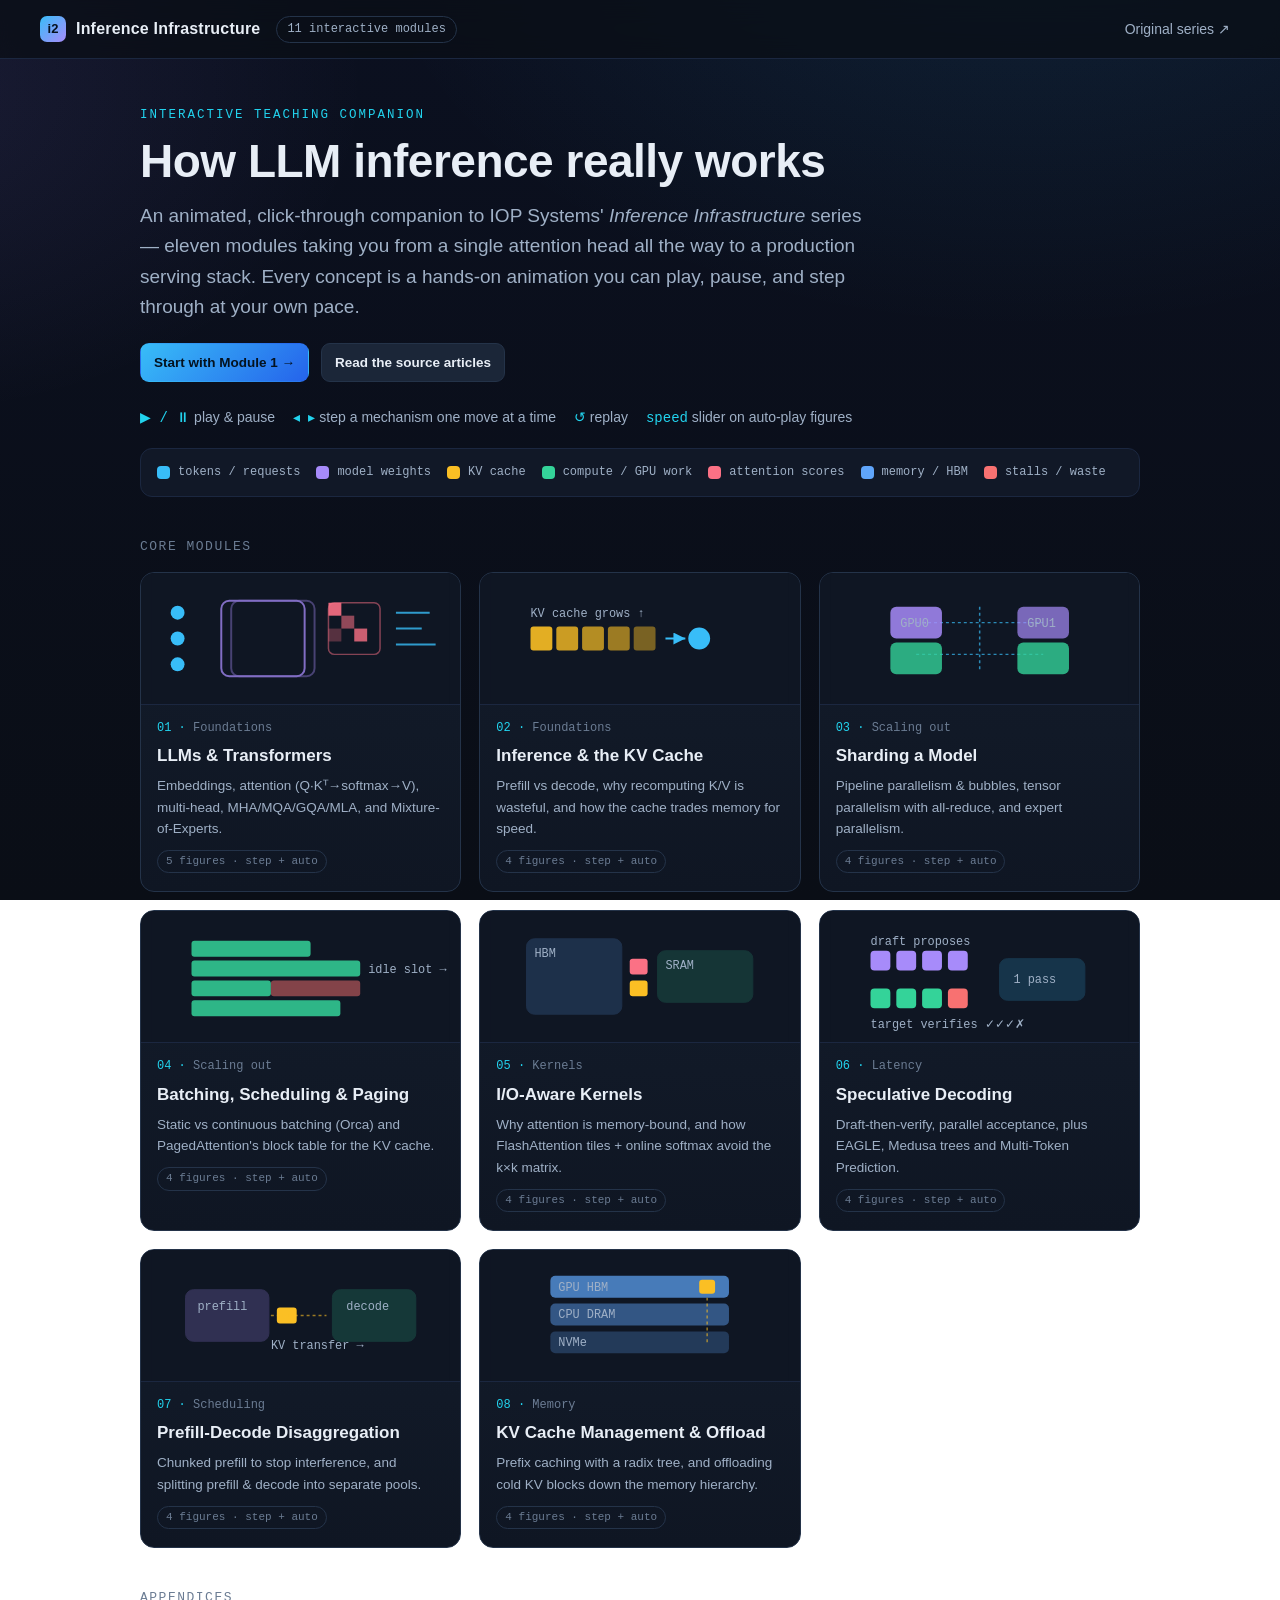
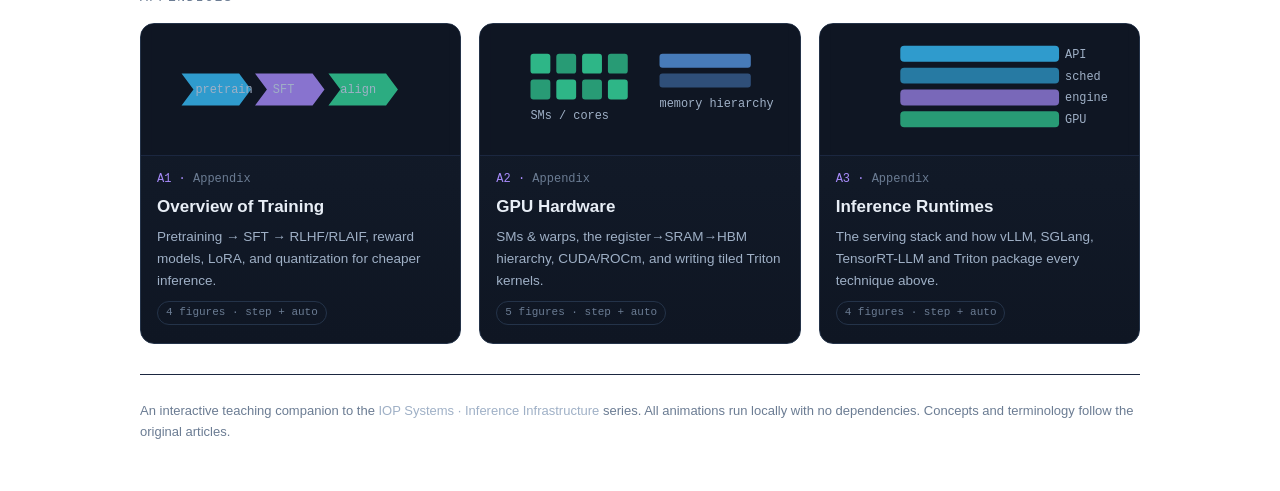
<file: index.html>
<!doctype html>
<html lang="en">
<head>
  <meta charset="utf-8">
  <meta name="viewport" content="width=device-width, initial-scale=1">
  <title>Inference Infrastructure — Interactive Teaching Animations</title>
  <link rel="stylesheet" href="shared.css">
  <style>
    /* index-only flourishes */
    .hub-legend { display:flex; flex-wrap:wrap; gap:16px; margin:18px 0 4px; padding:14px 16px;
      background:var(--panel); border:1px solid var(--border-soft); border-radius:12px; }
    .hub-legend .item{ display:inline-flex; align-items:center; gap:8px; font-family:var(--mono); font-size:12px; color:var(--muted); }
    .hub-legend .sw{ width:13px; height:13px; border-radius:4px; }
    .howto{ display:flex; gap:18px; flex-wrap:wrap; margin:6px 0 8px; color:var(--muted); font-size:14px; }
    .howto .k{ color:var(--accent-2); font-family:var(--mono); }
    .thumb .flow{ animation:flow 3.2s ease-in-out infinite; }
    .thumb .flow2{ animation:flow 3.2s ease-in-out infinite; animation-delay:.5s; }
    .thumb .pulse{ animation:pulse 2.4s ease-in-out infinite; transform-origin:center; }
    .thumb .pulse2{ animation:pulse 2.4s ease-in-out infinite; animation-delay:.8s; }
    .thumb .blink{ animation:blink 2.8s steps(1) infinite; }
    @keyframes flow{ 0%{transform:translateX(0);opacity:.35} 50%{transform:translateX(14px);opacity:1} 100%{transform:translateX(0);opacity:.35} }
    @keyframes pulse{ 0%,100%{opacity:.4} 50%{opacity:1} }
    @keyframes blink{ 0%,49%{opacity:.25} 50%,100%{opacity:1} }
    .modcard .num .grp{ color:var(--faint); }
    .lead-actions{ display:flex; gap:12px; flex-wrap:wrap; margin-top:20px; }
    .lead-actions .btn{ text-decoration:none; }
  </style>
</head>
<body>

  <nav class="topnav">
    <span class="brand"><span class="logo">i2</span> Inference Infrastructure</span>
    <span class="chip">11 interactive modules</span>
    <span class="spacer"></span>
    <a class="navlink" href="https://iop.systems/blog/llm-inference/" target="_blank" rel="noopener">Original series ↗</a>
  </nav>

  <main class="wrap">
    <header class="hero">
      <div class="eyebrow">Interactive teaching companion</div>
      <h1>How LLM inference really works</h1>
      <p class="lead">An animated, click-through companion to IOP Systems' <em>Inference Infrastructure</em>
      series — eleven modules taking you from a single attention head all the way to a
      production serving stack. Every concept is a hands-on animation you can play, pause,
      and step through at your own pace.</p>
      <div class="lead-actions">
        <a class="btn primary" href="m01-transformers.html">Start with Module 1 →</a>
        <a class="btn" href="https://iop.systems/blog/llm-inference/" target="_blank" rel="noopener">Read the source articles</a>
      </div>
    </header>

    <div class="howto">
      <span><span class="k">▶ / ⏸</span> play &amp; pause</span>
      <span><span class="k">◂ ▸</span> step a mechanism one move at a time</span>
      <span><span class="k">↺</span> replay</span>
      <span><span class="k">speed</span> slider on auto-play figures</span>
    </div>

    <div class="hub-legend" aria-label="Color legend used across all modules">
      <span class="item"><span class="sw" style="background:var(--token)"></span>tokens / requests</span>
      <span class="item"><span class="sw" style="background:var(--weight)"></span>model weights</span>
      <span class="item"><span class="sw" style="background:var(--kv)"></span>KV cache</span>
      <span class="item"><span class="sw" style="background:var(--compute)"></span>compute / GPU work</span>
      <span class="item"><span class="sw" style="background:var(--attn)"></span>attention scores</span>
      <span class="item"><span class="sw" style="background:var(--mem)"></span>memory / HBM</span>
      <span class="item"><span class="sw" style="background:var(--warn)"></span>stalls / waste</span>
    </div>

    <div class="section-title">Core modules</div>
    <div class="grid">

      <!-- 1 -->
      <a class="modcard" href="m01-transformers.html">
        <div class="thumb"><svg viewBox="0 0 300 132" xmlns="http://www.w3.org/2000/svg">
          <rect width="300" height="132" fill="var(--panel-2)"/>
          <g>
            <circle class="flow" cx="26" cy="40" r="7" fill="var(--token)"/>
            <circle class="flow" cx="26" cy="66" r="7" fill="var(--token)"/>
            <circle class="flow2" cx="26" cy="92" r="7" fill="var(--token)"/>
          </g>
          <g fill="none" stroke="var(--weight)" stroke-width="2" opacity=".75">
            <rect x="70" y="28" width="84" height="76" rx="8"/>
            <rect x="80" y="28" width="84" height="76" rx="8" opacity=".5"/>
          </g>
          <g>
            <rect x="178" y="30" width="52" height="52" rx="6" fill="none" stroke="var(--attn)" stroke-width="1.5" opacity=".5"/>
            <rect x="178" y="30" width="13" height="13" fill="var(--attn)" opacity=".9" class="pulse"/>
            <rect x="191" y="43" width="13" height="13" fill="var(--attn)" opacity=".55"/>
            <rect x="204" y="56" width="13" height="13" fill="var(--attn)" opacity=".8" class="pulse2"/>
            <rect x="178" y="56" width="13" height="13" fill="var(--attn)" opacity=".3"/>
          </g>
          <g stroke="var(--accent)" stroke-width="2"><path d="M246 40 H280 M246 56 H272 M246 72 H286" opacity=".8"/></g>
        </svg></div>
        <div class="body">
          <div class="num">01 · <span class="grp">Foundations</span></div>
          <h3>LLMs &amp; Transformers</h3>
          <p>Embeddings, attention (Q·Kᵀ→softmax→V), multi-head, MHA/MQA/GQA/MLA, and Mixture-of-Experts.</p>
          <span class="pill">5 figures · step + auto</span>
        </div>
      </a>

      <!-- 2 -->
      <a class="modcard" href="m02-kvcache.html">
        <div class="thumb"><svg viewBox="0 0 300 132" xmlns="http://www.w3.org/2000/svg">
          <rect width="300" height="132" fill="var(--panel-2)"/>
          <g>
            <rect x="40" y="54" width="22" height="24" rx="3" fill="var(--kv)" opacity=".9"/>
            <rect x="66" y="54" width="22" height="24" rx="3" fill="var(--kv)" opacity=".8"/>
            <rect x="92" y="54" width="22" height="24" rx="3" fill="var(--kv)" opacity=".7"/>
            <rect x="118" y="54" width="22" height="24" rx="3" fill="var(--kv)" opacity=".6"/>
            <rect x="144" y="54" width="22" height="24" rx="3" fill="var(--kv)" opacity=".45" class="blink"/>
          </g>
          <circle cx="210" cy="66" r="11" fill="var(--token)" class="pulse"/>
          <path d="M176 66 H196" stroke="var(--accent)" stroke-width="2" marker-end="url(#a2)"/>
          <text x="40" y="44" class="svg-label" font-size="11">KV cache grows ↑</text>
          <defs><marker id="a2" markerWidth="8" markerHeight="8" refX="6" refY="3" orient="auto"><path d="M0 0 L6 3 L0 6 z" fill="var(--accent)"/></marker></defs>
        </svg></div>
        <div class="body">
          <div class="num">02 · <span class="grp">Foundations</span></div>
          <h3>Inference &amp; the KV Cache</h3>
          <p>Prefill vs decode, why recomputing K/V is wasteful, and how the cache trades memory for speed.</p>
          <span class="pill">4 figures · step + auto</span>
        </div>
      </a>

      <!-- 3 -->
      <a class="modcard" href="m03-sharding.html">
        <div class="thumb"><svg viewBox="0 0 300 132" xmlns="http://www.w3.org/2000/svg">
          <rect width="300" height="132" fill="var(--panel-2)"/>
          <g stroke="var(--accent)" stroke-width="1.5" stroke-dasharray="3 3" opacity=".7">
            <path d="M86 50 H214 M86 82 H214 M150 34 V98"/>
          </g>
          <g>
            <rect x="60" y="34" width="52" height="32" rx="6" fill="var(--weight)" opacity=".85"/>
            <rect x="188" y="34" width="52" height="32" rx="6" fill="var(--weight)" opacity=".7"/>
            <rect x="60" y="70" width="52" height="32" rx="6" fill="var(--compute)" opacity=".8" class="pulse"/>
            <rect x="188" y="70" width="52" height="32" rx="6" fill="var(--compute)" opacity=".8" class="pulse2"/>
          </g>
          <text x="70" y="54" class="svg-label" font-size="10" fill="#06121f">GPU0</text>
          <text x="198" y="54" class="svg-label" font-size="10" fill="#06121f">GPU1</text>
        </svg></div>
        <div class="body">
          <div class="num">03 · <span class="grp">Scaling out</span></div>
          <h3>Sharding a Model</h3>
          <p>Pipeline parallelism &amp; bubbles, tensor parallelism with all-reduce, and expert parallelism.</p>
          <span class="pill">4 figures · step + auto</span>
        </div>
      </a>

      <!-- 4 -->
      <a class="modcard" href="m04-batching.html">
        <div class="thumb"><svg viewBox="0 0 300 132" xmlns="http://www.w3.org/2000/svg">
          <rect width="300" height="132" fill="var(--panel-2)"/>
          <g>
            <rect x="40" y="30" width="120" height="16" rx="3" fill="var(--compute)" opacity=".85"/>
            <rect x="40" y="50" width="170" height="16" rx="3" fill="var(--compute)" opacity=".85"/>
            <rect x="40" y="70" width="80" height="16" rx="3" fill="var(--compute)" opacity=".85"/>
            <rect x="120" y="70" width="90" height="16" rx="3" fill="var(--warn)" opacity=".5" class="blink"/>
            <rect x="40" y="90" width="150" height="16" rx="3" fill="var(--compute)" opacity=".85"/>
          </g>
          <text x="218" y="62" class="svg-label" font-size="10">idle slot →</text>
        </svg></div>
        <div class="body">
          <div class="num">04 · <span class="grp">Scaling out</span></div>
          <h3>Batching, Scheduling &amp; Paging</h3>
          <p>Static vs continuous batching (Orca) and PagedAttention's block table for the KV cache.</p>
          <span class="pill">4 figures · step + auto</span>
        </div>
      </a>

      <!-- 5 -->
      <a class="modcard" href="m05-flashattention.html">
        <div class="thumb"><svg viewBox="0 0 300 132" xmlns="http://www.w3.org/2000/svg">
          <rect width="300" height="132" fill="var(--panel-2)"/>
          <rect x="36" y="28" width="96" height="76" rx="8" fill="var(--mem)" opacity=".18" stroke="var(--mem)"/>
          <text x="44" y="46" class="svg-label" font-size="11" fill="var(--mem)">HBM</text>
          <rect x="168" y="40" width="96" height="52" rx="8" fill="var(--compute)" opacity=".16" stroke="var(--compute)"/>
          <text x="176" y="58" class="svg-label" font-size="11" fill="var(--compute)">SRAM</text>
          <g>
            <rect class="flow" x="140" y="48" width="18" height="16" rx="3" fill="var(--attn)"/>
            <rect class="flow2" x="140" y="70" width="18" height="16" rx="3" fill="var(--kv)"/>
          </g>
        </svg></div>
        <div class="body">
          <div class="num">05 · <span class="grp">Kernels</span></div>
          <h3>I/O-Aware Kernels</h3>
          <p>Why attention is memory-bound, and how FlashAttention tiles + online softmax avoid the k×k matrix.</p>
          <span class="pill">4 figures · step + auto</span>
        </div>
      </a>

      <!-- 6 -->
      <a class="modcard" href="m06-speculative.html">
        <div class="thumb"><svg viewBox="0 0 300 132" xmlns="http://www.w3.org/2000/svg">
          <rect width="300" height="132" fill="var(--panel-2)"/>
          <g>
            <rect x="40" y="40" width="20" height="20" rx="4" fill="var(--weight)"/>
            <rect x="66" y="40" width="20" height="20" rx="4" fill="var(--weight)"/>
            <rect x="92" y="40" width="20" height="20" rx="4" fill="var(--weight)"/>
            <rect x="118" y="40" width="20" height="20" rx="4" fill="var(--weight)"/>
            <text x="40" y="34" class="svg-label" font-size="10">draft proposes</text>
          </g>
          <g>
            <rect x="40" y="78" width="20" height="20" rx="4" fill="var(--good)"/>
            <rect x="66" y="78" width="20" height="20" rx="4" fill="var(--good)"/>
            <rect x="92" y="78" width="20" height="20" rx="4" fill="var(--good)"/>
            <rect x="118" y="78" width="20" height="20" rx="4" fill="var(--warn)" class="blink"/>
            <text x="40" y="118" class="svg-label" font-size="10">target verifies ✓✓✓✗</text>
          </g>
          <rect x="170" y="48" width="86" height="42" rx="8" fill="var(--accent)" opacity=".18" stroke="var(--accent)"/>
          <text x="184" y="73" class="svg-label" font-size="11" fill="var(--accent-2)">1 pass</text>
        </svg></div>
        <div class="body">
          <div class="num">06 · <span class="grp">Latency</span></div>
          <h3>Speculative Decoding</h3>
          <p>Draft-then-verify, parallel acceptance, plus EAGLE, Medusa trees and Multi-Token Prediction.</p>
          <span class="pill">4 figures · step + auto</span>
        </div>
      </a>

      <!-- 7 -->
      <a class="modcard" href="m07-disaggregation.html">
        <div class="thumb"><svg viewBox="0 0 300 132" xmlns="http://www.w3.org/2000/svg">
          <rect width="300" height="132" fill="var(--panel-2)"/>
          <rect x="34" y="40" width="84" height="52" rx="8" fill="var(--weight)" opacity=".22" stroke="var(--weight)"/>
          <text x="46" y="60" class="svg-label" font-size="11" fill="var(--weight)">prefill</text>
          <rect x="182" y="40" width="84" height="52" rx="8" fill="var(--compute)" opacity=".18" stroke="var(--compute)"/>
          <text x="196" y="60" class="svg-label" font-size="11" fill="var(--compute)">decode</text>
          <rect class="flow" x="126" y="58" width="20" height="16" rx="3" fill="var(--kv)"/>
          <path d="M120 66 H176" stroke="var(--kv)" stroke-width="1.5" stroke-dasharray="3 3" opacity=".6"/>
          <text x="120" y="100" class="svg-label" font-size="10">KV transfer →</text>
        </svg></div>
        <div class="body">
          <div class="num">07 · <span class="grp">Scheduling</span></div>
          <h3>Prefill-Decode Disaggregation</h3>
          <p>Chunked prefill to stop interference, and splitting prefill &amp; decode into separate pools.</p>
          <span class="pill">4 figures · step + auto</span>
        </div>
      </a>

      <!-- 8 -->
      <a class="modcard" href="m08-kvoffload.html">
        <div class="thumb"><svg viewBox="0 0 300 132" xmlns="http://www.w3.org/2000/svg">
          <rect width="300" height="132" fill="var(--panel-2)"/>
          <rect x="60" y="26" width="180" height="22" rx="5" fill="var(--mem)" opacity=".7"/>
          <rect x="60" y="54" width="180" height="22" rx="5" fill="var(--mem)" opacity=".45"/>
          <rect x="60" y="82" width="180" height="22" rx="5" fill="var(--mem)" opacity=".25"/>
          <text x="68" y="41" class="svg-label" font-size="10" fill="#06121f">GPU HBM</text>
          <text x="68" y="69" class="svg-label" font-size="10">CPU DRAM</text>
          <text x="68" y="97" class="svg-label" font-size="10">NVMe</text>
          <rect class="flow2" x="210" y="30" width="16" height="14" rx="3" fill="var(--kv)"/>
          <path d="M218 48 V96" stroke="var(--kv)" stroke-width="1.5" stroke-dasharray="3 3" opacity=".6"/>
        </svg></div>
        <div class="body">
          <div class="num">08 · <span class="grp">Memory</span></div>
          <h3>KV Cache Management &amp; Offload</h3>
          <p>Prefix caching with a radix tree, and offloading cold KV blocks down the memory hierarchy.</p>
          <span class="pill">4 figures · step + auto</span>
        </div>
      </a>

    </div>

    <div class="section-title">Appendices</div>
    <div class="grid">

      <!-- 9 -->
      <a class="modcard" href="m09-training.html">
        <div class="thumb"><svg viewBox="0 0 300 132" xmlns="http://www.w3.org/2000/svg">
          <rect width="300" height="132" fill="var(--panel-2)"/>
          <g font-size="10">
            <path d="M30 50 h58 l12 16 -12 16 h-58 l12 -16 z" fill="var(--token)" opacity=".8"/>
            <path d="M104 50 h58 l12 16 -12 16 h-58 l12 -16 z" fill="var(--weight)" opacity=".8" class="pulse"/>
            <path d="M178 50 h58 l12 16 -12 16 h-58 l12 -16 z" fill="var(--good)" opacity=".8" class="pulse2"/>
          </g>
          <text x="44" y="70" class="svg-label" font-size="9" fill="#06121f">pretrain</text>
          <text x="122" y="70" class="svg-label" font-size="9" fill="#06121f">SFT</text>
          <text x="190" y="70" class="svg-label" font-size="9" fill="#06121f">align</text>
        </svg></div>
        <div class="body">
          <div class="num badge-appendix">A1 · <span class="grp">Appendix</span></div>
          <h3>Overview of Training</h3>
          <p>Pretraining → SFT → RLHF/RLAIF, reward models, LoRA, and quantization for cheaper inference.</p>
          <span class="pill">4 figures · step + auto</span>
        </div>
      </a>

      <!-- 10 -->
      <a class="modcard" href="m10-hardware.html">
        <div class="thumb"><svg viewBox="0 0 300 132" xmlns="http://www.w3.org/2000/svg">
          <rect width="300" height="132" fill="var(--panel-2)"/>
          <g fill="var(--compute)">
            <rect x="40" y="30" width="20" height="20" rx="3" opacity=".85" class="pulse"/>
            <rect x="66" y="30" width="20" height="20" rx="3" opacity=".7"/>
            <rect x="92" y="30" width="20" height="20" rx="3" opacity=".85" class="pulse2"/>
            <rect x="118" y="30" width="20" height="20" rx="3" opacity=".7"/>
            <rect x="40" y="56" width="20" height="20" rx="3" opacity=".7"/>
            <rect x="66" y="56" width="20" height="20" rx="3" opacity=".85" class="pulse"/>
            <rect x="92" y="56" width="20" height="20" rx="3" opacity=".7"/>
            <rect x="118" y="56" width="20" height="20" rx="3" opacity=".85" class="pulse2"/>
          </g>
          <text x="40" y="96" class="svg-label" font-size="10" fill="var(--compute)">SMs / cores</text>
          <rect x="170" y="30" width="92" height="14" rx="3" fill="var(--mem)" opacity=".7"/>
          <rect x="170" y="50" width="92" height="14" rx="3" fill="var(--mem)" opacity=".4"/>
          <text x="170" y="84" class="svg-label" font-size="10" fill="var(--mem)">memory hierarchy</text>
        </svg></div>
        <div class="body">
          <div class="num badge-appendix">A2 · <span class="grp">Appendix</span></div>
          <h3>GPU Hardware</h3>
          <p>SMs &amp; warps, the register→SRAM→HBM hierarchy, CUDA/ROCm, and writing tiled Triton kernels.</p>
          <span class="pill">5 figures · step + auto</span>
        </div>
      </a>

      <!-- 11 -->
      <a class="modcard" href="m11-runtimes.html">
        <div class="thumb"><svg viewBox="0 0 300 132" xmlns="http://www.w3.org/2000/svg">
          <rect width="300" height="132" fill="var(--panel-2)"/>
          <g>
            <rect x="70" y="22" width="160" height="16" rx="4" fill="var(--token)" opacity=".8"/>
            <rect x="70" y="44" width="160" height="16" rx="4" fill="var(--accent)" opacity=".6"/>
            <rect x="70" y="66" width="160" height="16" rx="4" fill="var(--weight)" opacity=".7" class="pulse"/>
            <rect x="70" y="88" width="160" height="16" rx="4" fill="var(--compute)" opacity=".7"/>
          </g>
          <text x="236" y="34" class="svg-label" font-size="9">API</text>
          <text x="236" y="56" class="svg-label" font-size="9">sched</text>
          <text x="236" y="78" class="svg-label" font-size="9">engine</text>
          <text x="236" y="100" class="svg-label" font-size="9">GPU</text>
        </svg></div>
        <div class="body">
          <div class="num badge-appendix">A3 · <span class="grp">Appendix</span></div>
          <h3>Inference Runtimes</h3>
          <p>The serving stack and how vLLM, SGLang, TensorRT-LLM and Triton package every technique above.</p>
          <span class="pill">4 figures · step + auto</span>
        </div>
      </a>

    </div>

    <footer class="foot">
      An interactive teaching companion to the
      <a href="https://iop.systems/blog/llm-inference/" target="_blank" rel="noopener">IOP Systems · Inference Infrastructure</a>
      series. All animations run locally with no dependencies. Concepts and terminology follow the original articles.
    </footer>
  </main>
</body>
</html>
</file>
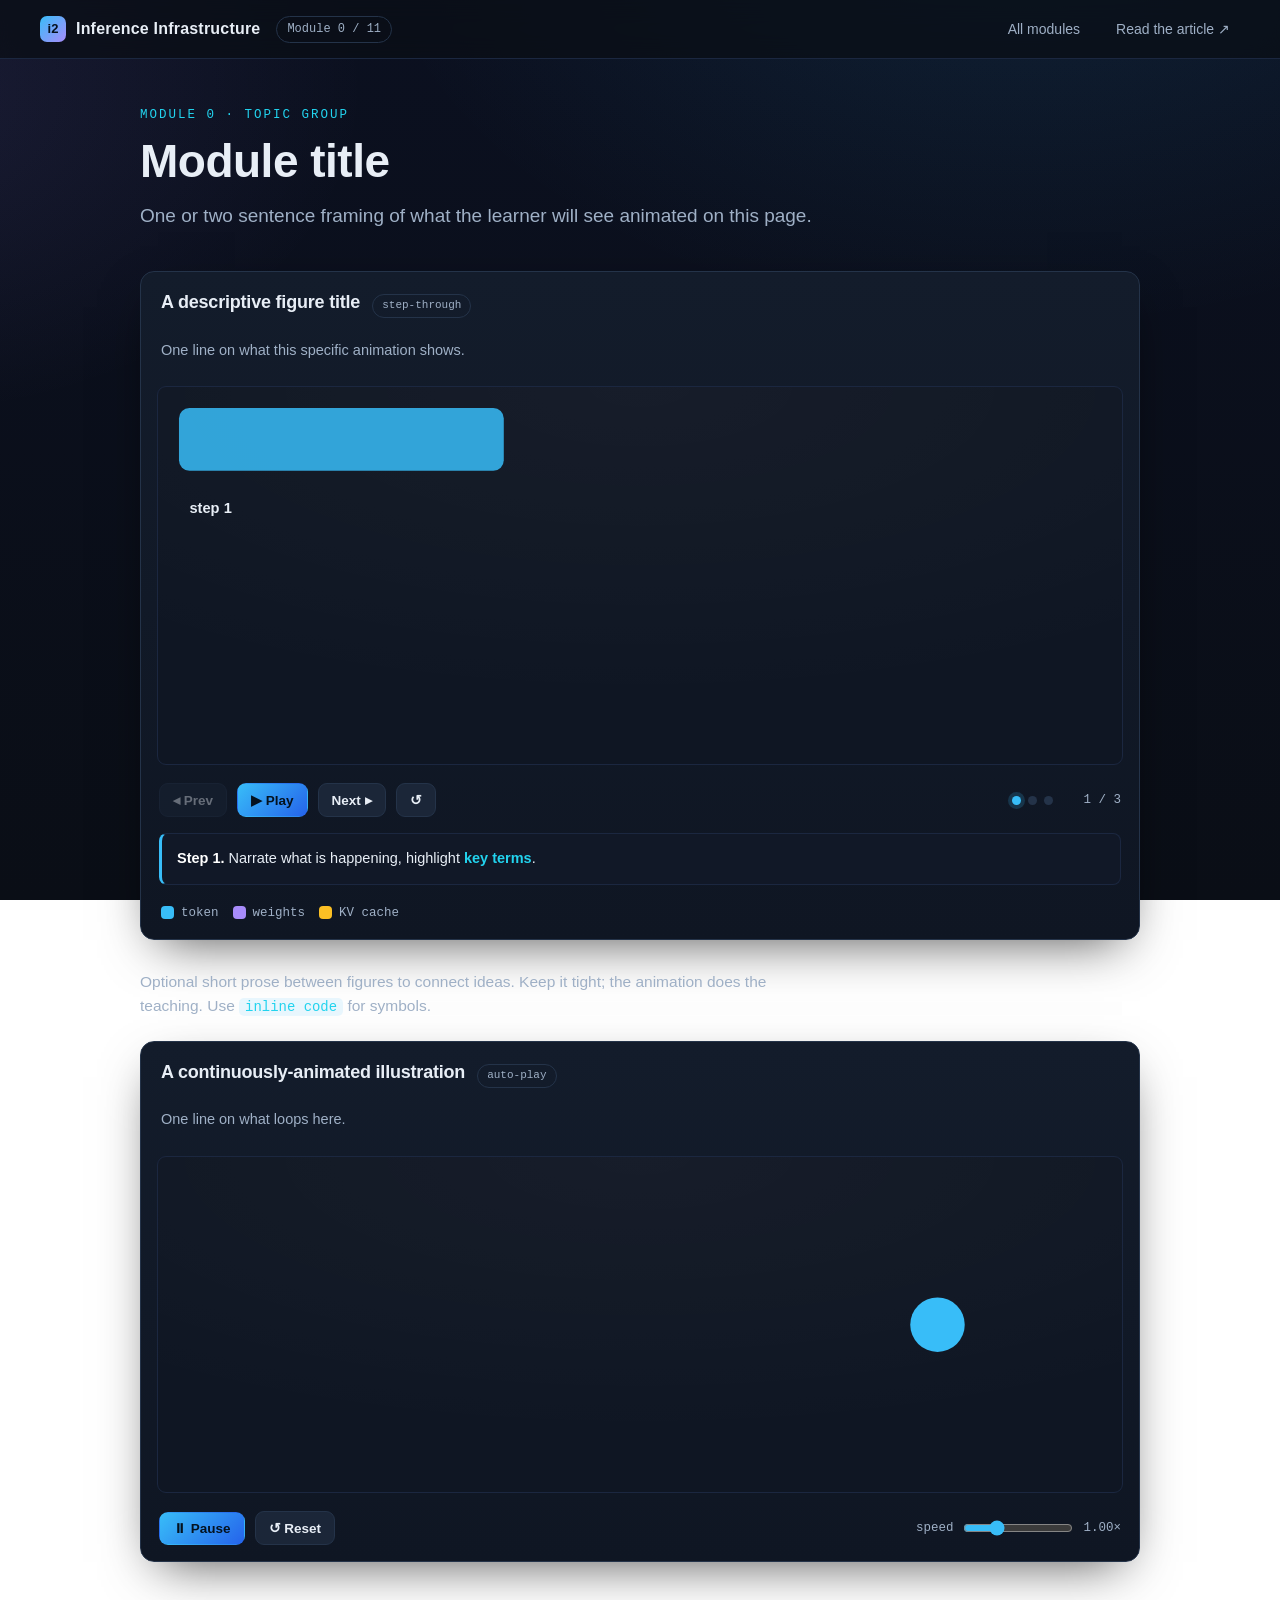
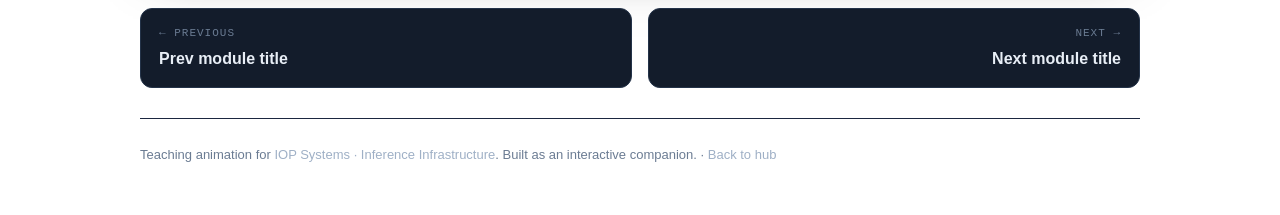
<file: _TEMPLATE.html>
<!doctype html>
<!-- =====================================================================
     MODULE PAGE TEMPLATE  — copy this structure exactly.
     Replace: page <title>, data-mod number, hero text, figures, pager.
     Keep the <head> links to shared.css / shared.js unchanged.
     Two animation patterns are demonstrated below:
       FIGURE A = IOP.Stepper  (discrete step-through, for mechanisms)
       FIGURE B = IOP.Loop     (continuous auto-play, for illustrations)
     ===================================================================== -->
<html lang="en">
<head>
  <meta charset="utf-8">
  <meta name="viewport" content="width=device-width, initial-scale=1">
  <title>MODULE TITLE — IOP Inference</title>
  <link rel="stylesheet" href="shared.css">
</head>
<body>

  <!-- ----- top nav: keep identical across pages; update prev/next hrefs ----- -->
  <nav class="topnav">
    <a class="brand" href="index.html"><span class="logo">i2</span> Inference Infrastructure</a>
    <span class="chip">Module&nbsp;0 / 11</span>
    <span class="spacer"></span>
    <a class="navlink" href="index.html">All modules</a>
    <a class="navlink" href="https://iop.systems/blog/llm-inference/SLUG/" target="_blank" rel="noopener">Read the article ↗</a>
  </nav>

  <main class="wrap">
    <header class="hero">
      <div class="eyebrow">Module 0 · Topic group</div>
      <h1>Module title</h1>
      <p class="lead">One or two sentence framing of what the learner will see animated on this page.</p>
    </header>

    <!-- ================= FIGURE A — Stepper example ================= -->
    <section class="figure">
      <header>
        <h3>A descriptive figure title</h3>
        <span class="tag">step-through</span>
      </header>
      <p class="blurb">One line on what this specific animation shows.</p>

      <div class="stage">
        <svg id="svgA" viewBox="0 0 920 360" role="img" aria-label="describe the figure"></svg>
      </div>

      <div id="ctrlA"></div>                 <!-- control bar mounts here -->
      <div id="capA" class="caption"></div>  <!-- step narration mounts here -->

      <div class="legend">
        <span class="item"><span class="sw" style="background:var(--token)"></span> token</span>
        <span class="item"><span class="sw" style="background:var(--weight)"></span> weights</span>
        <span class="item"><span class="sw" style="background:var(--kv)"></span> KV cache</span>
      </div>
    </section>

    <div class="prose">
      <p>Optional short prose between figures to connect ideas. Keep it tight; the
      animation does the teaching. Use <code>inline code</code> for symbols.</p>
    </div>

    <!-- ================= FIGURE B — Loop example ================= -->
    <section class="figure">
      <header>
        <h3>A continuously-animated illustration</h3>
        <span class="tag">auto-play</span>
      </header>
      <p class="blurb">One line on what loops here.</p>
      <div class="stage">
        <svg id="svgB" viewBox="0 0 920 320" role="img" aria-label="describe"></svg>
      </div>
      <div id="ctrlB"></div>
    </section>

    <!-- ----- prev / next module ----- -->
    <nav class="pager">
      <a class="prev" href="PREV.html"><span class="dir">← Previous</span><span class="ttl">Prev module title</span></a>
      <a class="next" href="NEXT.html"><span class="dir">Next →</span><span class="ttl">Next module title</span></a>
    </nav>

    <footer class="foot">
      Teaching animation for <a href="https://iop.systems/blog/llm-inference/" target="_blank" rel="noopener">IOP Systems · Inference Infrastructure</a>.
      Built as an interactive companion. · <a href="index.html">Back to hub</a>
    </footer>
  </main>

  <script src="shared.js"></script>
  <script>
  // ===================== FIGURE A — Stepper wiring =====================
  (function () {
    const svg = document.getElementById("svgA");
    const { S, C, clear, lerp, ease } = IOP;

    // Build any persistent scaffold once here (axes, frames) ...
    // Then draw per-step in render(step, p). p = 0..1 entrance progress.
    function render(step, p) {
      clear(svg);
      // EXAMPLE placeholder content — replace with real teaching visual:
      svg.appendChild(S("rect",{x:20,y:20,width:300*p+10,height:60,rx:10,
        fill:C.token,opacity:.85}));
      svg.appendChild(S("text",{x:30,y:120,class:"svg-title",text:"step "+(step+1)}));
    }

    IOP.Stepper({
      controls: document.getElementById("ctrlA"),
      caption:  document.getElementById("capA"),
      captions: [
        "<b>Step 1.</b> Narrate what is happening, highlight <span class='k'>key terms</span>.",
        "<b>Step 2.</b> Next idea.",
        "<b>Step 3.</b> Conclusion.",
      ],
      render,
      dwell: 1700,
      autoplay: false,
    });
  })();

  // ===================== FIGURE B — Loop wiring =====================
  (function () {
    const svg = document.getElementById("svgB");
    const { S, C, clear } = IOP;
    function render(t) {
      clear(svg);
      const x = 60 + (Math.sin(t) * 0.5 + 0.5) * 700;
      svg.appendChild(S("circle",{cx:x,cy:160,r:26,fill:C.accent}));
    }
    IOP.Loop({ controls: document.getElementById("ctrlB"), render, autoplay: true, speed: 1 });
  })();
  </script>
</body>
</html>
</file>
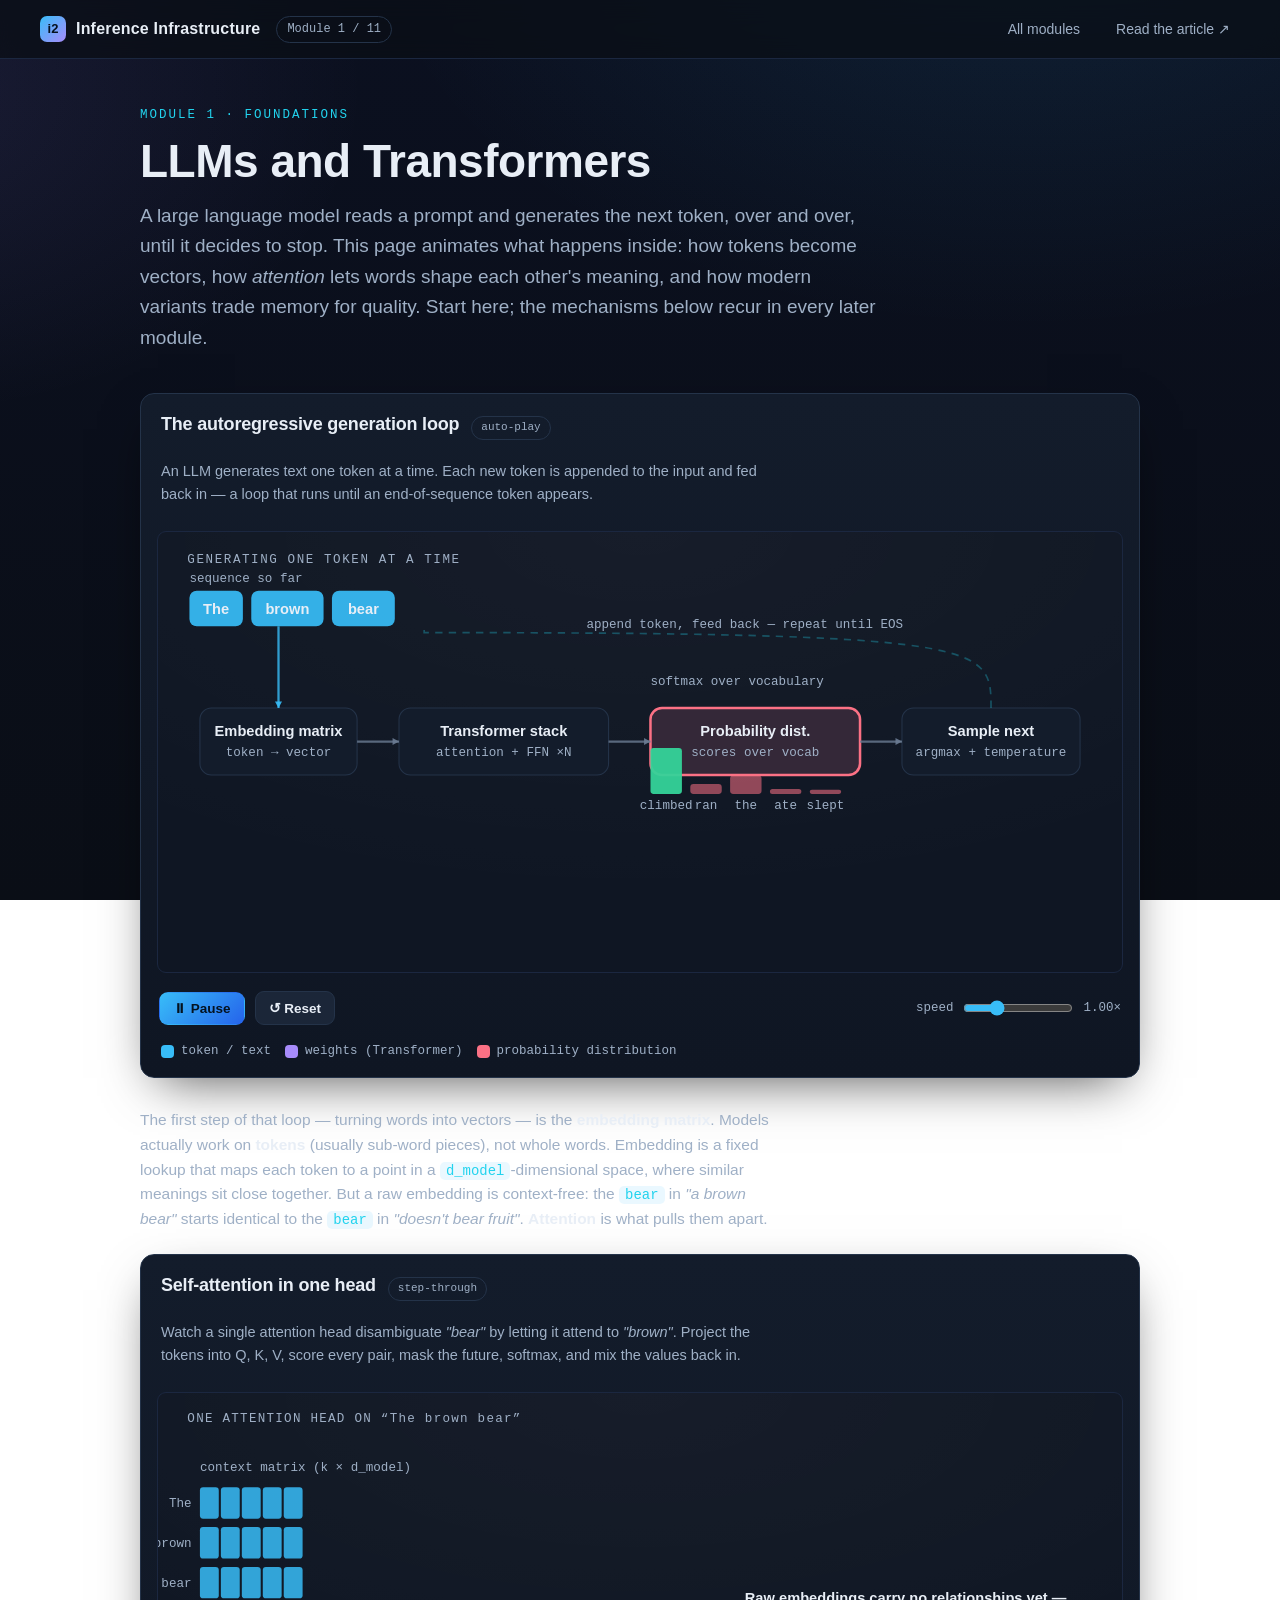
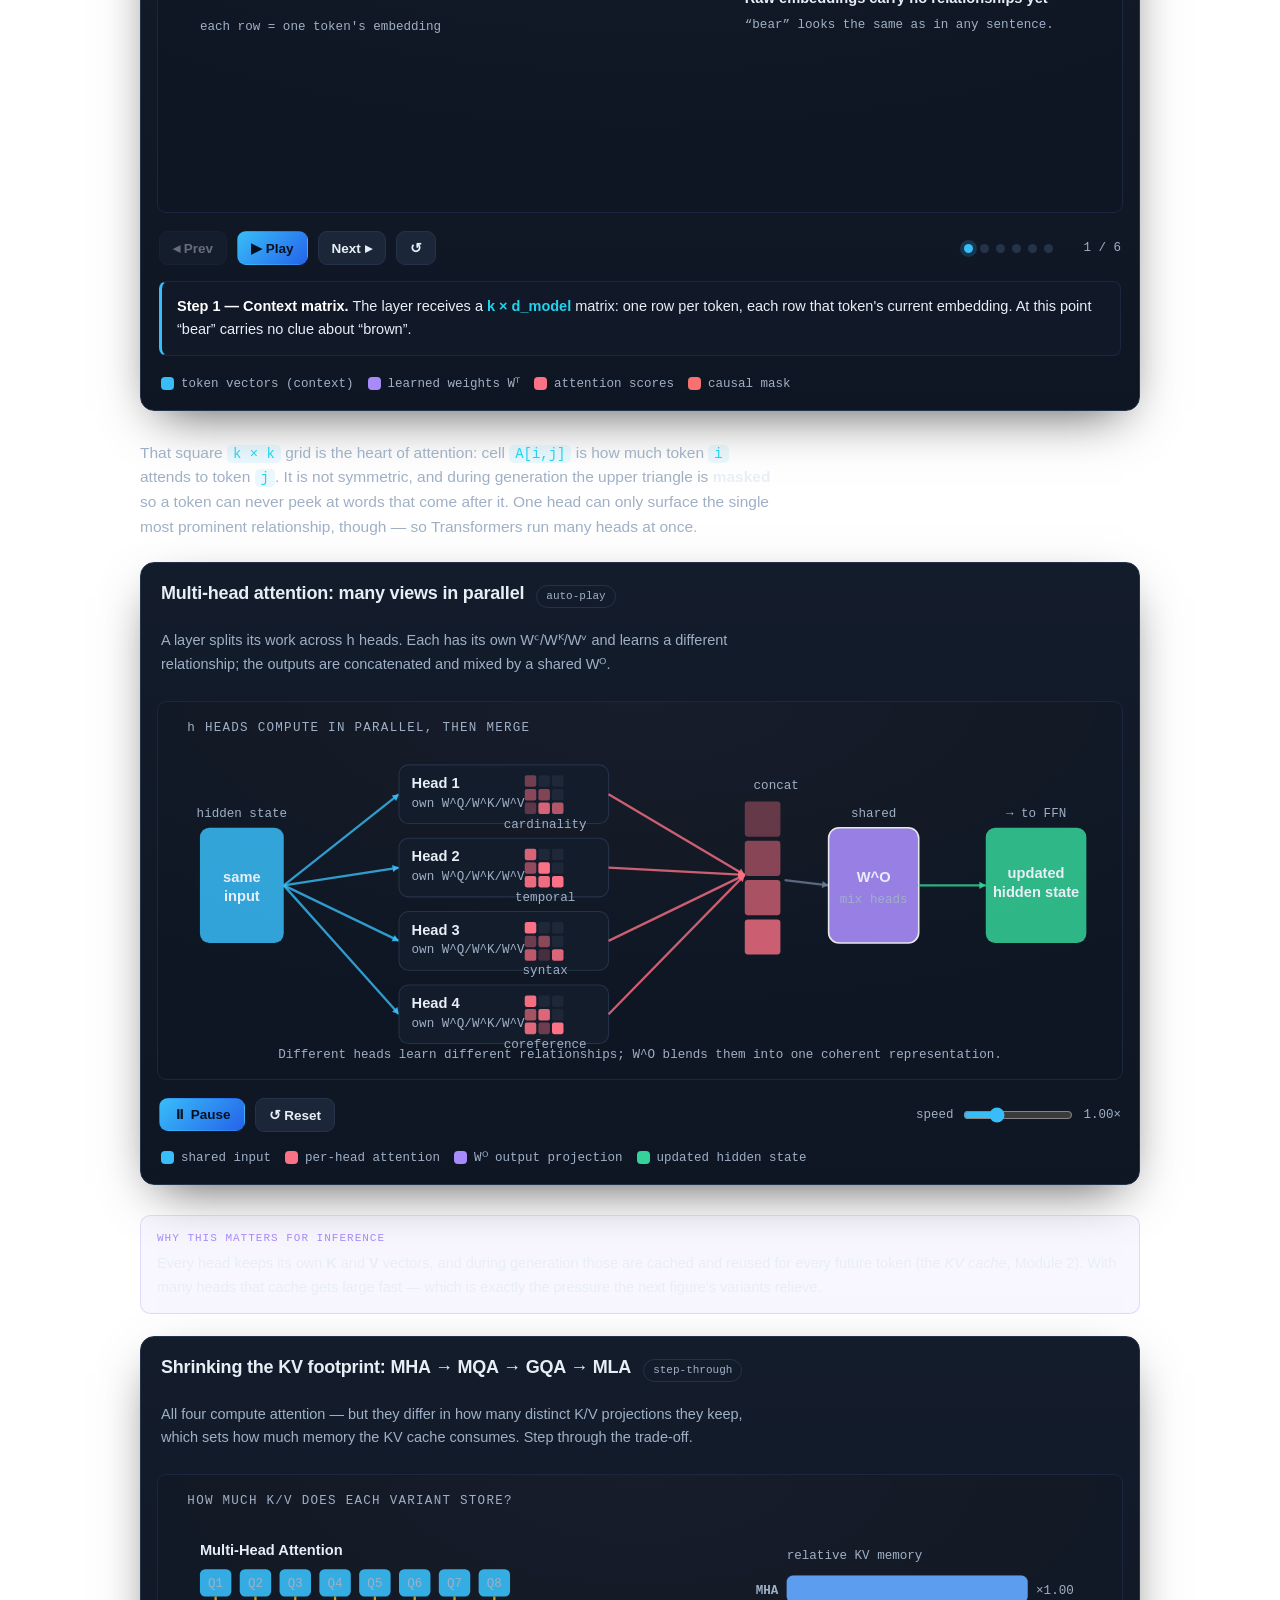
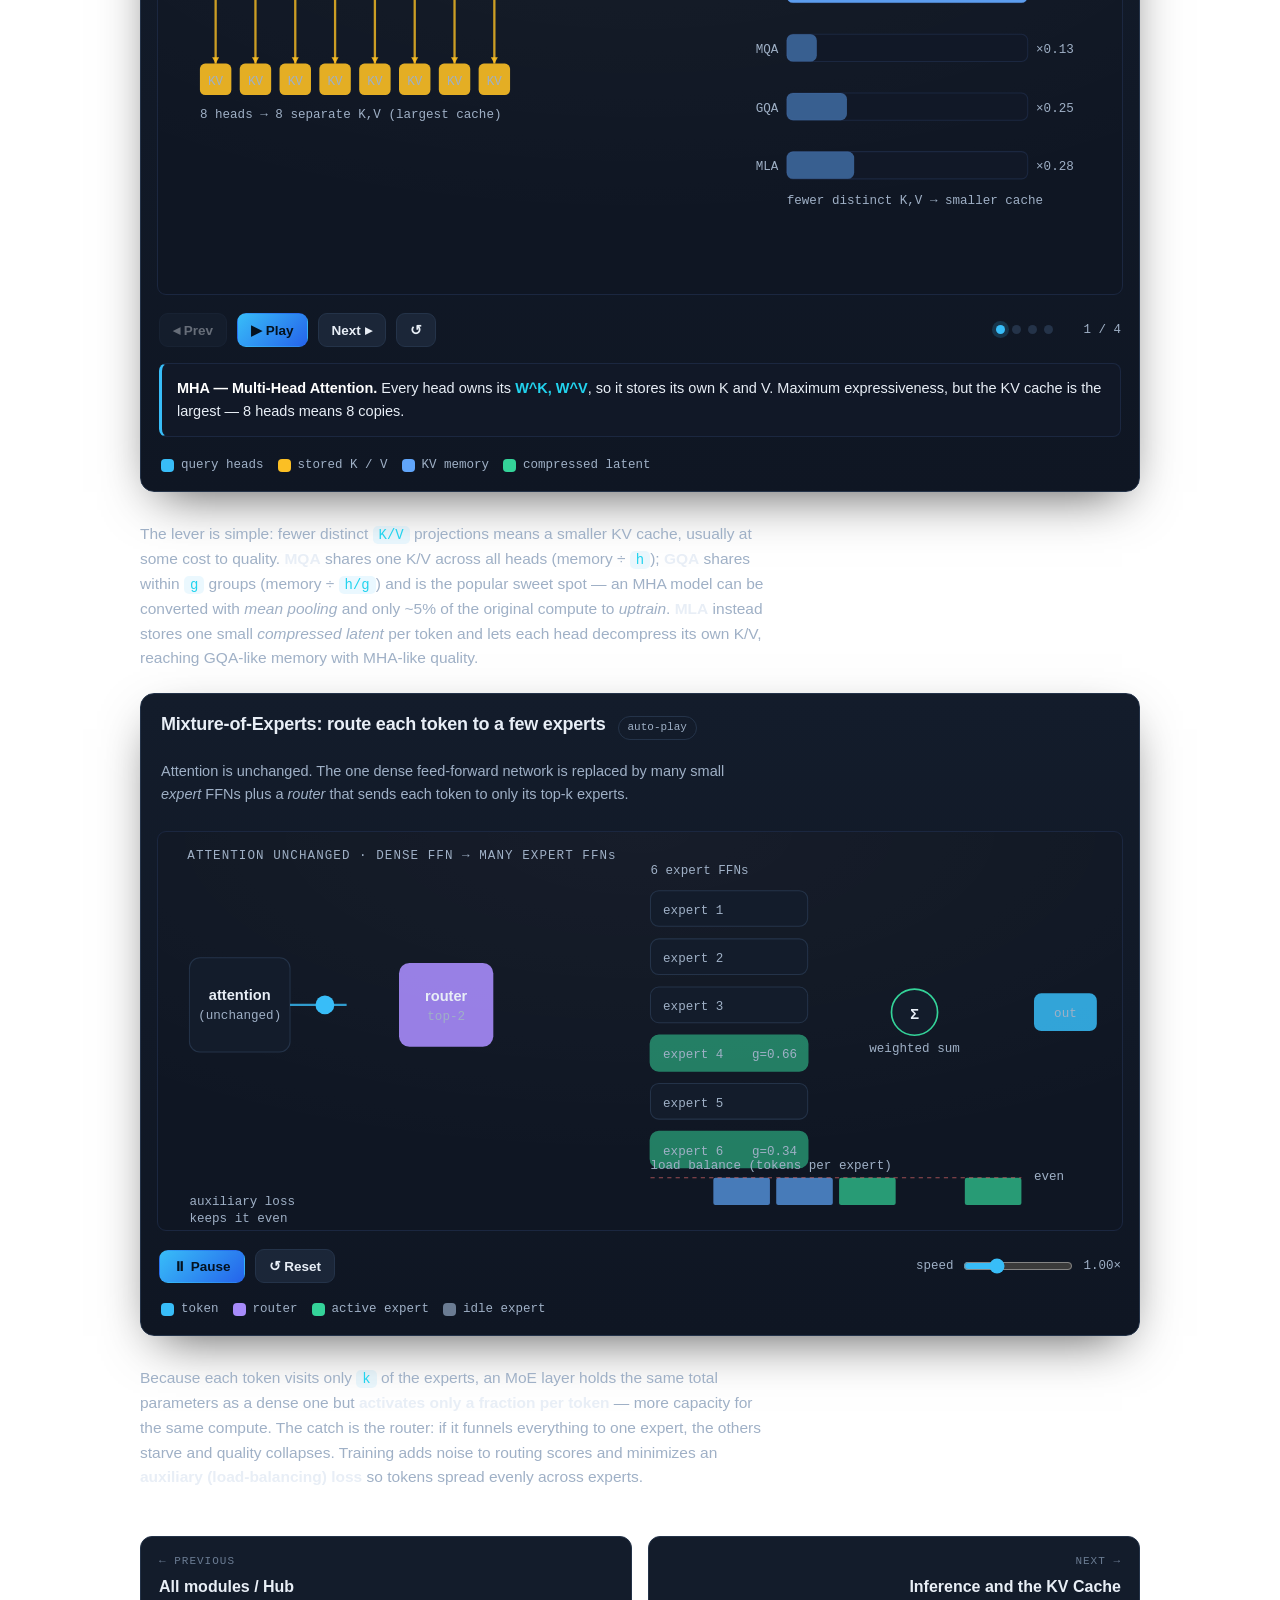
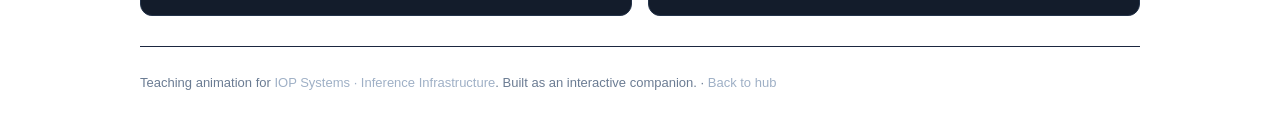
<file: m01-transformers.html>
<!doctype html>
<!-- =====================================================================
     MODULE 1 — LLMs and Transformers
     Interactive companion for IOP Systems · Inference Infrastructure.
     Uses shared.css + shared.js only. Vanilla JS + inline SVG. Offline.
     ===================================================================== -->
<html lang="en">
<head>
  <meta charset="utf-8">
  <meta name="viewport" content="width=device-width, initial-scale=1">
  <title>LLMs and Transformers — IOP Inference</title>
  <link rel="stylesheet" href="shared.css">
</head>
<body>

  <!-- ----- top nav ----- -->
  <nav class="topnav">
    <a class="brand" href="index.html"><span class="logo">i2</span> Inference Infrastructure</a>
    <span class="chip">Module&nbsp;1 / 11</span>
    <span class="spacer"></span>
    <a class="navlink" href="index.html">All modules</a>
    <a class="navlink" href="https://iop.systems/blog/llm-inference/transformers/" target="_blank" rel="noopener">Read the article ↗</a>
  </nav>

  <main class="wrap">
    <header class="hero">
      <div class="eyebrow">Module 1 · Foundations</div>
      <h1>LLMs and Transformers</h1>
      <p class="lead">A large language model reads a prompt and generates the next token, over and over,
      until it decides to stop. This page animates what happens inside: how tokens become vectors, how
      <em>attention</em> lets words shape each other's meaning, and how modern variants trade memory for
      quality. Start here; the mechanisms below recur in every later module.</p>
    </header>

    <!-- ================= FIGURE 1 — Autoregressive loop (Loop) ================= -->
    <section class="figure">
      <header>
        <h3>The autoregressive generation loop</h3>
        <span class="tag">auto-play</span>
      </header>
      <p class="blurb">An LLM generates text one token at a time. Each new token is appended to the input
      and fed back in — a loop that runs until an end-of-sequence token appears.</p>

      <div class="stage">
        <svg id="svg1" viewBox="0 0 920 420" role="img" aria-label="Autoregressive generation loop: tokens become embeddings, pass through the Transformer stack, produce a probability distribution, a token is sampled and appended, and the loop repeats."></svg>
      </div>

      <div id="ctrl1"></div>

      <div class="legend">
        <span class="item"><span class="sw" style="background:var(--token)"></span> token / text</span>
        <span class="item"><span class="sw" style="background:var(--weight)"></span> weights (Transformer)</span>
        <span class="item"><span class="sw" style="background:var(--attn)"></span> probability distribution</span>
      </div>
    </section>

    <div class="prose">
      <p>The first step of that loop — turning words into vectors — is the <strong>embedding matrix</strong>.
      Models actually work on <strong>tokens</strong> (usually sub-word pieces), not whole words. Embedding
      is a fixed lookup that maps each token to a point in a <code>d_model</code>-dimensional space, where
      similar meanings sit close together. But a raw embedding is context-free: the <code>bear</code> in
      <em>"a brown bear"</em> starts identical to the <code>bear</code> in <em>"doesn't bear fruit"</em>.
      <strong>Attention</strong> is what pulls them apart.</p>
    </div>

    <!-- ================= FIGURE 2 — Self-attention in one head (Stepper) ================= -->
    <section class="figure">
      <header>
        <h3>Self-attention in one head</h3>
        <span class="tag">step-through</span>
      </header>
      <p class="blurb">Watch a single attention head disambiguate <em>"bear"</em> by letting it attend to
      <em>"brown"</em>. Project the tokens into Q, K, V, score every pair, mask the future, softmax, and
      mix the values back in.</p>

      <div class="stage">
        <svg id="svg2" viewBox="0 0 920 400" role="img" aria-label="Self-attention: the context matrix is projected by learned weight matrices into Query, Key and Value; scores are Q times K-transpose over the square root of d_k; the causal mask zeroes the upper triangle; softmax turns each row into attention weights; multiplying by V updates each token's representation."></svg>
      </div>

      <div id="ctrl2"></div>
      <div id="cap2" class="caption"></div>

      <div class="legend">
        <span class="item"><span class="sw" style="background:var(--token)"></span> token vectors (context)</span>
        <span class="item"><span class="sw" style="background:var(--weight)"></span> learned weights W&#x1D40;</span>
        <span class="item"><span class="sw" style="background:var(--attn)"></span> attention scores</span>
        <span class="item"><span class="sw" style="background:var(--warn)"></span> causal mask</span>
      </div>
    </section>

    <div class="prose">
      <p>That square <code>k × k</code> grid is the heart of attention: cell <code>A[i,j]</code> is how much
      token <code>i</code> attends to token <code>j</code>. It is not symmetric, and during generation the
      upper triangle is <strong>masked</strong> so a token can never peek at words that come after it.
      One head can only surface the single most prominent relationship, though — so Transformers run many
      heads at once.</p>
    </div>

    <!-- ================= FIGURE 3 — Multi-head attention (Loop) ================= -->
    <section class="figure">
      <header>
        <h3>Multi-head attention: many views in parallel</h3>
        <span class="tag">auto-play</span>
      </header>
      <p class="blurb">A layer splits its work across <code>h</code> heads. Each has its own
      W&#x1D9C;/W&#x1D37;/W&#x1D5B; and learns a different relationship; the outputs are concatenated and
      mixed by a shared W&#x1D3C;.</p>

      <div class="stage">
        <svg id="svg3" viewBox="0 0 920 360" role="img" aria-label="Multi-head attention: the same input feeds several heads in parallel, each computing its own attention pattern; their outputs are concatenated and projected by a shared output matrix W-O into the updated hidden state."></svg>
      </div>

      <div id="ctrl3"></div>

      <div class="legend">
        <span class="item"><span class="sw" style="background:var(--token)"></span> shared input</span>
        <span class="item"><span class="sw" style="background:var(--attn)"></span> per-head attention</span>
        <span class="item"><span class="sw" style="background:var(--weight)"></span> W&#x1D3C; output projection</span>
        <span class="item"><span class="sw" style="background:var(--compute)"></span> updated hidden state</span>
      </div>
    </section>

    <div class="callout">
      <span class="lbl">Why this matters for inference</span>
      Every head keeps its own <strong>K</strong> and <strong>V</strong> vectors, and during generation
      those are cached and reused for every future token (the <em>KV cache</em>, Module&nbsp;2). With many
      heads that cache gets large fast — which is exactly the pressure the next figure's variants relieve.
    </div>

    <!-- ================= FIGURE 4 — KV footprint of attention variants (Stepper) ================= -->
    <section class="figure">
      <header>
        <h3>Shrinking the KV footprint: MHA → MQA → GQA → MLA</h3>
        <span class="tag">step-through</span>
      </header>
      <p class="blurb">All four compute attention — but they differ in how many distinct K/V projections
      they keep, which sets how much memory the KV cache consumes. Step through the trade-off.</p>

      <div class="stage">
        <svg id="svg4" viewBox="0 0 920 400" role="img" aria-label="KV cache footprint of four attention variants: MHA gives every head its own K and V; MQA shares one K and V across all heads; GQA shares K and V within groups of heads; MLA stores a small compressed latent per token and decompresses per head. A bar chart shows their relative memory."></svg>
      </div>

      <div id="ctrl4"></div>
      <div id="cap4" class="caption"></div>

      <div class="legend">
        <span class="item"><span class="sw" style="background:var(--token)"></span> query heads</span>
        <span class="item"><span class="sw" style="background:var(--kv)"></span> stored K / V</span>
        <span class="item"><span class="sw" style="background:var(--mem)"></span> KV memory</span>
        <span class="item"><span class="sw" style="background:var(--compute)"></span> compressed latent</span>
      </div>
    </section>

    <div class="prose">
      <p>The lever is simple: fewer distinct <code>K/V</code> projections means a smaller KV cache, usually at
      some cost to quality. <strong>MQA</strong> shares one K/V across all heads (memory ÷ <code>h</code>);
      <strong>GQA</strong> shares within <code>g</code> groups (memory ÷ <code>h/g</code>) and is the popular
      sweet spot — an MHA model can be converted with <em>mean pooling</em> and only ~5% of the original
      compute to <em>uptrain</em>. <strong>MLA</strong> instead stores one small <em>compressed latent</em>
      per token and lets each head decompress its own K/V, reaching GQA-like memory with MHA-like quality.</p>
    </div>

    <!-- ================= FIGURE 5 — Mixture-of-Experts (Loop) ================= -->
    <section class="figure">
      <header>
        <h3>Mixture-of-Experts: route each token to a few experts</h3>
        <span class="tag">auto-play</span>
      </header>
      <p class="blurb">Attention is unchanged. The one dense feed-forward network is replaced by many small
      <em>expert</em> FFNs plus a <em>router</em> that sends each token to only its top-k experts.</p>

      <div class="stage">
        <svg id="svg5" viewBox="0 0 920 380" role="img" aria-label="Mixture-of-Experts: tokens leave the unchanged attention block and reach a router, which selects the top-k experts for each token; only those experts activate; their outputs are combined by a weighted sum. A load-balance meter tracks how evenly tokens are spread across experts."></svg>
      </div>

      <div id="ctrl5"></div>

      <div class="legend">
        <span class="item"><span class="sw" style="background:var(--token)"></span> token</span>
        <span class="item"><span class="sw" style="background:var(--weight)"></span> router</span>
        <span class="item"><span class="sw" style="background:var(--compute)"></span> active expert</span>
        <span class="item"><span class="sw" style="background:var(--faint)"></span> idle expert</span>
      </div>
    </section>

    <div class="prose">
      <p>Because each token visits only <code>k</code> of the experts, an MoE layer holds the same total
      parameters as a dense one but <strong>activates only a fraction per token</strong> — more capacity for
      the same compute. The catch is the router: if it funnels everything to one expert, the others starve and
      quality collapses. Training adds noise to routing scores and minimizes an <strong>auxiliary
      (load-balancing) loss</strong> so tokens spread evenly across experts.</p>
    </div>

    <!-- ----- prev / next module ----- -->
    <nav class="pager">
      <a class="prev" href="index.html"><span class="dir">← Previous</span><span class="ttl">All modules / Hub</span></a>
      <a class="next" href="m02-kvcache.html"><span class="dir">Next →</span><span class="ttl">Inference and the KV Cache</span></a>
    </nav>

    <footer class="foot">
      Teaching animation for <a href="https://iop.systems/blog/llm-inference/" target="_blank" rel="noopener">IOP Systems · Inference Infrastructure</a>.
      Built as an interactive companion. · <a href="index.html">Back to hub</a>
    </footer>
  </main>

  <script src="shared.js"></script>
  <script>
  "use strict";
  const { S, C, clear, lerp, ease, easeOut, rr, map, clamp } = IOP;

  // shared little helpers --------------------------------------------------
  function box(x, y, w, h, fill, opts) {
    opts = opts || {};
    return S("path", Object.assign({
      d: rr(x, y, w, h, opts.r == null ? 8 : opts.r),
      fill: fill, opacity: opts.opacity == null ? 1 : opts.opacity,
      stroke: opts.stroke || "none",
      "stroke-width": opts.sw || 1,
    }, opts.extra || {}));
  }
  function txt(x, y, s, cls, extra) {
    return S("text", Object.assign({ x: x, y: y, text: s, class: cls || "svg-label" }, extra || {}));
  }
  function arrow(svg, x1, y1, x2, y2, color, p) {
    p = p == null ? 1 : p;
    const xm = lerp(x1, x2, p), ym = lerp(y1, y2, p);
    svg.appendChild(S("line", { x1, y1, x2: xm, y2: ym, stroke: color, "stroke-width": 2.2, opacity: .8 }));
    if (p > .85) {
      const a = Math.atan2(y2 - y1, x2 - x1);
      const ah = 7;
      svg.appendChild(S("path", {
        d: `M${x2},${y2} L${x2 - ah*Math.cos(a - .5)},${y2 - ah*Math.sin(a - .5)} L${x2 - ah*Math.cos(a + .5)},${y2 - ah*Math.sin(a + .5)} Z`,
        fill: color, opacity: .9,
      }));
    }
  }

  // ===================== FIGURE 1 — Autoregressive Loop =====================
  (function () {
    const svg = document.getElementById("svg1");
    const SENT = ["The", "brown", "bear"];                 // seed prompt
    const NEXT = ["climbed", "the", "tall", "tree", "•EOS"]; // tokens it will generate
    const VOCAB = ["climbed", "ran", "the", "ate", "slept"]; // distribution shown at the sampling step

    function render(t) {
      clear(svg);
      // pace: one full cycle every ~3.4s
      const CYCLE = 3.4;
      const gen = Math.floor(t / CYCLE) % (NEXT.length + 1); // how many tokens generated so far (loops)
      const ph = (t % CYCLE) / CYCLE;                        // 0..1 within current cycle

      const built = SENT.concat(NEXT.slice(0, gen));
      const isEOS = gen > 0 && NEXT[gen - 1] === "•EOS";

      // ---- title row ----
      svg.appendChild(txt(28, 30, "GENERATING ONE TOKEN AT A TIME", "svg-label", { "letter-spacing": "1.5", fill: C.faint }));

      // ---- stage A: current sequence (top) ----
      let x = 30; const y = 56, h = 34;
      svg.appendChild(txt(30, y - 8, "sequence so far", "svg-label", { fill: C.muted }));
      built.forEach((w, i) => {
        const wd = 24 + w.length * 9;
        const isNew = i === built.length - 1 && gen > 0;
        const col = w === "•EOS" ? C.warn : C.token;
        const op = isNew ? lerp(.35, 1, easeOut(clamp(ph * 1.4, 0, 1))) : .92;
        svg.appendChild(box(x, y, wd, h, col, { opacity: op, r: 7 }));
        svg.appendChild(txt(x + wd / 2, y + 22, w, "svg-title", { "text-anchor": "middle", fill: "#06121f", "font-size": "13.5" }));
        x += wd + 8;
      });

      // ---- the pipeline boxes (middle) ----
      const cy = 168;
      const stages = [
        { x: 40,  w: 150, label: "Embedding matrix", sub: "token → vector", col: C.token },
        { x: 230, w: 200, label: "Transformer stack", sub: "attention + FFN ×N", col: C.weight },
        { x: 470, w: 200, label: "Probability dist.", sub: "scores over vocab", col: C.attn },
        { x: 710, w: 170, label: "Sample next", sub: "argmax + temperature", col: C.compute },
      ];
      // which stage is "hot" right now (sweep across the 4 boxes during first 70% of cycle)
      const sweep = clamp(ph / 0.72, 0, 1) * stages.length;
      stages.forEach((s, i) => {
        const hot = sweep > i && sweep < i + 1.25 && !isEOS;
        svg.appendChild(box(s.x, cy, s.w, 64, C.card, { stroke: hot ? s.col : C.border, sw: hot ? 2.4 : 1, r: 11 }));
        if (hot) svg.appendChild(box(s.x, cy, s.w, 64, s.col, { opacity: .14, r: 11 }));
        svg.appendChild(txt(s.x + s.w / 2, cy + 27, s.label, "svg-title", { "text-anchor": "middle", "font-size": "13.5", fill: hot ? "#fff" : C.text }));
        svg.appendChild(txt(s.x + s.w / 2, cy + 46, s.sub, "svg-label", { "text-anchor": "middle", "font-size": "11", fill: C.muted }));
      });
      // connectors between pipeline boxes
      for (let i = 0; i < stages.length - 1; i++) {
        const a = stages[i], b = stages[i + 1];
        const pp = clamp((sweep - i) * 1.3, 0, 1);
        arrow(svg, a.x + a.w, cy + 32, b.x, cy + 32, C.faint, isEOS ? 1 : pp);
      }
      // feed from sequence down into embedding
      arrow(svg, 115, y + h, 115, cy, C.token, clamp(ph / .15, 0, 1));

      // ---- mini probability distribution under the "Probability dist." box ----
      if (sweep > 2 && !isEOS) {
        const baseX = 470, baseY = 250, bw = 30, gap = 8;
        const probs = [0.55, 0.12, 0.22, 0.06, 0.05];
        const reveal = clamp((sweep - 2.0) / 1.0, 0, 1);
        VOCAB.forEach((v, i) => {
          const bh = probs[i] * 90 * reveal;
          const bx = baseX + i * (bw + gap);
          const top = i === 0;
          svg.appendChild(box(bx, baseY - bh, bw, bh, top ? C.compute : C.attn, { opacity: top ? .95 : .55, r: 3 }));
          svg.appendChild(txt(bx + bw / 2, baseY + 14, v, "svg-label", { "text-anchor": "middle", "font-size": "9.5", fill: top ? C.good : C.muted }));
        });
        svg.appendChild(txt(baseX, baseY - 104, "softmax over vocabulary", "svg-label", { "font-size": "10.5", fill: C.muted }));
      }

      // ---- the LOOP arrow: sample → append → back to sequence (make it obvious) ----
      const loopActive = ph > 0.7 && !isEOS;
      const lp = clamp((ph - 0.7) / 0.28, 0, 1);
      // path from "Sample next" box up-and-left back to the sequence
      const path = `M795,${cy} C795,108 795,96 ${x + 20},96 L${x + 20},${y + h + 2}`;
      svg.appendChild(S("path", { d: path, fill: "none", stroke: C.accent2, "stroke-width": loopActive ? 3 : 1.6,
        "stroke-dasharray": "7 6", opacity: loopActive ? .95 : .3,
        "stroke-dashoffset": loopActive ? (-t * 60 % 26) : 0 }));
      svg.appendChild(txt(560, 92, "append token, feed back — repeat until EOS", "svg-label",
        { "text-anchor": "middle", "font-size": "11.5", fill: loopActive ? C.accent2 : C.faint }));
      // moving dot riding the loop when active
      if (loopActive) {
        const dx = lerp(795, x + 20, easeOut(lp));
        const dy = lp < .5 ? lerp(cy, 96, easeOut(lp * 2)) : 96;
        svg.appendChild(S("circle", { cx: dx, cy: dy, r: 6, fill: C.accent2 }));
      }

      // ---- EOS banner ----
      if (isEOS) {
        svg.appendChild(box(330, 300, 260, 44, C.warn, { opacity: .16, r: 10, stroke: C.warn, sw: 1.4 }));
        svg.appendChild(txt(460, 327, "EOS reached → generation stops", "svg-title",
          { "text-anchor": "middle", "font-size": "14", fill: C.warn }));
      }
    }

    IOP.Loop({ controls: document.getElementById("ctrl1"), render, autoplay: true, speed: 1 });
  })();

  // ===================== FIGURE 2 — Self-attention (Stepper) =====================
  (function () {
    const svg = document.getElementById("svg2");
    const TOKENS = ["The", "brown", "bear"];
    const k = TOKENS.length;
    // illustrative pre-softmax scores ("bear" attends strongly to "brown"); raw, unmasked
    const RAW = [
      [3.0, 0.2, 0.1],
      [0.4, 3.2, 0.3],
      [0.6, 2.6, 1.2],   // bear → brown is high
    ];
    function softmaxRowMasked(row, i) {
      // causal: token i can only see j <= i
      const vals = row.map((v, j) => (j <= i ? v : -Infinity));
      const m = Math.max.apply(null, vals.filter(isFinite));
      const ex = vals.map(v => (isFinite(v) ? Math.exp(v - m) : 0));
      const s = ex.reduce((a, b) => a + b, 0);
      return ex.map(e => e / s);
    }
    const ATTN = RAW.map((r, i) => softmaxRowMasked(r, i));

    // layout anchors
    const ctxX = 40, ctxY = 90, cellW = 18, cellH = 30, ctxCols = 5; // context matrix k×d (illustrative d=5)

    function drawTokenLabels(x, y) {
      TOKENS.forEach((tname, i) => {
        svg.appendChild(txt(x - 8, y + i * (cellH + 8) + cellH / 2 + 4, tname, "svg-label",
          { "text-anchor": "end", "font-size": "11.5", fill: C.muted }));
      });
    }
    function matrix(x, y, rows, cols, fill, p, opts) {
      opts = opts || {};
      const g = S("g", {});
      svg.appendChild(g);
      for (let i = 0; i < rows; i++) {
        for (let j = 0; j < cols; j++) {
          const rp = clamp(p * rows - i, 0, 1);
          g.appendChild(box(x + j * (cellW + 2), y + i * (cellH + 8), cellW, cellH, fill,
            { opacity: .25 + .6 * rp * (opts.op || 1), r: 3 }));
        }
      }
      return g;
    }
    function heat(x, y, p, masked, withSoftmax) {
      const cs = 40, gap = 6;
      // column headers
      TOKENS.forEach((tn, j) => svg.appendChild(txt(x + j * (cs + gap) + cs / 2, y - 8, tn, "svg-label",
        { "text-anchor": "middle", "font-size": "10", fill: C.faint })));
      for (let i = 0; i < k; i++) {
        svg.appendChild(txt(x - 8, y + i * (cs + gap) + cs / 2 + 4, TOKENS[i], "svg-label",
          { "text-anchor": "end", "font-size": "10", fill: C.faint }));
        for (let j = 0; j < k; j++) {
          const cx = x + j * (cs + gap), cy = y + i * (cs + gap);
          const isFuture = j > i;
          if (masked && isFuture) {
            svg.appendChild(box(cx, cy, cs, cs, C.warn, { opacity: .14, r: 5, stroke: C.warn, sw: 1 }));
            svg.appendChild(txt(cx + cs / 2, cy + cs / 2 + 4, "×", "svg-label",
              { "text-anchor": "middle", "font-size": "16", fill: C.warn }));
          } else {
            const v = withSoftmax ? ATTN[i][j] : clamp(RAW[i][j] / 3.4, 0, 1);
            const shown = (masked && isFuture) ? 0 : v;
            const op = 0.12 + 0.85 * shown * p;
            svg.appendChild(box(cx, cy, cs, cs, C.attn, { opacity: op, r: 5 }));
            if (withSoftmax && p > .6)
              svg.appendChild(txt(cx + cs / 2, cy + cs / 2 + 4, shown.toFixed(2), "svg-label",
                { "text-anchor": "middle", "font-size": "10", fill: shown > .5 ? "#fff" : C.muted }));
          }
        }
      }
    }

    function render(step, p) {
      clear(svg);
      svg.appendChild(txt(28, 28, "ONE ATTENTION HEAD ON “The brown bear”", "svg-label",
        { "letter-spacing": "1.2", fill: C.faint }));

      // STEP 0 — context matrix
      if (step === 0) {
        drawTokenLabels(ctxX, ctxY);
        matrix(ctxX, ctxY, k, ctxCols, C.token, p);
        svg.appendChild(txt(ctxX, ctxY - 16, "context matrix  (k × d_model)", "svg-label", { fill: C.muted }));
        svg.appendChild(txt(ctxX, ctxY + 3 * (cellH + 8) + 22, "each row = one token's embedding", "svg-label",
          { "font-size": "11", fill: C.faint }));
        svg.appendChild(txt(560, 200, "Raw embeddings carry no relationships yet —", "svg-title",
          { "font-size": "14", fill: C.text }));
        svg.appendChild(txt(560, 224, "“bear” looks the same as in any sentence.", "svg-label",
          { "font-size": "12.5", fill: C.muted }));
      }

      // STEP 1 — project into Q, K, V
      if (step === 1) {
        drawTokenLabels(ctxX, ctxY);
        matrix(ctxX, ctxY, k, ctxCols, C.token, 1, { op: .6 });
        svg.appendChild(txt(ctxX, ctxY - 16, "context (k × d_model)", "svg-label", { fill: C.muted }));
        const labels = [["W^Q → Q", 360], ["W^K → K", 560], ["W^V → V", 760]];
        labels.forEach(([lab, x], idx) => {
          // weight chip
          arrow(svg, ctxX + 5 * (cellW + 2) + 6, ctxY + 55, x - 12, ctxY + 55, C.weight, clamp(p * 1.3 - idx * .12, 0, 1));
          svg.appendChild(box(x - 64, 60, 56, 24, C.weight, { opacity: .85 * p, r: 6 }));
          svg.appendChild(txt(x - 36, 76, lab.split(" ")[0], "svg-label",
            { "text-anchor": "middle", "font-size": "11", fill: "#06121f" }));
          // resulting matrix (k × d_k)
          matrix(x - 20, ctxY, k, 3, idx === 2 ? C.kv : (idx === 1 ? C.kv : C.compute), clamp(p * 1.3 - idx * .12, 0, 1));
          svg.appendChild(txt(x - 20, ctxY + 3 * (cellH + 8) + 20, lab.split("→ ")[1] + "  (k × d_k)", "svg-label",
            { "font-size": "11", fill: C.muted }));
        });
        svg.appendChild(txt(28, 360, "Three learned weight matrices project the same tokens three different ways.",
          "svg-label", { "font-size": "12", fill: C.faint }));
      }

      // STEP 2 — scores = Q·Kᵀ / √d_k
      if (step === 2) {
        svg.appendChild(txt(40, 70, "scores  =  Q · Kᵀ  /  √d_k", "svg-title", { "font-size": "16", fill: C.text }));
        heat(150, 110, p, false, false);
        svg.appendChild(txt(150, 100, "raw score grid  (k × k)", "svg-label", { fill: C.muted }));
        svg.appendChild(txt(560, 150, "Each cell = dot product of a Query", "svg-label", { "font-size": "12.5", fill: C.muted }));
        svg.appendChild(txt(560, 170, "with a Key. Scaled by √d_k so the", "svg-label", { "font-size": "12.5", fill: C.muted }));
        svg.appendChild(txt(560, 190, "numbers don't blow up before softmax.", "svg-label", { "font-size": "12.5", fill: C.muted }));
        svg.appendChild(txt(560, 226, "Brighter = stronger match.", "svg-label", { "font-size": "12.5", fill: C.attn }));
      }

      // STEP 3 — causal mask
      if (step === 3) {
        svg.appendChild(txt(40, 70, "apply the causal mask", "svg-title", { "font-size": "16", fill: C.text }));
        heat(150, 110, 1, true, false);
        svg.appendChild(txt(560, 150, "A token may only attend to itself", "svg-label", { "font-size": "12.5", fill: C.muted }));
        svg.appendChild(txt(560, 170, "and earlier tokens.", "svg-label", { "font-size": "12.5", fill: C.muted }));
        svg.appendChild(txt(560, 198, "The upper triangle (the future) is", "svg-label", { "font-size": "12.5", fill: C.muted }));
        svg.appendChild(txt(560, 218, "masked out so generation can't cheat.", "svg-label", { "font-size": "12.5", fill: C.warn }));
      }

      // STEP 4 — softmax → attention scores
      if (step === 4) {
        svg.appendChild(txt(40, 70, "softmax each row → attention scores", "svg-title", { "font-size": "16", fill: C.text }));
        heat(150, 110, p, true, true);
        svg.appendChild(txt(560, 150, "Each row now sums to 1: a probability", "svg-label", { "font-size": "12.5", fill: C.muted }));
        svg.appendChild(txt(560, 170, "distribution over which tokens to mix in.", "svg-label", { "font-size": "12.5", fill: C.muted }));
        svg.appendChild(txt(560, 204, "Row “bear” leans hard on “brown”", "svg-label", { "font-size": "12.5", fill: C.attn }));
        svg.appendChild(txt(560, 224, "(0.78) — disambiguation in action.", "svg-label", { "font-size": "12.5", fill: C.attn }));
      }

      // STEP 5 — ·V → updated representations
      if (step === 5) {
        // small attention grid on the left
        const x0 = 60, y0 = 110, cs = 30, gp = 4;
        svg.appendChild(txt(x0, y0 - 12, "attention (k×k)", "svg-label", { "font-size": "10.5", fill: C.muted }));
        for (let i = 0; i < k; i++) for (let j = 0; j < k; j++) {
          const future = j > i;
          svg.appendChild(box(x0 + j * (cs + gp), y0 + i * (cs + gp), cs, cs, future ? C.warn : C.attn,
            { opacity: future ? .1 : (.15 + .8 * ATTN[i][j]), r: 4 }));
        }
        // × V
        svg.appendChild(txt(x0 + 3 * (cs + gp) + 12, y0 + 50, "×", "svg-title", { "font-size": "20", fill: C.muted }));
        matrix(x0 + 3 * (cs + gp) + 30, y0, k, 3, C.kv, 1);
        svg.appendChild(txt(x0 + 3 * (cs + gp) + 30, y0 - 12, "V", "svg-label", { "font-size": "10.5", fill: C.kv }));
        // =
        const eqX = x0 + 3 * (cs + gp) + 30 + 3 * (cellW + 2) + 14;
        svg.appendChild(txt(eqX, y0 + 50, "=", "svg-title", { "font-size": "20", fill: C.muted }));
        // updated tokens
        const outX = eqX + 22;
        TOKENS.forEach((tn, i) => {
          const settle = clamp(p * k - i, 0, 1);
          svg.appendChild(box(outX, y0 + i * (cellH + 8), 150, cellH, C.compute, { opacity: .3 + .55 * settle, r: 6 }));
          svg.appendChild(txt(outX + 10, y0 + i * (cellH + 8) + 20, tn, "svg-label",
            { "font-size": "12", fill: "#06121f" }));
          if (i === 2)
            svg.appendChild(txt(outX + 158, y0 + i * (cellH + 8) + 20,
              "← now means the animal", "svg-label", { "font-size": "11.5", fill: C.good, opacity: settle }));
        });
        svg.appendChild(txt(60, 360, "Each token's new vector is a weighted blend of the Values it attended to.",
          "svg-label", { "font-size": "12", fill: C.faint }));
      }
    }

    IOP.Stepper({
      controls: document.getElementById("ctrl2"),
      caption: document.getElementById("cap2"),
      captions: [
        "<b>Step 1 — Context matrix.</b> The layer receives a <span class='k'>k × d_model</span> matrix: one row per token, each row that token's current embedding. At this point “bear” carries no clue about “brown”.",
        "<b>Step 2 — Project to Q, K, V.</b> The same tokens are multiplied by three learned weight matrices — <span class='k'>W^Q, W^K, W^V</span> — producing a <span class='k'>Query</span>, <span class='k'>Key</span> and <span class='k'>Value</span> for every token. Each weight encodes different knowledge.",
        "<b>Step 3 — Score every pair.</b> <span class='k'>scores = Q · Kᵀ / √d_k</span>. The dot product of token i's Query with token j's Key measures how relevant j is to i; dividing by √d_k keeps the numbers stable.",
        "<b>Step 4 — Causal mask.</b> During generation a token must not see the future, so the upper triangle (j &gt; i) is <span class='k'>masked</span> to −∞. Attention is not symmetric.",
        "<b>Step 5 — Softmax → attention scores.</b> Softmax turns each row into a probability distribution. Row “bear” puts <span class='k'>0.78</span> of its weight on “brown” — exactly the disambiguating link.",
        "<b>Step 6 — Multiply by V.</b> The attention scores times the <span class='k'>Value</span> matrix produce each token's updated representation — a weighted blend of what it attended to. “bear” now leans toward the animal sense.",
      ],
      render,
      dwell: 2100,
      autoplay: false,
    });
  })();

  // ===================== FIGURE 3 — Multi-head attention (Loop) =====================
  (function () {
    const svg = document.getElementById("svg3");
    const HEADS = [
      { name: "Head 1", rel: "cardinality", seed: 11 },
      { name: "Head 2", rel: "temporal",    seed: 29 },
      { name: "Head 3", rel: "syntax",      seed: 47 },
      { name: "Head 4", rel: "coreference", seed: 5  },
    ];
    const n = HEADS.length, k = 3;
    function rng(s) { return function () { s = (s * 9301 + 49297) % 233280; return s / 233280; }; }

    function render(t) {
      clear(svg);
      svg.appendChild(txt(28, 28, "h HEADS COMPUTE IN PARALLEL, THEN MERGE", "svg-label",
        { "letter-spacing": "1.2", fill: C.faint }));

      // shared input on the left
      const inX = 40, inY = 120;
      svg.appendChild(box(inX, inY, 80, 110, C.token, { opacity: .85, r: 9 }));
      svg.appendChild(txt(inX + 40, inY + 52, "same", "svg-title", { "text-anchor": "middle", "font-size": "12.5", fill: "#06121f" }));
      svg.appendChild(txt(inX + 40, inY + 70, "input", "svg-title", { "text-anchor": "middle", "font-size": "12.5", fill: "#06121f" }));
      svg.appendChild(txt(inX + 40, inY - 10, "hidden state", "svg-label", { "text-anchor": "middle", "font-size": "11", fill: C.muted }));

      const headX = 230, headY0 = 60, headGap = 70, hw = 200, hh = 56;
      const merged = (Math.sin(t * 0.9) * 0.5 + 0.5); // pulse for merge highlight

      HEADS.forEach((hd, idx) => {
        const y = headY0 + idx * headGap;
        // wire from input
        arrow(svg, inX + 80, inY + 55, headX, y + hh / 2, C.token, 1);
        // head card
        svg.appendChild(box(headX, y, hw, hh, C.card, { stroke: C.border, r: 9 }));
        svg.appendChild(txt(headX + 12, y + 22, hd.name, "svg-title", { "font-size": "12.5", fill: C.text }));
        svg.appendChild(txt(headX + 12, y + 40, "own W^Q/W^K/W^V", "svg-label", { "font-size": "10", fill: C.weight }));
        // mini attention pattern unique to this head (animated shimmer)
        const r = rng(hd.seed);
        const base = []; for (let i = 0; i < k * k; i++) base.push(r());
        const gx = headX + 120, gy = y + 10, cs = 11, gp = 2;
        for (let i = 0; i < k; i++) for (let j = 0; j < k; j++) {
          const future = j > i;
          const idx2 = i * k + j;
          const v = future ? 0 : (0.2 + 0.8 * Math.abs(Math.sin(base[idx2] * 6 + t * 1.2 + idx)));
          svg.appendChild(box(gx + j * (cs + gp), gy + i * (cs + gp), cs, cs, future ? C.faint : C.attn,
            { opacity: future ? .12 : v, r: 2 }));
        }
        svg.appendChild(txt(gx + 1.5 * (cs + gp), gy + 3 * (cs + gp) + 11, hd.rel, "svg-label",
          { "text-anchor": "middle", "font-size": "9", fill: C.attn }));
        // wire to concat
        arrow(svg, headX + hw, y + hh / 2, 560, 165, C.attn, 1);
      });

      // concat strip
      const cX = 560, cY = 95, cW = 26, cH = 150;
      svg.appendChild(txt(cX + 30, cY - 12, "concat", "svg-label", { "text-anchor": "middle", "font-size": "11", fill: C.muted }));
      for (let i = 0; i < n; i++) {
        svg.appendChild(box(cX, cY + i * (cH / n), cW + 8, cH / n - 4, C.attn, { opacity: .35 + .15 * i, r: 3 }));
      }

      // W^O projection
      const oX = 640, oY = 120;
      arrow(svg, cX + cW + 12, cY + cH / 2, oX, oY + 55, C.faint, 1);
      svg.appendChild(box(oX, oY, 86, 110, C.weight, { opacity: .9, r: 10, stroke: merged > .6 ? "#fff" : "none", sw: 1.5 }));
      svg.appendChild(txt(oX + 43, oY + 52, "W^O", "svg-title", { "text-anchor": "middle", "font-size": "16", fill: "#06121f" }));
      svg.appendChild(txt(oX + 43, oY + 72, "mix heads", "svg-label", { "text-anchor": "middle", "font-size": "9.5", fill: "#06121f" }));
      svg.appendChild(txt(oX + 43, oY - 10, "shared", "svg-label", { "text-anchor": "middle", "font-size": "10.5", fill: C.weight }));

      // updated hidden state out
      const uX = 790, uY = 120;
      arrow(svg, oX + 86, oY + 55, uX, uY + 55, C.compute, clamp(merged + .3, 0, 1));
      svg.appendChild(box(uX, uY, 96, 110, C.compute, { opacity: .85, r: 9 }));
      svg.appendChild(txt(uX + 48, uY + 48, "updated", "svg-title", { "text-anchor": "middle", "font-size": "12.5", fill: "#06121f" }));
      svg.appendChild(txt(uX + 48, uY + 66, "hidden state", "svg-title", { "text-anchor": "middle", "font-size": "11.5", fill: "#06121f" }));
      svg.appendChild(txt(uX + 48, uY - 10, "→ to FFN", "svg-label", { "text-anchor": "middle", "font-size": "10.5", fill: C.muted }));

      svg.appendChild(txt(460, 340, "Different heads learn different relationships; W^O blends them into one coherent representation.",
        "svg-label", { "text-anchor": "middle", "font-size": "12", fill: C.faint }));
    }

    IOP.Loop({ controls: document.getElementById("ctrl3"), render, autoplay: true, speed: 1 });
  })();

  // ===================== FIGURE 4 — KV variants (Stepper) =====================
  (function () {
    const svg = document.getElementById("svg4");
    const H = 8; // heads
    // memory factor (relative to MHA = 1.0), illustrative
    const VARIANTS = {
      MHA: { mem: 1.00, kvGroups: 8, label: "Multi-Head Attention" },
      MQA: { mem: 1 / 8, kvGroups: 1, label: "Multi-Query Attention" },
      GQA: { mem: 2 / 8, kvGroups: 2, label: "Grouped-Query Attention (g=2)" },
      MLA: { mem: 0.28,  kvGroups: -1, label: "Multi-head Latent Attention" },
    };

    // draw h query heads in a row, plus the K/V boxes feeding them
    function drawHeads(x, y, kvColorOf) {
      const hw = 30, gap = 8;
      for (let i = 0; i < H; i++) {
        svg.appendChild(box(x + i * (hw + gap), y, hw, 26, C.token, { opacity: .9, r: 5 }));
        svg.appendChild(txt(x + i * (hw + gap) + hw / 2, y + 17, "Q" + (i + 1), "svg-label",
          { "text-anchor": "middle", "font-size": "9", fill: "#06121f" }));
      }
      return { hw, gap, totalW: H * (hw + gap) - gap };
    }

    function render(step, p) {
      clear(svg);
      svg.appendChild(txt(28, 28, "HOW MUCH K/V DOES EACH VARIANT STORE?", "svg-label",
        { "letter-spacing": "1.2", fill: C.faint }));

      const keys = ["MHA", "MQA", "GQA", "MLA"];
      const cur = keys[step];
      const V = VARIANTS[cur];

      // ---- left: heads + stored K/V illustration ----
      const x = 40, y = 90;
      svg.appendChild(txt(x, y - 14, V.label, "svg-title", { "font-size": "15", fill: C.text }));
      const geo = drawHeads(x, y, null);
      const kvY = y + 90;

      if (cur === "MHA") {
        // one K/V per head
        for (let i = 0; i < H; i++) {
          const hx = x + i * (geo.hw + geo.gap);
          arrow(svg, hx + geo.hw / 2, y + 26, hx + geo.hw / 2, kvY, C.kv, clamp(p * 1.4 - i * .05, 0, 1));
          svg.appendChild(box(hx, kvY, geo.hw, 30, C.kv, { opacity: .9, r: 5 }));
          svg.appendChild(txt(hx + geo.hw / 2, kvY + 20, "KV", "svg-label", { "text-anchor": "middle", "font-size": "9", fill: "#06121f" }));
        }
        svg.appendChild(txt(x, kvY + 52, "8 heads → 8 separate K,V  (largest cache)", "svg-label", { "font-size": "11.5", fill: C.muted }));
      } else if (cur === "MQA") {
        // single shared K/V
        const sx = x + geo.totalW / 2 - 28;
        svg.appendChild(box(sx, kvY, 56, 30, C.kv, { opacity: .95, r: 6, stroke: C.kv, sw: 1 }));
        svg.appendChild(txt(sx + 28, kvY + 20, "1 KV", "svg-label", { "text-anchor": "middle", "font-size": "10", fill: "#06121f" }));
        for (let i = 0; i < H; i++) {
          const hx = x + i * (geo.hw + geo.gap) + geo.hw / 2;
          arrow(svg, hx, y + 26, sx + 28, kvY, C.kv, clamp(p * 1.3 - i * .04, 0, 1));
        }
        svg.appendChild(txt(x, kvY + 52, "all 8 heads share one K,V  (memory ÷ h)", "svg-label", { "font-size": "11.5", fill: C.muted }));
      } else if (cur === "GQA") {
        // two groups
        const half = H / 2;
        [0, 1].forEach(g => {
          const gx = x + g * half * (geo.hw + geo.gap) + (half * (geo.hw + geo.gap) - geo.gap) / 2 - 24;
          svg.appendChild(box(gx, kvY, 48, 30, C.kv, { opacity: .95, r: 6 }));
          svg.appendChild(txt(gx + 24, kvY + 20, "KV" + (g + 1), "svg-label", { "text-anchor": "middle", "font-size": "9.5", fill: "#06121f" }));
          for (let i = 0; i < half; i++) {
            const hi = g * half + i;
            const hx = x + hi * (geo.hw + geo.gap) + geo.hw / 2;
            arrow(svg, hx, y + 26, gx + 24, kvY, C.kv, clamp(p * 1.3 - hi * .03, 0, 1));
          }
        });
        svg.appendChild(txt(x, kvY + 52, "g=2 groups share K,V  (memory ÷ h/g)", "svg-label", { "font-size": "11.5", fill: C.muted }));
      } else if (cur === "MLA") {
        // shared compressed latent, decompressed per head
        const lx = x + geo.totalW / 2 - 34;
        svg.appendChild(box(lx, kvY, 68, 30, C.compute, { opacity: .95, r: 6 }));
        svg.appendChild(txt(lx + 34, kvY + 20, "latent", "svg-label", { "text-anchor": "middle", "font-size": "10", fill: "#06121f" }));
        svg.appendChild(txt(lx + 34, kvY + 46, "W^D compresses → W^U decompresses per head", "svg-label",
          { "text-anchor": "middle", "font-size": "10.5", fill: C.compute }));
        for (let i = 0; i < H; i++) {
          const hx = x + i * (geo.hw + geo.gap) + geo.hw / 2;
          // decompress arrows back up (compute color)
          arrow(svg, lx + 34, kvY, hx, y + 26, C.compute, clamp(p * 1.3 - i * .04, 0, 1));
        }
        svg.appendChild(txt(x, kvY + 70, "one small latent per token, unique K,V per head  (GQA-like memory, MHA-like quality)",
          "svg-label", { "font-size": "11", fill: C.muted }));
      }

      // ---- right: relative memory bars (all 4 always shown, current highlighted) ----
      const bx = 600, by = 96, bw = 230, rowH = 56;
      svg.appendChild(txt(bx, by - 16, "relative KV memory", "svg-label", { fill: C.muted }));
      keys.forEach((kk, i) => {
        const yy = by + i * rowH;
        const isCur = kk === cur;
        const full = VARIANTS[kk].mem;
        const w = Math.max(14, full * bw);
        const grow = isCur ? clamp(p * 1.3, 0, 1) : 1;
        svg.appendChild(box(bx, yy, bw, 26, C.panel, { r: 6, stroke: C.borderSoft }));
        svg.appendChild(box(bx, yy, w * grow, 26, C.mem, { opacity: isCur ? .95 : .5, r: 6 }));
        svg.appendChild(txt(bx - 8, yy + 18, kk, "svg-label",
          { "text-anchor": "end", "font-size": "12", fill: isCur ? C.text : C.faint, "font-weight": isCur ? "700" : "400" }));
        svg.appendChild(txt(bx + bw + 8, yy + 18, "×" + full.toFixed(2), "svg-label",
          { "font-size": "11", fill: isCur ? C.mem : C.faint }));
      });
      svg.appendChild(txt(bx, by + 4 * rowH - 6, "fewer distinct K,V  →  smaller cache", "svg-label",
        { "font-size": "11", fill: C.faint }));
    }

    IOP.Stepper({
      controls: document.getElementById("ctrl4"),
      caption: document.getElementById("cap4"),
      captions: [
        "<b>MHA — Multi-Head Attention.</b> Every head owns its <span class='k'>W^K, W^V</span>, so it stores its own K and V. Maximum expressiveness, but the KV cache is the largest — 8 heads means 8 copies.",
        "<b>MQA — Multi-Query Attention.</b> One <span class='k'>K,V</span> pair is shared by all heads (each keeps its own W^Q). The cache shrinks by a factor of <span class='k'>h</span> — at some cost to quality.",
        "<b>GQA — Grouped-Query Attention.</b> Heads form <span class='k'>g</span> groups that share K,V — a tunable middle ground (g=h is MHA, g=1 is MQA). Quality ≈ MHA, memory ÷ h/g. An MHA model converts via <span class='k'>mean pooling</span> + only ~5% uptraining.",
        "<b>MLA — Multi-head Latent Attention.</b> Store one small <span class='k'>compressed latent</span> per token (low-rank <span class='k'>W^D · W^U</span>); each head decompresses its own K,V. Reaches GQA-like memory with MHA-like (or better) quality.",
      ],
      render,
      dwell: 2400,
      autoplay: false,
    });
  })();

  // ===================== FIGURE 5 — Mixture-of-Experts (Loop) =====================
  (function () {
    const svg = document.getElementById("svg5");
    const NEXP = 6, TOPK = 2;
    // deterministic routing per "token tick" so the picture is legible
    function pickTopK(tick) {
      // pseudo-random but stable choices that move over time and stay balanced-ish
      const order = [0, 1, 2, 3, 4, 5];
      const a = (tick * 2 + 1) % NEXP;
      const b = (tick * 3 + 2) % NEXP;
      const sel = b === a ? [a, (a + 1) % NEXP] : [a, b];
      return sel;
    }

    let load = new Array(NEXP).fill(0);   // running activation counts for the balance meter
    let lastTick = -1;

    function render(t) {
      clear(svg);
      const TICK = 1.6;
      const tick = Math.floor(t / TICK);
      const ph = (t % TICK) / TICK;
      const sel = pickTopK(tick);
      if (tick !== lastTick) { lastTick = tick; load[sel[0]]++; load[sel[1]]++; }

      svg.appendChild(txt(28, 26, "ATTENTION UNCHANGED · DENSE FFN → MANY EXPERT FFNs", "svg-label",
        { "letter-spacing": "1", fill: C.faint }));

      // attention block (unchanged) on far left
      const aX = 30, aY = 120;
      svg.appendChild(box(aX, aY, 96, 90, C.card, { stroke: C.border, r: 10 }));
      svg.appendChild(txt(aX + 48, aY + 40, "attention", "svg-title", { "text-anchor": "middle", "font-size": "12.5", fill: C.text }));
      svg.appendChild(txt(aX + 48, aY + 58, "(unchanged)", "svg-label", { "text-anchor": "middle", "font-size": "10", fill: C.muted }));

      // token leaving attention
      const tokX = aX + 96, tokY = aY + 45;
      const routerX = 230, routerY = aY + 5;
      arrow(svg, tokX, tokY, routerX, routerY + 40, C.token, clamp(ph / .2, 0, 1));
      // the moving token
      const mtx = lerp(tokX + 6, routerX - 6, clamp(ph / .35, 0, 1));
      svg.appendChild(S("circle", { cx: mtx, cy: lerp(tokY, routerY + 40, clamp(ph / .35, 0, 1)), r: 9, fill: C.token }));

      // router
      svg.appendChild(box(routerX, routerY, 90, 80, C.weight, { opacity: .9, r: 10 }));
      svg.appendChild(txt(routerX + 45, routerY + 36, "router", "svg-title", { "text-anchor": "middle", "font-size": "13", fill: "#06121f" }));
      svg.appendChild(txt(routerX + 45, routerY + 54, "top-" + TOPK, "svg-label", { "text-anchor": "middle", "font-size": "11", fill: "#06121f" }));

      // experts column
      const eX = 470, eY0 = 56, eGap = 46, ew = 150, eh = 34;
      svg.appendChild(txt(eX, eY0 - 16, NEXP + " expert FFNs", "svg-label", { fill: C.muted }));
      for (let i = 0; i < NEXP; i++) {
        const y = eY0 + i * eGap;
        const active = sel.includes(i);
        const fire = active && ph > .35;
        svg.appendChild(box(eX, y, ew, eh, active ? C.compute : C.card,
          { opacity: active ? (fire ? .95 : .55) : 1, r: 8, stroke: active ? C.compute : C.border, sw: active ? 1.6 : 1 }));
        svg.appendChild(txt(eX + 12, y + 22, "expert " + (i + 1), "svg-label",
          { "font-size": "12", fill: active ? "#06121f" : C.faint }));
        // routing wire from router to active experts
        if (active) {
          arrow(svg, routerX + 90, routerY + 40, eX, y + eh / 2, C.weight, clamp((ph - .15) / .3, 0, 1));
        }
        // gate weight chip on active experts
        if (active) {
          const g = i === sel[0] ? 0.66 : 0.34;
          svg.appendChild(txt(eX + ew - 10, y + 22, "g=" + g.toFixed(2), "svg-label",
            { "text-anchor": "end", "font-size": "10", fill: "#06121f" }));
        }
      }

      // combine (weighted sum) → output
      const sumX = 700, sumY = 150;
      sel.forEach((i) => {
        const y = eY0 + i * eGap + eh / 2;
        arrow(svg, eX + ew, y, sumX, sumY + 22, C.compute, clamp((ph - .45) / .35, 0, 1));
      });
      svg.appendChild(S("circle", { cx: sumX + 22, cy: sumY + 22, r: 22, fill: C.card, stroke: C.compute, "stroke-width": 1.6 }));
      svg.appendChild(txt(sumX + 22, sumY + 28, "Σ", "svg-title", { "text-anchor": "middle", "font-size": "20", fill: C.compute }));
      svg.appendChild(txt(sumX + 22, sumY + 60, "weighted sum", "svg-label", { "text-anchor": "middle", "font-size": "10", fill: C.muted }));
      arrow(svg, sumX + 44, sumY + 22, 830, sumY + 22, C.token, clamp((ph - .7) / .25, 0, 1));
      svg.appendChild(box(836, sumY + 4, 60, 36, C.token, { opacity: .85, r: 7 }));
      svg.appendChild(txt(866, sumY + 27, "out", "svg-label", { "text-anchor": "middle", "font-size": "11", fill: "#06121f" }));

      // ---- load-balance meter ----
      const total = load.reduce((a, b) => a + b, 0) || 1;
      const mx = 470, my = 332, mw = 360;
      svg.appendChild(txt(mx, my - 10, "load balance (tokens per expert)", "svg-label", { "font-size": "11", fill: C.muted }));
      const slot = mw / NEXP;
      // ideal line
      for (let i = 0; i < NEXP; i++) {
        const share = load[i] / total;
        const bh = 26 * (share * NEXP); // scaled so even = full
        const bxx = mx + i * slot;
        svg.appendChild(box(bxx, my + 24 - Math.min(bh, 26), slot - 6, Math.min(bh, 26),
          sel.includes(i) ? C.compute : C.mem, { opacity: .7, r: 2 }));
      }
      svg.appendChild(S("line", { x1: mx, y1: my + 24 - 26, x2: mx + mw - 6, y2: my + 24 - 26, stroke: C.warn, "stroke-dasharray": "4 4", "stroke-width": 1, opacity: .6 }));
      svg.appendChild(txt(mx + mw + 6, my + 24 - 24, "even", "svg-label", { "font-size": "9.5", fill: C.warn }));

      svg.appendChild(txt(30, 332 + 24, "auxiliary loss", "svg-label", { "font-size": "11.5", fill: C.warn }));
      svg.appendChild(txt(30, 332 + 40, "keeps it even", "svg-label", { "font-size": "11.5", fill: C.muted }));
    }

    IOP.Loop({ controls: document.getElementById("ctrl5"), render, autoplay: true, speed: 1 });
  })();
  </script>
</body>
</html>
</file>
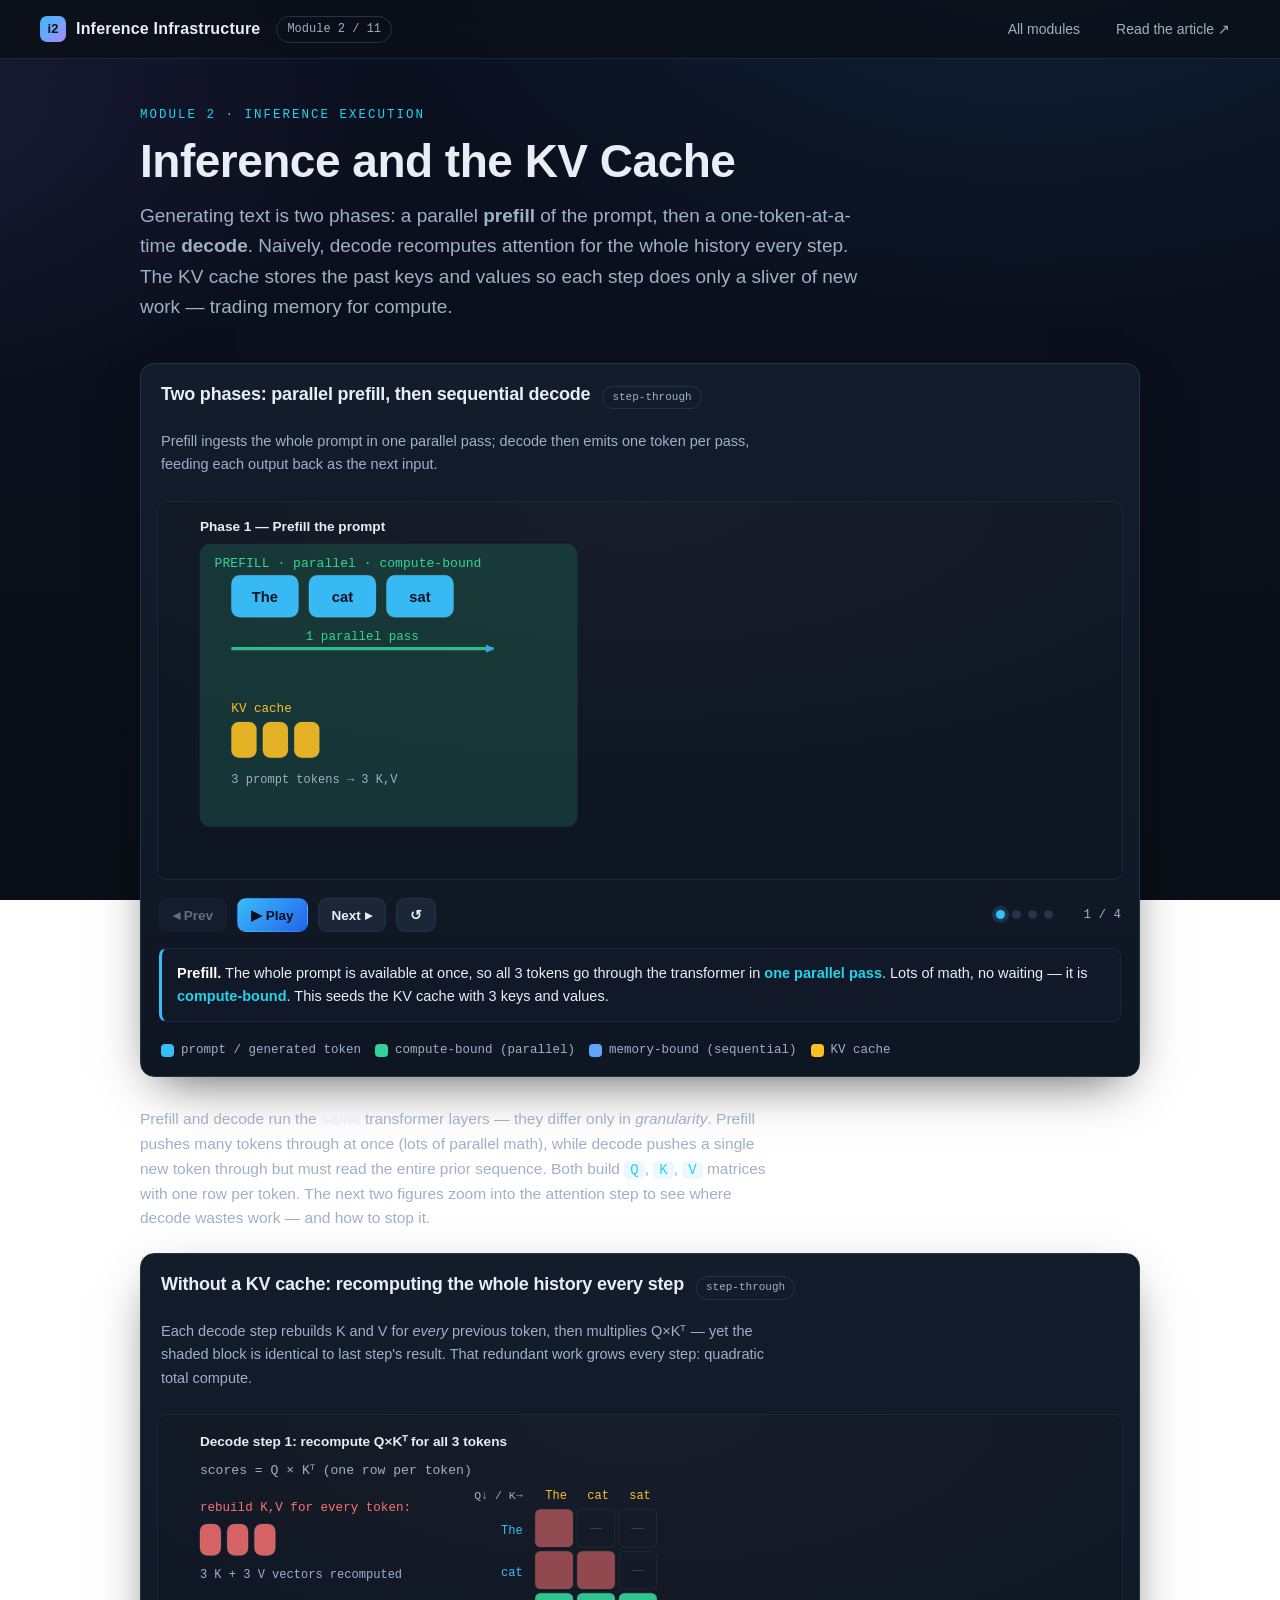
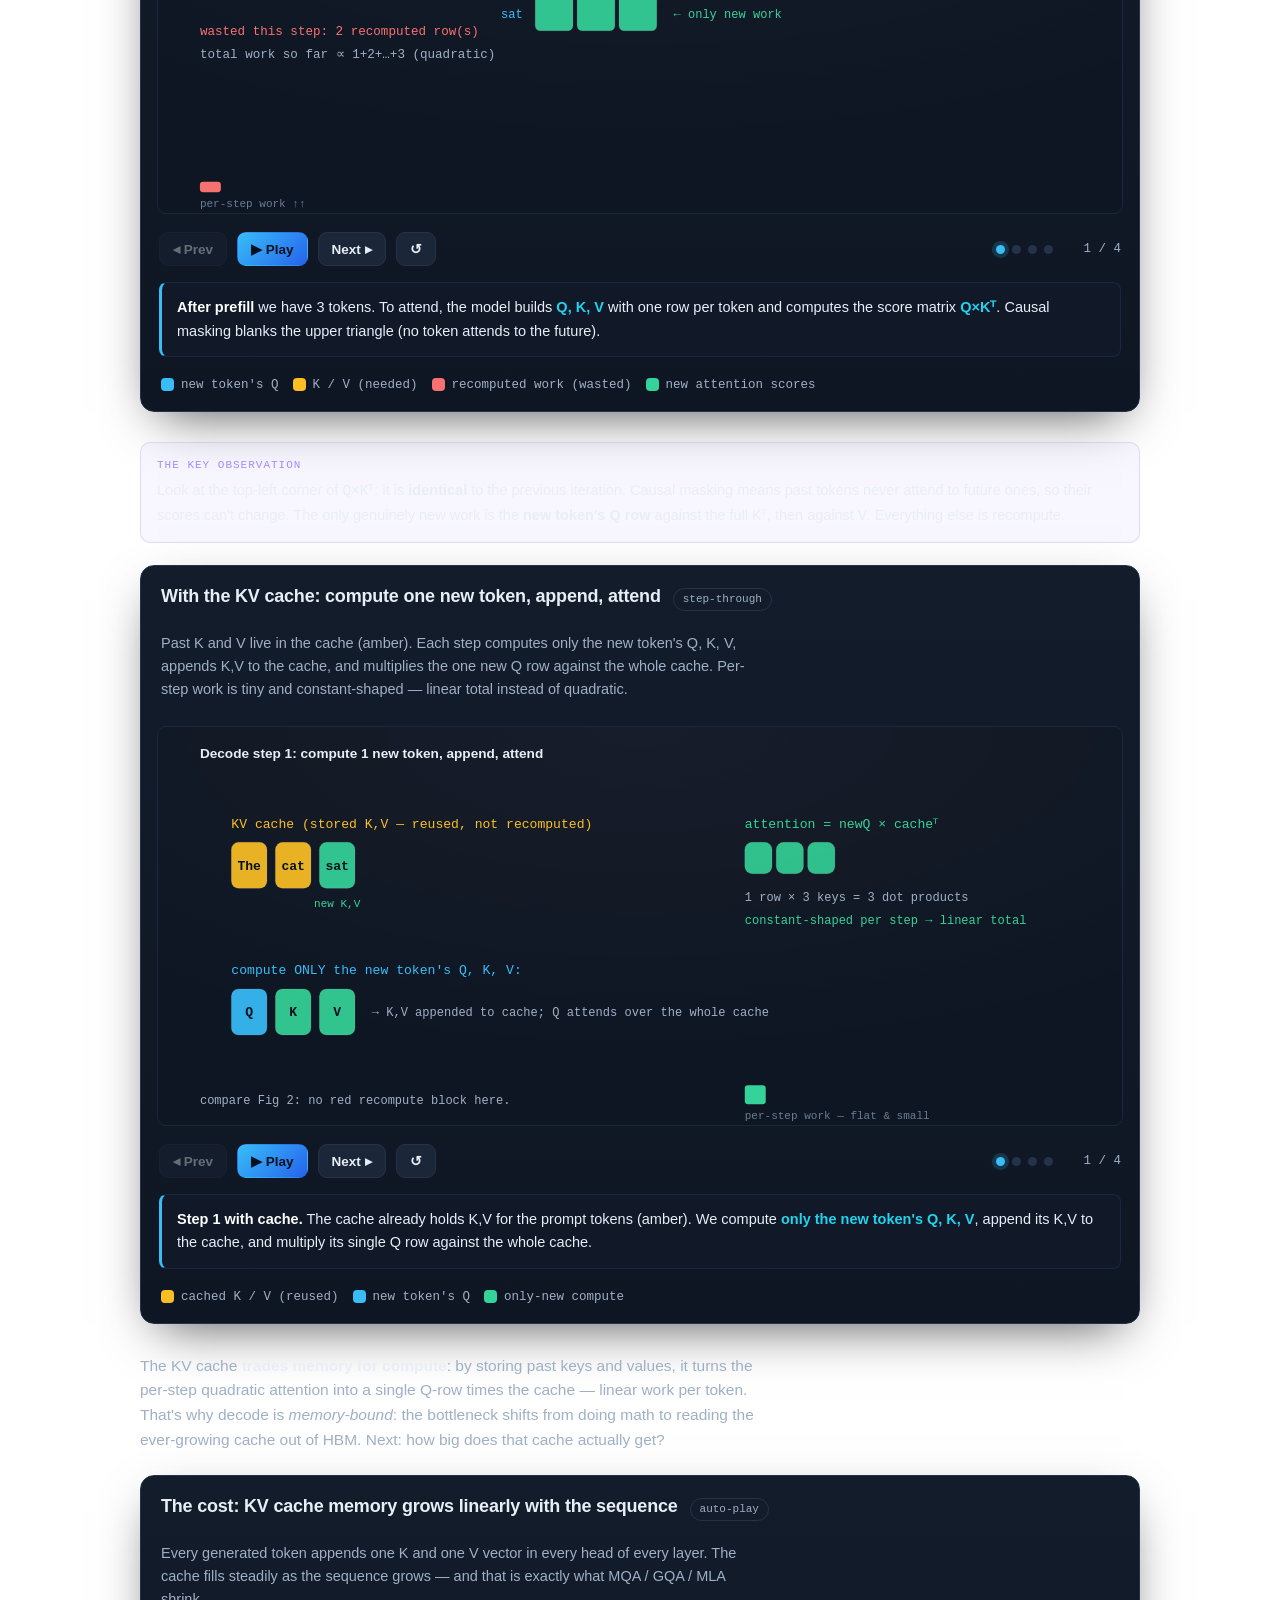
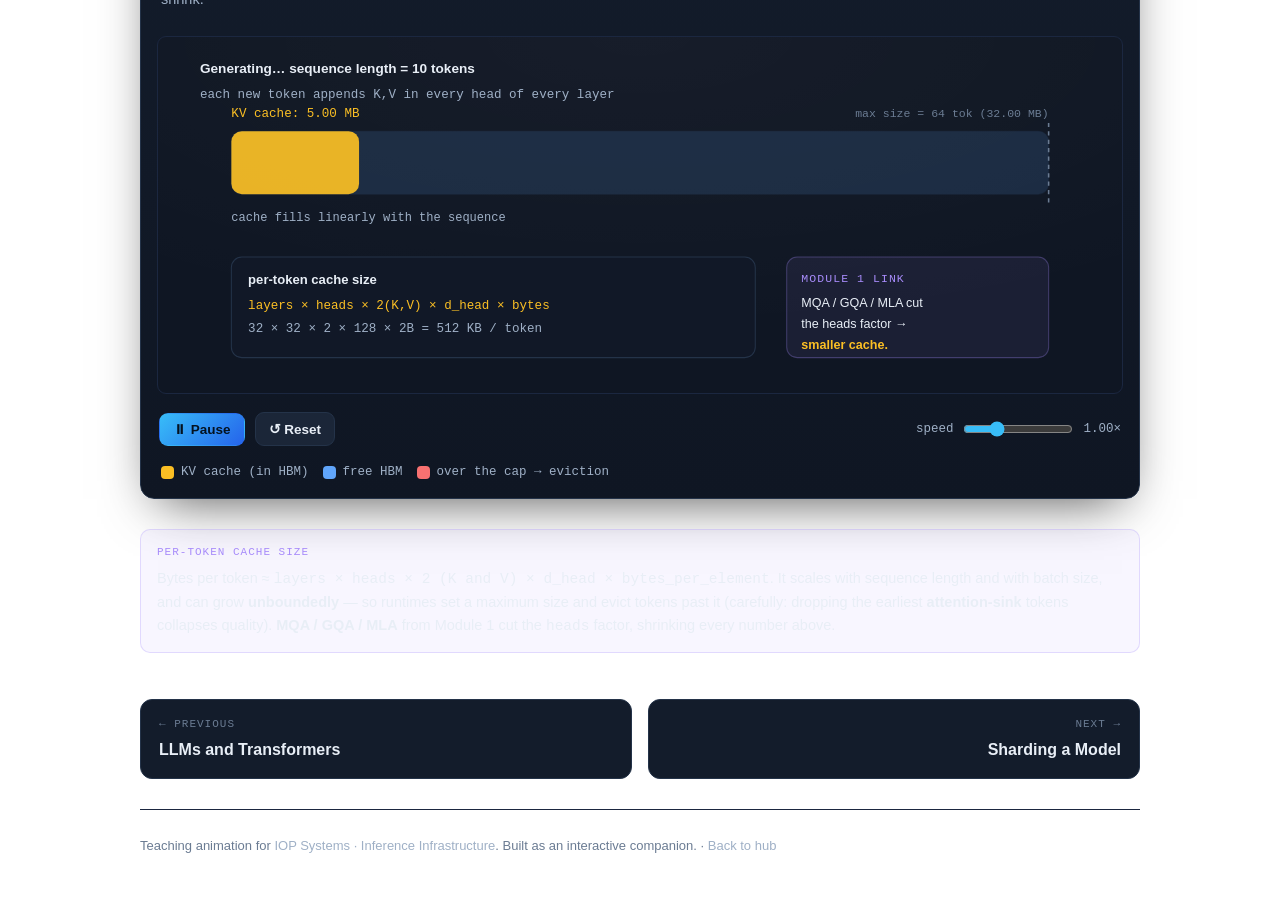
<file: m02-kvcache.html>
<!doctype html>
<!-- =====================================================================
     MODULE 2 — Inference and the KV Cache
     Companion animations for https://iop.systems/blog/llm-inference/kvcache/
     Self-contained: only shared.css + shared.js. Vanilla JS + inline SVG.
     ===================================================================== -->
<html lang="en">
<head>
  <meta charset="utf-8">
  <meta name="viewport" content="width=device-width, initial-scale=1">
  <title>Inference and the KV Cache — IOP Inference</title>
  <link rel="stylesheet" href="shared.css">
</head>
<body>

  <!-- ----- top nav ----- -->
  <nav class="topnav">
    <a class="brand" href="index.html"><span class="logo">i2</span> Inference Infrastructure</a>
    <span class="chip">Module&nbsp;2 / 11</span>
    <span class="spacer"></span>
    <a class="navlink" href="index.html">All modules</a>
    <a class="navlink" href="https://iop.systems/blog/llm-inference/kvcache/" target="_blank" rel="noopener">Read the article ↗</a>
  </nav>

  <main class="wrap">
    <header class="hero">
      <div class="eyebrow">Module 2 · Inference execution</div>
      <h1>Inference and the KV Cache</h1>
      <p class="lead">Generating text is two phases: a parallel <b>prefill</b> of the prompt, then a one-token-at-a-time <b>decode</b>. Naively, decode recomputes attention for the whole history every step. The KV cache stores the past keys and values so each step does only a sliver of new work — trading memory for compute.</p>
    </header>

    <!-- ================= FIGURE 1 — Prefill vs decode (Stepper) ============== -->
    <section class="figure">
      <header>
        <h3>Two phases: parallel prefill, then sequential decode</h3>
        <span class="tag">step-through</span>
      </header>
      <p class="blurb">Prefill ingests the whole prompt in one parallel pass; decode then emits one token per pass, feeding each output back as the next input.</p>

      <div class="stage">
        <svg id="svg1" viewBox="0 0 920 360" role="img" aria-label="Prefill processes the whole prompt in parallel; decode generates one token at a time"></svg>
      </div>

      <div id="ctrl1"></div>
      <div id="cap1" class="caption"></div>

      <div class="legend">
        <span class="item"><span class="sw" style="background:var(--token)"></span> prompt / generated token</span>
        <span class="item"><span class="sw" style="background:var(--compute)"></span> compute-bound (parallel)</span>
        <span class="item"><span class="sw" style="background:var(--mem)"></span> memory-bound (sequential)</span>
        <span class="item"><span class="sw" style="background:var(--kv)"></span> KV cache</span>
      </div>
    </section>

    <div class="prose">
      <p>Prefill and decode run the <strong>same</strong> transformer layers — they differ only in <em>granularity</em>. Prefill pushes many tokens through at once (lots of parallel math), while decode pushes a single new token through but must read the entire prior sequence. Both build <code>Q</code>, <code>K</code>, <code>V</code> matrices with one row per token. The next two figures zoom into the attention step to see where decode wastes work — and how to stop it.</p>
    </div>

    <!-- ================= FIGURE 2 — WITHOUT a KV cache (Stepper) ============= -->
    <section class="figure">
      <header>
        <h3>Without a KV cache: recomputing the whole history every step</h3>
        <span class="tag">step-through</span>
      </header>
      <p class="blurb">Each decode step rebuilds K and V for <em>every</em> previous token, then multiplies Q×Kᵀ — yet the shaded block is identical to last step's result. That redundant work grows every step: quadratic total compute.</p>

      <div class="stage">
        <svg id="svg2" viewBox="0 0 920 380" role="img" aria-label="Without a KV cache the model recomputes K and V for all previous tokens each decode step, repeating work"></svg>
      </div>

      <div id="ctrl2"></div>
      <div id="cap2" class="caption"></div>

      <div class="legend">
        <span class="item"><span class="sw" style="background:var(--token)"></span> new token's Q</span>
        <span class="item"><span class="sw" style="background:var(--kv)"></span> K / V (needed)</span>
        <span class="item"><span class="sw" style="background:var(--warn)"></span> recomputed work (wasted)</span>
        <span class="item"><span class="sw" style="background:var(--compute)"></span> new attention scores</span>
      </div>
    </section>

    <div class="callout">
      <span class="lbl">The key observation</span>
      Look at the top-left corner of <code>Q×Kᵀ</code>: it is <b>identical</b> to the previous iteration. Causal masking means past tokens never attend to future ones, so their scores can't change. The only genuinely new work is the <b>new token's Q row</b> against the full <code>Kᵀ</code>, then against <code>V</code>. Everything else is recompute.
    </div>

    <!-- ================= FIGURE 3 — WITH the KV cache (Stepper) ============== -->
    <section class="figure">
      <header>
        <h3>With the KV cache: compute one new token, append, attend</h3>
        <span class="tag">step-through</span>
      </header>
      <p class="blurb">Past K and V live in the cache (amber). Each step computes only the new token's Q, K, V, appends K,V to the cache, and multiplies the one new Q row against the whole cache. Per-step work is tiny and constant-shaped — linear total instead of quadratic.</p>

      <div class="stage">
        <svg id="svg3" viewBox="0 0 920 380" role="img" aria-label="With a KV cache each step computes only the new token's Q,K,V, appends K and V to the cache, and attends the new Q against the cache"></svg>
      </div>

      <div id="ctrl3"></div>
      <div id="cap3" class="caption"></div>

      <div class="legend">
        <span class="item"><span class="sw" style="background:var(--kv)"></span> cached K / V (reused)</span>
        <span class="item"><span class="sw" style="background:var(--token)"></span> new token's Q</span>
        <span class="item"><span class="sw" style="background:var(--compute)"></span> only-new compute</span>
      </div>
    </section>

    <div class="prose">
      <p>The KV cache <strong>trades memory for compute</strong>: by storing past keys and values, it turns the per-step quadratic attention into a single Q-row times the cache — linear work per token. That's why decode is <em>memory-bound</em>: the bottleneck shifts from doing math to reading the ever-growing cache out of HBM. Next: how big does that cache actually get?</p>
    </div>

    <!-- ================= FIGURE 4 — KV cache memory growth (Loop) =========== -->
    <section class="figure">
      <header>
        <h3>The cost: KV cache memory grows linearly with the sequence</h3>
        <span class="tag">auto-play</span>
      </header>
      <p class="blurb">Every generated token appends one K and one V vector in every head of every layer. The cache fills steadily as the sequence grows — and that is exactly what MQA / GQA / MLA shrink.</p>

      <div class="stage">
        <svg id="svg4" viewBox="0 0 920 340" role="img" aria-label="KV cache memory grows linearly with sequence length, filling a memory bar as generation proceeds"></svg>
      </div>

      <div id="ctrl4"></div>

      <div class="legend">
        <span class="item"><span class="sw" style="background:var(--kv)"></span> KV cache (in HBM)</span>
        <span class="item"><span class="sw" style="background:var(--mem)"></span> free HBM</span>
        <span class="item"><span class="sw" style="background:var(--warn)"></span> over the cap → eviction</span>
      </div>
    </section>

    <div class="callout">
      <span class="lbl">Per-token cache size</span>
      Bytes per token ≈ <code>layers × heads × 2 (K and V) × d_head × bytes_per_element</code>. It scales with sequence length and with batch size, and can grow <b>unboundedly</b> — so runtimes set a maximum size and evict tokens past it (carefully: dropping the earliest <b>attention-sink</b> tokens collapses quality). <b>MQA / GQA / MLA</b> from Module&nbsp;1 cut the <code>heads</code> factor, shrinking every number above.
    </div>

    <!-- ----- prev / next module ----- -->
    <nav class="pager">
      <a class="prev" href="m01-transformers.html"><span class="dir">← Previous</span><span class="ttl">LLMs and Transformers</span></a>
      <a class="next" href="m03-sharding.html"><span class="dir">Next →</span><span class="ttl">Sharding a Model</span></a>
    </nav>

    <footer class="foot">
      Teaching animation for <a href="https://iop.systems/blog/llm-inference/" target="_blank" rel="noopener">IOP Systems · Inference Infrastructure</a>.
      Built as an interactive companion. · <a href="index.html">Back to hub</a>
    </footer>
  </main>

  <script src="shared.js"></script>
  <script>
  "use strict";

  // shared tiny helpers --------------------------------------------------
  const PROMPT = ["The", "cat", "sat"];          // illustrative 3-token prompt (matches article)
  const GEN    = ["on", "the", "mat"];           // illustrative generated tokens

  function cellLabel(svg, x, y, w, h, txt, fill, opacity, txtFill) {
    const g = IOP.S("g", {});
    g.appendChild(IOP.S("rect", { x, y, width: w, height: h, rx: 7,
      fill, opacity: opacity == null ? 0.9 : opacity, stroke: "rgba(255,255,255,.10)" }));
    if (txt != null) g.appendChild(IOP.S("text", {
      x: x + w / 2, y: y + h / 2 + 4, "text-anchor": "middle",
      "font-family": IOP.C ? "var(--mono)" : "monospace", "font-size": 12.5,
      fill: txtFill || "#06121f", "font-weight": 600, text: txt }));
    svg.appendChild(g);
    return g;
  }

  // ===================== FIGURE 1 — Prefill vs decode (Stepper) =========
  (function () {
    const svg = document.getElementById("svg1");
    const { S, C, clear, ease, lerp } = IOP;

    // layout
    const promptX = 70, rowY = 70, tw = 64, th = 40, gap = 10;
    const genStartX = 70;

    function tokenBox(x, y, w, h, label, fill, p, txtFill) {
      svg.appendChild(S("rect", { x, y, width: w, height: h, rx: 8,
        fill, opacity: 0.92 * p + 0.06, stroke: "rgba(255,255,255,.12)" }));
      svg.appendChild(S("text", { x: x + w / 2, y: y + h / 2 + 5, "text-anchor": "middle",
        "font-size": 14, "font-weight": 600, fill: txtFill || "#06121f",
        "font-family": "var(--font)", text: label, opacity: p }));
    }

    function band(x, y, w, h, fill, label, p) {
      svg.appendChild(S("rect", { x, y, width: w, height: h, rx: 10, fill, opacity: 0.16 * p,
        stroke: fill, "stroke-opacity": 0.55 * p }));
      svg.appendChild(S("text", { x: x + 14, y: y + 22, "font-size": 12.5, "font-family": "var(--mono)",
        fill, text: label, opacity: p }));
    }

    function render(step, p) {
      clear(svg);

      // ---- PREFILL band (left) ----
      band(40, 40, 360, 270, C.compute, "PREFILL · parallel · compute-bound", step === 0 ? p : 1);
      // prompt tokens appear together (parallel)
      for (let i = 0; i < PROMPT.length; i++) {
        const pp = step === 0 ? ease(IOP.clamp(p * 1.2 - i * 0.04, 0, 1)) : 1;
        tokenBox(promptX + i * (tw + gap), rowY, tw, th, PROMPT[i], C.token, pp);
      }
      // "one parallel pass" arrow + KV seeded
      if (step >= 0) {
        const pa = step === 0 ? p : 1;
        svg.appendChild(S("path", { d: "M70,140 L320,140", stroke: C.compute, "stroke-width": 3,
          "marker-end": "url(#a1)", opacity: 0.85 * pa, fill: "none" }));
        svg.appendChild(S("text", { x: 195, y: 132, "text-anchor": "middle", "font-size": 12,
          "font-family": "var(--mono)", fill: C.compute, text: "1 parallel pass", opacity: pa }));
        // KV cache seeded with the 3 prompt tokens
        const kvP = step === 0 ? ease(IOP.clamp(p * 1.5 - 0.4, 0, 1)) : 1;
        svg.appendChild(S("text", { x: 70, y: 200, "font-size": 12, "font-family": "var(--mono)",
          fill: C.kv, text: "KV cache", opacity: kvP }));
        for (let i = 0; i < 3; i++)
          cellLabel(svg, 70 + i * 30, 210, 24, 34, null, C.kv, 0.9 * kvP, "#06121f");
        svg.appendChild(S("text", { x: 70, y: 268, "font-size": 11.5, "font-family": "var(--mono)",
          fill: C.muted, text: "3 prompt tokens → 3 K,V", opacity: kvP }));
      }

      // ---- DECODE band (right) ----
      const decShown = step >= 1;
      band(440, 40, 440, 270, C.mem, "DECODE · sequential · memory-bound", decShown ? (step === 1 ? p : 1) : 0);

      // generated tokens stack up one per step
      for (let i = 0; i < GEN.length; i++) {
        const visibleStep = i + 1;            // appears at step (i+1)
        if (step < visibleStep) continue;
        const isNew = step === visibleStep;
        const pp = isNew ? ease(p) : 1;
        // place generated tokens in a row inside decode band
        const gx = 470 + i * (tw + gap);
        tokenBox(gx, rowY, tw, th, GEN[i], C.token, pp);
        // arrow: previous output feeds next input
        if (i > 0) {
          svg.appendChild(S("path", {
            d: `M${470 + (i - 1) * (tw + gap) + tw},${rowY + th / 2} L${gx},${rowY + th / 2}`,
            stroke: C.token, "stroke-width": 2, "marker-end": "url(#a1)", fill: "none",
            opacity: 0.7 * (isNew ? p : 1) }));
        }
      }
      // "one token per pass" note + KV grows by 1
      if (decShown) {
        svg.appendChild(S("text", { x: 470, y: 140, "font-size": 12, "font-family": "var(--mono)",
          fill: C.mem, text: "+1 token per pass (uses prior sequence)" }));
        // growing KV cache cells in decode region
        svg.appendChild(S("text", { x: 470, y: 200, "font-size": 12, "font-family": "var(--mono)",
          fill: C.kv, text: "KV cache (grows)" }));
        const total = 3 + Math.min(step, GEN.length); // 3 prompt + generated so far
        for (let i = 0; i < total; i++) {
          const isAppended = i >= 3 && i === total - 1 && step <= GEN.length;
          const cp = isAppended ? ease(p) : 1;
          cellLabel(svg, 470 + i * 30, 210, 24, 34, null, C.kv, (i < 3 ? 0.55 : 0.95) * cp, "#06121f");
        }
        svg.appendChild(S("text", { x: 470, y: 268, "font-size": 11.5, "font-family": "var(--mono)",
          fill: C.muted, text: `${3 + Math.min(step, GEN.length)} tokens cached` }));
      }

      // arrow marker def
      const defs = S("defs", {});
      defs.appendChild(S("marker", { id: "a1", markerWidth: 8, markerHeight: 8, refX: 7, refY: 4,
        orient: "auto", markerUnits: "userSpaceOnUse" },
        [S("path", { d: "M0,0 L8,4 L0,8 z", fill: C.token })]));
      svg.appendChild(defs);

      // phase title
      svg.appendChild(S("text", { x: 40, y: 28, "font-size": 13, "font-weight": 700,
        "font-family": "var(--font)", fill: C.text,
        text: step === 0 ? "Phase 1 — Prefill the prompt" : "Phase 2 — Decode, one token at a time" }));
    }

    IOP.Stepper({
      controls: document.getElementById("ctrl1"),
      caption: document.getElementById("cap1"),
      captions: [
        "<b>Prefill.</b> The whole prompt is available at once, so all 3 tokens go through the transformer in <span class='k'>one parallel pass</span>. Lots of math, no waiting — it is <span class='k'>compute-bound</span>. This seeds the KV cache with 3 keys and values.",
        "<b>Decode step 1.</b> Now generation is <span class='k'>autoregressive</span>: each new token needs the previous one, so we run one token per pass. It reads the entire prior sequence — <span class='k'>memory-bound</span> — and appends one K,V to the cache.",
        "<b>Decode step 2.</b> The token just produced becomes the next input. Another single pass, another K,V appended. The cache now holds 5 entries.",
        "<b>Decode step 3.</b> Same loop again. Prefill was one big parallel burst; decode is a long sequence of tiny passes that each lean on the growing <span class='k'>KV cache</span>.",
      ],
      render,
      dwell: 1900,
      autoplay: false,
    });
  })();

  // ===================== FIGURE 2 — WITHOUT a KV cache (Stepper) ========
  (function () {
    const svg = document.getElementById("svg2");
    const { S, C, clear, ease } = IOP;

    // We visualize the Q x K^T score matrix growing each decode step.
    // n = number of tokens currently in the sequence.
    // The top-left (n-1 x n-1) block is recomputed (warn). Only the last
    // row (new token's Q against all K) is genuinely new (compute).
    const cell = 40, ox = 360, oy = 90;   // matrix origin
    const startN = 3;                      // after prefill we have 3 tokens

    function render(step, p) {
      clear(svg);
      const n = startN + step;             // tokens this step (3,4,5,6)
      const tokens = PROMPT.concat(GEN).slice(0, n);

      // Title / equation
      svg.appendChild(S("text", { x: 40, y: 30, "font-size": 13, "font-weight": 700,
        "font-family": "var(--font)", fill: C.text,
        text: `Decode step ${step + 1}: recompute Q×Kᵀ for all ${n} tokens` }));
      svg.appendChild(S("text", { x: 40, y: 56, "font-size": 12.5, "font-family": "var(--mono)",
        fill: C.muted, text: "scores  =  Q × Kᵀ   (one row per token)" }));

      // left: rebuild K & V for ALL tokens (all recomputed = warn)
      svg.appendChild(S("text", { x: 40, y: 92, "font-size": 12, "font-family": "var(--mono)",
        fill: C.warn, text: "rebuild K,V for every token:" }));
      for (let i = 0; i < n; i++) {
        const pop = ease(IOP.clamp(p * 1.3 - i * 0.05, 0, 1));
        cellLabel(svg, 40 + i * 26, 104, 20, 30, null, C.warn, 0.85 * pop, "#1a0606");
      }
      svg.appendChild(S("text", { x: 40, y: 156, "font-size": 11.5, "font-family": "var(--mono)",
        fill: C.muted, text: `${n} K + ${n} V vectors recomputed` }));

      // Q column labels (rows) and K^T row labels (cols)
      for (let i = 0; i < n; i++) {
        // row tokens (Q)
        svg.appendChild(S("text", { x: ox - 12, y: oy + i * cell + cell / 2 + 4, "text-anchor": "end",
          "font-size": 11.5, "font-family": "var(--mono)", fill: C.token, text: tokens[i] }));
        // col tokens (K)
        svg.appendChild(S("text", { x: ox + i * cell + cell / 2, y: oy - 10, "text-anchor": "middle",
          "font-size": 11.5, "font-family": "var(--mono)", fill: C.kv, text: tokens[i] }));
      }
      svg.appendChild(S("text", { x: ox - 12, y: oy - 10, "text-anchor": "end", "font-size": 11,
        "font-family": "var(--mono)", fill: C.muted, text: "Q↓ / K→" }));

      // matrix cells, with causal mask (upper triangle blank)
      for (let r = 0; r < n; r++) {
        for (let c = 0; c < n; c++) {
          const x = ox + c * cell, y = oy + r * cell;
          if (c > r) {
            // masked (future) — faint outline only
            svg.appendChild(S("rect", { x, y, width: cell - 4, height: cell - 4, rx: 5,
              fill: "none", stroke: "rgba(255,255,255,.06)" }));
            svg.appendChild(S("text", { x: x + (cell - 4) / 2, y: y + (cell - 4) / 2 + 4,
              "text-anchor": "middle", "font-size": 12, fill: "rgba(255,255,255,.18)", text: "—" }));
            continue;
          }
          const isNewRow = r === n - 1;                 // new token's Q row = genuinely new
          let fill, op;
          if (isNewRow) { fill = C.compute; op = 0.92 * ease(p); }
          else { fill = C.warn; op = 0.55; }            // recomputed (identical to last step)
          svg.appendChild(S("rect", { x, y, width: cell - 4, height: cell - 4, rx: 5,
            fill, opacity: op, stroke: "rgba(255,255,255,.10)" }));
        }
      }

      // highlight: the (n-1)x(n-1) top-left block is identical to previous step
      if (n > startN) {
        const bw = (n - 1) * cell - 4, bh = (n - 1) * cell - 4;
        svg.appendChild(S("rect", { x: ox - 2, y: oy - 2, width: bw + 4, height: bh + 4, rx: 8,
          fill: "none", stroke: C.warn, "stroke-width": 2, "stroke-dasharray": "6 4",
          opacity: 0.9 }));
        svg.appendChild(S("text", { x: ox + bw / 2, y: oy + bh + 24, "text-anchor": "middle",
          "font-size": 11.5, "font-family": "var(--mono)", fill: C.warn,
          text: "↑ identical to last step — wasted recompute" }));
      }
      // label the new row
      svg.appendChild(S("text", { x: ox + n * cell + 12, y: oy + (n - 1) * cell + cell / 2 + 4,
        "font-size": 11.5, "font-family": "var(--mono)", fill: C.compute, text: "← only new work",
        opacity: ease(p) }));

      // running waste tally
      svg.appendChild(S("text", { x: 40, y: 210, "font-size": 12, "font-family": "var(--mono)",
        fill: C.warn, text: `wasted this step: ${(n - 1)} recomputed row(s)` }));
      svg.appendChild(S("text", { x: 40, y: 232, "font-size": 12, "font-family": "var(--mono)",
        fill: C.muted, text: `total work so far ∝ 1+2+…+${n}  (quadratic)` }));

      // small quadratic bars at bottom-left to convey growth
      const bx = 40, by = 360;
      for (let s = 0; s <= step; s++) {
        const nn = startN + s;
        const hgt = nn * nn * 1.1;
        svg.appendChild(S("rect", { x: bx + s * 28, y: by - hgt, width: 20, height: hgt, rx: 3,
          fill: s === step ? C.warn : "rgba(248,113,113,.45)", opacity: s === step ? ease(p) : 1 }));
      }
      svg.appendChild(S("text", { x: bx, y: by + 14, "font-size": 10.5, "font-family": "var(--mono)",
        fill: C.faint, text: "per-step work ↑↑" }));
    }

    IOP.Stepper({
      controls: document.getElementById("ctrl2"),
      caption: document.getElementById("cap2"),
      captions: [
        "<b>After prefill</b> we have 3 tokens. To attend, the model builds <span class='k'>Q, K, V</span> with one row per token and computes the score matrix <span class='k'>Q×Kᵀ</span>. Causal masking blanks the upper triangle (no token attends to the future).",
        "<b>Decode step 2 — no cache.</b> A new token arrives, so K and V are <span class='k'>rebuilt for all 4 tokens</span>. But the top-left 3×3 block of Q×Kᵀ is <b>identical</b> to last step — pure <span class='k'>wasted recompute</span>. Only the new bottom row is real work.",
        "<b>Decode step 3.</b> Five tokens now. Again K,V are recomputed for everyone; the dashed 4×4 block just repeats prior results. The wasted region keeps <span class='k'>growing</span>.",
        "<b>Decode step 4.</b> Six tokens. Total compute scales like 1+2+…+n — <span class='k'>quadratic</span>. The red bars show per-step work climbing fast. Almost all of it is redundant. There must be a better way.",
      ],
      render,
      dwell: 2000,
      autoplay: false,
    });
  })();

  // ===================== FIGURE 3 — WITH the KV cache (Stepper) =========
  (function () {
    const svg = document.getElementById("svg3");
    const { S, C, clear, ease } = IOP;

    const startN = 3;
    const cacheX = 70, cacheY = 110, cw = 34, ch = 44, cgap = 8;

    function render(step, p) {
      clear(svg);
      const n = startN + step;                       // total tokens incl new
      const cachedBefore = n - 1;                     // K,V already in cache from prior steps
      const tokens = PROMPT.concat(GEN).slice(0, n);

      svg.appendChild(S("text", { x: 40, y: 30, "font-size": 13, "font-weight": 700,
        "font-family": "var(--font)", fill: C.text,
        text: `Decode step ${step + 1}: compute 1 new token, append, attend` }));

      // ---- The KV cache (amber) holding past K,V ----
      svg.appendChild(S("text", { x: cacheX, y: cacheY - 14, "font-size": 12.5,
        "font-family": "var(--mono)", fill: C.kv, text: "KV cache  (stored K,V — reused, not recomputed)" }));
      for (let i = 0; i < cachedBefore; i++) {
        const x = cacheX + i * (cw + cgap);
        cellLabel(svg, x, cacheY, cw, ch, tokens[i], C.kv, 0.92, "#06121f");
      }
      // the appended new K,V slides into the cache
      const ax = cacheX + cachedBefore * (cw + cgap);
      const appP = ease(p);
      cellLabel(svg, ax, cacheY + (1 - appP) * -26, cw, ch, tokens[n - 1], C.compute, 0.92, "#06121f");
      svg.appendChild(S("text", { x: ax + cw / 2, y: cacheY + ch + 18, "text-anchor": "middle",
        "font-size": 10.5, "font-family": "var(--mono)", fill: C.compute, text: "new K,V", opacity: appP }));

      // ---- new token's Q (only thing computed besides its K,V) ----
      const qY = 250;
      svg.appendChild(S("text", { x: cacheX, y: qY - 14, "font-size": 12.5, "font-family": "var(--mono)",
        fill: C.token, text: "compute ONLY the new token's Q, K, V:" }));
      cellLabel(svg, cacheX, qY, cw, ch, "Q", C.token, 0.92 * ease(p), "#06121f");
      cellLabel(svg, cacheX + (cw + cgap), qY, cw, ch, "K", C.compute, 0.92 * ease(p), "#06121f");
      cellLabel(svg, cacheX + 2 * (cw + cgap), qY, cw, ch, "V", C.compute, 0.92 * ease(p), "#06121f");
      svg.appendChild(S("text", { x: cacheX + 3 * (cw + cgap) + 8, y: qY + ch / 2 + 4,
        "font-size": 11.5, "font-family": "var(--mono)", fill: C.muted,
        text: "→ K,V appended to cache; Q attends over the whole cache" }));

      // ---- attention: single Q row times whole cache ----
      const scoreX = 560, scoreY = 110;
      svg.appendChild(S("text", { x: scoreX, y: scoreY - 14, "font-size": 12.5, "font-family": "var(--mono)",
        fill: C.compute, text: "attention = newQ × cacheᵀ" }));
      // one row of n score cells (the only computation)
      for (let i = 0; i < n; i++) {
        const x = scoreX + i * 30, y = scoreY;
        cellLabel(svg, x, y, 26, 30, null, C.compute, 0.9 * ease(IOP.clamp(p * 1.3 - i * 0.04, 0, 1)), "#06121f");
      }
      svg.appendChild(S("text", { x: scoreX, y: scoreY + 56, "font-size": 11.5, "font-family": "var(--mono)",
        fill: C.muted, text: `1 row × ${n} keys = ${n} dot products` }));
      svg.appendChild(S("text", { x: scoreX, y: scoreY + 78, "font-size": 11.5, "font-family": "var(--mono)",
        fill: C.compute, text: "constant-shaped per step → linear total" }));

      // contrast bars: flat-ish per step
      const bx = 560, by = 360;
      for (let s = 0; s <= step; s++) {
        const nn = startN + s;
        const hgt = nn * 6;                 // linear, gentle
        svg.appendChild(S("rect", { x: bx + s * 28, y: by - hgt, width: 20, height: hgt, rx: 3,
          fill: s === step ? C.compute : "rgba(52,211,153,.45)", opacity: s === step ? ease(p) : 1 }));
      }
      svg.appendChild(S("text", { x: bx, y: by + 14, "font-size": 10.5, "font-family": "var(--mono)",
        fill: C.faint, text: "per-step work — flat & small" }));

      // tiny "vs fig 2" reminder
      svg.appendChild(S("text", { x: 40, y: 360, "font-size": 11.5, "font-family": "var(--mono)",
        fill: C.muted, text: "compare Fig 2: no red recompute block here." }));
    }

    IOP.Stepper({
      controls: document.getElementById("ctrl3"),
      caption: document.getElementById("cap3"),
      captions: [
        "<b>Step 1 with cache.</b> The cache already holds K,V for the prompt tokens (amber). We compute <span class='k'>only the new token's Q, K, V</span>, append its K,V to the cache, and multiply its single Q row against the whole cache.",
        "<b>Step 2.</b> Same tiny operation: one new Q,K,V; append; <span class='k'>one Q row</span> over the now-larger cache. No old K,V is ever recomputed — they are simply read back.",
        "<b>Step 3.</b> The cache grows by one entry each step, but the <b>compute per step stays small and constant-shaped</b> — just <code>n</code> dot products.",
        "<b>Step 4.</b> Total work is now <span class='k'>linear</span> in sequence length, not quadratic. The cost moved from compute into memory: we pay in cache size to skip the recompute. That is the KV cache's core trade.",
      ],
      render,
      dwell: 1900,
      autoplay: false,
    });
  })();

  // ===================== FIGURE 4 — KV cache memory growth (Loop) =======
  (function () {
    const svg = document.getElementById("svg4");
    const { S, C, clear } = IOP;

    // Illustrative model config (small but realistic-shaped numbers).
    const LAYERS = 32, HEADS = 32, DHEAD = 128, BYTES = 2; // fp16
    const PERTOK = LAYERS * HEADS * 2 * DHEAD * BYTES;      // bytes / token (all layers/heads)
    const CAP_TOKENS = 64;                                  // illustrative cache cap (max size)

    // bar geometry
    const barX = 70, barY = 90, barW = 780, barH = 60;

    function fmtKB(bytes) {
      const kb = bytes / 1024;
      if (kb >= 1024) return (kb / 1024).toFixed(2) + " MB";
      return kb.toFixed(0) + " KB";
    }

    function render(t) {
      clear(svg);

      // sequence length cycles 0..~80 so we cross the cap and show eviction
      const period = 12;                                   // seconds per cycle
      const phase = (t % period) / period;                 // 0..1
      const maxTok = 80;
      const seqLen = Math.floor(phase * maxTok);
      const overCap = seqLen > CAP_TOKENS;
      const heldTokens = Math.min(seqLen, CAP_TOKENS);     // actually resident after eviction
      const usedBytes = heldTokens * PERTOK;
      const capBytes = CAP_TOKENS * PERTOK;

      // title
      svg.appendChild(S("text", { x: 40, y: 34, "font-size": 13, "font-weight": 700,
        "font-family": "var(--font)", fill: C.text,
        text: `Generating… sequence length = ${seqLen} tokens` }));
      svg.appendChild(S("text", { x: 40, y: 58, "font-size": 12, "font-family": "var(--mono)",
        fill: C.muted, text: "each new token appends K,V in every head of every layer" }));

      // free HBM background
      svg.appendChild(S("rect", { x: barX, y: barY, width: barW, height: barH, rx: 10,
        fill: C.mem, opacity: 0.14, stroke: C.mem, "stroke-opacity": 0.4 }));

      // filled KV portion (relative to cap)
      const fillFrac = Math.min(heldTokens / CAP_TOKENS, 1);
      const fillW = barW * fillFrac;
      svg.appendChild(S("rect", { x: barX, y: barY, width: Math.max(fillW, 0.001), height: barH, rx: 10,
        fill: C.kv, opacity: 0.92 }));

      // cap marker
      svg.appendChild(S("line", { x1: barX + barW, y1: barY - 8, x2: barX + barW, y2: barY + barH + 8,
        stroke: C.faint, "stroke-width": 1.5, "stroke-dasharray": "4 4" }));
      svg.appendChild(S("text", { x: barX + barW, y: barY - 14, "text-anchor": "end", "font-size": 11,
        "font-family": "var(--mono)", fill: C.faint, text: `max size = ${CAP_TOKENS} tok (${fmtKB(capBytes)})` }));

      // over-cap → eviction banner
      if (overCap) {
        svg.appendChild(S("rect", { x: barX, y: barY, width: barW, height: barH, rx: 10,
          fill: "none", stroke: C.warn, "stroke-width": 2 }));
        // evicted ghost block at the front (attention-sink tokens at risk)
        svg.appendChild(S("rect", { x: barX, y: barY, width: 70, height: barH, rx: 10,
          fill: C.warn, opacity: 0.35 }));
        svg.appendChild(S("text", { x: barX + 8, y: barY + barH + 26, "font-size": 11.5,
          "font-family": "var(--mono)", fill: C.warn,
          text: `over cap → evict oldest tokens (beware attention sinks!)` }));
      } else {
        svg.appendChild(S("text", { x: barX, y: barY + barH + 26, "font-size": 11.5,
          "font-family": "var(--mono)", fill: C.muted, text: "cache fills linearly with the sequence" }));
      }

      // current usage readout
      svg.appendChild(S("text", { x: barX, y: barY - 14, "font-size": 12, "font-family": "var(--mono)",
        fill: C.kv, text: `KV cache: ${fmtKB(usedBytes)}` }));

      // ---- size intuition box ----
      const ix = 70, iy = 210;
      svg.appendChild(S("rect", { x: ix, y: iy, width: 500, height: 96, rx: 10,
        fill: C.panel, stroke: C.border }));
      svg.appendChild(S("text", { x: ix + 16, y: iy + 26, "font-size": 12.5, "font-weight": 700,
        "font-family": "var(--font)", fill: C.text, text: "per-token cache size" }));
      svg.appendChild(S("text", { x: ix + 16, y: iy + 50, "font-size": 12, "font-family": "var(--mono)",
        fill: C.kv, text: "layers × heads × 2(K,V) × d_head × bytes" }));
      svg.appendChild(S("text", { x: ix + 16, y: iy + 72, "font-size": 12, "font-family": "var(--mono)",
        fill: C.muted, text: `${LAYERS} × ${HEADS} × 2 × ${DHEAD} × ${BYTES}B = ${fmtKB(PERTOK)} / token` }));

      // ---- MQA/GQA/MLA shrink note ----
      const sx = 600, sy = 210;
      svg.appendChild(S("rect", { x: sx, y: sy, width: 250, height: 96, rx: 10,
        fill: "rgba(167,139,250,.08)", stroke: "rgba(167,139,250,.30)" }));
      svg.appendChild(S("text", { x: sx + 14, y: sy + 24, "font-size": 11, "font-family": "var(--mono)",
        fill: C.weight, "letter-spacing": "1px", text: "MODULE 1 LINK" }));
      svg.appendChild(S("text", { x: sx + 14, y: sy + 48, "font-size": 12, "font-family": "var(--font)",
        fill: C.text, text: "MQA / GQA / MLA cut" }));
      svg.appendChild(S("text", { x: sx + 14, y: sy + 68, "font-size": 12, "font-family": "var(--font)",
        fill: C.text, text: "the heads factor →" }));
      svg.appendChild(S("text", { x: sx + 14, y: sy + 88, "font-size": 12, "font-weight": 700,
        "font-family": "var(--font)", fill: C.kv, text: "smaller cache." }));
    }

    IOP.Loop({ controls: document.getElementById("ctrl4"), render, autoplay: true, speed: 1 });
  })();
  </script>
</body>
</html>
</file>
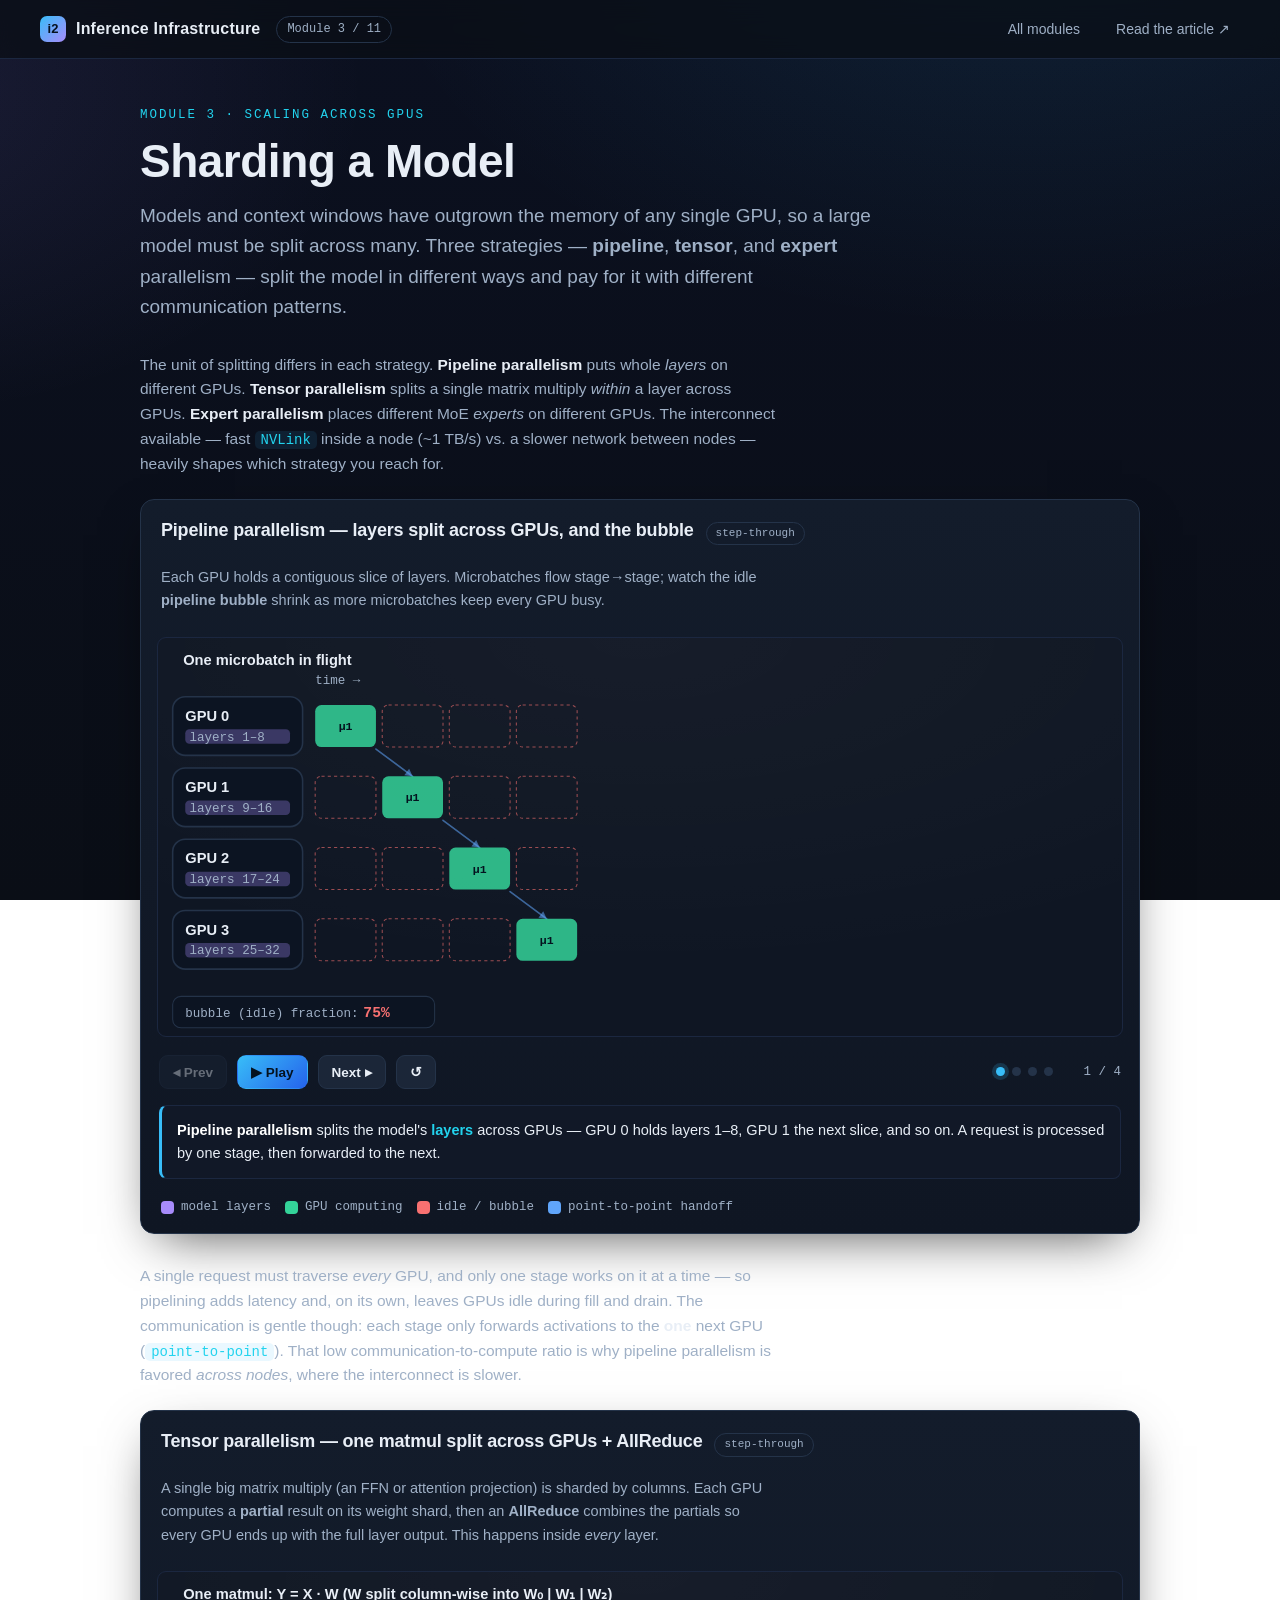
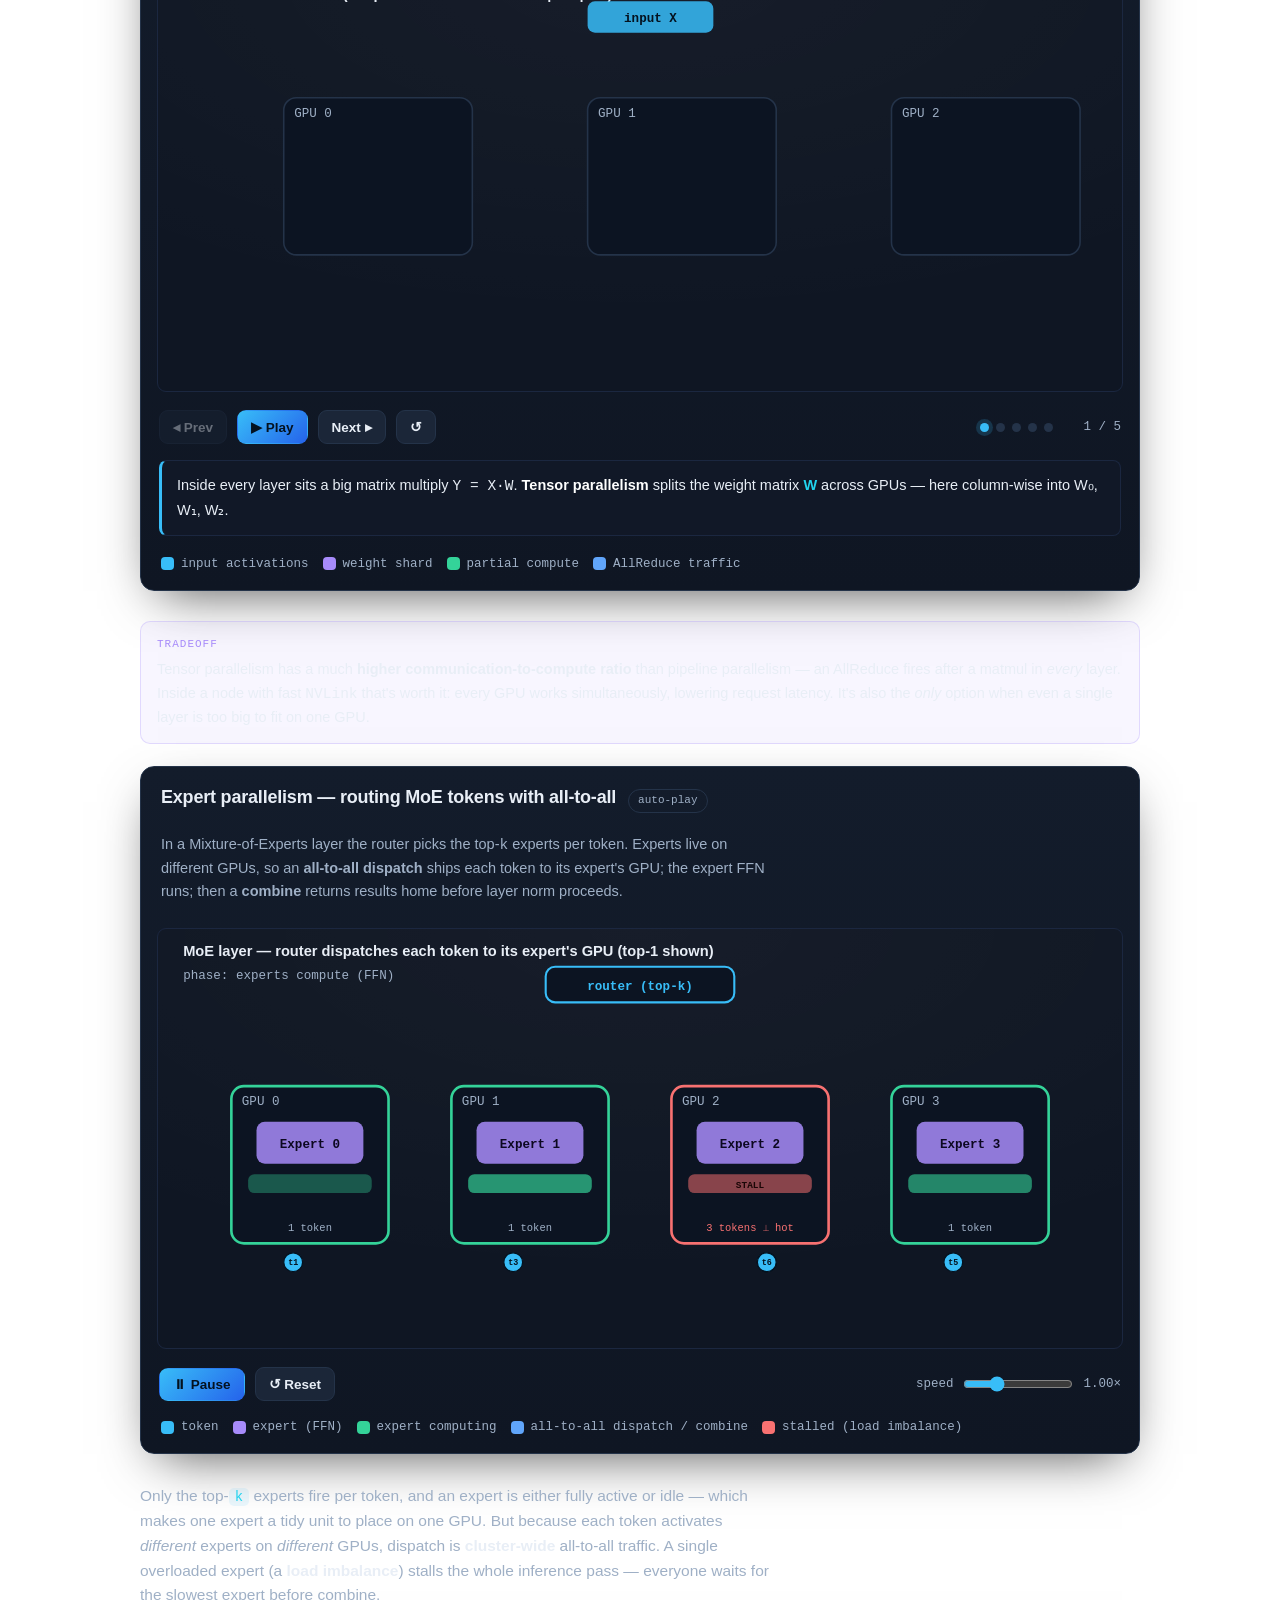
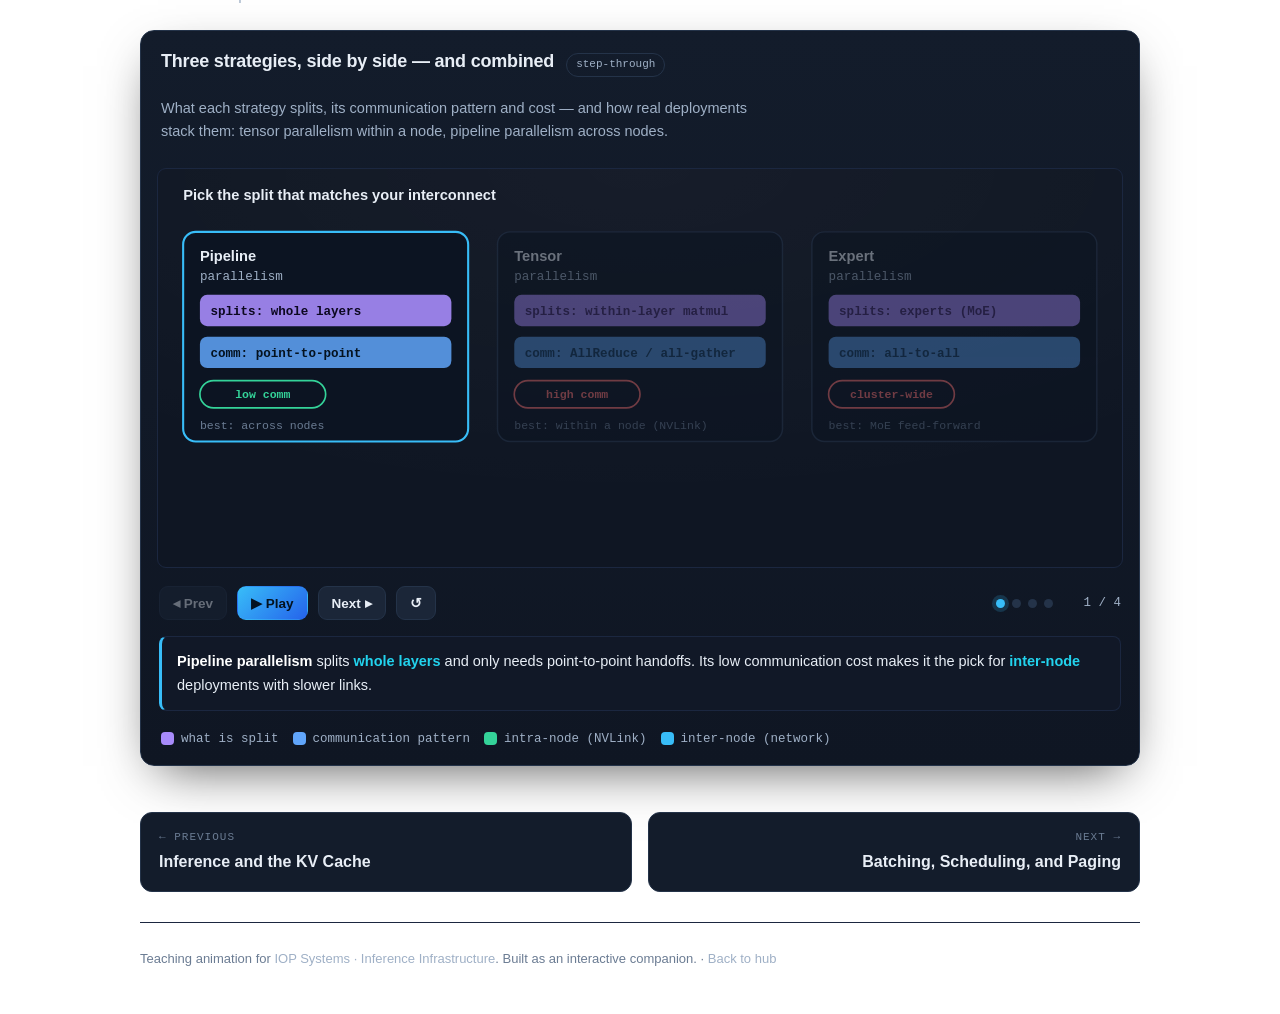
<file: m03-sharding.html>
<!doctype html>
<!-- =====================================================================
     MODULE 3 / 11 — Sharding a Model
     Pipeline · Tensor · Expert parallelism
     Self-contained: only shared.css + shared.js. Vanilla JS + inline SVG.
     ===================================================================== -->
<html lang="en">
<head>
  <meta charset="utf-8">
  <meta name="viewport" content="width=device-width, initial-scale=1">
  <title>Sharding a Model — IOP Inference</title>
  <link rel="stylesheet" href="shared.css">
</head>
<body>

  <!-- ----- top nav ----- -->
  <nav class="topnav">
    <a class="brand" href="index.html"><span class="logo">i2</span> Inference Infrastructure</a>
    <span class="chip">Module&nbsp;3 / 11</span>
    <span class="spacer"></span>
    <a class="navlink" href="index.html">All modules</a>
    <a class="navlink" href="https://iop.systems/blog/llm-inference/modelsharding/" target="_blank" rel="noopener">Read the article ↗</a>
  </nav>

  <main class="wrap">
    <header class="hero">
      <div class="eyebrow">Module 3 · Scaling across GPUs</div>
      <h1>Sharding a Model</h1>
      <p class="lead">Models and context windows have outgrown the memory of any single GPU, so a large model
      must be split across many. Three strategies — <b>pipeline</b>, <b>tensor</b>, and <b>expert</b>
      parallelism — split the model in different ways and pay for it with different communication patterns.</p>
    </header>

    <div class="prose">
      <p>The unit of splitting differs in each strategy. <b>Pipeline parallelism</b> puts whole
      <i>layers</i> on different GPUs. <b>Tensor parallelism</b> splits a single matrix multiply
      <i>within</i> a layer across GPUs. <b>Expert parallelism</b> places different MoE
      <i>experts</i> on different GPUs. The interconnect available — fast <code>NVLink</code> inside a
      node (~1&nbsp;TB/s) vs. a slower network between nodes — heavily shapes which strategy you reach for.</p>
    </div>

    <!-- ================= FIGURE 1 — Pipeline parallelism (Stepper) ================= -->
    <section class="figure">
      <header>
        <h3>Pipeline parallelism — layers split across GPUs, and the bubble</h3>
        <span class="tag">step-through</span>
      </header>
      <p class="blurb">Each GPU holds a contiguous slice of layers. Microbatches flow stage→stage; watch
      the idle <b>pipeline bubble</b> shrink as more microbatches keep every GPU busy.</p>

      <div class="stage">
        <svg id="svgA" viewBox="0 0 920 380" role="img" aria-label="Pipeline parallelism schedule showing microbatches flowing through GPU stages with idle bubbles during fill and drain"></svg>
      </div>

      <div id="ctrlA"></div>
      <div id="capA" class="caption"></div>

      <div class="legend">
        <span class="item"><span class="sw" style="background:var(--weight)"></span> model layers</span>
        <span class="item"><span class="sw" style="background:var(--compute)"></span> GPU computing</span>
        <span class="item"><span class="sw" style="background:var(--warn)"></span> idle / bubble</span>
        <span class="item"><span class="sw" style="background:var(--mem)"></span> point-to-point handoff</span>
      </div>
    </section>

    <div class="prose">
      <p>A single request must traverse <i>every</i> GPU, and only one stage works on it at a time — so
      pipelining adds latency and, on its own, leaves GPUs idle during fill and drain. The communication is
      gentle though: each stage only forwards activations to the <b>one</b> next GPU
      (<code>point-to-point</code>). That low communication-to-compute ratio is why pipeline parallelism is
      favored <i>across nodes</i>, where the interconnect is slower.</p>
    </div>

    <!-- ================= FIGURE 2 — Tensor parallelism (Stepper) ================= -->
    <section class="figure">
      <header>
        <h3>Tensor parallelism — one matmul split across GPUs + AllReduce</h3>
        <span class="tag">step-through</span>
      </header>
      <p class="blurb">A single big matrix multiply (an FFN or attention projection) is sharded by columns.
      Each GPU computes a <b>partial</b> result on its weight shard, then an <b>AllReduce</b> combines the
      partials so every GPU ends up with the full layer output. This happens inside <i>every</i> layer.</p>

      <div class="stage">
        <svg id="svgB" viewBox="0 0 920 400" role="img" aria-label="Tensor parallelism: input broadcast to all GPUs, each computes a partial output on its weight shard, then AllReduce combines into the full output"></svg>
      </div>

      <div id="ctrlB"></div>
      <div id="capB" class="caption"></div>

      <div class="legend">
        <span class="item"><span class="sw" style="background:var(--token)"></span> input activations</span>
        <span class="item"><span class="sw" style="background:var(--weight)"></span> weight shard</span>
        <span class="item"><span class="sw" style="background:var(--compute)"></span> partial compute</span>
        <span class="item"><span class="sw" style="background:var(--mem)"></span> AllReduce traffic</span>
      </div>
    </section>

    <div class="callout">
      <span class="lbl">Tradeoff</span>
      Tensor parallelism has a much <b>higher communication-to-compute ratio</b> than pipeline parallelism —
      an AllReduce fires after a matmul in <i>every</i> layer. Inside a node with fast <code>NVLink</code>
      that's worth it: every GPU works simultaneously, lowering request latency. It's also the
      <i>only</i> option when even a single layer is too big to fit on one GPU.
    </div>

    <!-- ================= FIGURE 3 — Expert parallelism (Loop) ================= -->
    <section class="figure">
      <header>
        <h3>Expert parallelism — routing MoE tokens with all-to-all</h3>
        <span class="tag">auto-play</span>
      </header>
      <p class="blurb">In a Mixture-of-Experts layer the router picks the top-<code>k</code> experts per token.
      Experts live on different GPUs, so an <b>all-to-all dispatch</b> ships each token to its expert's GPU;
      the expert FFN runs; then a <b>combine</b> returns results home before layer norm proceeds.</p>
      <div class="stage">
        <svg id="svgC" viewBox="0 0 920 400" role="img" aria-label="Expert parallelism: a router sends tokens across GPUs to their assigned experts via all-to-all, experts compute, then results combine back"></svg>
      </div>
      <div id="ctrlC"></div>

      <div class="legend">
        <span class="item"><span class="sw" style="background:var(--token)"></span> token</span>
        <span class="item"><span class="sw" style="background:var(--weight)"></span> expert (FFN)</span>
        <span class="item"><span class="sw" style="background:var(--compute)"></span> expert computing</span>
        <span class="item"><span class="sw" style="background:var(--mem)"></span> all-to-all dispatch / combine</span>
        <span class="item"><span class="sw" style="background:var(--warn)"></span> stalled (load imbalance)</span>
      </div>
    </section>

    <div class="prose">
      <p>Only the top-<code>k</code> experts fire per token, and an expert is either fully active or idle —
      which makes one expert a tidy unit to place on one GPU. But because each token activates
      <i>different</i> experts on <i>different</i> GPUs, dispatch is <b>cluster-wide</b> all-to-all traffic.
      A single overloaded expert (a <b>load imbalance</b>) stalls the whole inference pass — everyone waits
      for the slowest expert before combine.</p>
    </div>

    <!-- ================= FIGURE 4 — Side-by-side summary (Stepper) ================= -->
    <section class="figure">
      <header>
        <h3>Three strategies, side by side — and combined</h3>
        <span class="tag">step-through</span>
      </header>
      <p class="blurb">What each strategy splits, its communication pattern and cost — and how real
      deployments stack them: tensor parallelism within a node, pipeline parallelism across nodes.</p>

      <div class="stage">
        <svg id="svgD" viewBox="0 0 920 380" role="img" aria-label="Comparison of pipeline, tensor, and expert parallelism by what they split and their communication cost, and how they combine"></svg>
      </div>

      <div id="ctrlD"></div>
      <div id="capD" class="caption"></div>

      <div class="legend">
        <span class="item"><span class="sw" style="background:var(--weight)"></span> what is split</span>
        <span class="item"><span class="sw" style="background:var(--mem)"></span> communication pattern</span>
        <span class="item"><span class="sw" style="background:var(--compute)"></span> intra-node (NVLink)</span>
        <span class="item"><span class="sw" style="background:var(--accent)"></span> inter-node (network)</span>
      </div>
    </section>

    <!-- ----- prev / next module ----- -->
    <nav class="pager">
      <a class="prev" href="m02-kvcache.html"><span class="dir">← Previous</span><span class="ttl">Inference and the KV Cache</span></a>
      <a class="next" href="m04-batching.html"><span class="dir">Next →</span><span class="ttl">Batching, Scheduling, and Paging</span></a>
    </nav>

    <footer class="foot">
      Teaching animation for <a href="https://iop.systems/blog/llm-inference/" target="_blank" rel="noopener">IOP Systems · Inference Infrastructure</a>.
      Built as an interactive companion. · <a href="index.html">Back to hub</a>
    </footer>
  </main>

  <script src="shared.js"></script>
  <script>
  "use strict";

  /* small shared drawing helpers */
  function gpuBox(svg, x, y, w, h, label, opts) {
    opts = opts || {};
    const { S, C } = IOP;
    svg.appendChild(S("rect", { x, y, width: w, height: h, rx: 12,
      fill: opts.fill || "#0c1422", stroke: opts.stroke || C.border,
      "stroke-width": opts.sw || 1.5, opacity: opts.opacity ?? 1 }));
    if (label) svg.appendChild(S("text", { x: x + 10, y: y + 18, class: "svg-label",
      fill: opts.labelFill || C.muted, text: label }));
  }
  function arrow(svg, x1, y1, x2, y2, color, opts) {
    opts = opts || {};
    const { S } = IOP;
    svg.appendChild(S("line", { x1, y1, x2, y2, stroke: color,
      "stroke-width": opts.w || 2.5, "stroke-linecap": "round",
      "stroke-dasharray": opts.dash || null, opacity: opts.opacity ?? 1 }));
    // simple arrowhead
    const ang = Math.atan2(y2 - y1, x2 - x1), a = 8;
    svg.appendChild(S("path", {
      d: `M${x2},${y2} L${x2 - a*Math.cos(ang - 0.5)},${y2 - a*Math.sin(ang - 0.5)} `
       + `L${x2 - a*Math.cos(ang + 0.5)},${y2 - a*Math.sin(ang + 0.5)} Z`,
      fill: color, opacity: opts.opacity ?? 1 }));
  }

  // ===================== FIGURE 1 — Pipeline parallelism (Stepper) =====================
  (function () {
    const svg = document.getElementById("svgA");
    const { S, C, clear, ease } = IOP;
    const NG = 4;                          // 4 GPU stages
    const rowH = 56, rowGap = 12, topY = 56, leftX = 150;
    const cellW = 58, cellGap = 6;
    const layerNames = ["layers 1–8", "layers 9–16", "layers 17–24", "layers 25–32"];

    // schedules per step: number of microbatches threaded through the pipeline
    const SCHED = [1, 1, 3, 6];

    function diag(stage, mb) { return mb + stage; } // time-slot a microbatch occupies at a stage

    function render(step, p) {
      clear(svg);
      const NM = SCHED[step];
      const totalSlots = NM + NG - 1;
      const usableW = 920 - leftX - 40;
      const cw = Math.min(cellW, (usableW - (totalSlots - 1) * cellGap) / totalSlots);

      // title
      svg.appendChild(S("text", { x: 24, y: 26, class: "svg-title",
        text: NM === 1 ? "One microbatch in flight" : NM + " microbatches in flight" }));

      // time axis label
      svg.appendChild(S("text", { x: leftX, y: 44, class: "svg-label", text: "time →" }));

      let busy = 0, idle = 0;
      for (let g = 0; g < NG; g++) {
        const y = topY + g * (rowH + rowGap);
        // GPU device frame
        gpuBox(svg, 14, y, 124, rowH, null, { fill: "#0c1422" });
        svg.appendChild(S("text", { x: 26, y: y + 23, class: "svg-title",
          "font-size": 13, text: "GPU " + g }));
        svg.appendChild(S("rect", { x: 26, y: y + 31, width: 100, height: 14, rx: 4,
          fill: C.weight, opacity: 0.30 }));
        svg.appendChild(S("text", { x: 30, y: y + 42, class: "svg-label",
          "font-size": 10, fill: C.weight, text: layerNames[g] }));

        // time grid cells
        for (let t = 0; t < totalSlots; t++) {
          const x = leftX + t * (cw + cellGap);
          // which microbatch (if any) is at stage g during slot t?
          let mbHere = -1;
          for (let m = 0; m < NM; m++) { if (diag(g, m) === t) { mbHere = m; break; } }
          const reveal = ease(IOP.clamp(p * totalSlots - t, 0, 1));
          if (mbHere >= 0) {
            busy++;
            svg.appendChild(S("rect", { x, y: y + 8, width: cw, height: rowH - 16, rx: 6,
              fill: C.compute, opacity: 0.30 + 0.55 * reveal }));
            svg.appendChild(S("text", { x: x + cw/2, y: y + rowH/2 + 4, "text-anchor": "middle",
              "font-family": "var(--mono)", "font-size": 11, fill: "#04121f",
              "font-weight": 700, text: "μ" + (mbHere + 1), opacity: reveal }));
            // point-to-point handoff to next GPU (down-right)
            if (g < NG - 1 && reveal > 0.6) {
              const nx = leftX + (t + 1) * (cw + cellGap);
              arrow(svg, x + cw, y + rowH - 6, nx + cw/2, y + rowH + rowGap + 8, C.mem,
                { w: 1.6, opacity: 0.55 });
            }
          } else {
            idle++;
            // bubble cell
            svg.appendChild(S("rect", { x, y: y + 8, width: cw, height: rowH - 16, rx: 6,
              fill: "none", stroke: C.warn, "stroke-width": 1,
              "stroke-dasharray": "3 3", opacity: 0.25 + 0.35 * reveal }));
          }
        }
      }

      // bubble fraction read-out
      const total = busy + idle;
      const frac = total ? Math.round(100 * idle / total) : 0;
      const by = topY + NG * (rowH + rowGap) + 14;
      svg.appendChild(S("rect", { x: 14, y: by, width: 250, height: 30, rx: 8,
        fill: "#0c1422", stroke: C.border }));
      svg.appendChild(S("text", { x: 26, y: by + 20, class: "svg-label",
        text: "bubble (idle) fraction: " }));
      svg.appendChild(S("text", { x: 196, y: by + 20, "font-family": "var(--mono)",
        "font-size": 14, "font-weight": 700,
        fill: frac > 35 ? C.warn : C.compute, text: frac + "%" }));
    }

    IOP.Stepper({
      controls: document.getElementById("ctrlA"),
      caption:  document.getElementById("capA"),
      captions: [
        "<b>Pipeline parallelism</b> splits the model's <span class='k'>layers</span> across GPUs — GPU 0 holds layers 1–8, GPU 1 the next slice, and so on. A request is processed by one stage, then forwarded to the next.",
        "Send <b>one microbatch</b> through. It moves stage→stage via <span class='k'>point-to-point</span> handoffs (just to the one next GPU). But notice: while it works its way down, every other GPU sits idle.",
        "Those red dashed cells during fill and drain are the <b>pipeline bubble</b> — wasted GPU time. With only one batch the bubble is huge. The fix is to feed in <span class='k'>more microbatches</span>.",
        "With <b>6 microbatches</b> overlapping, the steady-state middle keeps all four GPUs busy at once. The fixed fill/drain cost is now amortized — the <span class='k'>bubble fraction</span> shrinks dramatically.",
      ],
      render,
      dwell: 2000,
      autoplay: false,
    });
  })();

  // ===================== FIGURE 2 — Tensor parallelism (Stepper) =====================
  (function () {
    const svg = document.getElementById("svgB");
    const { S, C, clear, ease, lerp } = IOP;
    const NG = 3;
    const gx = [120, 410, 700], gw = 180, gy = 120, gh = 150;
    const inY = 46, outY = 330;

    function gpuFrame(i, hi) {
      gpuBox(svg, gx[i], gy, gw, gh, "GPU " + i,
        { stroke: hi ? C.compute : C.border, sw: hi ? 2.5 : 1.5 });
    }

    function render(step, p) {
      clear(svg);
      const e = ease(p);

      svg.appendChild(S("text", { x: 24, y: 26, class: "svg-title",
        text: "One matmul:  Y = X · W   (W split column-wise into W₀ | W₁ | W₂)" }));

      // input activations block (top, centered)
      const ix = 410, iw = 120;
      svg.appendChild(S("rect", { x: ix, y: inY - 18, width: iw, height: 30, rx: 7,
        fill: C.token, opacity: 0.85 }));
      svg.appendChild(S("text", { x: ix + iw/2, y: inY + 2, "text-anchor": "middle",
        "font-family": "var(--mono)", "font-size": 12, fill: "#04121f", "font-weight": 700,
        text: "input X" }));

      for (let i = 0; i < NG; i++) {
        const cx = gx[i] + gw/2;
        const active = step >= 2;
        gpuFrame(i, step >= 2 && step <= 3);

        // weight shard inside GPU (always present from step >=1)
        if (step >= 1) {
          const sr = ease(IOP.clamp(p * (step === 1 ? 1 : 3) - i, 0, 1));
          svg.appendChild(S("rect", { x: gx[i] + 20, y: gy + 30, width: gw - 40, height: 38, rx: 7,
            fill: C.weight, opacity: 0.85 * (step === 1 ? sr : 1) }));
          svg.appendChild(S("text", { x: cx, y: gy + 54, "text-anchor": "middle",
            "font-family": "var(--mono)", "font-size": 12, fill: "#0c0820", "font-weight": 700,
            text: "W" + i, opacity: (step === 1 ? sr : 1) }));
        }

        // broadcast input -> each GPU (step >=2)
        if (step >= 2) {
          const a = step === 2 ? e : 1;
          arrow(svg, ix + iw/2, inY + 12, cx, gy - 4, C.mem, { w: 2, opacity: 0.5 + 0.4 * a });
        }

        // partial compute result (step >=2)
        if (step >= 2) {
          const cr = step === 2 ? ease(IOP.clamp(p * 3 - i, 0, 1)) : 1;
          svg.appendChild(S("rect", { x: gx[i] + 28, y: gy + 92, width: gw - 56, height: 34, rx: 7,
            fill: C.compute, opacity: 0.30 + 0.55 * cr }));
          svg.appendChild(S("text", { x: cx, y: gy + 114, "text-anchor": "middle",
            "font-family": "var(--mono)", "font-size": 12, fill: "#04121f", "font-weight": 700,
            text: "Y" + i + " (partial)", opacity: cr }));
        }
      }

      // AllReduce ring + combined output (step >=3)
      if (step >= 3) {
        const a = step === 3 ? e : 1;
        // draw exchange arrows between GPUs (ring all-to-all flavor)
        const yMid = gy + gh + 26;
        for (let i = 0; i < NG; i++) {
          const j = (i + 1) % NG;
          arrow(svg, gx[i] + gw/2, gy + gh, gx[j] + gw/2, gy + gh,
            C.mem, { w: 2, dash: "5 4", opacity: 0.5 * a });
        }
        svg.appendChild(S("text", { x: 460, y: yMid + 2, "text-anchor": "middle",
          "font-family": "var(--mono)", "font-size": 12, fill: C.mem, "font-weight": 700,
          text: "AllReduce — exchange & sum partials", opacity: a }));
      }

      // final full output broadcast to all (step >=4)
      if (step >= 4) {
        const ox = 360, ow = 200;
        svg.appendChild(S("rect", { x: ox, y: outY, width: ow, height: 34, rx: 7,
          fill: C.compute, opacity: 0.92 }));
        svg.appendChild(S("text", { x: ox + ow/2, y: outY + 22, "text-anchor": "middle",
          "font-family": "var(--mono)", "font-size": 12, fill: "#04121f", "font-weight": 700,
          text: "full output Y → next layer" }));
        for (let i = 0; i < NG; i++) {
          arrow(svg, gx[i] + gw/2, gy + gh + 6, ox + ow/2, outY - 2, C.compute,
            { w: 1.6, opacity: 0.45 });
        }
      }
    }

    IOP.Stepper({
      controls: document.getElementById("ctrlB"),
      caption:  document.getElementById("capB"),
      captions: [
        "Inside every layer sits a big matrix multiply <code>Y = X·W</code>. <b>Tensor parallelism</b> splits the weight matrix <span class='k'>W</span> across GPUs — here column-wise into W₀, W₁, W₂.",
        "Each GPU holds only its <b>weight shard</b>. No single GPU stores the whole matrix — which is exactly what lets a layer too big for one GPU still run.",
        "The same <b>input X is broadcast</b> to all GPUs. Each multiplies X by its shard, producing a <span class='k'>partial</span> output Yᵢ — a slice of the answer, computed in parallel.",
        "Partials alone aren't the layer output. An <b>AllReduce</b> exchanges and sums them across GPUs — a scatter-gather-reduce collective fired after <span class='k'>every</span> layer's matmul.",
        "Now every GPU holds the <b>full output Y</b>, ready as input to the next layer. All GPUs stayed busy at once — great latency, but the per-layer AllReduce means heavy <span class='k'>communication</span>.",
      ],
      render,
      dwell: 2100,
      autoplay: false,
    });
  })();

  // ===================== FIGURE 3 — Expert parallelism (Loop) =====================
  (function () {
    const svg = document.getElementById("svgC");
    const { S, C, clear, lerp } = IOP;
    const NG = 4;
    const gx = [70, 280, 490, 700], gw = 150, gy = 150, gh = 150;
    const routerX = 460, routerY = 56;

    // tokens: each assigned to an expert/GPU. One expert (GPU 2) is overloaded -> stall.
    const TOKENS = [
      { id: "t1", exp: 0 }, { id: "t2", exp: 2 }, { id: "t3", exp: 1 },
      { id: "t4", exp: 2 }, { id: "t5", exp: 3 }, { id: "t6", exp: 2 },
    ];
    // count load per expert
    const load = [0,0,0,0]; TOKENS.forEach(t => load[t.exp]++);
    const maxLoad = Math.max(...load);

    function expertCx(i) { return gx[i] + gw/2; }

    function render(time) {
      clear(svg);
      // phase cycle: dispatch (0-0.35) -> compute (0.35-0.7) -> combine (0.7-1)
      const cyc = (time * 0.28) % 1;
      const phase = cyc < 0.35 ? "dispatch" : cyc < 0.7 ? "compute" : "combine";

      svg.appendChild(S("text", { x: 24, y: 26, class: "svg-title",
        text: "MoE layer — router dispatches each token to its expert's GPU (top-1 shown)" }));

      // router box
      svg.appendChild(S("rect", { x: routerX - 90, y: routerY - 20, width: 180, height: 34, rx: 9,
        fill: "#0c1422", stroke: C.accent, "stroke-width": 2 }));
      svg.appendChild(S("text", { x: routerX, y: routerY + 2, "text-anchor": "middle",
        "font-family": "var(--mono)", "font-size": 12, fill: C.accent, "font-weight": 700,
        text: "router (top-k)" }));

      // phase label
      const phaseLabel = phase === "dispatch" ? "all-to-all dispatch →"
        : phase === "compute" ? "experts compute (FFN)"
        : "← all-to-all combine";
      svg.appendChild(S("text", { x: 24, y: 48, class: "svg-label",
        fill: phase === "compute" ? C.compute : C.mem, text: "phase: " + phaseLabel }));

      // GPUs / experts
      for (let i = 0; i < NG; i++) {
        const overloaded = load[i] === maxLoad && maxLoad > 1;
        const computing = phase === "compute";
        const stalled = computing && overloaded; // slowest expert stalls the pass
        gpuBox(svg, gx[i], gy, gw, gh, "GPU " + i,
          { stroke: stalled ? C.warn : (computing ? C.compute : C.border),
            sw: stalled ? 2.5 : (computing ? 2.5 : 1.5) });
        // expert weights block
        svg.appendChild(S("rect", { x: gx[i] + 24, y: gy + 34, width: gw - 48, height: 40, rx: 8,
          fill: C.weight, opacity: 0.85 }));
        svg.appendChild(S("text", { x: expertCx(i), y: gy + 59, "text-anchor": "middle",
          "font-family": "var(--mono)", "font-size": 12, fill: "#0c0820", "font-weight": 700,
          text: "Expert " + i }));
        // load tag
        svg.appendChild(S("text", { x: expertCx(i), y: gy + gh - 12, "text-anchor": "middle",
          "font-family": "var(--mono)", "font-size": 10,
          fill: overloaded ? C.warn : C.muted,
          text: load[i] + (load[i] === 1 ? " token" : " tokens") + (overloaded ? "  ⟂ hot" : "") }));

        // compute glow
        if (computing) {
          const pulse = stalled ? (0.4 + 0.3 * Math.sin(time * 6))   // stalled flickers
                                : (0.45 + 0.35 * Math.sin(time * 4 + i));
          svg.appendChild(S("rect", { x: gx[i] + 16, y: gy + 84, width: gw - 32, height: 18, rx: 6,
            fill: stalled ? C.warn : C.compute, opacity: pulse }));
          if (stalled)
            svg.appendChild(S("text", { x: expertCx(i), y: gy + 97, "text-anchor": "middle",
              "font-family": "var(--mono)", "font-size": 9, fill: "#1a0606", "font-weight": 700,
              text: "STALL" }));
        }
      }

      // tokens animate between router and their expert GPU
      TOKENS.forEach((tk, k) => {
        const cx0 = routerX - 70 + (k % 6) * 28;   // staging near router
        const startX = cx0, startY = routerY + 26;
        const ex = expertCx(tk.exp), ey = gy + gh + 18; // landing just below GPU
        let x, y, op = 1, col = C.token;
        if (phase === "dispatch") {
          const t = IOP.clamp(cyc / 0.35, 0, 1);
          x = lerp(startX, ex, IOP.ease(t));
          y = lerp(startY, ey, IOP.ease(t));
          col = C.mem;
        } else if (phase === "compute") {
          x = ex + (k % 2 ? 16 : -16); y = ey;        // parked at expert
          col = C.token;
        } else { // combine
          const t = IOP.clamp((cyc - 0.7) / 0.3, 0, 1);
          x = lerp(ex, startX, IOP.ease(t));
          y = lerp(ey, startY, IOP.ease(t));
          col = C.compute;
        }
        // dispatch/combine path hint
        if (phase === "dispatch") arrow(svg, startX, startY, ex, ey, C.mem, { w: 1, opacity: 0.18 });
        if (phase === "combine")  arrow(svg, ex, ey, startX, startY, C.compute, { w: 1, opacity: 0.18 });
        svg.appendChild(S("circle", { cx: x, cy: y, r: 9, fill: col,
          stroke: "#04121f", "stroke-width": 1.2 }));
        svg.appendChild(S("text", { x, y: y + 3, "text-anchor": "middle",
          "font-family": "var(--mono)", "font-size": 8, fill: "#04121f", "font-weight": 700,
          text: tk.id }));
      });
    }

    IOP.Loop({ controls: document.getElementById("ctrlC"), render, autoplay: true, speed: 1 });
  })();

  // ===================== FIGURE 4 — Side-by-side summary (Stepper) =====================
  (function () {
    const svg = document.getElementById("svgD");
    const { S, C, clear, ease } = IOP;

    // three mini-panels
    const panels = [
      { x: 24,  title: "Pipeline",  splits: "whole layers",
        comm: "point-to-point", commColor: C.mem, cost: "low comm",
        costColor: C.compute, note: "across nodes" },
      { x: 324, title: "Tensor",    splits: "within-layer matmul",
        comm: "AllReduce / all-gather", commColor: C.mem, cost: "high comm",
        costColor: C.warn, note: "within a node (NVLink)" },
      { x: 624, title: "Expert",    splits: "experts (MoE)",
        comm: "all-to-all", commColor: C.mem, cost: "cluster-wide",
        costColor: C.warn, note: "MoE feed-forward" },
    ];
    const pw = 272, py = 60, ph = 200;

    function drawPanel(pn, idx, hi, p) {
      const e = ease(p);
      const op = hi ? 1 : 0.42;
      // card
      svg.appendChild(S("rect", { x: pn.x, y: py, width: pw, height: ph, rx: 12,
        fill: "#0c1422", stroke: hi ? C.accent : C.border, "stroke-width": hi ? 2 : 1.4,
        opacity: hi ? 1 : 0.55 }));
      svg.appendChild(S("text", { x: pn.x + 16, y: py + 28, class: "svg-title",
        "font-size": 16, opacity: op, text: pn.title }));
      svg.appendChild(S("text", { x: pn.x + 16, y: py + 46, class: "svg-label",
        "font-size": 11, opacity: op, text: "parallelism" }));

      // "what it splits" — weight-colored
      svg.appendChild(S("rect", { x: pn.x + 16, y: py + 60, width: pw - 32, height: 30, rx: 7,
        fill: C.weight, opacity: (hi ? 0.9 : 0.4) * (hi ? e : 1) }));
      svg.appendChild(S("text", { x: pn.x + 26, y: py + 79, "font-size": 12,
        "font-family": "var(--mono)", fill: "#0c0820", "font-weight": 700,
        opacity: hi ? e : 0.6, text: "splits: " + pn.splits }));

      // comm pattern — mem-colored
      svg.appendChild(S("rect", { x: pn.x + 16, y: py + 100, width: pw - 32, height: 30, rx: 7,
        fill: pn.commColor, opacity: (hi ? 0.85 : 0.35) * (hi ? e : 1) }));
      svg.appendChild(S("text", { x: pn.x + 26, y: py + 119, "font-size": 12,
        "font-family": "var(--mono)", fill: "#04121f", "font-weight": 700,
        opacity: hi ? e : 0.6, text: "comm: " + pn.comm }));

      // cost chip
      svg.appendChild(S("rect", { x: pn.x + 16, y: py + 142, width: 120, height: 26, rx: 13,
        fill: "none", stroke: pn.costColor, "stroke-width": 1.6, opacity: op }));
      svg.appendChild(S("text", { x: pn.x + 76, y: py + 159, "text-anchor": "middle",
        "font-size": 11, "font-family": "var(--mono)", fill: pn.costColor, "font-weight": 700,
        opacity: op, text: pn.cost }));

      // placement note
      svg.appendChild(S("text", { x: pn.x + 16, y: py + ph - 12, "font-size": 11,
        "font-family": "var(--mono)", fill: C.faint, opacity: op, text: "best: " + pn.note }));
    }

    function render(step, p) {
      clear(svg);
      svg.appendChild(S("text", { x: 24, y: 30, class: "svg-title",
        text: step < 3 ? "Pick the split that matches your interconnect" : "…and combine them" }));

      // highlight one panel per step 0..2; step 3 shows the combined picture
      for (let i = 0; i < 3; i++) {
        const hi = step === 3 ? true : (i === step);
        drawPanel(panels[i], i, hi, hi && step < 3 ? p : 1);
      }

      if (step === 3) {
        const e = ease(p);
        // combined deployment band at bottom
        const by = py + ph + 18;
        svg.appendChild(S("rect", { x: 24, y: by, width: 872, height: 56, rx: 12,
          fill: "#0c1422", stroke: C.accent, "stroke-width": 1.4, opacity: 0.6 }));
        // intra-node group (TP) inside a node, two nodes joined by PP
        const node = (nx, lbl) => {
          svg.appendChild(S("rect", { x: nx, y: by + 12, width: 230, height: 32, rx: 8,
            fill: "none", stroke: C.compute, "stroke-dasharray": "5 4", "stroke-width": 1.6,
            opacity: e }));
          svg.appendChild(S("text", { x: nx + 8, y: by + 9, "font-size": 10,
            "font-family": "var(--mono)", fill: C.compute, opacity: e, text: lbl }));
          for (let g = 0; g < 3; g++)
            svg.appendChild(S("rect", { x: nx + 14 + g * 70, y: by + 18, width: 56, height: 20, rx: 5,
              fill: C.compute, opacity: 0.35 * e }));
        };
        node(70, "node A · tensor-parallel (NVLink)");
        node(440, "node B · tensor-parallel (NVLink)");
        // inter-node PP link
        arrow(svg, 300, by + 28, 440, by + 28, C.accent, { w: 2.4, opacity: e });
        svg.appendChild(S("text", { x: 370, y: by + 22, "text-anchor": "middle", "font-size": 10,
          "font-family": "var(--mono)", fill: C.accent, "font-weight": 700, opacity: e,
          text: "pipeline (network)" }));
        svg.appendChild(S("text", { x: 690, y: by + 30, "font-size": 11,
          "font-family": "var(--mono)", fill: C.muted, opacity: e,
          text: "+ expert-parallel FFN" }));
      }
    }

    IOP.Stepper({
      controls: document.getElementById("ctrlD"),
      caption:  document.getElementById("capD"),
      captions: [
        "<b>Pipeline parallelism</b> splits <span class='k'>whole layers</span> and only needs point-to-point handoffs. Its low communication cost makes it the pick for <span class='k'>inter-node</span> deployments with slower links.",
        "<b>Tensor parallelism</b> splits the <span class='k'>within-layer matmul</span> and pays an AllReduce per layer — high communication. Worth it <span class='k'>inside a node</span> over fast NVLink, where every GPU stays busy.",
        "<b>Expert parallelism</b> splits <span class='k'>experts</span> in MoE models and routes tokens with all-to-all — a cluster-wide pattern where one slow expert stalls the whole pass.",
        "They aren't exclusive — real deployments <b>combine</b> them: tensor parallelism <span class='k'>within</span> each node over NVLink, pipeline parallelism <span class='k'>across</span> nodes over the network, plus expert parallelism for the MoE feed-forward.",
      ],
      render,
      dwell: 2200,
      autoplay: false,
    });
  })();
  </script>
</body>
</html>
</file>
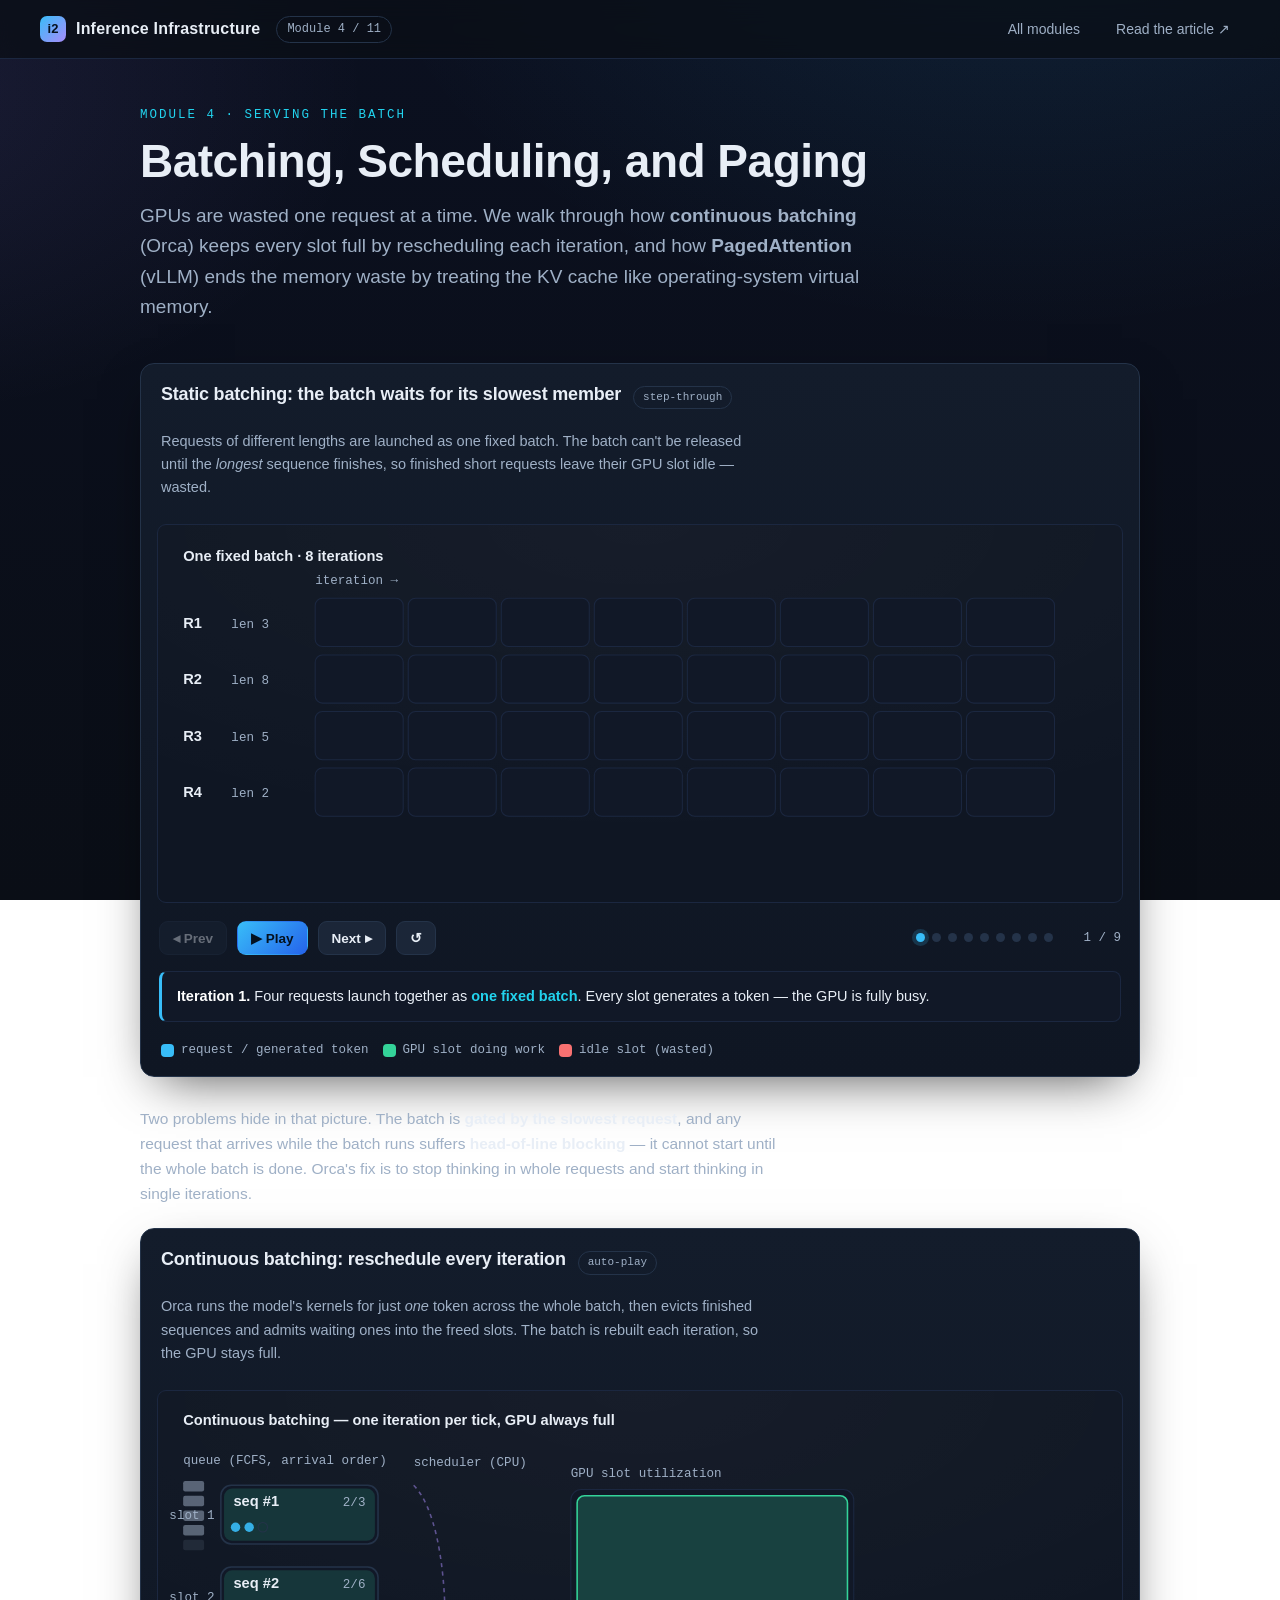
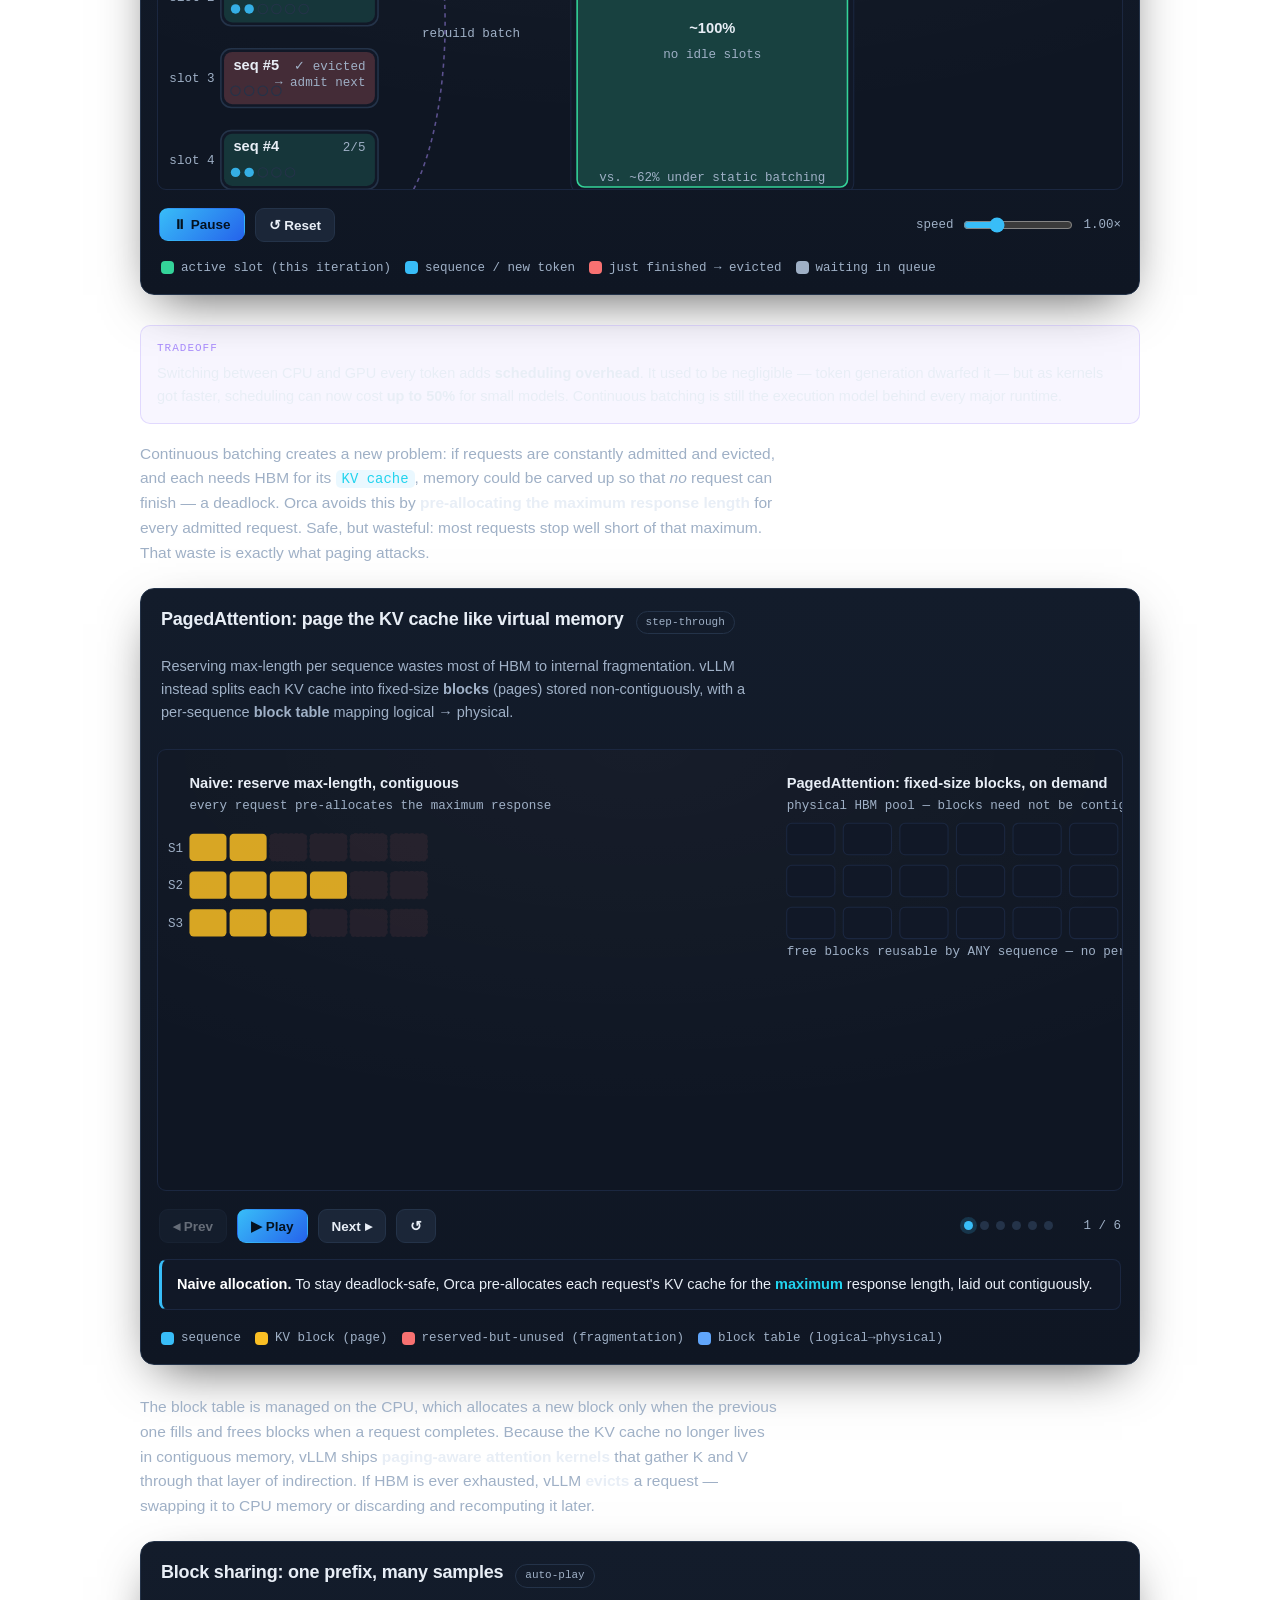
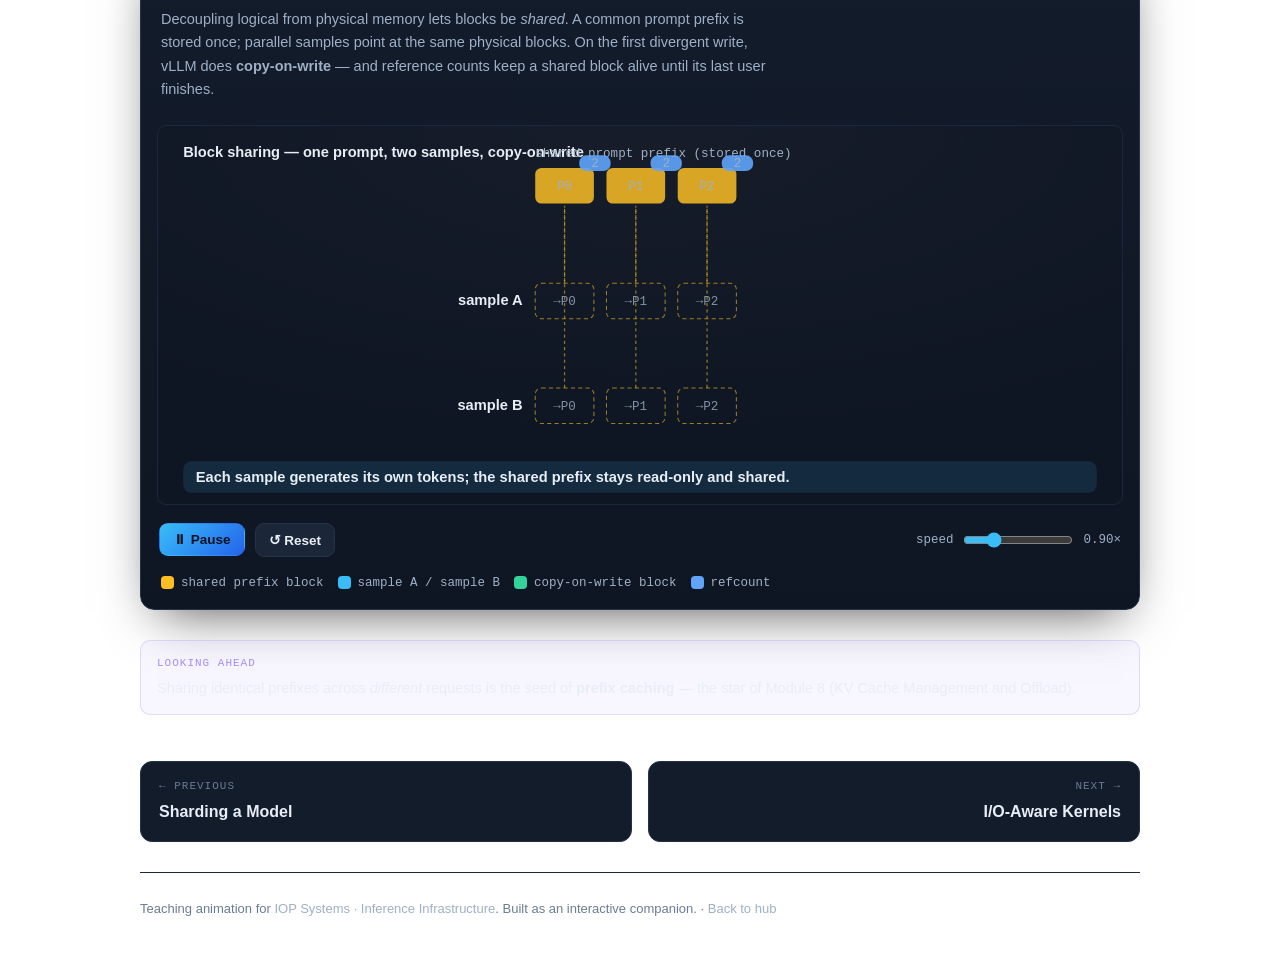
<file: m04-batching.html>
<!doctype html>
<html lang="en">
<head>
  <meta charset="utf-8">
  <meta name="viewport" content="width=device-width, initial-scale=1">
  <title>Batching, Scheduling, and Paging — IOP Inference</title>
  <link rel="stylesheet" href="shared.css">
</head>
<body>

  <!-- ----- top nav ----- -->
  <nav class="topnav">
    <a class="brand" href="index.html"><span class="logo">i2</span> Inference Infrastructure</a>
    <span class="chip">Module&nbsp;4 / 11</span>
    <span class="spacer"></span>
    <a class="navlink" href="index.html">All modules</a>
    <a class="navlink" href="https://iop.systems/blog/llm-inference/batching/" target="_blank" rel="noopener">Read the article ↗</a>
  </nav>

  <main class="wrap">
    <header class="hero">
      <div class="eyebrow">Module 4 · Serving the batch</div>
      <h1>Batching, Scheduling, and Paging</h1>
      <p class="lead">GPUs are wasted one request at a time. We walk through how
      <b>continuous batching</b> (Orca) keeps every slot full by rescheduling each
      iteration, and how <b>PagedAttention</b> (vLLM) ends the memory waste by treating the
      KV cache like operating-system virtual memory.</p>
    </header>

    <!-- ================= FIGURE 1 — Static batching (Stepper) ================= -->
    <section class="figure">
      <header>
        <h3>Static batching: the batch waits for its slowest member</h3>
        <span class="tag">step-through</span>
      </header>
      <p class="blurb">Requests of different lengths are launched as one fixed batch.
      The batch can't be released until the <i>longest</i> sequence finishes, so finished
      short requests leave their GPU slot idle — wasted.</p>

      <div class="stage">
        <svg id="svg1" viewBox="0 0 920 360" role="img" aria-label="Timeline grid of four requests in a static batch; short requests finish early and their GPU slots sit idle until the longest request completes."></svg>
      </div>

      <div id="ctrl1"></div>
      <div id="cap1" class="caption"></div>

      <div class="legend">
        <span class="item"><span class="sw" style="background:var(--token)"></span> request / generated token</span>
        <span class="item"><span class="sw" style="background:var(--compute)"></span> GPU slot doing work</span>
        <span class="item"><span class="sw" style="background:var(--warn)"></span> idle slot (wasted)</span>
      </div>
    </section>

    <div class="prose">
      <p>Two problems hide in that picture. The batch is <strong>gated by the slowest
      request</strong>, and any request that arrives while the batch runs suffers
      <strong>head-of-line blocking</strong> — it cannot start until the whole batch is
      done. Orca's fix is to stop thinking in whole requests and start thinking in single
      iterations.</p>
    </div>

    <!-- ================= FIGURE 2 — Continuous batching (Loop) ================= -->
    <section class="figure">
      <header>
        <h3>Continuous batching: reschedule every iteration</h3>
        <span class="tag">auto-play</span>
      </header>
      <p class="blurb">Orca runs the model's kernels for just <i>one</i> token across the
      whole batch, then evicts finished sequences and admits waiting ones into the freed
      slots. The batch is rebuilt each iteration, so the GPU stays full.</p>
      <div class="stage">
        <svg id="svg2" viewBox="0 0 920 380" role="img" aria-label="Continuous batching: each iteration generates one token per slot; completed sequences are evicted and waiting requests fill the freed slots, keeping all four slots busy."></svg>
      </div>
      <div id="ctrl2"></div>
      <div class="legend">
        <span class="item"><span class="sw" style="background:var(--compute)"></span> active slot (this iteration)</span>
        <span class="item"><span class="sw" style="background:var(--token)"></span> sequence / new token</span>
        <span class="item"><span class="sw" style="background:var(--warn)"></span> just finished → evicted</span>
        <span class="item"><span class="sw" style="background:var(--muted)"></span> waiting in queue</span>
      </div>
    </section>

    <div class="callout">
      <span class="lbl">Tradeoff</span>
      Switching between CPU and GPU every token adds <b>scheduling overhead</b>. It used to
      be negligible — token generation dwarfed it — but as kernels got faster, scheduling
      can now cost <b>up to 50%</b> for small models. Continuous batching is still the
      execution model behind every major runtime.
    </div>

    <div class="prose">
      <p>Continuous batching creates a new problem: if requests are constantly admitted and
      evicted, and each needs HBM for its <code>KV cache</code>, memory could be carved up so
      that <em>no</em> request can finish — a deadlock. Orca avoids this by
      <strong>pre-allocating the maximum response length</strong> for every admitted request.
      Safe, but wasteful: most requests stop well short of that maximum. That waste is exactly
      what paging attacks.</p>
    </div>

    <!-- ================= FIGURE 3 — PagedAttention (Stepper) ================= -->
    <section class="figure">
      <header>
        <h3>PagedAttention: page the KV cache like virtual memory</h3>
        <span class="tag">step-through</span>
      </header>
      <p class="blurb">Reserving max-length per sequence wastes most of HBM to internal
      fragmentation. vLLM instead splits each KV cache into fixed-size <b>blocks</b> (pages)
      stored non-contiguously, with a per-sequence <b>block table</b> mapping logical → physical.</p>

      <div class="stage">
        <svg id="svg3" viewBox="0 0 920 420" role="img" aria-label="PagedAttention: contiguous max-length reservation leaves most slots reserved-but-unused; paging allocates fixed-size KV blocks on demand into a physical pool, with a block table mapping logical to physical addresses."></svg>
      </div>

      <div id="ctrl3"></div>
      <div id="cap3" class="caption"></div>

      <div class="legend">
        <span class="item"><span class="sw" style="background:var(--token)"></span> sequence</span>
        <span class="item"><span class="sw" style="background:var(--kv)"></span> KV block (page)</span>
        <span class="item"><span class="sw" style="background:var(--warn)"></span> reserved-but-unused (fragmentation)</span>
        <span class="item"><span class="sw" style="background:var(--mem)"></span> block table (logical→physical)</span>
      </div>
    </section>

    <div class="prose">
      <p>The block table is managed on the CPU, which allocates a new block only when the
      previous one fills and frees blocks when a request completes. Because the KV cache no
      longer lives in contiguous memory, vLLM ships <strong>paging-aware attention
      kernels</strong> that gather K and V through that layer of indirection. If HBM is ever
      exhausted, vLLM <strong>evicts</strong> a request — swapping it to CPU memory or
      discarding and recomputing it later.</p>
    </div>

    <!-- ================= FIGURE 4 — Block sharing (Loop) ================= -->
    <section class="figure">
      <header>
        <h3>Block sharing: one prefix, many samples</h3>
        <span class="tag">auto-play</span>
      </header>
      <p class="blurb">Decoupling logical from physical memory lets blocks be <i>shared</i>.
      A common prompt prefix is stored once; parallel samples point at the same physical
      blocks. On the first divergent write, vLLM does <b>copy-on-write</b> — and reference
      counts keep a shared block alive until its last user finishes.</p>
      <div class="stage">
        <svg id="svg4" viewBox="0 0 920 360" role="img" aria-label="Block sharing: two samples share the same physical prefix blocks through reference counting; when one sample writes a divergent token, the block is copied on write."></svg>
      </div>
      <div id="ctrl4"></div>
      <div class="legend">
        <span class="item"><span class="sw" style="background:var(--kv)"></span> shared prefix block</span>
        <span class="item"><span class="sw" style="background:var(--token)"></span> sample A / sample B</span>
        <span class="item"><span class="sw" style="background:var(--compute)"></span> copy-on-write block</span>
        <span class="item"><span class="sw" style="background:var(--mem)"></span> refcount</span>
      </div>
    </section>

    <div class="callout">
      <span class="lbl">Looking ahead</span>
      Sharing identical prefixes across <i>different</i> requests is the seed of
      <b>prefix caching</b> — the star of Module 8 (KV Cache Management and Offload).
    </div>

    <!-- ----- prev / next module ----- -->
    <nav class="pager">
      <a class="prev" href="m03-sharding.html"><span class="dir">← Previous</span><span class="ttl">Sharding a Model</span></a>
      <a class="next" href="m05-flashattention.html"><span class="dir">Next →</span><span class="ttl">I/O-Aware Kernels</span></a>
    </nav>

    <footer class="foot">
      Teaching animation for <a href="https://iop.systems/blog/llm-inference/" target="_blank" rel="noopener">IOP Systems · Inference Infrastructure</a>.
      Built as an interactive companion. · <a href="index.html">Back to hub</a>
    </footer>
  </main>

  <script src="shared.js"></script>
  <script>
  "use strict";

  /* ============================================================= *
   * FIGURE 1 — Static / request-level batching (Stepper)
   *   A timeline grid: 4 requests of different lengths run as ONE
   *   fixed batch. Columns = iterations. Short requests finish and
   *   their row goes idle (red) until the longest finishes.
   * ============================================================= */
  (function () {
    const svg = document.getElementById("svg1");
    const { S, C, clear, lerp } = IOP;

    // request lengths (in iterations) — different, batch-released at max
    const reqs = [
      { name: "R1", len: 3 },
      { name: "R2", len: 8 },
      { name: "R3", len: 5 },
      { name: "R4", len: 2 },
    ];
    const COLS = 8;                 // longest request = batch lifetime
    const gx = 150, gy = 70;        // grid origin
    const cw = 84, ch = 46, gap = 8;
    const rowY = i => gy + i * (ch + gap);
    const colX = j => gx + j * (cw + gap * 0.6);

    // steps: reveal iterations 1..COLS, then summary
    const TOTAL_STEPS = COLS + 1;

    function render(step, p) {
      clear(svg);

      // title + axis labels
      svg.appendChild(S("text", { x: 24, y: 34, class: "svg-title", text: "One fixed batch · 8 iterations" }));
      svg.appendChild(S("text", { x: gx, y: 56, class: "svg-label", text: "iteration →" }));

      // how many full columns are revealed (current step animates the last)
      const fullCols = Math.min(step, COLS);

      // row labels + cells
      reqs.forEach((r, i) => {
        svg.appendChild(S("text", { x: 24, y: rowY(i) + ch / 2 + 5, class: "svg-title", text: r.name }));
        svg.appendChild(S("text", { x: 70, y: rowY(i) + ch / 2 + 5, class: "svg-label", text: "len " + r.len }));

        for (let j = 0; j < COLS; j++) {
          const x = colX(j), y = rowY(i);
          // base cell
          svg.appendChild(S("rect", {
            x, y, width: cw, height: ch, rx: 7,
            fill: C.panel, stroke: C.borderSoft, "stroke-width": 1,
          }));

          const revealed = j < fullCols || (j === step - 1 && step <= COLS);
          if (!revealed) continue;

          const animThis = (j === step - 1 && step <= COLS);
          const a = animThis ? p : 1;

          if (j < r.len) {
            // active compute — generating a token
            svg.appendChild(S("rect", {
              x: x + 4, y: y + 4, width: (cw - 8), height: (ch - 8), rx: 5,
              fill: C.compute, opacity: 0.16 + 0.12 * a,
            }));
            svg.appendChild(S("rect", {
              x: x + 4, y: y + 4, width: (cw - 8), height: (ch - 8), rx: 5,
              fill: "none", stroke: C.compute, "stroke-width": 1.5, opacity: a,
            }));
            // token chip
            const tw = 26, th = 16;
            svg.appendChild(S("rect", {
              x: x + cw / 2 - tw / 2, y: y + ch / 2 - th / 2,
              width: tw, height: th, rx: 4, fill: C.token, opacity: 0.85 * a,
            }));
          } else {
            // finished short request → idle / wasted slot
            const idleY = y + 4, idleH = ch - 8;
            svg.appendChild(S("rect", {
              x: x + 4, y: idleY, width: cw - 8, height: idleH, rx: 5,
              fill: C.warn, opacity: 0.13 * a,
            }));
            // hatch marks
            const stp = 9;
            for (let hx = x + 6; hx < x + cw - 6; hx += stp) {
              svg.appendChild(S("line", {
                x1: hx, y1: idleY + idleH, x2: hx + idleH, y2: idleY,
                stroke: C.warn, "stroke-width": 1, opacity: 0.4 * a,
              }));
            }
          }
        }

        // "done" marker at the request's finish line
        if (fullCols >= r.len) {
          const fx = colX(r.len) - gap * 0.3;
          svg.appendChild(S("line", {
            x1: fx, y1: rowY(i) - 2, x2: fx, y2: rowY(i) + ch + 2,
            stroke: C.token, "stroke-width": 2, "stroke-dasharray": "3 3", opacity: 0.8,
          }));
        }
      });

      // batch-release bracket at the end + utilization summary
      if (step >= TOTAL_STEPS - 1) {
        const bx = colX(COLS) + 6;
        svg.appendChild(S("line", { x1: bx, y1: gy - 4, x2: bx, y2: rowY(reqs.length - 1) + ch + 4, stroke: C.token, "stroke-width": 2.5 }));
        svg.appendChild(S("text", { x: bx + 8, y: gy + 36, class: "svg-title", text: "batch", fill: C.token }));
        svg.appendChild(S("text", { x: bx + 8, y: gy + 54, class: "svg-title", text: "released", fill: C.token }));

        // count wasted vs used cells
        let used = 0, total = reqs.length * COLS;
        reqs.forEach(r => used += Math.min(r.len, COLS));
        const util = Math.round((used / total) * 100);
        svg.appendChild(S("rect", { x: gx, y: rowY(reqs.length - 1) + ch + 16, width: 470, height: 30, rx: 8, fill: C.warn, opacity: 0.12 }));
        svg.appendChild(S("text", { x: gx + 12, y: rowY(reqs.length - 1) + ch + 36, class: "svg-title",
          text: `Slot utilization ≈ ${util}% — the red cells are paid-for, idle GPU.`, fill: C.warn }));
      }
    }

    IOP.Stepper({
      controls: document.getElementById("ctrl1"),
      caption: document.getElementById("cap1"),
      count: TOTAL_STEPS,
      captions: (function () {
        const caps = [];
        caps.push("<b>Iteration 1.</b> Four requests launch together as <span class='k'>one fixed batch</span>. Every slot generates a token — the GPU is fully busy.");
        caps.push("<b>Iteration 2.</b> Still full. Each request advances by exactly one token per iteration.");
        caps.push("<b>Iteration 3.</b> <span class='k'>R4</span> (length 2) already finished last step; its slot now sits <b>idle</b> — but the batch can't be released yet.");
        caps.push("<b>Iteration 4.</b> <span class='k'>R1</span> (length 3) finishes too. Two of four slots are now wasted, generating nothing.");
        caps.push("<b>Iteration 5.</b> R3 nears its end. The short requests' slots stay locked, paid for but doing no work.");
        caps.push("<b>Iteration 6.</b> Only <span class='k'>R2</span> still has real work. Three slots idle — classic <b>static-batch waste</b>.");
        caps.push("<b>Iteration 7.</b> R2 keeps going alone; the batch is <b>gated by its slowest member</b>. New arrivals wait — <b>head-of-line blocking</b>.");
        caps.push("<b>Iteration 8.</b> R2 finally finishes. Only now can the whole batch be <b>released</b> and slots reused.");
        caps.push("<b>The cost.</b> A short request held a full GPU slot for the batch's whole lifetime. Continuous batching fixes this by rescheduling every single iteration →");
        return caps;
      })(),
      render,
      dwell: 1500,
      autoplay: false,
    });
  })();


  /* ============================================================= *
   * FIGURE 2 — Continuous batching / Orca (Loop)
   *   4 slots. Each "tick" = one decode iteration: every slot
   *   emits a token; sequences that hit their length are EVICTED
   *   (flash red) and the next waiting request is ADMITTED into
   *   the freed slot. GPU stays full. A utilization bar contrasts
   *   with Figure 1.
   * ============================================================= */
  (function () {
    const svg = document.getElementById("svg2");
    const { S, C, clear, lerp, clamp } = IOP;

    const SLOTS = 4;
    const sx = 60, sy = 90, sw = 150, sh = 56, sgap = 22;
    const slotY = i => sy + i * (sh + sgap);

    // an endless supply of incoming requests with assorted lengths
    const lengths = [3, 6, 2, 5, 4, 7, 3, 2, 6, 4, 5, 3, 8, 2, 4, 6];
    let lenPtr = 0;
    function nextLen() { const v = lengths[lenPtr % lengths.length]; lenPtr++; return v; }

    // slot state: {id, len, pos}  pos = tokens generated so far
    let nextId = 1;
    let slots = [];
    function newSeq() { return { id: nextId++, len: nextLen(), pos: 0 }; }
    function initSlots() { lenPtr = 0; nextId = 1; slots = []; for (let i = 0; i < SLOTS; i++) slots.push(newSeq()); }
    initSlots();

    // queue of waiting requests (just a count + preview ids)
    let waiting = 5;

    // iteration pacing driven by Loop time
    const TICK = 0.95;          // seconds per iteration (scaled by speed)
    let lastTick = -1;
    let evictFlash = {};        // slotIndex -> time-of-eviction (for red flash)
    let totalSlotTicks = 0, busySlotTicks = 0;

    function doIteration(now) {
      // advance every slot by one token
      const justEvicted = [];
      for (let i = 0; i < SLOTS; i++) {
        const s = slots[i];
        s.pos += 1;
        busySlotTicks += 1;        // it did real work this tick
        totalSlotTicks += 1;
        if (s.pos >= s.len) {
          justEvicted.push(i);
          evictFlash[i] = now;
        }
      }
      // evict finished, admit from queue (queue never truly empties — steady stream)
      justEvicted.forEach(i => {
        if (waiting <= 0) waiting = 5;     // keep the demo flowing
        waiting -= 1;
        slots[i] = newSeq();
      });
    }

    function render(t) {
      clear(svg);

      // header
      svg.appendChild(S("text", { x: 24, y: 32, class: "svg-title", text: "Continuous batching — one iteration per tick, GPU always full" }));

      // tick the simulation
      const tick = Math.floor(t / TICK);
      if (tick !== lastTick) {
        // run iterations for any ticks we skipped (keeps fast-forward correct)
        const steps = lastTick < 0 ? 1 : Math.min(tick - lastTick, 3);
        for (let k = 0; k < steps; k++) doIteration(t);
        lastTick = tick;
      }
      const within = (t / TICK) - Math.floor(t / TICK);  // 0..1 inside this iteration

      // ---- waiting queue (left) ----
      svg.appendChild(S("text", { x: 24, y: 70, class: "svg-label", text: "queue (FCFS, arrival order)" }));
      const qx = 24, qy = 86;
      for (let q = 0; q < 5; q++) {
        const yy = qy + q * 14;
        svg.appendChild(S("rect", { x: qx, y: yy, width: 20, height: 10, rx: 2,
          fill: C.muted, opacity: q < waiting ? 0.5 : 0.12 }));
      }

      // ---- the 4 GPU slots ----
      for (let i = 0; i < SLOTS; i++) {
        const s = slots[i];
        const y = slotY(i);
        // slot frame
        svg.appendChild(S("rect", { x: sx, y, width: sw, height: sh, rx: 10,
          fill: C.panel, stroke: C.border, "stroke-width": 1.5 }));
        svg.appendChild(S("text", { x: sx - 6, y: y + sh / 2 + 4, class: "svg-label", text: "slot " + (i + 1), "text-anchor": "end" }));

        // active compute glow (always — every slot works every iteration)
        const flash = evictFlash[i] && (t - evictFlash[i] < TICK * 0.9);
        const baseFill = flash ? C.warn : C.compute;
        svg.appendChild(S("rect", { x: sx + 3, y: y + 3, width: sw - 6, height: sh - 6, rx: 8,
          fill: baseFill, opacity: flash ? 0.22 : (0.12 + 0.06 * Math.sin(within * Math.PI)) }));

        // sequence id label
        svg.appendChild(S("text", { x: sx + 12, y: y + 20, class: "svg-title",
          text: "seq #" + s.id, fill: flash ? C.warn : C.token, "font-size": 13 }));

        // token progress dots (generated so far)
        const dotR = 4.5, dgap = 13, startX = sx + 14, dy = y + 40;
        const shown = Math.min(s.pos, s.len);
        for (let k = 0; k < s.len; k++) {
          const filled = k < shown;
          svg.appendChild(S("circle", { cx: startX + k * dgap, cy: dy, r: dotR,
            fill: filled ? C.token : "none",
            stroke: filled ? "none" : C.border, "stroke-width": 1,
            opacity: filled ? 0.9 : 1 }));
        }
        // the freshly-emitted token "pops" during the tick
        if (shown > 0 && within < 0.5) {
          const k = shown - 1;
          svg.appendChild(S("circle", { cx: startX + k * dgap, cy: dy, r: dotR + 4 * (1 - within * 2),
            fill: "none", stroke: C.token, "stroke-width": 1.5, opacity: (1 - within * 2) }));
        }

        // status tag
        if (flash) {
          svg.appendChild(S("text", { x: sx + sw - 12, y: y + 20, class: "svg-label",
            text: "✓ evicted", fill: C.warn, "text-anchor": "end" }));
          svg.appendChild(S("text", { x: sx + sw - 12, y: y + 36, class: "svg-label",
            text: "→ admit next", fill: C.compute, "text-anchor": "end", "font-size": 10 }));
        } else {
          svg.appendChild(S("text", { x: sx + sw - 12, y: y + 20, class: "svg-label",
            text: s.pos + "/" + s.len, fill: C.muted, "text-anchor": "end" }));
        }
      }

      // ---- scheduler arrow CPU<->GPU ----
      const arX = sx + sw + 34;
      svg.appendChild(S("text", { x: arX, y: sy - 18, class: "svg-label", text: "scheduler (CPU)" }));
      svg.appendChild(S("path", { d: `M${arX},${sy} C ${arX + 40},${sy + 40} ${arX + 40},${slotY(3) - 20} ${arX},${slotY(3) + sh}`,
        fill: "none", stroke: C.weight, "stroke-width": 1.5, opacity: 0.5, "stroke-dasharray": "4 4" }));
      svg.appendChild(S("text", { x: arX + 8, y: (sy + slotY(3) + sh) / 2, class: "svg-label",
        text: "rebuild batch", fill: C.weight }));

      // ---- utilization meter (contrast with Fig 1) ----
      const mx = arX + 150, my = sy + 4, mw = 270, mh = sh * 4 + sgap * 3;
      svg.appendChild(S("text", { x: mx, y: my - 12, class: "svg-label", text: "GPU slot utilization" }));
      svg.appendChild(S("rect", { x: mx, y: my, width: mw, height: mh, rx: 10, fill: C.panel, stroke: C.borderSoft }));
      // continuous batching: ~100% busy
      const fill = mh - 12;
      svg.appendChild(S("rect", { x: mx + 6, y: my + 6, width: mw - 12, height: fill, rx: 7, fill: C.compute, opacity: 0.22 }));
      svg.appendChild(S("rect", { x: mx + 6, y: my + 6, width: mw - 12, height: fill, rx: 7, fill: "none", stroke: C.compute, "stroke-width": 1.5 }));
      svg.appendChild(S("text", { x: mx + mw / 2, y: my + mh / 2 - 8, class: "svg-title",
        text: "~100%", fill: C.compute, "text-anchor": "middle", "font-size": 30 }));
      svg.appendChild(S("text", { x: mx + mw / 2, y: my + mh / 2 + 16, class: "svg-label",
        text: "no idle slots", fill: C.compute, "text-anchor": "middle" }));
      svg.appendChild(S("text", { x: mx + mw / 2, y: my + mh - 12, class: "svg-label",
        text: "vs. ~62% under static batching", fill: C.warn, "text-anchor": "middle", "font-size": 11 }));
    }

    IOP.Loop({
      controls: document.getElementById("ctrl2"),
      render,
      autoplay: true,
      speed: 1,
    });
  })();


  /* ============================================================= *
   * FIGURE 3 — PagedAttention (Stepper)
   *   LEFT: naive contiguous reservation = max-length per seq;
   *         huge red "reserved-but-unused" tail (internal frag),
   *         plus an external-frag gap.
   *   RIGHT: physical block pool + per-sequence block table;
   *         blocks allocated on demand, non-contiguous, no waste.
   * ============================================================= */
  (function () {
    const svg = document.getElementById("svg3");
    const { S, C, clear, lerp } = IOP;

    const STEPS = 6;

    // --- naive side geometry (left) ---
    const Lx = 30, Ly = 80, Lw = 250, slotH = 26, slotGap = 10;
    // three sequences, reserve MAX=6 each, actually use {2,4,3}
    const MAXLEN = 6;
    const naive = [
      { name: "S1", used: 2 },
      { name: "S2", used: 4 },
      { name: "S3", used: 3 },
    ];
    const cellW = (Lw - 20) / MAXLEN;

    // --- paged side geometry (right) ---
    const poolX = 600, poolY = 70, blkW = 46, blkH = 30, blkGapX = 8, blkGapY = 10, perRow = 6;
    // physical pool of 18 blocks; we fill them out of order to show non-contiguity
    const POOL = 18;
    // logical->physical assignment per sequence, revealed progressively
    // (chosen non-contiguous on purpose)
    const phys = {
      S1: [0, 7],            // 2 blocks
      S2: [1, 4, 9, 12],     // 4 blocks
      S3: [3, 8, 14],        // 3 blocks
    };
    const seqColorIdx = { S1: 0, S2: 1, S3: 2 };
    const seqTints = [C.token, C.kv, C.compute];   // distinct hues per seq for the table side

    function poolPos(idx) {
      const r = Math.floor(idx / perRow), c = idx % perRow;
      return { x: poolX + c * (blkW + blkGapX), y: poolY + r * (blkH + blkGapY) };
    }

    // how many sequences are "paged in" by a given step
    // step0: naive intro, step1: internal frag, step2: external frag,
    // step3: paging S1, step4: paging S2, step5: paging S3 + table + done
    function pagedCount(step) {
      if (step <= 2) return 0;
      return step - 2;            // 1,2,3
    }

    function render(step, p) {
      clear(svg);

      // ---------------- LEFT: naive contiguous reservation ----------------
      svg.appendChild(S("text", { x: Lx, y: 36, class: "svg-title", text: "Naive: reserve max-length, contiguous" }));
      svg.appendChild(S("text", { x: Lx, y: 56, class: "svg-label", text: "every request pre-allocates the maximum response" }));

      naive.forEach((s, i) => {
        const y = Ly + i * (slotH + slotGap);
        svg.appendChild(S("text", { x: Lx - 6, y: y + slotH / 2 + 4, class: "svg-label", text: s.name, "text-anchor": "end" }));
        for (let k = 0; k < MAXLEN; k++) {
          const x = Lx + k * cellW;
          const inUse = k < s.used;
          svg.appendChild(S("rect", { x, y, width: cellW - 3, height: slotH, rx: 4,
            fill: inUse ? C.kv : C.warn,
            opacity: inUse ? 0.85 : (step >= 1 ? 0.22 : 0.08),
            stroke: inUse ? "none" : C.warn, "stroke-width": inUse ? 0 : 1,
            "stroke-dasharray": inUse ? null : "3 2" }));
        }
        // bracket the wasted tail once step>=1
        if (step >= 1) {
          const bx = Lx + s.used * cellW;
          const bw = (MAXLEN - s.used) * cellW - 3;
          svg.appendChild(S("rect", { x: bx, y: y - 2, width: bw, height: slotH + 4, rx: 4,
            fill: "none", stroke: C.warn, "stroke-width": 1.2, opacity: 0.55 }));
        }
      });

      if (step >= 1) {
        svg.appendChild(S("text", { x: Lx, y: Ly + 3 * (slotH + slotGap) + 14, class: "svg-title",
          text: "internal fragmentation", fill: C.warn, "font-size": 13 }));
        svg.appendChild(S("text", { x: Lx, y: Ly + 3 * (slotH + slotGap) + 32, class: "svg-label",
          text: "reserved-but-unused — most requests stop early" }));
      }

      // external fragmentation: a freed S? leaves a hole too small for a new max-len request
      if (step >= 2) {
        const fy = Ly + 3 * (slotH + slotGap) + 50;
        svg.appendChild(S("text", { x: Lx, y: fy, class: "svg-label", text: "...and freed slots leave holes:" }));
        const holes = [
          { w: 1.5, free: false }, { w: 1, free: true }, { w: 2, free: false },
          { w: 0.8, free: true }, { w: 1.7, free: false },
        ];
        let hx = Lx;
        holes.forEach(h => {
          const w = h.w * cellW;
          svg.appendChild(S("rect", { x: hx, y: fy + 8, width: w - 3, height: slotH, rx: 4,
            fill: h.free ? C.warn : C.kv, opacity: h.free ? 0.18 : 0.7,
            stroke: h.free ? C.warn : "none", "stroke-dasharray": h.free ? "3 2" : null, "stroke-width": h.free ? 1 : 0 }));
          hx += w;
        });
        svg.appendChild(S("text", { x: Lx, y: fy + 8 + slotH + 16, class: "svg-title",
          text: "external fragmentation", fill: C.warn, "font-size": 13 }));
      }

      // divider arrow
      if (step >= 3) {
        svg.appendChild(S("path", { d: "M300,210 h40 m0,0 l-8,-6 m8,6 l-8,6",
          stroke: C.muted, "stroke-width": 1.5, fill: "none", opacity: 0.6 }));
        svg.appendChild(S("text", { x: 320, y: 198, class: "svg-label", text: "page it", "text-anchor": "middle" }));
      }

      // ---------------- RIGHT: paged physical pool ----------------
      svg.appendChild(S("text", { x: poolX, y: 36, class: "svg-title", text: "PagedAttention: fixed-size blocks, on demand" }));
      svg.appendChild(S("text", { x: poolX, y: 56, class: "svg-label", text: "physical HBM pool — blocks need not be contiguous" }));

      const nPaged = pagedCount(step);
      const activeSeqs = ["S1", "S2", "S3"].slice(0, nPaged);
      // map physical idx -> {seq, logical}
      const occupied = {};
      activeSeqs.forEach(name => {
        phys[name].forEach((pIdx, logical) => { occupied[pIdx] = { seq: name, logical }; });
      });

      // draw the whole pool
      for (let idx = 0; idx < POOL; idx++) {
        const { x, y } = poolPos(idx);
        const occ = occupied[idx];
        if (occ) {
          // is this the block being animated in (last seq, last block)?
          const isNewSeq = (occ.seq === activeSeqs[activeSeqs.length - 1]);
          const a = isNewSeq ? p : 1;
          const tint = seqTints[seqColorIdx[occ.seq]];
          svg.appendChild(S("rect", { x, y, width: blkW, height: blkH, rx: 5,
            fill: tint, opacity: 0.85 * a, stroke: tint, "stroke-width": 1 }));
          svg.appendChild(S("text", { x: x + blkW / 2, y: y + blkH / 2 + 4, "text-anchor": "middle",
            class: "svg-label", text: occ.seq + "·" + occ.logical, fill: "#06121f", opacity: a, "font-size": 10.5 }));
        } else {
          svg.appendChild(S("rect", { x, y, width: blkW, height: blkH, rx: 5,
            fill: C.panel, stroke: C.borderSoft, "stroke-width": 1 }));
        }
      }
      svg.appendChild(S("text", { x: poolX, y: poolY + 3 * (blkH + blkGapY) + 6, class: "svg-label",
        text: "free blocks reusable by ANY sequence — no per-seq reservation" }));

      // ---------------- block table (mem-blue) appears with last step ----------------
      if (step >= STEPS - 1) {
        const tx = poolX, ty = poolY + 3 * (blkH + blkGapY) + 28, tw = 312;
        svg.appendChild(S("rect", { x: tx, y: ty, width: tw, height: 96, rx: 8,
          fill: C.mem, opacity: 0.10, stroke: C.mem, "stroke-width": 1.2 }));
        svg.appendChild(S("text", { x: tx + 10, y: ty + 20, class: "svg-title", text: "block table  (logical → physical)", fill: C.mem, "font-size": 13 }));
        const rows = [
          { s: "S1", map: phys.S1 },
          { s: "S2", map: phys.S2 },
          { s: "S3", map: phys.S3 },
        ];
        rows.forEach((r, ri) => {
          const ry = ty + 38 + ri * 18;
          const tint = seqTints[seqColorIdx[r.s]];
          svg.appendChild(S("text", { x: tx + 12, y: ry, class: "svg-label", text: r.s + ":", fill: tint }));
          svg.appendChild(S("text", { x: tx + 44, y: ry, class: "svg-label",
            text: r.map.map((pp, li) => `[${li}]→#${pp}`).join("  "), fill: C.muted, "font-size": 11 }));
        });
      }

      // footer takeaway
      if (step >= STEPS - 1) {
        svg.appendChild(S("rect", { x: 30, y: 384, width: 540, height: 28, rx: 8, fill: C.compute, opacity: 0.12 }));
        svg.appendChild(S("text", { x: 42, y: 403, class: "svg-title",
          text: "Internal + external fragmentation eliminated — HBM packs tightly.", fill: C.compute, "font-size": 13 }));
      }
    }

    IOP.Stepper({
      controls: document.getElementById("ctrl3"),
      caption: document.getElementById("cap3"),
      count: STEPS,
      captions: [
        "<b>Naive allocation.</b> To stay deadlock-safe, Orca pre-allocates each request's KV cache for the <span class='k'>maximum</span> response length, laid out contiguously.",
        "<b>Internal fragmentation.</b> Most requests stop early, so the reserved tail (red) is <b>paid-for but never used</b> — often the majority of memory.",
        "<b>External fragmentation.</b> When requests finish, they leave <span class='k'>holes</span> that are too small or too scattered to fit a new max-length request.",
        "<b>Split into blocks.</b> vLLM divides each KV cache into fixed-size <span class='k'>blocks</span> (pages). S1 gets its first blocks placed wherever HBM is free — <b>non-contiguous</b>.",
        "<b>Allocate on demand.</b> A new block is taken only when the previous one fills. S2's blocks scatter across the pool; free blocks are reusable by <b>any</b> sequence.",
        "<b>Block table.</b> A per-sequence <span class='k'>block table</span> maps logical → physical blocks — exactly like OS <b>virtual memory</b>. Fragmentation is gone.",
      ],
      render,
      dwell: 2100,
      autoplay: false,
    });
  })();


  /* ============================================================= *
   * FIGURE 4 — Block sharing / copy-on-write (Loop)
   *   A shared prompt prefix lives once in physical memory; two
   *   samples (A, B) point at the same blocks (refcount=2). Each
   *   generates its own continuation; when a sample writes a
   *   divergent token into a shared block, it triggers
   *   copy-on-write (a fresh green block), and the refcount drops.
   * ============================================================= */
  (function () {
    const svg = document.getElementById("svg4");
    const { S, C, clear, lerp, clamp } = IOP;

    // shared prefix blocks (amber), laid out top-center
    const PREFIX = 3;
    const bw = 56, bh = 34, bgap = 12;
    const prefX = 360, prefY = 40;
    const prefPos = k => ({ x: prefX + k * (bw + bgap), y: prefY });

    // sample rows
    const aY = 150, bY = 250;
    const sampX = 360;

    // cycle ~ 9s: 0-2 share, 2-4 both extend (still shared prefix),
    // 4-6 sample A writes divergent token into a shared block -> COW,
    // 6-9 both keep diverging; refcount of original shows 1.
    const CYCLE = 9;

    function render(t) {
      clear(svg);
      const tt = t % CYCLE;

      svg.appendChild(S("text", { x: 24, y: 30, class: "svg-title", text: "Block sharing — one prompt, two samples, copy-on-write" }));

      // ---- shared prefix blocks ----
      svg.appendChild(S("text", { x: prefX, y: prefY - 10, class: "svg-label", text: "shared prompt prefix (stored once)" }));
      // after COW (t>4.5) the LAST prefix block is no longer shared by A
      const cowTrig = tt > 4.5;
      const cowAnim = clamp((tt - 4.5) / 1.0, 0, 1);
      for (let k = 0; k < PREFIX; k++) {
        const { x, y } = prefPos(k);
        svg.appendChild(S("rect", { x, y, width: bw, height: bh, rx: 6, fill: C.kv, opacity: 0.85 }));
        svg.appendChild(S("text", { x: x + bw / 2, y: y + bh / 2 + 4, "text-anchor": "middle",
          class: "svg-label", text: "P" + k, fill: "#06121f", "font-size": 11 }));
        // refcount badge
        const isLast = k === PREFIX - 1;
        const rc = (isLast && cowTrig) ? 1 : 2;
        const badge = "ref " + rc;
        svg.appendChild(S("rect", { x: x + bw - 14, y: y - 12, width: 30, height: 15, rx: 7,
          fill: C.mem, opacity: 0.9 }));
        svg.appendChild(S("text", { x: x + bw + 1, y: y - 1, "text-anchor": "middle",
          class: "svg-label", text: rc, fill: "#06121f", "font-size": 10 }));
      }

      // helper to draw a sample row of pointer blocks
      function drawSample(label, y, color, isA) {
        svg.appendChild(S("text", { x: sampX - 12, y: y + bh / 2 + 4, class: "svg-title",
          text: label, fill: color, "text-anchor": "end", "font-size": 13 }));

        // pointers to shared prefix (dashed arrows up) + its own generated blocks
        // both samples reference all 3 prefix blocks, EXCEPT after COW sample A
        // replaces the last prefix block with its own copy.
        for (let k = 0; k < PREFIX; k++) {
          const pp = prefPos(k);
          const px = pp.x + bw / 2, py = pp.y + bh;
          const sx = sampX + k * (bw + bgap) + bw / 2, sy = y;
          const isLast = k === PREFIX - 1;

          if (isA && isLast && cowTrig) {
            // copy-on-write block (green), drawn at sample A's own row position
            const cx = sampX + k * (bw + bgap);
            svg.appendChild(S("rect", { x: cx, y, width: bw, height: bh, rx: 6,
              fill: C.compute, opacity: 0.85 * cowAnim, stroke: C.compute, "stroke-width": 1 }));
            svg.appendChild(S("text", { x: cx + bw / 2, y: y + bh / 2 + 4, "text-anchor": "middle",
              class: "svg-label", text: "P2′", fill: "#06121f", "font-size": 10, opacity: cowAnim }));
            // little COW label
            svg.appendChild(S("text", { x: cx + bw / 2, y: y + bh + 14, "text-anchor": "middle",
              class: "svg-label", text: "copy-on-write", fill: C.compute, "font-size": 10, opacity: cowAnim }));
          } else {
            // dashed pointer up to the shared prefix block
            svg.appendChild(S("line", { x1: sx, y1: sy, x2: px, y2: py + 2,
              stroke: C.kv, "stroke-width": 1.2, "stroke-dasharray": "3 3", opacity: 0.55 }));
            // small "ptr" marker box on the sample row
            svg.appendChild(S("rect", { x: sampX + k * (bw + bgap), y, width: bw, height: bh, rx: 6,
              fill: "none", stroke: C.kv, "stroke-width": 1, "stroke-dasharray": "4 3", opacity: 0.6 }));
            svg.appendChild(S("text", { x: sampX + k * (bw + bgap) + bw / 2, y: y + bh / 2 + 4,
              "text-anchor": "middle", class: "svg-label", text: "→P" + k, fill: C.kv, "font-size": 10, opacity: 0.8 }));
          }
        }

        // each sample's own generated continuation blocks (token-colored), grow over time
        const grow = clamp((tt - 1.5) / 5, 0, 1);
        const ownBlocks = Math.round(grow * 3) + (cowTrig && isA ? 0 : 0);
        const startK = PREFIX;
        for (let g = 0; g < ownBlocks; g++) {
          const cx = sampX + (startK + g) * (bw + bgap);
          // sample B diverges differently; just tint both with token but slight opacity diff
          svg.appendChild(S("rect", { x: cx, y, width: bw, height: bh, rx: 6,
            fill: color, opacity: 0.8 }));
          svg.appendChild(S("text", { x: cx + bw / 2, y: y + bh / 2 + 4, "text-anchor": "middle",
            class: "svg-label", text: (isA ? "a" : "b") + g, fill: "#06121f", "font-size": 10 }));
        }
      }

      drawSample("sample A", aY, C.token, true);
      drawSample("sample B", bY, C.token, false);

      // status line
      let msg, col;
      if (tt < 1.5) { msg = "Both samples point at the SAME physical prefix blocks — stored once, refcount = 2."; col = C.kv; }
      else if (tt < 4.5) { msg = "Each sample generates its own tokens; the shared prefix stays read-only and shared."; col = C.token; }
      else { msg = "Sample A writes a divergent token into a shared block → copy-on-write makes a private copy; the original's refcount drops to 1."; col = C.compute; }
      svg.appendChild(S("rect", { x: 24, y: 320, width: 872, height: 30, rx: 8, fill: col, opacity: 0.12 }));
      svg.appendChild(S("text", { x: 36, y: 340, class: "svg-title", text: msg, fill: col, "font-size": 12.5 }));
    }

    IOP.Loop({
      controls: document.getElementById("ctrl4"),
      render,
      autoplay: true,
      speed: 0.9,
    });
  })();
  </script>
</body>
</html>
</file>
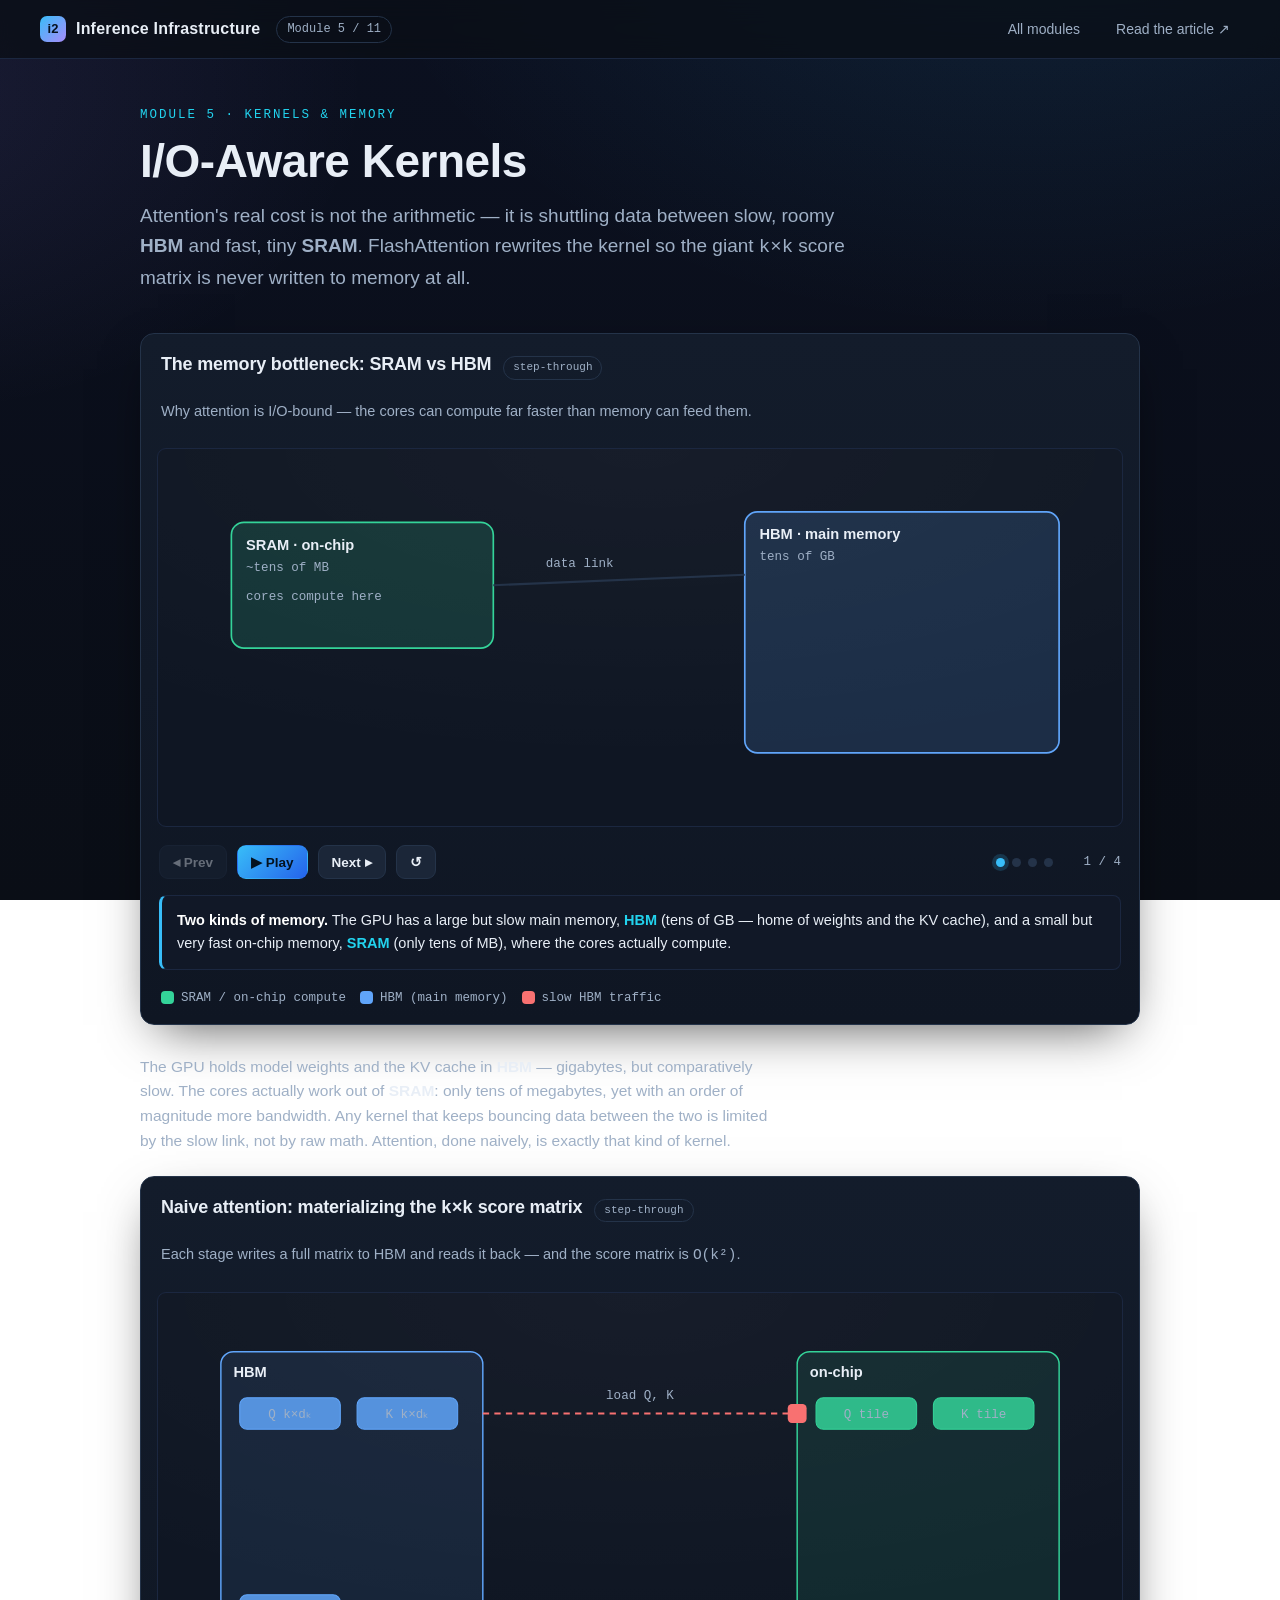
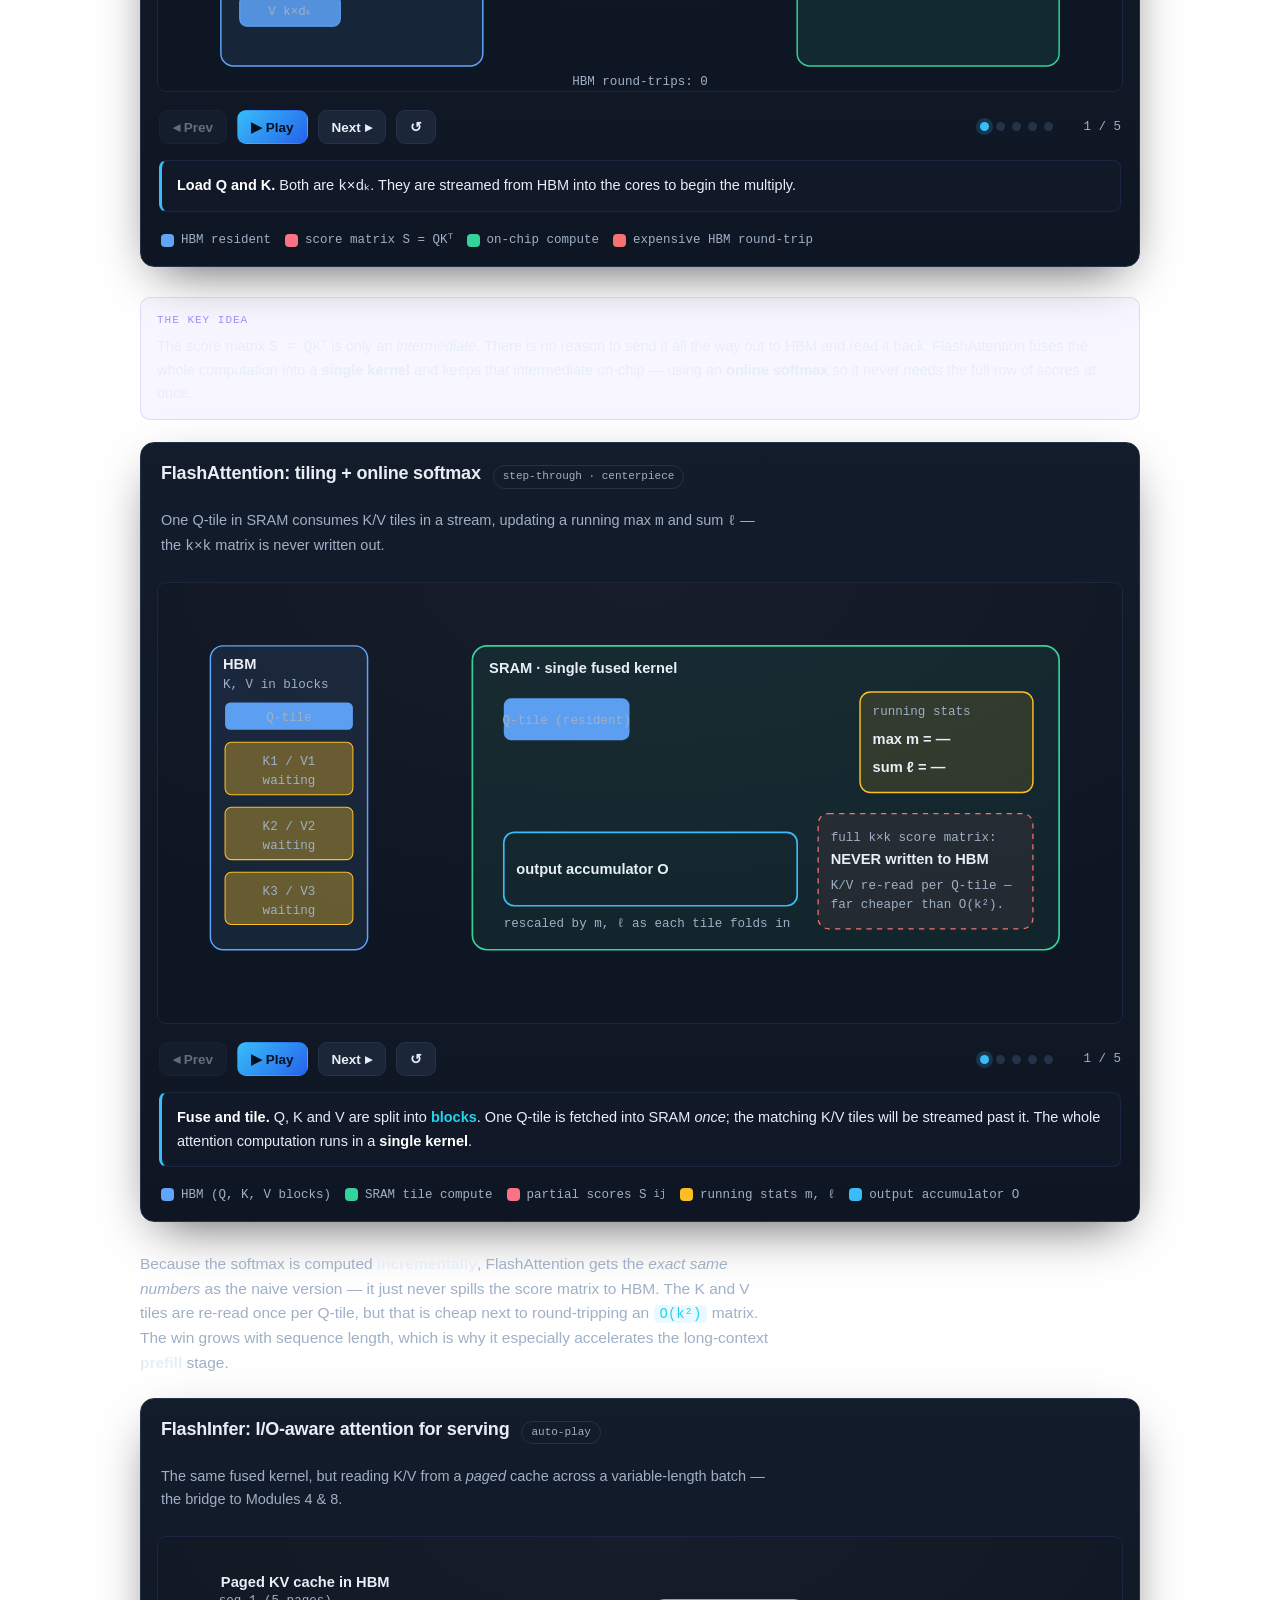
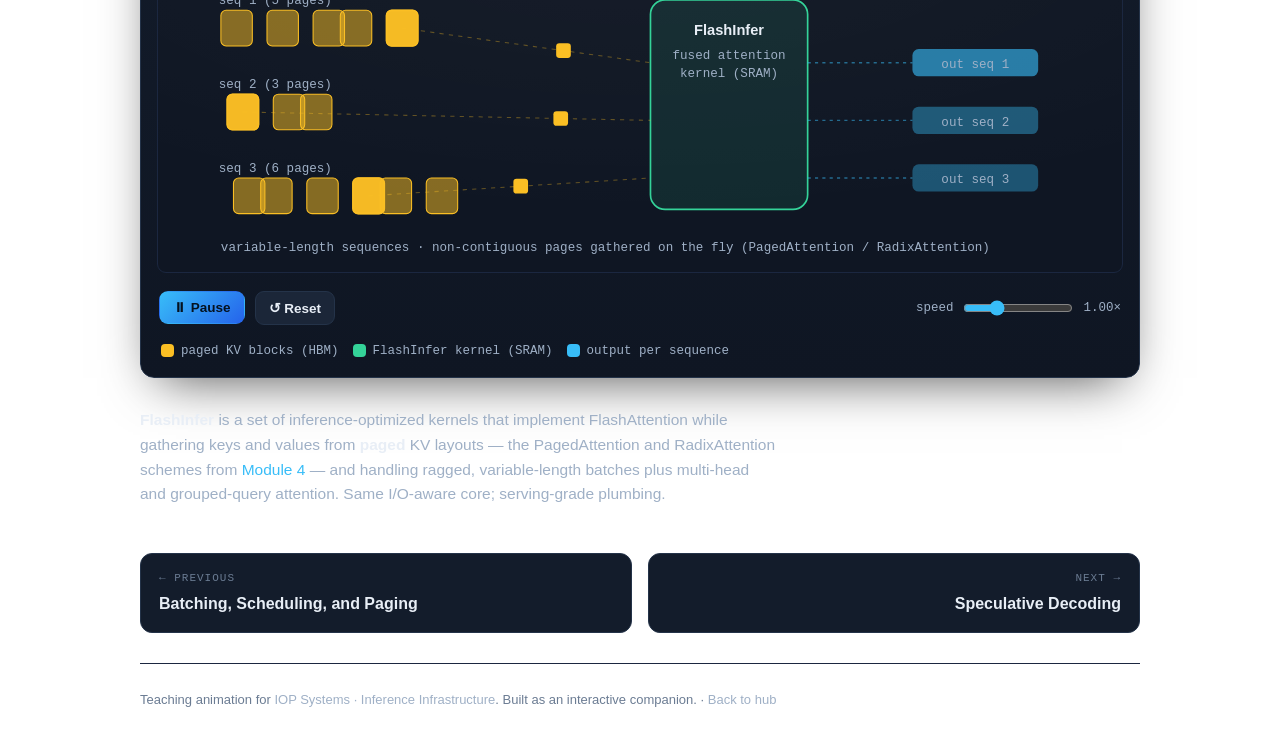
<file: m05-flashattention.html>
<!doctype html>
<!-- =====================================================================
     MODULE 5 — I/O-Aware Kernels (FlashAttention & FlashInfer)
     Self-contained: only shared.css + shared.js. Vanilla JS + inline SVG.
     ===================================================================== -->
<html lang="en">
<head>
  <meta charset="utf-8">
  <meta name="viewport" content="width=device-width, initial-scale=1">
  <title>I/O-Aware Kernels — IOP Inference</title>
  <link rel="stylesheet" href="shared.css">
</head>
<body>

  <!-- ----- top nav ----- -->
  <nav class="topnav">
    <a class="brand" href="index.html"><span class="logo">i2</span> Inference Infrastructure</a>
    <span class="chip">Module&nbsp;5 / 11</span>
    <span class="spacer"></span>
    <a class="navlink" href="index.html">All modules</a>
    <a class="navlink" href="https://iop.systems/blog/llm-inference/flashattn/" target="_blank" rel="noopener">Read the article ↗</a>
  </nav>

  <main class="wrap">
    <header class="hero">
      <div class="eyebrow">Module 5 · Kernels &amp; memory</div>
      <h1>I/O-Aware Kernels</h1>
      <p class="lead">Attention's real cost is not the arithmetic — it is shuttling data between slow,
      roomy <b>HBM</b> and fast, tiny <b>SRAM</b>. FlashAttention rewrites the kernel so the giant
      <code>k×k</code> score matrix is never written to memory at all.</p>
    </header>

    <!-- ================= FIGURE 1 — memory hierarchy (Stepper) ================= -->
    <section class="figure">
      <header>
        <h3>The memory bottleneck: SRAM vs HBM</h3>
        <span class="tag">step-through</span>
      </header>
      <p class="blurb">Why attention is I/O-bound — the cores can compute far faster than memory can feed them.</p>

      <div class="stage">
        <svg id="svg1" viewBox="0 0 920 360" role="img" aria-label="GPU memory hierarchy comparing small fast SRAM with large slow HBM"></svg>
      </div>

      <div id="ctrl1"></div>
      <div id="cap1" class="caption"></div>

      <div class="legend">
        <span class="item"><span class="sw" style="background:var(--compute)"></span> SRAM / on-chip compute</span>
        <span class="item"><span class="sw" style="background:var(--mem)"></span> HBM (main memory)</span>
        <span class="item"><span class="sw" style="background:var(--warn)"></span> slow HBM traffic</span>
      </div>
    </section>

    <div class="prose">
      <p>The GPU holds model weights and the KV cache in <b>HBM</b> — gigabytes, but comparatively
      slow. The cores actually work out of <b>SRAM</b>: only tens of megabytes, yet with an order of
      magnitude more bandwidth. Any kernel that keeps bouncing data between the two is limited by the
      slow link, not by raw math. Attention, done naively, is exactly that kind of kernel.</p>
    </div>

    <!-- ================= FIGURE 2 — naive attention traffic (Stepper) ================= -->
    <section class="figure">
      <header>
        <h3>Naive attention: materializing the <code>k×k</code> score matrix</h3>
        <span class="tag">step-through</span>
      </header>
      <p class="blurb">Each stage writes a full matrix to HBM and reads it back — and the score matrix is <code>O(k²)</code>.</p>

      <div class="stage">
        <svg id="svg2" viewBox="0 0 920 380" role="img" aria-label="Naive attention round-trips the full k by k score matrix through HBM multiple times"></svg>
      </div>

      <div id="ctrl2"></div>
      <div id="cap2" class="caption"></div>

      <div class="legend">
        <span class="item"><span class="sw" style="background:var(--mem)"></span> HBM resident</span>
        <span class="item"><span class="sw" style="background:var(--attn)"></span> score matrix S = QKᵀ</span>
        <span class="item"><span class="sw" style="background:var(--compute)"></span> on-chip compute</span>
        <span class="item"><span class="sw" style="background:var(--warn)"></span> expensive HBM round-trip</span>
      </div>
    </section>

    <div class="callout">
      <span class="lbl">The key idea</span>
      The score matrix <code>S = QKᵀ</code> is only an <em>intermediate</em>. There is no reason to send it
      all the way out to HBM and read it back. FlashAttention fuses the whole computation into a
      <b>single kernel</b> and keeps that intermediate on-chip — using an <b>online softmax</b> so it never
      needs the full row of scores at once.
    </div>

    <!-- ================= FIGURE 3 — FlashAttention tiling + online softmax (Stepper) ================= -->
    <section class="figure">
      <header>
        <h3>FlashAttention: tiling + online softmax</h3>
        <span class="tag">step-through · centerpiece</span>
      </header>
      <p class="blurb">One Q-tile in SRAM consumes K/V tiles in a stream, updating a running max <code>m</code> and
      sum <code>ℓ</code> — the <code>k×k</code> matrix is never written out.</p>

      <div class="stage">
        <svg id="svg3" viewBox="0 0 920 420" role="img" aria-label="FlashAttention streams K and V tiles through SRAM, updating running max and sum, rescaling the output accumulator"></svg>
      </div>

      <div id="ctrl3"></div>
      <div id="cap3" class="caption"></div>

      <div class="legend">
        <span class="item"><span class="sw" style="background:var(--mem)"></span> HBM (Q, K, V blocks)</span>
        <span class="item"><span class="sw" style="background:var(--compute)"></span> SRAM tile compute</span>
        <span class="item"><span class="sw" style="background:var(--attn)"></span> partial scores S<sub>ij</sub></span>
        <span class="item"><span class="sw" style="background:var(--kv)"></span> running stats m, ℓ</span>
        <span class="item"><span class="sw" style="background:var(--token)"></span> output accumulator O</span>
      </div>
    </section>

    <div class="prose">
      <p>Because the softmax is computed <b>incrementally</b>, FlashAttention gets the
      <em>exact same numbers</em> as the naive version — it just never spills the score matrix to HBM.
      The K and V tiles are re-read once per Q-tile, but that is cheap next to round-tripping an
      <code>O(k²)</code> matrix. The win grows with sequence length, which is why it especially
      accelerates the long-context <b>prefill</b> stage.</p>
    </div>

    <!-- ================= FIGURE 4 — FlashInfer for serving (Loop) ================= -->
    <section class="figure">
      <header>
        <h3>FlashInfer: I/O-aware attention for serving</h3>
        <span class="tag">auto-play</span>
      </header>
      <p class="blurb">The same fused kernel, but reading K/V from a <em>paged</em> cache across a
      variable-length batch — the bridge to Modules 4 &amp; 8.</p>
      <div class="stage">
        <svg id="svg4" viewBox="0 0 920 320" role="img" aria-label="FlashInfer kernel gathers paged KV blocks for variable length sequences into SRAM"></svg>
      </div>
      <div id="ctrl4"></div>

      <div class="legend">
        <span class="item"><span class="sw" style="background:var(--kv)"></span> paged KV blocks (HBM)</span>
        <span class="item"><span class="sw" style="background:var(--compute)"></span> FlashInfer kernel (SRAM)</span>
        <span class="item"><span class="sw" style="background:var(--token)"></span> output per sequence</span>
      </div>
    </section>

    <div class="prose">
      <p><b>FlashInfer</b> is a set of inference-optimized kernels that implement FlashAttention while
      gathering keys and values from <b>paged</b> KV layouts — the PagedAttention and RadixAttention
      schemes from <a href="m04-batching.html">Module 4</a> — and handling ragged, variable-length
      batches plus multi-head and grouped-query attention. Same I/O-aware core; serving-grade plumbing.</p>
    </div>

    <!-- ----- prev / next module ----- -->
    <nav class="pager">
      <a class="prev" href="m04-batching.html"><span class="dir">← Previous</span><span class="ttl">Batching, Scheduling, and Paging</span></a>
      <a class="next" href="m06-speculative.html"><span class="dir">Next →</span><span class="ttl">Speculative Decoding</span></a>
    </nav>

    <footer class="foot">
      Teaching animation for <a href="https://iop.systems/blog/llm-inference/" target="_blank" rel="noopener">IOP Systems · Inference Infrastructure</a>.
      Built as an interactive companion. · <a href="index.html">Back to hub</a>
    </footer>
  </main>

  <script src="shared.js"></script>
  <script>
  // ===================================================================
  // FIGURE 1 — Memory hierarchy: SRAM vs HBM  (Stepper)
  // ===================================================================
  (function () {
    const svg = document.getElementById("svg1");
    const { S, C, clear, lerp, ease } = IOP;

    // geometry
    const sram = { x: 70,  y: 70,  w: 250, h: 120 };   // small + fast (green)
    const hbm  = { x: 560, y: 60,  w: 300, h: 230 };   // large + slow (blue)

    function chipBox(b, fill, title, sub) {
      const g = S("g");
      g.appendChild(S("rect", { x:b.x, y:b.y, width:b.w, height:b.h, rx:12,
        fill:fill, "fill-opacity":.16, stroke:fill, "stroke-width":1.6 }));
      g.appendChild(S("text", { x:b.x+14, y:b.y+26, class:"svg-title", text:title }));
      if (sub) g.appendChild(S("text", { x:b.x+14, y:b.y+46, class:"svg-label", text:sub }));
      return g;
    }

    function render(step, p) {
      clear(svg);

      // --- the two memories ---
      svg.appendChild(chipBox(sram, C.compute, "SRAM · on-chip", "~tens of MB"));
      svg.appendChild(chipBox(hbm,  C.mem,     "HBM · main memory", "tens of GB"));

      // "cores" sitting inside SRAM region
      svg.appendChild(S("text", { x:sram.x+14, y:sram.y+74, class:"svg-label",
        fill:C.compute, text:"cores compute here" }));

      // size contrast bars (step >= 1)
      if (step >= 1) {
        const baseY = 320, capW = (step >= 1 ? p : 0);
        // SRAM capacity (tiny)
        svg.appendChild(S("rect", { x:70, y:baseY-14, width:36, height:14, rx:3,
          fill:C.compute, opacity:.9 }));
        svg.appendChild(S("text", { x:70, y:baseY+16, class:"svg-label", text:"SRAM size" }));
        // HBM capacity (huge)
        svg.appendChild(S("rect", { x:170, y:baseY-14, width:300*capW, height:14, rx:3,
          fill:C.mem, opacity:.9 }));
        svg.appendChild(S("text", { x:170, y:baseY+16, class:"svg-label", text:"HBM size (≫ SRAM)" }));
      }

      // bandwidth contrast: animated packets on the link (step >= 2)
      const linkY1 = sram.y + sram.h/2, linkY2 = hbm.y + 60;
      svg.appendChild(S("line", { x1:sram.x+sram.w, y1:linkY1, x2:hbm.x, y2:linkY2,
        stroke:C.border, "stroke-width":2 }));
      svg.appendChild(S("text", { x:(sram.x+sram.w+hbm.x)/2 - 70, y:(linkY1+linkY2)/2 - 12,
        class:"svg-label", text:"data link" }));

      if (step >= 2) {
        // a few packets crawling slowly along the link toward SRAM => "slow"
        const n = 4;
        for (let i = 0; i < n; i++) {
          const ph = (p + i / n) % 1;
          const px = lerp(hbm.x, sram.x + sram.w, ph);
          const py = lerp(linkY2, linkY1, ph);
          svg.appendChild(S("rect", { x:px-7, y:py-7, width:14, height:14, rx:3,
            fill:C.warn, opacity:.85 }));
        }
        svg.appendChild(S("text", { x:(sram.x+sram.w+hbm.x)/2 - 96, y:(linkY1+linkY2)/2 + 18,
          class:"svg-label", fill:C.warn, text:"low bandwidth → the bottleneck" }));
      }

      // verdict (step >= 3)
      if (step >= 3) {
        const oy = 60 + 20*ease(p);
        svg.appendChild(S("rect", { x:70, y:oy, width:250, height:120, rx:12,
          fill:"none", stroke:C.warn, "stroke-width":1.4, "stroke-dasharray":"5 5", opacity:p }));
        svg.appendChild(S("text", { x:360, y:230, class:"svg-title", fill:C.warn, opacity:p,
          text:"Attention is I/O-bound:" }));
        svg.appendChild(S("text", { x:360, y:254, class:"svg-label", opacity:p,
          text:"the cost is moving data," }));
        svg.appendChild(S("text", { x:360, y:272, class:"svg-label", opacity:p,
          text:"not the matrix math." }));
      }
    }

    IOP.Stepper({
      controls: document.getElementById("ctrl1"),
      caption:  document.getElementById("cap1"),
      captions: [
        "<b>Two kinds of memory.</b> The GPU has a large but slow main memory, <span class='k'>HBM</span> (tens of GB — home of weights and the KV cache), and a small but very fast on-chip memory, <span class='k'>SRAM</span> (only tens of MB), where the cores actually compute.",
        "<b>Size contrast.</b> HBM dwarfs SRAM in capacity — your full tensors live in HBM because they simply do not fit on-chip.",
        "<b>Bandwidth contrast.</b> But HBM is comparatively <span class='k'>slow</span>: data crawls across the link. The cores can crunch numbers far faster than HBM can feed them.",
        "<b>So attention is I/O-bound.</b> When a kernel keeps shuttling data back and forth, the slow HBM traffic — not the arithmetic — sets the speed. Fixing that is the whole game.",
      ],
      render,
      dwell: 1900,
      autoplay: false,
    });
  })();

  // ===================================================================
  // FIGURE 2 — Naive attention memory traffic  (Stepper)
  // ===================================================================
  (function () {
    const svg = document.getElementById("svg2");
    const { S, C, clear, lerp, ease } = IOP;

    // Left lane = HBM, right lane = on-chip compute
    const HBM_X = 60,  HBM_W = 250;
    const CMP_X = 610, CMP_W = 250;
    const laneY = 56,  laneH = 300;

    function lanes() {
      const g = S("g");
      g.appendChild(S("rect", { x:HBM_X, y:laneY, width:HBM_W, height:laneH, rx:12,
        fill:C.mem, "fill-opacity":.10, stroke:C.mem, "stroke-width":1.4 }));
      g.appendChild(S("text", { x:HBM_X+12, y:laneY+24, class:"svg-title", fill:C.mem, text:"HBM" }));
      g.appendChild(S("rect", { x:CMP_X, y:laneY, width:CMP_W, height:laneH, rx:12,
        fill:C.compute, "fill-opacity":.10, stroke:C.compute, "stroke-width":1.4 }));
      g.appendChild(S("text", { x:CMP_X+12, y:laneY+24, class:"svg-title", fill:C.compute, text:"on-chip" }));
      return g;
    }

    // a labeled tensor card
    function card(x, y, w, h, label, fill, op) {
      const g = S("g");
      g.appendChild(S("rect", { x:x, y:y, width:w, height:h, rx:7,
        fill:fill, "fill-opacity":op==null?.85:op, stroke:fill, "stroke-width":1 }));
      g.appendChild(S("text", { x:x+w/2, y:y+h/2+4, "text-anchor":"middle",
        class:"svg-label", fill:"#06121f", text:label }));
      return g;
    }

    // arrow with a moving packet; dir=+1 HBM->compute (read), -1 compute->HBM (write)
    function traffic(y, p, dir, warnLabel) {
      const g = S("g");
      const x1 = dir > 0 ? HBM_X+HBM_W : CMP_X;
      const x2 = dir > 0 ? CMP_X : HBM_X+HBM_W;
      g.appendChild(S("line", { x1:x1, y1:y, x2:x2, y2:y,
        stroke:C.warn, "stroke-width":2, "stroke-dasharray":"6 5" }));
      const px = lerp(x1, x2, ease(p));
      g.appendChild(S("rect", { x:px-9, y:y-9, width:18, height:18, rx:4, fill:C.warn }));
      g.appendChild(S("text", { x:(x1+x2)/2, y:y-14, "text-anchor":"middle",
        class:"svg-label", fill:C.warn, text:warnLabel }));
      return g;
    }

    // running tally of HBM round-trips
    function tally(n) {
      const g = S("g");
      g.appendChild(S("text", { x:460, y:laneY+laneH+18, "text-anchor":"middle",
        class:"svg-label", fill:C.warn, text:"HBM round-trips: " + n }));
      return g;
    }

    // step plan: each step adds traffic + tally count
    // 0 load Q,K  1 write S=QKᵀ  2 read S  3 write softmax  4 read+load V, write O
    function render(step, p) {
      clear(svg);
      svg.appendChild(lanes());

      // persistent HBM-resident inputs
      svg.appendChild(card(HBM_X+18, laneY+44, 96, 30, "Q  k×dₖ", C.mem));
      svg.appendChild(card(HBM_X+130, laneY+44, 96, 30, "K  k×dₖ", C.mem));
      svg.appendChild(card(HBM_X+18, laneY+232, 96, 30, "V  k×dₖ", C.mem));

      let trips = 0;

      if (step === 0) {
        svg.appendChild(traffic(laneY+59, p, +1, "load Q, K"));
        svg.appendChild(card(CMP_X+18, laneY+44, 96, 30, "Q tile", C.compute));
        svg.appendChild(card(CMP_X+130, laneY+44, 96, 30, "K tile", C.compute));
      }
      if (step >= 1) {
        // the dreaded k×k score matrix, materialized in HBM
        svg.appendChild(S("text", { x:HBM_X+18, y:laneY+118, class:"svg-label",
          fill:C.attn, text:"S = QKᵀ  (k×k)" }));
        svg.appendChild(card(HBM_X+18, laneY+128, 150, 80, "O(k²) scores", C.attn, .9));
        trips = 1;
      }
      if (step === 1) {
        svg.appendChild(traffic(laneY+168, p, -1, "WRITE S to HBM"));
        svg.appendChild(card(CMP_X+18, laneY+128, 150, 60, "S = QKᵀ", C.compute));
      }
      if (step === 2) {
        svg.appendChild(traffic(laneY+168, p, +1, "read S back"));
        svg.appendChild(card(CMP_X+18, laneY+128, 150, 60, "softmax(S)", C.compute));
        trips = 2;
      }
      if (step === 3) {
        svg.appendChild(traffic(laneY+168, p, -1, "WRITE softmax(S)"));
        svg.appendChild(card(HBM_X+18, laneY+128, 150, 80, "P = softmax(S)", C.attn, .9));
        trips = 3;
      }
      if (step >= 3) {
        svg.appendChild(card(HBM_X+18, laneY+128, 150, 80, "P  (k×k)", C.attn, .9));
        svg.appendChild(S("text", { x:HBM_X+18, y:laneY+118, class:"svg-label",
          fill:C.attn, text:"probabilities (k×k)" }));
      }
      if (step === 4) {
        svg.appendChild(traffic(laneY+168, p*0.9+0.05, +1, "read P, load V"));
        svg.appendChild(card(CMP_X+18, laneY+128, 150, 60, "P · V", C.compute));
        // output written back
        if (p > 0.4) svg.appendChild(traffic(laneY+275, (p-0.4)/0.6, -1, "WRITE O"));
        svg.appendChild(card(HBM_X+130, laneY+232, 96, 30, "O  k×dₖ", C.token, .95));
        trips = 4;
      }

      svg.appendChild(tally(step === 0 ? 0 : trips));

      if (step === 4) {
        svg.appendChild(S("text", { x:460, y:laneY+laneH+38, "text-anchor":"middle",
          class:"svg-label", fill:C.warn,
          text:"the full k×k matrix crossed HBM four times — that is the waste" }));
      }
    }

    IOP.Stepper({
      controls: document.getElementById("ctrl2"),
      caption:  document.getElementById("cap2"),
      captions: [
        "<b>Load Q and K.</b> Both are <code>k×dₖ</code>. They are streamed from HBM into the cores to begin the multiply.",
        "<b>Write the scores.</b> The product <code>S = QKᵀ</code> is a full <span class='k'>k×k</span> matrix — <code>O(k²)</code> — and the naive kernel writes the whole thing back to HBM. <b>(round-trip 1)</b>",
        "<b>Read it back.</b> To apply softmax, every score is fetched from HBM again. <b>(round-trip 2)</b>",
        "<b>Write softmax.</b> The normalized probabilities <code>P = softmax(S)</code> — still <code>k×k</code> — are written back out to HBM. <b>(round-trip 3)</b>",
        "<b>Read P, load V, write O.</b> P and V are read in, multiplied to the output <code>O = P·V</code> (<code>k×dₖ</code>), and O is written to HBM. <b>(round-trip 4)</b> — the <span class='k'>O(k²)</span> score matrix crossed the slow link four times.",
      ],
      render,
      dwell: 2100,
      autoplay: false,
    });
  })();

  // ===================================================================
  // FIGURE 3 — FlashAttention tiling + online softmax  (Stepper, centerpiece)
  // ===================================================================
  (function () {
    const svg = document.getElementById("svg3");
    const { S, C, clear, lerp, ease } = IOP;

    // HBM column on the left holds K/V tiles; SRAM box on the right does the work.
    const HBM_X = 50, HBM_W = 150, HBM_Y = 60;
    const SR_X = 300, SR_Y = 60, SR_W = 560, SR_H = 290;
    const NK = 3;                       // number of K/V tiles consumed by this Q-tile

    // running-stats values per step (illustrative, monotone & consistent)
    // step 0: setup ; steps 1..3: consume tile j=1..3
    const M = [null, 0.42, 0.71, 0.71];     // running max m (rises, then stable)
    const L = [null, 1.00, 1.83, 2.41];     // running sum ℓ (accumulates)
    const FILL = [0, 0, 0.45, 0.78];        // how "full" the output accumulator looks

    function sramBox() {
      const g = S("g");
      g.appendChild(S("rect", { x:SR_X, y:SR_Y, width:SR_W, height:SR_H, rx:14,
        fill:C.compute, "fill-opacity":.08, stroke:C.compute, "stroke-width":1.6 }));
      g.appendChild(S("text", { x:SR_X+16, y:SR_Y+26, class:"svg-title", fill:C.compute,
        text:"SRAM · single fused kernel" }));
      return g;
    }

    function hbmColumn(activeJ, p) {
      const g = S("g");
      g.appendChild(S("rect", { x:HBM_X, y:HBM_Y, width:HBM_W, height:290, rx:12,
        fill:C.mem, "fill-opacity":.10, stroke:C.mem, "stroke-width":1.4 }));
      g.appendChild(S("text", { x:HBM_X+12, y:HBM_Y+22, class:"svg-title", fill:C.mem, text:"HBM" }));
      g.appendChild(S("text", { x:HBM_X+12, y:HBM_Y+40, class:"svg-label", text:"K, V in blocks" }));
      // Q tile (fetched once, lives in SRAM — show its origin highlighted)
      g.appendChild(S("rect", { x:HBM_X+14, y:HBM_Y+54, width:122, height:26, rx:5,
        fill:C.mem, opacity:.95 }));
      g.appendChild(S("text", { x:HBM_X+14+61, y:HBM_Y+72, "text-anchor":"middle",
        class:"svg-label", fill:"#06121f", text:"Q-tile" }));
      // K/V tiles stacked
      for (let j = 1; j <= NK; j++) {
        const ty = HBM_Y + 92 + (j-1)*62;
        const on = j === activeJ;
        g.appendChild(S("rect", { x:HBM_X+14, y:ty, width:122, height:50, rx:6,
          fill:C.kv, "fill-opacity": on ? .95 : .35, stroke:C.kv,
          "stroke-width": on ? 2 : 1 }));
        g.appendChild(S("text", { x:HBM_X+14+61, y:ty+22, "text-anchor":"middle",
          class:"svg-label", fill:"#06121f", text:"K"+j+" / V"+j }));
        g.appendChild(S("text", { x:HBM_X+14+61, y:ty+40, "text-anchor":"middle",
          class:"svg-label", fill: on ? "#06121f" : C.faint, text: on ? "streaming…" : "waiting" }));
      }
      return g;
    }

    // a tile flying from HBM into SRAM
    function streamTile(activeJ, p) {
      if (!activeJ) return S("g");
      const g = S("g");
      const sy = HBM_Y + 92 + (activeJ-1)*62 + 25;
      const ex = SR_X + 70, ey = SR_Y + 70;
      const px = lerp(HBM_X+136, ex, ease(p));
      const py = lerp(sy, ey, ease(p));
      g.appendChild(S("line", { x1:HBM_X+136, y1:sy, x2:ex, y2:ey,
        stroke:C.compute, "stroke-width":1.6, "stroke-dasharray":"5 5", opacity:.5 }));
      g.appendChild(S("rect", { x:px-16, y:py-12, width:32, height:24, rx:5, fill:C.kv }));
      return g;
    }

    function render(step, p) {
      clear(svg);
      const activeJ = step >= 1 ? Math.min(step, NK) : 0;

      svg.appendChild(hbmColumn(activeJ, p));
      svg.appendChild(sramBox());

      // Q-tile resident in SRAM (fetched once, top-left)
      svg.appendChild(S("rect", { x:SR_X+30, y:SR_Y+50, width:120, height:40, rx:7,
        fill:C.mem, opacity:.95 }));
      svg.appendChild(S("text", { x:SR_X+90, y:SR_Y+75, "text-anchor":"middle",
        class:"svg-label", fill:"#06121f", text:"Q-tile (resident)" }));

      // streaming animation of the active K/V tile
      if (step >= 1 && step <= NK) svg.appendChild(streamTile(activeJ, p));

      // partial score block Sij computed on-chip (rose)
      if (step >= 1) {
        svg.appendChild(S("rect", { x:SR_X+200, y:SR_Y+50, width:120, height:40, rx:7,
          fill:C.attn, "fill-opacity":.92 }));
        svg.appendChild(S("text", { x:SR_X+260, y:SR_Y+75, "text-anchor":"middle",
          class:"svg-label", fill:"#06121f", text:"Sᵢ"+activeJ+" = Q·K"+activeJ+"ᵀ" }));
        svg.appendChild(S("text", { x:SR_X+200, y:SR_Y+108, class:"svg-label", fill:C.attn,
          text:"partial scores — stay on-chip" }));
      }

      // running stats panel (amber): m and ℓ
      const stX = SR_X+370, stY = SR_Y+44;
      svg.appendChild(S("rect", { x:stX, y:stY, width:165, height:96, rx:10,
        fill:C.kv, "fill-opacity":.12, stroke:C.kv, "stroke-width":1.4 }));
      svg.appendChild(S("text", { x:stX+12, y:stY+22, class:"svg-label", fill:C.kv,
        text:"running stats" }));
      const m = step >= 1 ? M[Math.min(step,NK)] : null;
      const l = step >= 1 ? L[Math.min(step,NK)] : null;
      svg.appendChild(S("text", { x:stX+12, y:stY+50, class:"svg-title", fill:C.text,
        text:"max  m = " + (m==null ? "—" : m.toFixed(2)) }));
      svg.appendChild(S("text", { x:stX+12, y:stY+76, class:"svg-title", fill:C.text,
        text:"sum  ℓ = " + (l==null ? "—" : l.toFixed(2)) }));

      // rescale arrow when stats update (step >= 1)
      if (step >= 1) {
        svg.appendChild(S("text", { x:SR_X+30, y:SR_Y+150, class:"svg-label", fill:C.kv,
          text:"if a bigger max appears → rescale what we already have" }));
      }

      // output accumulator O (token/cyan), grows as tiles fold in
      const accX = SR_X+30, accY = SR_Y+178, accW = 280, accH = 70;
      svg.appendChild(S("rect", { x:accX, y:accY, width:accW, height:accH, rx:10,
        fill:"none", stroke:C.token, "stroke-width":1.6 }));
      const fillNow = step >= 1
        ? lerp(FILL[Math.min(step,NK)-1] ?? 0, FILL[Math.min(step,NK)], step<=NK ? ease(p) : 1)
        : 0;
      svg.appendChild(S("rect", { x:accX, y:accY, width:accW*Math.max(0,fillNow), height:accH, rx:10,
        fill:C.token, "fill-opacity":.85 }));
      svg.appendChild(S("text", { x:accX+12, y:accY+accH/2+5, class:"svg-title",
        fill: fillNow > 0.2 ? "#06121f" : C.token, text:"output accumulator  O" }));
      svg.appendChild(S("text", { x:accX, y:accY+accH+20, class:"svg-label", fill:C.token,
        text:"rescaled by m, ℓ as each tile folds in" }));

      // "never materialized" banner on the right
      svg.appendChild(S("rect", { x:SR_X+330, y:SR_Y+160, width:205, height:110, rx:10,
        fill:C.warn, "fill-opacity":.07, stroke:C.warn, "stroke-width":1.2,
        "stroke-dasharray":"5 5" }));
      svg.appendChild(S("text", { x:SR_X+342, y:SR_Y+186, class:"svg-label", fill:C.warn,
        text:"full k×k score matrix:" }));
      svg.appendChild(S("text", { x:SR_X+342, y:SR_Y+208, class:"svg-title", fill:C.warn,
        text:"NEVER written to HBM" }));
      svg.appendChild(S("text", { x:SR_X+342, y:SR_Y+232, class:"svg-label",
        text:"K/V re-read per Q-tile —" }));
      svg.appendChild(S("text", { x:SR_X+342, y:SR_Y+250, class:"svg-label",
        text:"far cheaper than O(k²)." }));

      // final write-out on last step
      if (step === NK + 1) {
        svg.appendChild(S("line", { x1:accX+accW, y1:accY+accH/2, x2:HBM_X+HBM_W, y2:380,
          stroke:C.token, "stroke-width":2, "stroke-dasharray":"6 5", opacity:ease(p) }));
        svg.appendChild(S("text", { x:SR_X+40, y:SR_Y+300, class:"svg-title", fill:C.good,
          opacity:ease(p), text:"All tiles consumed → write final O to HBM. Exact same result." }));
      }
    }

    IOP.Stepper({
      controls: document.getElementById("ctrl3"),
      caption:  document.getElementById("cap3"),
      captions: [
        "<b>Fuse and tile.</b> Q, K and V are split into <span class='k'>blocks</span>. One Q-tile is fetched into SRAM <em>once</em>; the matching K/V tiles will be streamed past it. The whole attention computation runs in a <b>single kernel</b>.",
        "<b>Tile 1.</b> The first K/V tile streams into SRAM. We compute partial scores <code>S<sub>i1</sub> = Q·K₁ᵀ</code> on-chip and seed the running stats: max <code>m = 0.42</code>, sum <code>ℓ = 1.00</code>. The output accumulator <code>O</code> takes its first contribution. Nothing is written to HBM.",
        "<b>Tile 2 — online softmax.</b> The next tile arrives. Its scores push the running max up to <code>m = 0.71</code>, so the work already in <code>O</code> and the sum <code>ℓ</code> are <span class='k'>rescaled</span> to the new max before adding this tile (<code>ℓ = 1.83</code>). This rescale is what lets softmax proceed left-to-right without the full row.",
        "<b>Tile 3.</b> The last K/V tile folds in. The max is already <code>0.71</code>, so we just accumulate: <code>ℓ = 2.41</code> and <code>O</code> grows again. Throughout, only small tiles and the tiny <code>(m, ℓ)</code> stats sit on-chip — the <span class='k'>k×k</span> score matrix is never created in HBM.",
        "<b>Write out once.</b> With every K/V tile consumed, the finished output <code>O</code> for this Q-tile is written to HBM a single time. Because the softmax was tracked incrementally, the answer is <b>numerically identical</b> to the naive version — at a fraction of the memory traffic.",
      ],
      render,
      dwell: 2300,
      autoplay: false,
    });
  })();

  // ===================================================================
  // FIGURE 4 — FlashInfer: paged KV + variable-length batch  (Loop)
  // ===================================================================
  (function () {
    const svg = document.getElementById("svg4");
    const { S, C, clear, lerp } = IOP;

    // HBM page pool (top), a FlashInfer kernel (middle), outputs (right)
    const seqs = [
      { y: 70,  len: 5, color: C.kv },
      { y: 150, len: 3, color: C.kv },
      { y: 230, len: 6, color: C.kv },
    ];
    const PAGE_W = 30, PAGE_H = 34, GAP = 8, POOL_X = 60;
    const KERN_X = 470, KERN_Y = 60, KERN_W = 150, KERN_H = 200;
    const OUT_X = 720;

    function render(t) {
      clear(svg);

      // kernel box (SRAM / on-chip)
      svg.appendChild(S("rect", { x:KERN_X, y:KERN_Y, width:KERN_W, height:KERN_H, rx:14,
        fill:C.compute, "fill-opacity":.10, stroke:C.compute, "stroke-width":1.6 }));
      svg.appendChild(S("text", { x:KERN_X+KERN_W/2, y:KERN_Y+34, "text-anchor":"middle",
        class:"svg-title", fill:C.compute, text:"FlashInfer" }));
      svg.appendChild(S("text", { x:KERN_X+KERN_W/2, y:KERN_Y+56, "text-anchor":"middle",
        class:"svg-label", text:"fused attention" }));
      svg.appendChild(S("text", { x:KERN_X+KERN_W/2, y:KERN_Y+74, "text-anchor":"middle",
        class:"svg-label", text:"kernel (SRAM)" }));

      // "HBM page pool" label
      svg.appendChild(S("text", { x:POOL_X, y:48, class:"svg-title", fill:C.mem, text:"Paged KV cache in HBM" }));

      seqs.forEach((sq, si) => {
        // sequence label
        svg.appendChild(S("text", { x:POOL_X-2, y:sq.y-6, class:"svg-label",
          text:"seq "+(si+1)+"  ("+sq.len+" pages)" }));
        // non-contiguous pages: jitter x slightly to suggest scattered layout
        for (let j = 0; j < sq.len; j++) {
          const jitter = ((si*7 + j*13) % 3) * 6;
          const x = POOL_X + j*(PAGE_W+GAP) + jitter;
          svg.appendChild(S("rect", { x:x, y:sq.y, width:PAGE_W, height:PAGE_H, rx:5,
            fill:sq.color, "fill-opacity":.5, stroke:sq.color, "stroke-width":1 }));
        }

        // a packet gathered from a moving page into the kernel
        const period = sq.len;
        const phase = (t * 0.6 + si * 0.33) % 1;          // 0..1 across this seq's pages
        const idx = Math.floor(phase * period);
        const sub = (phase * period) - idx;
        const jitter = ((si*7 + idx*13) % 3) * 6;
        const sx = POOL_X + idx*(PAGE_W+GAP) + jitter + PAGE_W/2;
        const sy0 = sq.y + PAGE_H/2;
        const ex = KERN_X, ey = KERN_Y + 60 + si*55;
        const px = lerp(sx, ex, sub);
        const py = lerp(sy0, ey, sub);
        // gather line
        svg.appendChild(S("line", { x1:sx, y1:sy0, x2:ex, y2:ey,
          stroke:sq.color, "stroke-width":1, "stroke-dasharray":"4 5", opacity:.35 }));
        // highlight the active page
        const ax = POOL_X + idx*(PAGE_W+GAP) + jitter;
        svg.appendChild(S("rect", { x:ax, y:sq.y, width:PAGE_W, height:PAGE_H, rx:5,
          fill:sq.color, "fill-opacity":.95, stroke:sq.color, "stroke-width":1.5 }));
        // moving gathered block
        svg.appendChild(S("rect", { x:px-7, y:py-7, width:14, height:14, rx:3, fill:sq.color }));

        // output token emitted per sequence (pulse)
        const pulse = 0.5 + 0.5*Math.sin(t*2 + si);
        svg.appendChild(S("rect", { x:OUT_X, y:ey-13, width:120, height:26, rx:6,
          fill:C.token, "fill-opacity": 0.35 + 0.5*pulse }));
        svg.appendChild(S("text", { x:OUT_X+60, y:ey+5, "text-anchor":"middle",
          class:"svg-label", fill:"#06121f", text:"out seq "+(si+1) }));
        // kernel -> output link
        svg.appendChild(S("line", { x1:KERN_X+KERN_W, y1:ey, x2:OUT_X, y2:ey,
          stroke:C.token, "stroke-width":1.4, "stroke-dasharray":"3 4", opacity:.5 }));
      });

      svg.appendChild(S("text", { x:POOL_X, y:300, class:"svg-label",
        text:"variable-length sequences · non-contiguous pages gathered on the fly (PagedAttention / RadixAttention)" }));
    }

    IOP.Loop({ controls: document.getElementById("ctrl4"), render, autoplay: true, speed: 1 });
  })();
  </script>
</body>
</html>
</file>
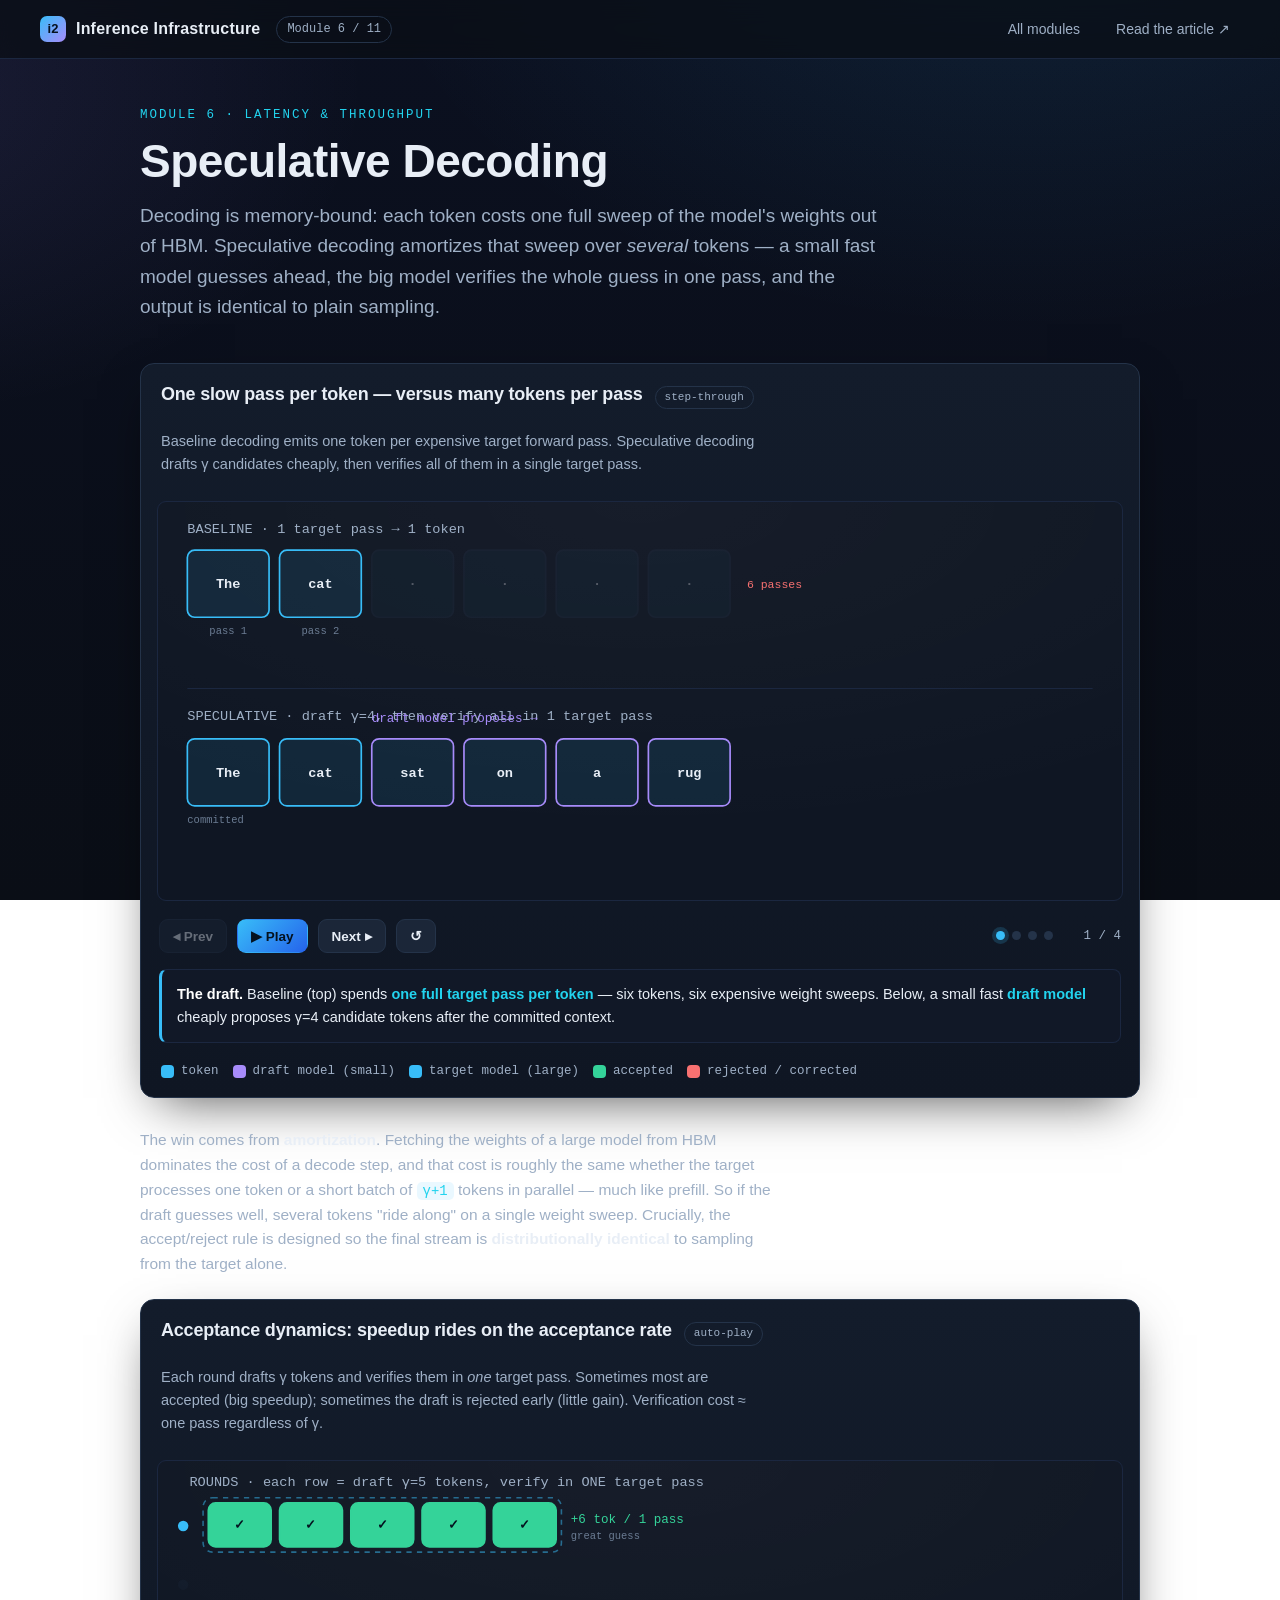
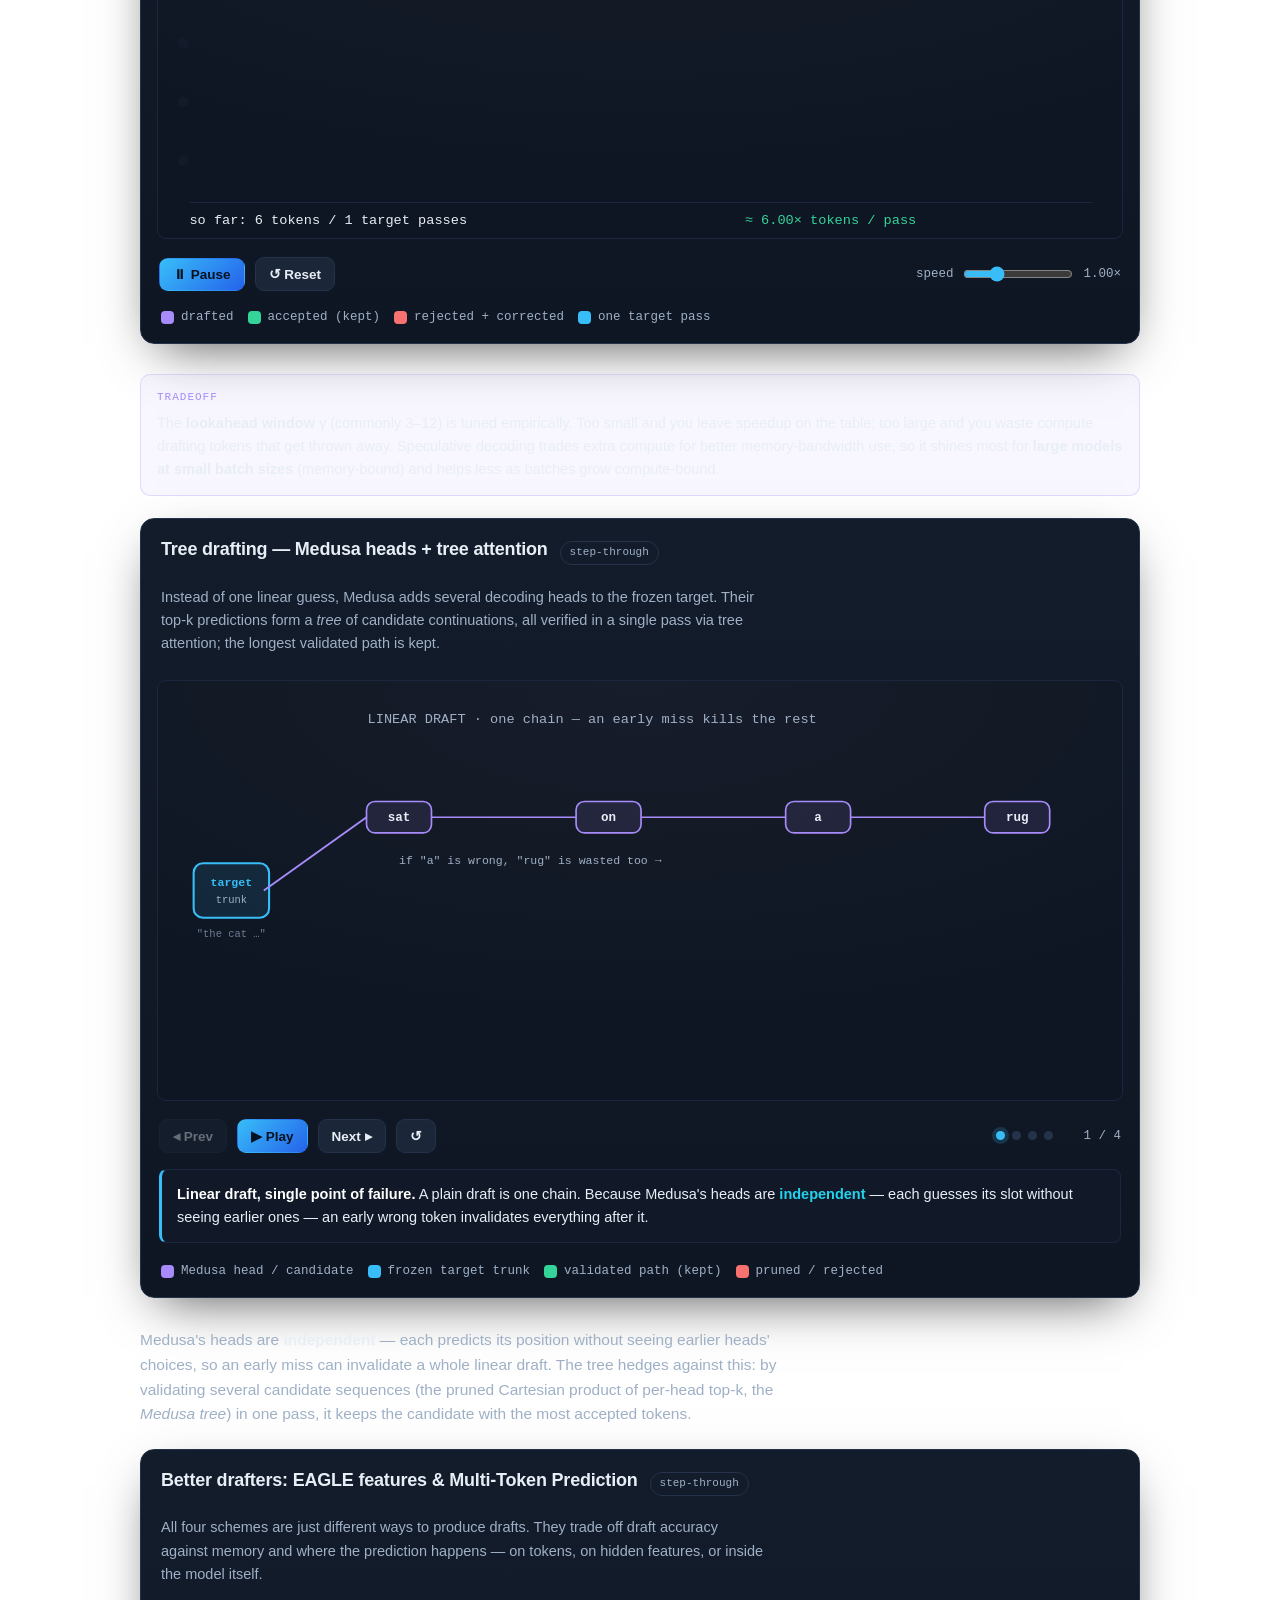
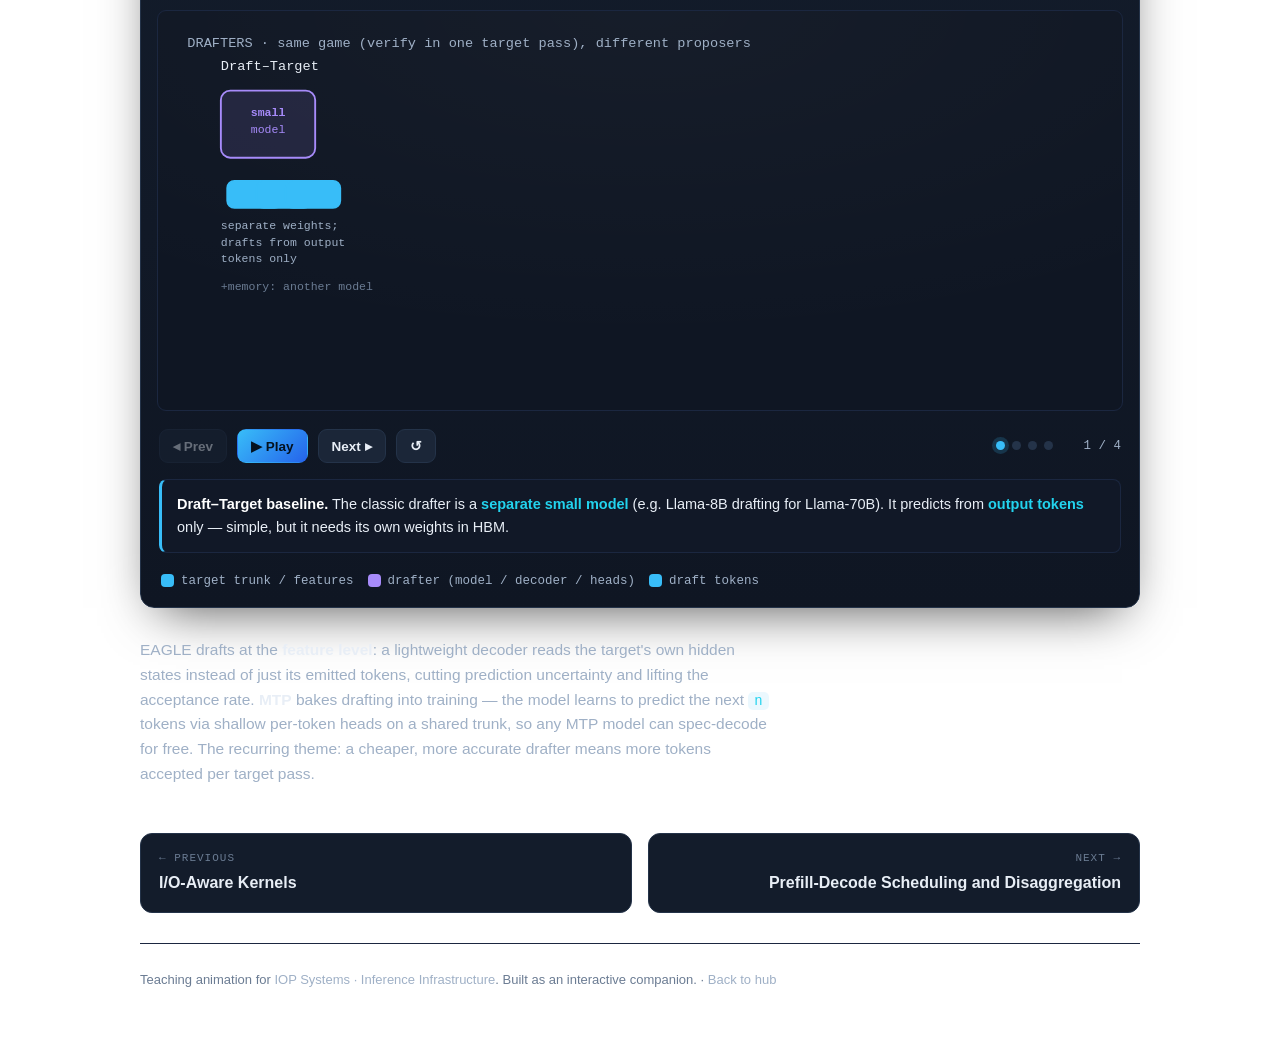
<file: m06-speculative.html>
<!doctype html>
<html lang="en">
<head>
  <meta charset="utf-8">
  <meta name="viewport" content="width=device-width, initial-scale=1">
  <title>Speculative Decoding — IOP Inference</title>
  <link rel="stylesheet" href="shared.css">
</head>
<body>

  <!-- ----- top nav ----- -->
  <nav class="topnav">
    <a class="brand" href="index.html"><span class="logo">i2</span> Inference Infrastructure</a>
    <span class="chip">Module&nbsp;6 / 11</span>
    <span class="spacer"></span>
    <a class="navlink" href="index.html">All modules</a>
    <a class="navlink" href="https://iop.systems/blog/llm-inference/speculative/" target="_blank" rel="noopener">Read the article ↗</a>
  </nav>

  <main class="wrap">
    <header class="hero">
      <div class="eyebrow">Module 6 · Latency &amp; throughput</div>
      <h1>Speculative Decoding</h1>
      <p class="lead">Decoding is memory-bound: each token costs one full sweep of the model's
      weights out of HBM. Speculative decoding amortizes that sweep over <em>several</em> tokens —
      a small fast model guesses ahead, the big model verifies the whole guess in one pass, and the
      output is identical to plain sampling.</p>
    </header>

    <!-- ================= FIGURE 1 — Core idea (Stepper) ================= -->
    <section class="figure">
      <header>
        <h3>One slow pass per token — versus many tokens per pass</h3>
        <span class="tag">step-through</span>
      </header>
      <p class="blurb">Baseline decoding emits one token per expensive target forward pass. Speculative
      decoding drafts γ candidates cheaply, then verifies all of them in a single target pass.</p>

      <div class="stage">
        <svg id="svg1" viewBox="0 0 920 380" role="img" aria-label="Baseline decoding versus speculative draft-then-verify"></svg>
      </div>

      <div id="ctrl1"></div>
      <div id="cap1" class="caption"></div>

      <div class="legend">
        <span class="item"><span class="sw" style="background:var(--token)"></span> token</span>
        <span class="item"><span class="sw" style="background:var(--weight)"></span> draft model (small)</span>
        <span class="item"><span class="sw" style="background:var(--accent)"></span> target model (large)</span>
        <span class="item"><span class="sw" style="background:var(--good)"></span> accepted</span>
        <span class="item"><span class="sw" style="background:var(--warn)"></span> rejected / corrected</span>
      </div>
    </section>

    <div class="prose">
      <p>The win comes from <strong>amortization</strong>. Fetching the weights of a large model from HBM
      dominates the cost of a decode step, and that cost is roughly the same whether the target processes
      one token or a short batch of <code>γ+1</code> tokens in parallel — much like prefill. So if the draft
      guesses well, several tokens "ride along" on a single weight sweep. Crucially, the accept/reject rule is
      designed so the final stream is <strong>distributionally identical</strong> to sampling from the target alone.</p>
    </div>

    <!-- ================= FIGURE 2 — Acceptance dynamics (Loop) ================= -->
    <section class="figure">
      <header>
        <h3>Acceptance dynamics: speedup rides on the acceptance rate</h3>
        <span class="tag">auto-play</span>
      </header>
      <p class="blurb">Each round drafts γ tokens and verifies them in <em>one</em> target pass. Sometimes most
      are accepted (big speedup); sometimes the draft is rejected early (little gain). Verification cost ≈ one
      pass regardless of γ.</p>
      <div class="stage">
        <svg id="svg2" viewBox="0 0 920 360" role="img" aria-label="Several rounds of drafting and verification with varying acceptance"></svg>
      </div>
      <div id="ctrl2"></div>

      <div class="legend">
        <span class="item"><span class="sw" style="background:var(--weight)"></span> drafted</span>
        <span class="item"><span class="sw" style="background:var(--good)"></span> accepted (kept)</span>
        <span class="item"><span class="sw" style="background:var(--warn)"></span> rejected + corrected</span>
        <span class="item"><span class="sw" style="background:var(--accent)"></span> one target pass</span>
      </div>
    </section>

    <div class="callout">
      <span class="lbl">Tradeoff</span>
      The <strong>lookahead window</strong> γ (commonly 3–12) is tuned empirically. Too small and you leave
      speedup on the table; too large and you waste compute drafting tokens that get thrown away. Speculative
      decoding trades extra compute for better memory-bandwidth use, so it shines most for <strong>large models
      at small batch sizes</strong> (memory-bound) and helps less as batches grow compute-bound.
    </div>

    <!-- ================= FIGURE 3 — Medusa tree (Stepper) ================= -->
    <section class="figure">
      <header>
        <h3>Tree drafting — Medusa heads + tree attention</h3>
        <span class="tag">step-through</span>
      </header>
      <p class="blurb">Instead of one linear guess, Medusa adds several decoding heads to the frozen target.
      Their top-k predictions form a <em>tree</em> of candidate continuations, all verified in a single pass via
      tree attention; the longest validated path is kept.</p>

      <div class="stage">
        <svg id="svg3" viewBox="0 0 920 400" role="img" aria-label="Medusa heads forming a candidate tree verified with tree attention"></svg>
      </div>

      <div id="ctrl3"></div>
      <div id="cap3" class="caption"></div>

      <div class="legend">
        <span class="item"><span class="sw" style="background:var(--weight)"></span> Medusa head / candidate</span>
        <span class="item"><span class="sw" style="background:var(--accent)"></span> frozen target trunk</span>
        <span class="item"><span class="sw" style="background:var(--good)"></span> validated path (kept)</span>
        <span class="item"><span class="sw" style="background:var(--warn)"></span> pruned / rejected</span>
      </div>
    </section>

    <div class="prose">
      <p>Medusa's heads are <strong>independent</strong> — each predicts its position without seeing earlier
      heads' choices, so an early miss can invalidate a whole linear draft. The tree hedges against this: by
      validating several candidate sequences (the pruned Cartesian product of per-head top-k, the
      <em>Medusa tree</em>) in one pass, it keeps the candidate with the most accepted tokens.</p>
    </div>

    <!-- ================= FIGURE 4 — Better/cheaper drafters (Stepper) ================= -->
    <section class="figure">
      <header>
        <h3>Better drafters: EAGLE features &amp; Multi-Token Prediction</h3>
        <span class="tag">step-through</span>
      </header>
      <p class="blurb">All four schemes are just different ways to produce drafts. They trade off draft accuracy
      against memory and where the prediction happens — on tokens, on hidden features, or inside the model itself.</p>

      <div class="stage">
        <svg id="svg4" viewBox="0 0 920 380" role="img" aria-label="Comparing draft-target, EAGLE feature-level drafting, and multi-token prediction"></svg>
      </div>

      <div id="ctrl4"></div>
      <div id="cap4" class="caption"></div>

      <div class="legend">
        <span class="item"><span class="sw" style="background:var(--accent)"></span> target trunk / features</span>
        <span class="item"><span class="sw" style="background:var(--weight)"></span> drafter (model / decoder / heads)</span>
        <span class="item"><span class="sw" style="background:var(--token)"></span> draft tokens</span>
      </div>
    </section>

    <div class="prose">
      <p>EAGLE drafts at the <strong>feature level</strong>: a lightweight decoder reads the target's own hidden
      states instead of just its emitted tokens, cutting prediction uncertainty and lifting the acceptance rate.
      <strong>MTP</strong> bakes drafting into training — the model learns to predict the next <code>n</code> tokens
      via shallow per-token heads on a shared trunk, so any MTP model can spec-decode for free. The recurring theme:
      a cheaper, more accurate drafter means more tokens accepted per target pass.</p>
    </div>

    <!-- ----- prev / next module ----- -->
    <nav class="pager">
      <a class="prev" href="m05-flashattention.html"><span class="dir">← Previous</span><span class="ttl">I/O-Aware Kernels</span></a>
      <a class="next" href="m07-disaggregation.html"><span class="dir">Next →</span><span class="ttl">Prefill-Decode Scheduling and Disaggregation</span></a>
    </nav>

    <footer class="foot">
      Teaching animation for <a href="https://iop.systems/blog/llm-inference/" target="_blank" rel="noopener">IOP Systems · Inference Infrastructure</a>.
      Built as an interactive companion. · <a href="index.html">Back to hub</a>
    </footer>
  </main>

  <script src="shared.js"></script>
  <script>
  "use strict";

  /* ===================== shared little drawing helpers ===================== */
  const { S, C, clear, lerp, ease, easeOut } = IOP;

  // a token chip with optional letter
  function chip(x, y, w, h, fill, label, opts) {
    opts = opts || {};
    const g = S("g", { opacity: opts.opacity != null ? opts.opacity : 1 });
    g.appendChild(S("path", {
      d: IOP.rr(x, y, w, h, 7),
      fill: opts.solid ? fill : "rgba(56,189,248,.10)",
      stroke: fill, "stroke-width": opts.sw || 1.6
    }));
    if (label != null) g.appendChild(S("text", {
      x: x + w / 2, y: y + h / 2 + 4, "text-anchor": "middle",
      "font-family": "var(--mono)", "font-size": opts.fs || 13,
      "font-weight": 600, fill: opts.textFill || (opts.solid ? "#04121f" : C.text), text: label
    }));
    return g;
  }

  function boxLabel(x, y, t, fill, fs) {
    return S("text", { x, y, "font-family": "var(--mono)", "font-size": fs || 12,
      fill: fill || C.muted, text: t });
  }

  /* ===================================================================
     FIGURE 1 — Core idea: baseline vs speculative (Stepper)
     =================================================================== */
  (function () {
    const svg = document.getElementById("svg1");

    // The reference sequence the target ultimately produces.
    const truth = ["The", "cat", "sat", "on", "the", "mat"];
    // What the draft model proposes at step 2 (one wrong near the end).
    const draft = ["sat", "on", "a", "rug"];          // proposes after "The cat"
    const draftOK = [true, true, false, false];        // a/rug are wrong -> "the" corrected

    function passBox(x, y, w, h, label, fill, p, dashed) {
      const g = S("g");
      g.appendChild(S("path", {
        d: IOP.rr(x, y, w, h, 10),
        fill: "none", stroke: fill, "stroke-width": 2,
        "stroke-dasharray": dashed ? "6 5" : "none",
        opacity: 0.35 + 0.65 * p
      }));
      g.appendChild(S("text", { x: x + 12, y: y + 20, "font-family": "var(--mono)",
        "font-size": 12, fill: fill, "font-weight": 600, text: label, opacity: 0.4 + 0.6 * p }));
      return g;
    }

    function render(step, p) {
      clear(svg);

      // ---------------- TOP: baseline (always shown) ----------------
      svg.appendChild(boxLabel(28, 30, "BASELINE  ·  1 target pass → 1 token", C.muted, 13));
      const by = 46, bh = 64, x0 = 28, cw = 78, gap = 10;
      // number of tokens revealed in baseline grows with step (caps at all)
      const revealed = Math.min(truth.length, 1 + step + (step >= 1 ? 0 : 0));
      const baseShown = step === 0 ? Math.round(lerp(0, 2, p)) : Math.min(truth.length, 2 + (step));
      const nBase = Math.max(1, Math.min(truth.length, baseShown));
      for (let i = 0; i < truth.length; i++) {
        const x = x0 + i * (cw + gap);
        const on = i < nBase;
        svg.appendChild(chip(x, by, cw, bh, on ? C.accent : C.border, on ? truth[i] : "·",
          { solid: false, opacity: on ? 1 : 0.3 }));
        if (on) {
          // each token carries its own little "pass" tag
          svg.appendChild(S("text", { x: x + cw / 2, y: by + bh + 16, "text-anchor": "middle",
            "font-family": "var(--mono)", "font-size": 10, fill: C.faint, text: "pass " + (i + 1) }));
        }
      }
      svg.appendChild(S("text", { x: x0 + truth.length * (cw + gap) + 6, y: by + bh / 2 + 4,
        "font-family": "var(--mono)", "font-size": 11, fill: C.warn,
        text: truth.length + " passes" }));

      // divider
      svg.appendChild(S("line", { x1: 28, y1: 178, x2: 892, y2: 178, stroke: C.borderSoft, "stroke-width": 1 }));

      // ---------------- BOTTOM: speculative ----------------
      svg.appendChild(boxLabel(28, 208, "SPECULATIVE  ·  draft γ=4, then verify all in 1 target pass", C.muted, 13));
      const sy = 226, sh = 64;
      // context already committed: "The cat"
      const ctx = ["The", "cat"];
      let cx = x0;
      for (let i = 0; i < ctx.length; i++) {
        svg.appendChild(chip(cx, sy, cw, sh, C.accent, ctx[i], { solid: false }));
        cx += cw + gap;
      }
      // a small bracket showing committed context
      svg.appendChild(S("text", { x: x0, y: sy + sh + 16, "font-family": "var(--mono)",
        "font-size": 10, fill: C.faint, text: "committed" }));

      const dx0 = cx; // where drafts begin
      // STEP-dependent reveal of the speculative mechanism
      if (step >= 0) {
        // draft chips appear (violet) as the small model proposes
        const nDraftVisible = step === 0 ? Math.round(lerp(0, draft.length, p)) : draft.length;
        for (let i = 0; i < nDraftVisible; i++) {
          const x = dx0 + i * (cw + gap);
          svg.appendChild(chip(x, sy, cw, sh, C.weight, draft[i], { solid: false }));
        }
        if (step === 0) {
          svg.appendChild(boxLabel(dx0, sy - 16, "draft model proposes →", C.weight, 12));
        }
      }

      if (step >= 1) {
        // verification box drawn over all draft chips (single target pass)
        const vx = dx0 - 6, vw = draft.length * (cw + gap) - gap + 12;
        const vp = step === 1 ? p : 1;
        svg.appendChild(passBox(vx, sy - 12, vw, sh + 24, "1 target pass verifies all γ in parallel", C.accent, vp));
      }

      if (step >= 2) {
        // accept/reject coloring
        for (let i = 0; i < draft.length; i++) {
          const x = dx0 + i * (cw + gap);
          const ok = draftOK[i];
          // first mismatch index
          const firstBad = draftOK.indexOf(false);
          const accepted = i < firstBad;
          const isCorrected = i === firstBad;
          let col, lab, solid = false;
          if (accepted) { col = C.good; lab = draft[i]; solid = true; }
          else if (isCorrected) { col = C.warn; lab = "the"; solid = true; }   // target's corrected token
          else { col = C.warn; lab = draft[i]; }
          const op = (!accepted && !isCorrected) ? (step === 2 ? lerp(1, 0.28, p) : 0.28) : 1;
          svg.appendChild(chip(x, sy, cw, sh, col, lab, { solid: solid, opacity: op,
            textFill: solid ? "#04121f" : C.muted }));
          // marks
          if (accepted) svg.appendChild(S("text", { x: x + cw / 2, y: sy + sh + 16, "text-anchor": "middle",
            "font-family": "var(--mono)", "font-size": 11, fill: C.good, text: "✓ kept" }));
          else if (isCorrected) svg.appendChild(S("text", { x: x + cw / 2, y: sy + sh + 16, "text-anchor": "middle",
            "font-family": "var(--mono)", "font-size": 10, fill: C.warn, text: "✗→fix" }));
          else svg.appendChild(S("text", { x: x + cw / 2, y: sy + sh + 16, "text-anchor": "middle",
            "font-family": "var(--mono)", "font-size": 11, fill: C.warn, text: "✗" }));
        }
      }

      if (step >= 3) {
        // tally: tokens gained this pass
        const tally = step === 3 ? p : 1;
        svg.appendChild(S("text", { x: 640, y: 208, "font-family": "var(--mono)",
          "font-size": 13, fill: C.good, opacity: tally,
          text: "→ 3 tokens committed in 1 pass" }));
        svg.appendChild(S("text", { x: 640, y: 350, "font-family": "var(--mono)",
          "font-size": 11, fill: C.muted, opacity: tally,
          text: "output ≡ plain target sampling" }));
      }
    }

    IOP.Stepper({
      controls: document.getElementById("ctrl1"),
      caption:  document.getElementById("cap1"),
      captions: [
        "<b>The draft.</b> Baseline (top) spends <span class='k'>one full target pass per token</span> — six tokens, six expensive weight sweeps. Below, a small fast <span class='k'>draft model</span> cheaply proposes γ=4 candidate tokens after the committed context.",
        "<b>Verify in parallel.</b> The big <span class='k'>target model</span> ingests all four candidates at once and runs a <span class='k'>single forward pass</span> — like a mini-prefill with causal masking — scoring every candidate position together.",
        "<b>Accept the prefix, fix the break.</b> Keep the <span class='k'>longest correct prefix</span> (\"sat on\" ✓). At the <span class='k'>first mismatch</span> reject the rest and take the target's own <span class='k'>corrected token</span> (\"the\").",
        "<b>Net win.</b> This pass committed <span class='k'>3 tokens for the price of one</span> target sweep. When the draft guesses well you get several tokens per pass — and the output is <span class='k'>identical</span> to sampling from the target directly.",
      ],
      render,
      dwell: 2100,
      autoplay: false,
    });
  })();

  /* ===================================================================
     FIGURE 2 — Acceptance dynamics across rounds (Loop)
     =================================================================== */
  (function () {
    const svg = document.getElementById("svg2");
    const gamma = 5;
    // pre-scripted rounds: how many of the γ drafts get accepted before a miss.
    // (the +1 corrected token is always committed too)
    const rounds = [
      { acc: 5, label: "great guess" },   // all accepted -> +1 free
      { acc: 1, label: "early miss" },
      { acc: 4, label: "good" },
      { acc: 0, label: "first token wrong" },
      { acc: 3, label: "decent" },
    ];
    const ROUND_T = 1.6; // seconds per round (scaled)

    function render(t) {
      clear(svg);

      const x0 = 30, top = 40, cw = 60, gap = 8, rowH = 56;
      svg.appendChild(boxLabel(x0, 24, "ROUNDS  ·  each row = draft γ=5 tokens, verify in ONE target pass", C.muted, 13));

      // continuous index into rounds
      const total = rounds.length;
      const phase = (t / ROUND_T);
      const activeRound = Math.floor(phase) % total;
      const localP = phase - Math.floor(phase); // 0..1 within active round

      let committedTotal = 0, passTotal = 0;

      for (let r = 0; r < total; r++) {
        const ry = top + r * rowH;
        const isActive = r === activeRound;
        const isPast = r < activeRound;
        // reveal animation only for the active row
        const reveal = isActive ? localP : (isPast ? 1 : 0);
        const rowOpacity = (r <= activeRound) ? 1 : 0.18;

        // round label / pass marker on the left
        svg.appendChild(S("circle", { cx: x0 - 6, cy: ry + rowH / 2 - 6, r: 5,
          fill: (r <= activeRound) ? C.accent : C.border, opacity: rowOpacity }));

        const acc = rounds[r].acc;
        // count this row toward totals once it's been (at least partly) processed
        if (r < activeRound || (isActive && localP > 0.55)) {
          committedTotal += Math.min(gamma, acc) + 1; // accepted prefix + 1 corrected
          passTotal += 1;
        }

        for (let i = 0; i < gamma; i++) {
          const x = x0 + 18 + i * (cw + gap);
          // staggered entrance
          const cp = IOP.clamp((reveal - i * 0.06) / 0.4, 0, 1);
          if (cp <= 0) continue;
          const accepted = i < acc;
          const isFirstMiss = i === acc;
          let col = C.weight, solid = false, lab = "d" + (i + 1);
          // only color accept/reject after ~60% reveal to feel like "verify then decide"
          const decided = isActive ? (localP > 0.55) : isPast;
          if (decided) {
            if (accepted) { col = C.good; solid = true; lab = "✓"; }
            else if (isFirstMiss) { col = C.warn; solid = true; lab = "fix"; }
            else { col = C.warn; solid = false; lab = "·"; }
          }
          const op = (decided && !accepted && !isFirstMiss) ? 0.3 : (cp * rowOpacity);
          svg.appendChild(chip(x, ry, cw, rowH - 14, col, lab, { solid: solid, opacity: op, fs: 12,
            textFill: solid ? "#04121f" : C.muted }));
        }

        // single-pass bracket drawn over the row (cost is one pass no matter what)
        const bx = x0 + 18 - 5, bw = gamma * (cw + gap) - gap + 10, byy = ry - 5, bhh = rowH - 14 + 10;
        const bp = IOP.clamp(reveal / 0.5, 0, 1);
        if (bp > 0) {
          svg.appendChild(S("path", { d: IOP.rr(bx, byy, bw, bhh, 9), fill: "none",
            stroke: C.accent, "stroke-width": 1.5, "stroke-dasharray": "5 5",
            opacity: 0.5 * bp * rowOpacity }));
        }

        // per-row result tag
        const tagX = x0 + 18 + gamma * (cw + gap) + 6;
        const decidedRow = isActive ? (localP > 0.55) : isPast;
        if (decidedRow) {
          const gained = Math.min(gamma, acc) + 1;
          svg.appendChild(S("text", { x: tagX, y: ry + (rowH - 14) / 2 - 2,
            "font-family": "var(--mono)", "font-size": 12,
            fill: gained >= 4 ? C.good : (gained <= 2 ? C.warn : C.muted),
            text: "+" + gained + " tok / 1 pass", opacity: rowOpacity }));
          svg.appendChild(S("text", { x: tagX, y: ry + (rowH - 14) / 2 + 13,
            "font-family": "var(--mono)", "font-size": 10, fill: C.faint,
            text: rounds[r].label, opacity: rowOpacity }));
        }
      }

      // running speedup readout
      const yRead = top + total * rowH + 14;
      svg.appendChild(S("line", { x1: x0, y1: yRead - 8, x2: 892, y2: yRead - 8,
        stroke: C.borderSoft, "stroke-width": 1 }));
      const speed = passTotal > 0 ? (committedTotal / passTotal) : 0;
      svg.appendChild(S("text", { x: x0, y: yRead + 12, "font-family": "var(--mono)",
        "font-size": 13, fill: C.text,
        text: "so far:  " + committedTotal + " tokens  /  " + passTotal + " target passes" }));
      svg.appendChild(S("text", { x: 560, y: yRead + 12, "font-family": "var(--mono)",
        "font-size": 13, fill: speed >= 2 ? C.good : C.muted,
        text: "≈ " + (speed ? speed.toFixed(2) : "—") + "× tokens / pass" }));
    }

    IOP.Loop({ controls: document.getElementById("ctrl2"), render, autoplay: true, speed: 1 });
  })();

  /* ===================================================================
     FIGURE 3 — Medusa tree drafting (Stepper)
     =================================================================== */
  (function () {
    const svg = document.getElementById("svg3");

    // tree layout: trunk -> head1 (2 options) -> head2 (2 options each) ...
    // node = {x, y, label, ok}  edges connect consecutive levels along a path
    const trunkX = 70, trunkY = 200;
    const lvlX = [230, 430, 630, 820];

    // candidate paths (Cartesian product, pruned). ok = on the winning path.
    // head1 options
    const h1 = [
      { y: 130, label: "sat", paths: [
        { label: "on", y: 80, win: true, next: [
          { label: "the", y: 55, win: true }, { label: "a", y: 110, win: false } ] },
        { label: "up", y: 180, win: false, next: [
          { label: "and", y: 160, win: false }, { label: "to", y: 205, win: false } ] },
      ]},
      { y: 285, label: "ran", paths: [
        { label: "to", y: 255, win: false, next: [
          { label: "the", y: 235, win: false }, { label: "a", y: 280, win: false } ] },
        { label: "off", y: 320, win: false, next: [
          { label: "and", y: 305, win: false }, { label: "fast", y: 345, win: false } ] },
      ]},
    ];

    function node(x, y, label, fill, p, solid, r) {
      const g = S("g", { opacity: p });
      const w = 62, h = 30;
      g.appendChild(S("path", { d: IOP.rr(x - w / 2, y - h / 2, w, h, 8),
        fill: solid ? fill : "rgba(167,139,250,.10)", stroke: fill, "stroke-width": solid ? 0 : 1.6 }));
      g.appendChild(S("text", { x, y: y + 4, "text-anchor": "middle",
        "font-family": "var(--mono)", "font-size": 12, "font-weight": 600,
        fill: solid ? "#04121f" : C.text, text: label }));
      return g;
    }
    function edge(x1, y1, x2, y2, col, p, w) {
      return S("line", { x1: x1 + 31, y1, x2: x2 - 31, y2,
        stroke: col, "stroke-width": w || 1.6, opacity: p });
    }

    function render(step, p) {
      clear(svg);

      // ---- linear-draft contrast strip (top) shown in step 0 ----
      // trunk node (frozen target)
      const trunkP = step === 0 ? p : 1;
      svg.appendChild(S("path", { d: IOP.rr(trunkX - 36, trunkY - 26, 72, 52, 9),
        fill: "rgba(56,189,248,.10)", stroke: C.accent, "stroke-width": 2, opacity: trunkP }));
      svg.appendChild(S("text", { x: trunkX, y: trunkY - 4, "text-anchor": "middle",
        "font-family": "var(--mono)", "font-size": 11, fill: C.accent, "font-weight": 600, text: "target", opacity: trunkP }));
      svg.appendChild(S("text", { x: trunkX, y: trunkY + 12, "text-anchor": "middle",
        "font-family": "var(--mono)", "font-size": 10, fill: C.muted, text: "trunk", opacity: trunkP }));
      svg.appendChild(S("text", { x: trunkX, y: trunkY + 44, "text-anchor": "middle",
        "font-family": "var(--mono)", "font-size": 10, fill: C.faint, text: '"the cat …"', opacity: trunkP }));

      if (step === 0) {
        // show a single LINEAR draft for contrast
        svg.appendChild(boxLabel(200, 40, "LINEAR DRAFT  ·  one chain — an early miss kills the rest", C.muted, 13));
        const seq = [["sat", true], ["on", true], ["a", false], ["rug", false]];
        let px = lvlX[0], py = 130;
        svg.appendChild(edge(trunkX, trunkY, px, py, C.weight, p, 1.8));
        for (let i = 0; i < seq.length; i++) {
          const x = lvlX[i], y = 130;
          const np = IOP.clamp((p - i * 0.12) / 0.5, 0, 1);
          svg.appendChild(node(x, y, seq[i][0], C.weight, np, false));
          if (i > 0) svg.appendChild(edge(lvlX[i - 1], 130, x, y, C.weight, np, 1.6));
        }
        svg.appendChild(S("text", { x: lvlX[0], y: 175, "font-family": "var(--mono)",
          "font-size": 11, fill: C.muted, opacity: p, text: "if \"a\" is wrong, \"rug\" is wasted too →" }));
        return;
      }

      // ---- steps 1..3: the Medusa tree ----
      svg.appendChild(boxLabel(160, 36, "MEDUSA  ·  k extra heads → a TREE of candidate continuations", C.muted, 13));

      // head level labels
      const headColor = C.weight;
      if (step >= 1) {
        const hp = step === 1 ? p : 1;
        ["head 1", "head 2", "head 3"].forEach((t, i) => {
          svg.appendChild(S("text", { x: lvlX[i], y: 372, "text-anchor": "middle",
            "font-family": "var(--mono)", "font-size": 10, fill: C.faint, text: t, opacity: hp * 0.9 }));
        });
      }

      // build tree nodes/edges
      // determine winning path coloring only at step>=2
      const colorize = step >= 2;
      const keepOnly = step >= 3; // prune losers visually

      // level 1
      h1.forEach((a, ai) => {
        const x1 = lvlX[0], y1 = a.y;
        const onWin = a.label === "sat";
        const ep = step === 1 ? IOP.clamp(p / 0.5, 0, 1) : 1;
        let col = headColor, solid = false, vis = 1;
        if (colorize) {
          if (onWin) { col = C.good; solid = true; }
          else { col = C.warn; solid = false; vis = keepOnly ? 0.0 : 0.32; }
        }
        if (keepOnly && !onWin) vis = 0;
        const showP = ep * (colorize ? (onWin ? 1 : vis) : 1);
        svg.appendChild(edge(trunkX, trunkY, x1, y1, onWin && colorize ? C.good : headColor,
          (colorize && !onWin) ? (keepOnly ? 0 : 0.3) : ep, onWin && colorize ? 2.4 : 1.6));
        svg.appendChild(node(x1, y1, a.label, col, showP || (colorize && !onWin && !keepOnly ? 0.32 : showP), solid));

        // level 2
        a.paths.forEach((b) => {
          const x2 = lvlX[1], y2 = b.y;
          const onWin2 = onWin && b.win;
          const ep2 = step === 1 ? IOP.clamp((p - 0.25) / 0.5, 0, 1) : 1;
          let col2 = headColor, solid2 = false, vis2 = 1;
          if (colorize) {
            if (onWin2) { col2 = C.good; solid2 = true; }
            else { col2 = C.warn; vis2 = keepOnly ? 0 : 0.3; }
          }
          if (keepOnly && !onWin2) vis2 = 0;
          const edgeOp = (colorize && !onWin2) ? (keepOnly ? 0 : 0.28) : ep2;
          svg.appendChild(edge(x1, y1, x2, y2, onWin2 && colorize ? C.good : headColor,
            edgeOp, onWin2 && colorize ? 2.4 : 1.4));
          svg.appendChild(node(x2, y2, b.label, col2,
            (colorize && !onWin2) ? (keepOnly ? 0 : 0.3) : ep2, solid2));

          // level 3
          b.next.forEach((c) => {
            const x3 = lvlX[2], y3 = c.y;
            const onWin3 = onWin2 && c.win;
            const ep3 = step === 1 ? IOP.clamp((p - 0.5) / 0.5, 0, 1) : 1;
            let col3 = headColor, solid3 = false;
            if (colorize) { if (onWin3) { col3 = C.good; solid3 = true; } else { col3 = C.warn; } }
            const edgeOp3 = (colorize && !onWin3) ? (keepOnly ? 0 : 0.26) : ep3;
            svg.appendChild(edge(x2, y2, x3, y3, onWin3 && colorize ? C.good : headColor,
              edgeOp3, onWin3 && colorize ? 2.4 : 1.3));
            svg.appendChild(node(x3, y3, c.label, col3,
              (colorize && !onWin3) ? (keepOnly ? 0 : 0.28) : ep3, solid3));
          });
        });
      });

      // tree-attention sweep band (step 2) + kept-path tag (step 3)
      if (step === 2) {
        const sweepX = lerp(lvlX[0] - 40, lvlX[2] + 40, ease(p));
        svg.appendChild(S("rect", { x: sweepX - 18, y: 40, width: 36, height: 320,
          fill: C.accent, opacity: 0.10 }));
        svg.appendChild(S("text", { x: 470, y: 36, "font-family": "var(--mono)",
          "font-size": 12, fill: C.accent, "text-anchor": "middle",
          text: "tree attention verifies every path in ONE pass" }));
      }
      if (step >= 3) {
        const tp = step === 3 ? p : 1;
        svg.appendChild(S("text", { x: lvlX[2] + 60, y: 55, "font-family": "var(--mono)",
          "font-size": 13, fill: C.good, opacity: tp,
          text: "kept: sat → on → the" }));
        svg.appendChild(S("text", { x: lvlX[2] + 60, y: 74, "font-family": "var(--mono)",
          "font-size": 11, fill: C.muted, opacity: tp,
          text: "(longest validated path)" }));
      }
    }

    IOP.Stepper({
      controls: document.getElementById("ctrl3"),
      caption:  document.getElementById("cap3"),
      captions: [
        "<b>Linear draft, single point of failure.</b> A plain draft is one chain. Because Medusa's heads are <span class='k'>independent</span> — each guesses its slot without seeing earlier ones — an early wrong token invalidates everything after it.",
        "<b>Heads fan out into a tree.</b> Medusa freezes the target and adds k <span class='k'>decoding heads</span>; taking each head's top predictions and combining them yields a <span class='k'>tree of candidate continuations</span> (the pruned Medusa tree).",
        "<b>Tree attention, one pass.</b> A custom attention mask lets the target verify <span class='k'>every candidate path in a single forward pass</span>, scoring all branches together for the cost of one weight sweep.",
        "<b>Keep the best path.</b> Prune the rejected branches and commit the <span class='k'>candidate with the most validated tokens</span> — here \"sat → on → the\". Then repeat from the new tip.",
      ],
      render,
      dwell: 2200,
      autoplay: false,
    });
  })();

  /* ===================================================================
     FIGURE 4 — Better/cheaper drafters: EAGLE & MTP (Stepper)
     =================================================================== */
  (function () {
    const svg = document.getElementById("svg4");

    // Layered trunk drawing (the target's transformer stack)
    function trunk(x, y, w, label, p, highlightFeat) {
      const g = S("g", { opacity: p });
      const layers = 4, lh = 22, gap = 6;
      for (let i = 0; i < layers; i++) {
        const ly = y + i * (lh + gap);
        const isTop = i === 0;
        g.appendChild(S("path", { d: IOP.rr(x, ly, w, lh, 6),
          fill: (highlightFeat && i <= 1) ? "rgba(56,189,248,.18)" : "rgba(56,189,248,.07)",
          stroke: C.accent, "stroke-width": 1.3, opacity: isTop ? 1 : 0.8 }));
      }
      g.appendChild(S("text", { x: x + w / 2, y: y - 10, "text-anchor": "middle",
        "font-family": "var(--mono)", "font-size": 11, fill: C.accent, "font-weight": 600, text: label }));
      return g;
    }

    function tokenOut(x, y, lab, p, fill) {
      return chip(x, y, 52, 26, fill || C.token, lab, { solid: true, fs: 11, opacity: p });
    }

    function render(step, p) {
      clear(svg);
      const top = 70, tw = 120;

      // Three panels side by side; reveal one per step then compare.
      // panel anchors
      const PA = 60, PB = 360, PC = 660;

      svg.appendChild(boxLabel(28, 34, "DRAFTERS  ·  same game (verify in one target pass), different proposers", C.muted, 13));

      // ---- Panel A: Draft–Target (separate small model) ----
      const showA = step >= 0 ? (step === 0 ? p : 1) : 0;
      if (showA > 0) {
        svg.appendChild(boxLabel(PA, 56, "Draft–Target", C.text, 13));
        // small separate draft model
        svg.appendChild(S("path", { d: IOP.rr(PA, top + 6, 90, 64, 9),
          fill: "rgba(167,139,250,.12)", stroke: C.weight, "stroke-width": 1.8, opacity: showA }));
        svg.appendChild(S("text", { x: PA + 45, y: top + 30, "text-anchor": "middle",
          "font-family": "var(--mono)", "font-size": 11, fill: C.weight, "font-weight": 600, text: "small", opacity: showA }));
        svg.appendChild(S("text", { x: PA + 45, y: top + 46, "text-anchor": "middle",
          "font-family": "var(--mono)", "font-size": 11, fill: C.weight, text: "model", opacity: showA }));
        // draft tokens out
        for (let i = 0; i < 3; i++) {
          const tp = step === 0 ? IOP.clamp((p - 0.4 - i * 0.1) / 0.4, 0, 1) : 1;
          svg.appendChild(tokenOut(PA + 6 + i * 28, top + 92, "", tp, C.token));
        }
        svg.appendChild(boxLabel(PA, top + 138, "separate weights;", C.muted, 11));
        svg.appendChild(boxLabel(PA, top + 154, "drafts from output", C.muted, 11));
        svg.appendChild(boxLabel(PA, top + 170, "tokens only", C.muted, 11));
        svg.appendChild(S("text", { x: PA, y: top + 196, "font-family": "var(--mono)",
          "font-size": 11, fill: C.faint, text: "+memory: another model", opacity: showA }));
      }

      // ---- Panel B: EAGLE (feature-level decoder) ----
      const showB = step >= 1 ? (step === 1 ? p : 1) : 0;
      if (showB > 0) {
        svg.appendChild(boxLabel(PB, 56, "EAGLE", C.text, 13));
        svg.appendChild(trunk(PB, top + 8, 92, "target", showB, true));
        // feature tap arrow from inside trunk -> lightweight decoder
        const featY = top + 8 + 22; // near top features
        svg.appendChild(S("line", { x1: PB + 92, y1: featY, x2: PB + 132, y2: featY,
          stroke: C.accent, "stroke-width": 1.6, opacity: showB,
          "marker-end": "url(#arrB)" }));
        // arrow marker
        svg.appendChild(S("defs", null, S("marker", { id: "arrB", markerWidth: 8, markerHeight: 8,
          refX: 6, refY: 3, orient: "auto" }, S("path", { d: "M0,0 L6,3 L0,6 z", fill: C.accent }))));
        svg.appendChild(S("text", { x: PB + 98, y: featY - 6, "font-family": "var(--mono)",
          "font-size": 9.5, fill: C.accent, text: "features", opacity: showB }));
        // lightweight decoder
        svg.appendChild(S("path", { d: IOP.rr(PB + 134, top + 18, 70, 44, 8),
          fill: "rgba(167,139,250,.12)", stroke: C.weight, "stroke-width": 1.8, opacity: showB }));
        svg.appendChild(S("text", { x: PB + 169, y: top + 36, "text-anchor": "middle",
          "font-family": "var(--mono)", "font-size": 10, fill: C.weight, "font-weight": 600, text: "light", opacity: showB }));
        svg.appendChild(S("text", { x: PB + 169, y: top + 50, "text-anchor": "middle",
          "font-family": "var(--mono)", "font-size": 10, fill: C.weight, text: "decoder", opacity: showB }));
        for (let i = 0; i < 3; i++) {
          const tp = step === 1 ? IOP.clamp((p - 0.5 - i * 0.1) / 0.4, 0, 1) : 1;
          svg.appendChild(tokenOut(PB + 140 + i * 22, top + 78, "", tp, C.token));
        }
        svg.appendChild(boxLabel(PB, top + 138, "drafts from the target's", C.muted, 11));
        svg.appendChild(boxLabel(PB, top + 154, "hidden features, not just", C.muted, 11));
        svg.appendChild(boxLabel(PB, top + 170, "its emitted tokens", C.muted, 11));
        svg.appendChild(S("text", { x: PB, y: top + 196, "font-family": "var(--mono)",
          "font-size": 11, fill: C.good, text: "↑ acceptance rate", opacity: showB }));
      }

      // ---- Panel C: MTP (n heads on shared trunk, trained in) ----
      const showC = step >= 2 ? (step === 2 ? p : 1) : 0;
      if (showC > 0) {
        svg.appendChild(boxLabel(PC, 56, "Multi-Token Prediction", C.text, 12));
        svg.appendChild(trunk(PC, top + 8, 92, "shared trunk", showC, false));
        // n shallow heads stacked to the right
        const headLabels = ["t+1", "t+2", "t+3"];
        for (let i = 0; i < 3; i++) {
          const hy = top + 8 + i * 30;
          const hp = step === 2 ? IOP.clamp((p - i * 0.12) / 0.5, 0, 1) : 1;
          svg.appendChild(S("line", { x1: PC + 92, y1: top + 30, x2: PC + 126, y2: hy + 11,
            stroke: C.weight, "stroke-width": 1.3, opacity: hp * 0.8 }));
          svg.appendChild(S("path", { d: IOP.rr(PC + 128, hy, 58, 22, 6),
            fill: "rgba(167,139,250,.12)", stroke: C.weight, "stroke-width": 1.5, opacity: hp }));
          svg.appendChild(S("text", { x: PC + 157, y: hy + 15, "text-anchor": "middle",
            "font-family": "var(--mono)", "font-size": 10, fill: C.weight, text: "head " + (i + 1), opacity: hp }));
          // token out per head
          svg.appendChild(tokenOut(PC + 192, hy - 2, headLabels[i], hp, C.token));
        }
        svg.appendChild(boxLabel(PC, top + 138, "the model itself trained", C.muted, 11));
        svg.appendChild(boxLabel(PC, top + 154, "to predict the next n tokens", C.muted, 11));
        svg.appendChild(boxLabel(PC, top + 170, "— free drafts at inference", C.muted, 11));
        svg.appendChild(S("text", { x: PC, y: top + 196, "font-family": "var(--mono)",
          "font-size": 11, fill: C.faint, text: "must be trained in (not bolt-on)", opacity: showC }));
      }

      // ---- step 3: unifying line ----
      if (step >= 3) {
        const up = step === 3 ? p : 1;
        svg.appendChild(S("line", { x1: 28, y1: 300, x2: 892, y2: 300,
          stroke: C.borderSoft, "stroke-width": 1, opacity: up }));
        svg.appendChild(S("text", { x: 460, y: 326, "text-anchor": "middle",
          "font-family": "var(--mono)", "font-size": 13, fill: C.text, opacity: up,
          text: "All four feed the SAME verify-in-one-pass loop — just better/cheaper drafters" }));
        svg.appendChild(S("text", { x: 460, y: 350, "text-anchor": "middle",
          "font-family": "var(--mono)", "font-size": 11, fill: C.muted, opacity: up,
          text: "more accurate draft  →  more tokens accepted per target pass  →  more speedup" }));
      }
    }

    IOP.Stepper({
      controls: document.getElementById("ctrl4"),
      caption:  document.getElementById("cap4"),
      captions: [
        "<b>Draft–Target baseline.</b> The classic drafter is a <span class='k'>separate small model</span> (e.g. Llama-8B drafting for Llama-70B). It predicts from <span class='k'>output tokens</span> only — simple, but it needs its own weights in HBM.",
        "<b>EAGLE — draft on features.</b> A lightweight decoder reads the target's own <span class='k'>internal hidden states</span> instead of just its tokens. Less uncertainty per guess means a <span class='k'>higher acceptance rate</span> from a tiny drafter.",
        "<b>MTP — drafting baked into training.</b> Multi-Token Prediction trains the model to predict the next <span class='k'>n tokens</span> with shallow heads on a shared trunk. Such a model can spec-decode <span class='k'>for free</span> — but it can't be bolted on after the fact.",
        "<b>Same loop, better proposers.</b> Draft–Target, EAGLE, Medusa, and MTP all feed the <span class='k'>identical verify-in-one-pass</span> mechanism. The whole game is making the drafter cheaper and more accurate, so <span class='k'>more tokens are accepted per target pass</span>.",
      ],
      render,
      dwell: 2200,
      autoplay: false,
    });
  })();
  </script>
</body>
</html>
</file>
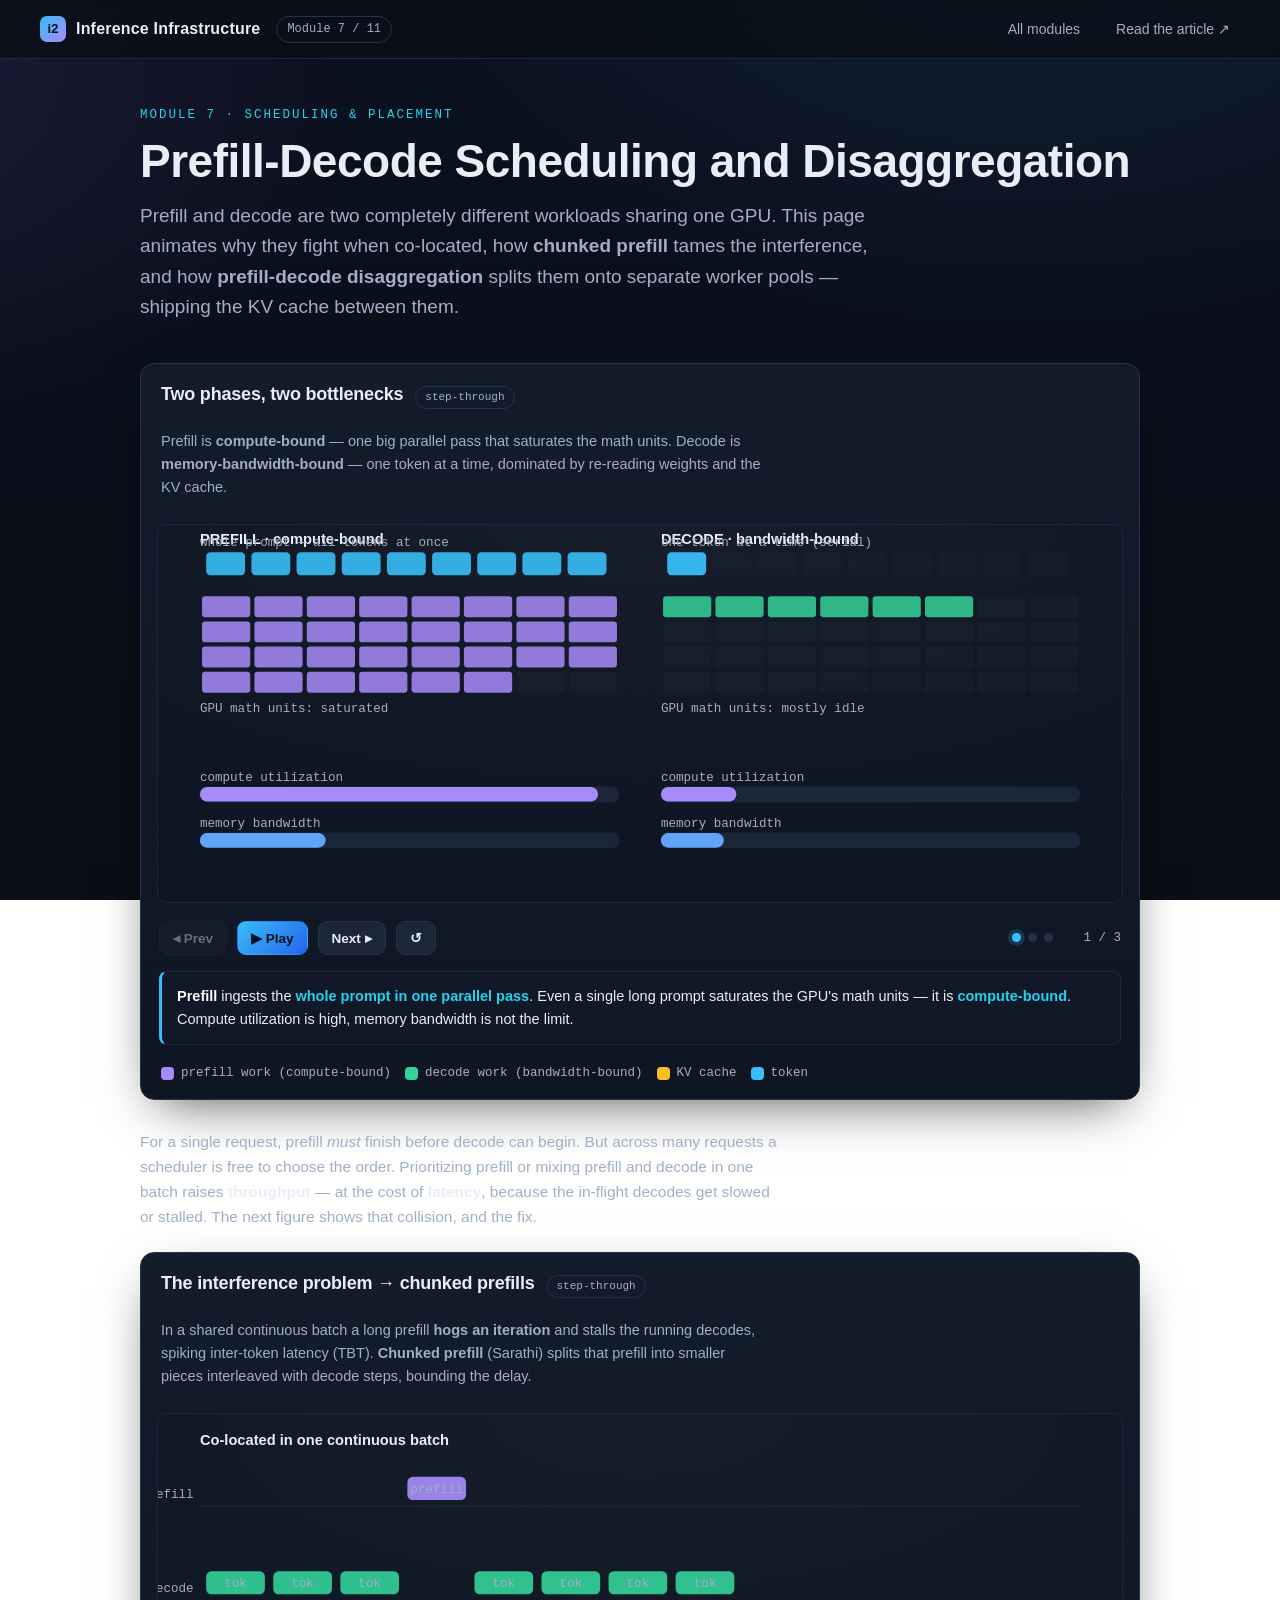
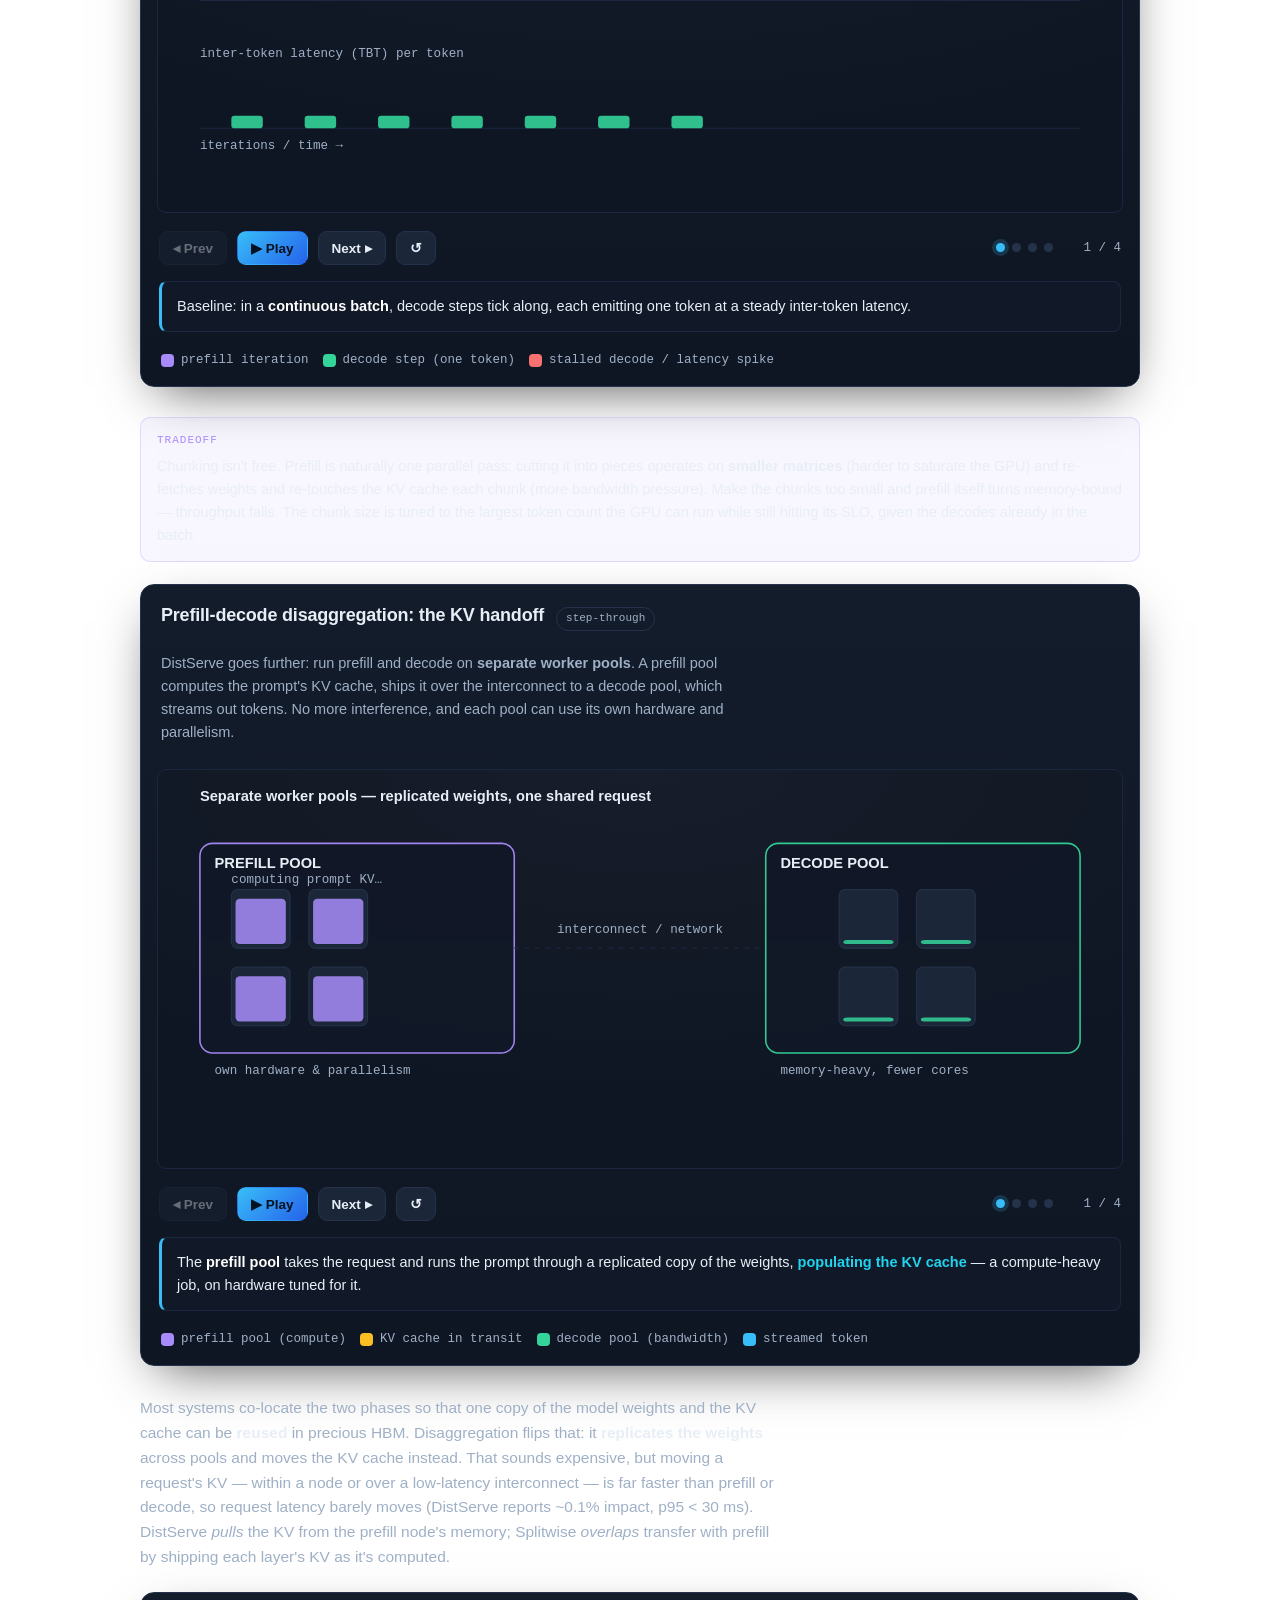
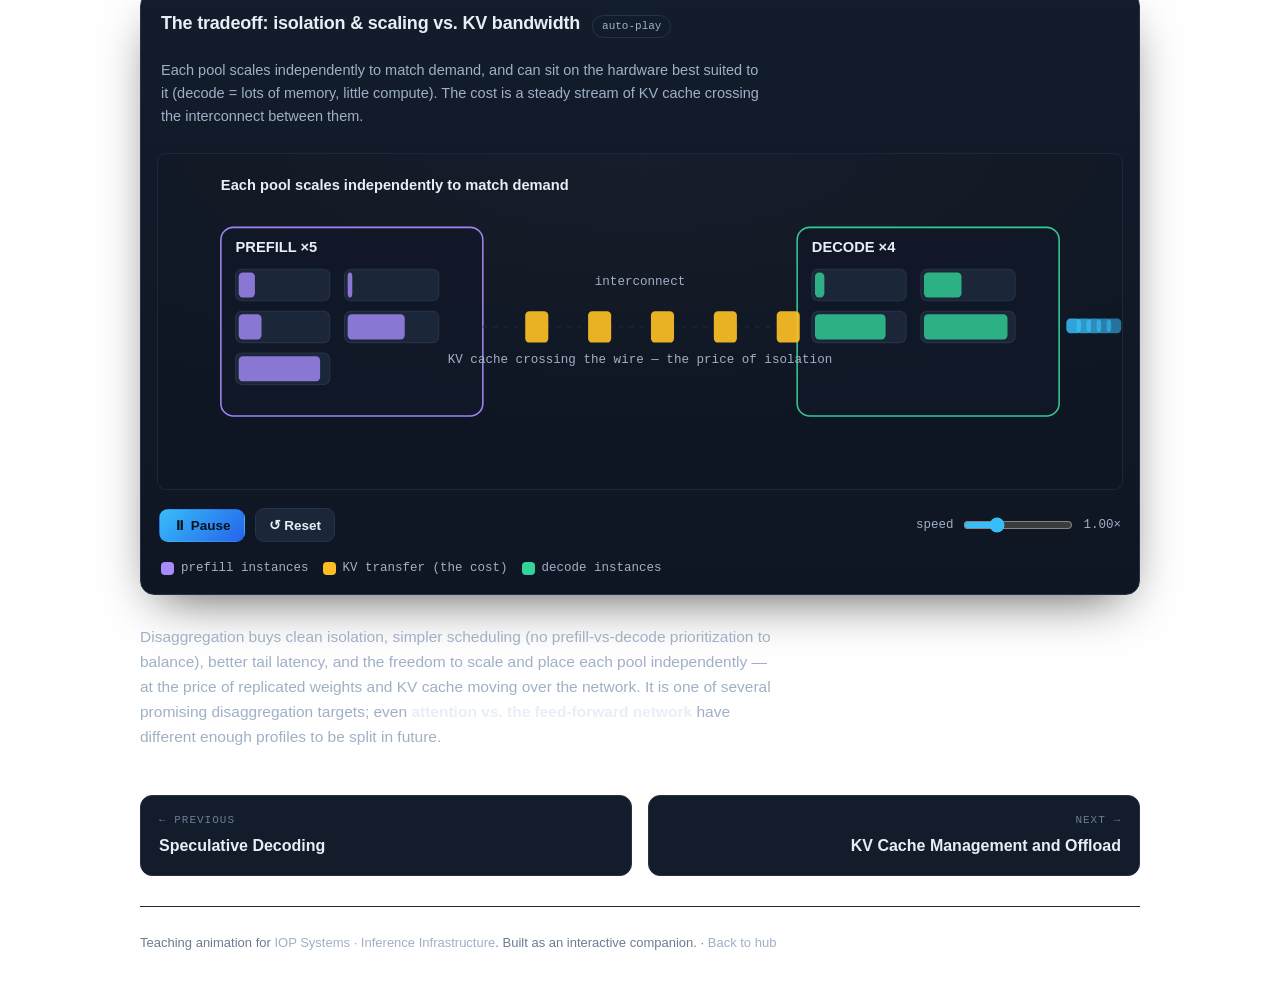
<file: m07-disaggregation.html>
<!doctype html>
<html lang="en">
<head>
  <meta charset="utf-8">
  <meta name="viewport" content="width=device-width, initial-scale=1">
  <title>Prefill-Decode Scheduling and Disaggregation — IOP Inference</title>
  <link rel="stylesheet" href="shared.css">
</head>
<body>

  <!-- ----- top nav ----- -->
  <nav class="topnav">
    <a class="brand" href="index.html"><span class="logo">i2</span> Inference Infrastructure</a>
    <span class="chip">Module&nbsp;7 / 11</span>
    <span class="spacer"></span>
    <a class="navlink" href="index.html">All modules</a>
    <a class="navlink" href="https://iop.systems/blog/llm-inference/disaggregation/" target="_blank" rel="noopener">Read the article ↗</a>
  </nav>

  <main class="wrap">
    <header class="hero">
      <div class="eyebrow">Module 7 · Scheduling &amp; placement</div>
      <h1>Prefill-Decode Scheduling and Disaggregation</h1>
      <p class="lead">Prefill and decode are two completely different workloads sharing one GPU. This page animates why they fight when co-located, how <b>chunked prefill</b> tames the interference, and how <b>prefill-decode disaggregation</b> splits them onto separate worker pools — shipping the KV cache between them.</p>
    </header>

    <!-- ================= FIGURE 1 — Stepper: two phases, two profiles ================= -->
    <section class="figure">
      <header>
        <h3>Two phases, two bottlenecks</h3>
        <span class="tag">step-through</span>
      </header>
      <p class="blurb">Prefill is <b>compute-bound</b> — one big parallel pass that saturates the math units. Decode is <b>memory-bandwidth-bound</b> — one token at a time, dominated by re-reading weights and the KV cache.</p>

      <div class="stage">
        <svg id="svgA" viewBox="0 0 920 360" role="img" aria-label="Resource profile of prefill versus decode"></svg>
      </div>

      <div id="ctrlA"></div>
      <div id="capA" class="caption"></div>

      <div class="legend">
        <span class="item"><span class="sw" style="background:var(--weight)"></span> prefill work (compute-bound)</span>
        <span class="item"><span class="sw" style="background:var(--compute)"></span> decode work (bandwidth-bound)</span>
        <span class="item"><span class="sw" style="background:var(--kv)"></span> KV cache</span>
        <span class="item"><span class="sw" style="background:var(--token)"></span> token</span>
      </div>
    </section>

    <div class="prose">
      <p>For a single request, prefill <em>must</em> finish before decode can begin. But across many requests a scheduler is free to choose the order. Prioritizing prefill or mixing prefill and decode in one batch raises <strong>throughput</strong> — at the cost of <strong>latency</strong>, because the in-flight decodes get slowed or stalled. The next figure shows that collision, and the fix.</p>
    </div>

    <!-- ================= FIGURE 2 — Stepper: interference & chunked prefill ================= -->
    <section class="figure">
      <header>
        <h3>The interference problem → chunked prefills</h3>
        <span class="tag">step-through</span>
      </header>
      <p class="blurb">In a shared continuous batch a long prefill <b>hogs an iteration</b> and stalls the running decodes, spiking inter-token latency (TBT). <b>Chunked prefill</b> (Sarathi) splits that prefill into smaller pieces interleaved with decode steps, bounding the delay.</p>

      <div class="stage">
        <svg id="svgB" viewBox="0 0 920 380" role="img" aria-label="Co-located interference versus chunked prefill timeline"></svg>
      </div>

      <div id="ctrlB"></div>
      <div id="capB" class="caption"></div>

      <div class="legend">
        <span class="item"><span class="sw" style="background:var(--weight)"></span> prefill iteration</span>
        <span class="item"><span class="sw" style="background:var(--compute)"></span> decode step (one token)</span>
        <span class="item"><span class="sw" style="background:var(--warn)"></span> stalled decode / latency spike</span>
      </div>
    </section>

    <div class="callout">
      <span class="lbl">Tradeoff</span>
      Chunking isn't free. Prefill is naturally one parallel pass; cutting it into pieces operates on <b>smaller matrices</b> (harder to saturate the GPU) and re-fetches weights and re-touches the KV cache each chunk (more bandwidth pressure). Make the chunks too small and prefill itself turns memory-bound — throughput falls. The chunk size is tuned to the largest token count the GPU can run while still hitting its SLO, given the decodes already in the batch.
    </div>

    <!-- ================= FIGURE 3 — Stepper: disaggregation & KV handoff ================= -->
    <section class="figure">
      <header>
        <h3>Prefill-decode disaggregation: the KV handoff</h3>
        <span class="tag">step-through</span>
      </header>
      <p class="blurb">DistServe goes further: run prefill and decode on <b>separate worker pools</b>. A prefill pool computes the prompt's KV cache, ships it over the interconnect to a decode pool, which streams out tokens. No more interference, and each pool can use its own hardware and parallelism.</p>

      <div class="stage">
        <svg id="svgC" viewBox="0 0 920 380" role="img" aria-label="Prefill pool computing KV cache and transferring it to a decode pool"></svg>
      </div>

      <div id="ctrlC"></div>
      <div id="capC" class="caption"></div>

      <div class="legend">
        <span class="item"><span class="sw" style="background:var(--weight)"></span> prefill pool (compute)</span>
        <span class="item"><span class="sw" style="background:var(--kv)"></span> KV cache in transit</span>
        <span class="item"><span class="sw" style="background:var(--compute)"></span> decode pool (bandwidth)</span>
        <span class="item"><span class="sw" style="background:var(--token)"></span> streamed token</span>
      </div>
    </section>

    <div class="prose">
      <p>Most systems co-locate the two phases so that one copy of the model weights and the KV cache can be <strong>reused</strong> in precious HBM. Disaggregation flips that: it <strong>replicates the weights</strong> across pools and moves the KV cache instead. That sounds expensive, but moving a request's KV — within a node or over a low-latency interconnect — is far faster than prefill or decode, so request latency barely moves (DistServe reports ~0.1% impact, p95 &lt; 30&nbsp;ms). DistServe <em>pulls</em> the KV from the prefill node's memory; Splitwise <em>overlaps</em> transfer with prefill by shipping each layer's KV as it's computed.</p>
    </div>

    <!-- ================= FIGURE 4 — Loop: independent scaling tradeoff ================= -->
    <section class="figure">
      <header>
        <h3>The tradeoff: isolation &amp; scaling vs. KV bandwidth</h3>
        <span class="tag">auto-play</span>
      </header>
      <p class="blurb">Each pool scales independently to match demand, and can sit on the hardware best suited to it (decode = lots of memory, little compute). The cost is a steady stream of KV cache crossing the interconnect between them.</p>
      <div class="stage">
        <svg id="svgD" viewBox="0 0 920 320" role="img" aria-label="Independently scaled prefill and decode pools with KV cache flowing between them"></svg>
      </div>
      <div id="ctrlD"></div>

      <div class="legend">
        <span class="item"><span class="sw" style="background:var(--weight)"></span> prefill instances</span>
        <span class="item"><span class="sw" style="background:var(--kv)"></span> KV transfer (the cost)</span>
        <span class="item"><span class="sw" style="background:var(--compute)"></span> decode instances</span>
      </div>
    </section>

    <div class="prose">
      <p>Disaggregation buys clean isolation, simpler scheduling (no prefill-vs-decode prioritization to balance), better tail latency, and the freedom to scale and place each pool independently — at the price of replicated weights and KV cache moving over the network. It is one of several promising disaggregation targets; even <strong>attention vs. the feed-forward network</strong> have different enough profiles to be split in future.</p>
    </div>

    <!-- ----- prev / next module ----- -->
    <nav class="pager">
      <a class="prev" href="m06-speculative.html"><span class="dir">← Previous</span><span class="ttl">Speculative Decoding</span></a>
      <a class="next" href="m08-kvoffload.html"><span class="dir">Next →</span><span class="ttl">KV Cache Management and Offload</span></a>
    </nav>

    <footer class="foot">
      Teaching animation for <a href="https://iop.systems/blog/llm-inference/" target="_blank" rel="noopener">IOP Systems · Inference Infrastructure</a>.
      Built as an interactive companion. · <a href="index.html">Back to hub</a>
    </footer>
  </main>

  <script src="shared.js"></script>
  <script>
  // ===================== FIGURE 1 — Stepper: two phases, two profiles =====================
  (function () {
    const svg = document.getElementById("svgA");
    const { S, C, clear, lerp, ease, rr } = IOP;

    // layout: left panel = PREFILL, right panel = DECODE, bottom = resource meters
    const panel = { y: 26, h: 168 };
    const left  = { x: 40,  w: 400 };
    const right = { x: 480, w: 400 };

    function gpuTile(x, y, w, h, fillFrac, color, label) {
      const g = S("g");
      g.appendChild(S("rect",{x,y,width:w,height:h,rx:7,fill:C.panel,stroke:C.border}));
      // fill bar = how saturated the math units are
      const fh = (h-10) * IOP.clamp(fillFrac,0,1);
      g.appendChild(S("rect",{x:x+5,y:y+5+(h-10-fh),width:w-10,height:fh,rx:5,fill:color,opacity:.9}));
      if (label) g.appendChild(S("text",{x:x+w/2,y:y+h+16,"text-anchor":"middle",class:"svg-label",text:label}));
      return g;
    }

    function meter(x, y, w, frac, color, label) {
      const g = S("g");
      g.appendChild(S("text",{x,y:y-6,class:"svg-label",text:label}));
      g.appendChild(S("rect",{x,y,width:w,height:14,rx:7,fill:C.raised,stroke:C.borderSoft}));
      g.appendChild(S("rect",{x,y,width:Math.max(2,w*IOP.clamp(frac,0,1)),height:14,rx:7,fill:color}));
      return g;
    }

    function render(step, p) {
      clear(svg);
      const ep = p;

      // headers
      svg.appendChild(S("text",{x:left.x, y:18, class:"svg-title", fill:C.weight, text:"PREFILL  ·  compute-bound"}));
      svg.appendChild(S("text",{x:right.x, y:18, class:"svg-title", fill:C.compute, text:"DECODE  ·  bandwidth-bound"}));
      svg.appendChild(S("line",{x1:460,y1:24,x2:460,y2:300,stroke:C.borderSoft,"stroke-dasharray":"3 5"}));

      // ---------- PREFILL side ----------
      // prompt tokens entering as one parallel batch
      const nTok = 9;
      const tShow = (step >= 0) ? (step === 0 ? Math.round(nTok*ep) : nTok) : 0;
      for (let i=0;i<nTok;i++){
        const tx = left.x + 6 + i*((left.w-12)/nTok);
        const on = i < tShow;
        svg.appendChild(S("rect",{x:tx, y:panel.y, width:(left.w-12)/nTok-6, height:22, rx:4,
          fill: on? C.token : C.raised, opacity: on? .9 : .35}));
      }
      svg.appendChild(S("text",{x:left.x, y:panel.y-6, class:"svg-label", text:"whole prompt — all tokens at once"}));

      // GPU math-unit grid: prefill lights it up densely
      const gx = left.x, gy = panel.y+40, cols=8, rows=4, cw=(left.w)/cols, ch=24;
      const prefillSat = step===0 ? 0.35+0.6*ep : 0.95;
      for (let r=0;r<rows;r++) for (let c=0;c<cols;c++){
        const idx=r*cols+c;
        const lit = idx < Math.round(prefillSat*cols*rows);
        svg.appendChild(S("rect",{x:gx+c*cw+2, y:gy+r*ch+2, width:cw-4, height:ch-4, rx:3,
          fill: lit? C.weight : C.raised, opacity: lit? .85 : .4}));
      }
      svg.appendChild(S("text",{x:gx, y:gy+rows*ch+16, class:"svg-label", text:"GPU math units: saturated"}));

      // ---------- DECODE side ----------
      // one token at a time; emphasize weights + KV re-reads
      const dStep = step; // which token we are on conceptually
      const slot = right.x + 6;
      // single active token
      const tokPulse = step>=1 ? (0.5+0.5*Math.sin((step+ep)*3.1)) : ep;
      svg.appendChild(S("rect",{x:slot, y:panel.y, width:(right.w-12)/nTok-6, height:22, rx:4,
        fill:C.token, opacity:.95}));
      svg.appendChild(S("text",{x:right.x, y:panel.y-6, class:"svg-label", text:"one token at a time (serial)"}));
      // greyed future tokens
      for (let i=1;i<nTok;i++){
        const tx = right.x + 6 + i*((right.w-12)/nTok);
        svg.appendChild(S("rect",{x:tx, y:panel.y, width:(right.w-12)/nTok-6, height:22, rx:4, fill:C.raised, opacity:.3}));
      }

      // decode bottleneck = reading big weights + KV from memory; tiny compute used
      const gxr = right.x, gyr = panel.y+40;
      const decodeSat = 0.18; // barely uses math units
      for (let r=0;r<rows;r++) for (let c=0;c<cols;c++){
        const idx=r*cols+c;
        const lit = idx < Math.round(decodeSat*cols*rows);
        svg.appendChild(S("rect",{x:gxr+c*cw+2, y:gyr+r*ch+2, width:cw-4, height:ch-4, rx:3,
          fill: lit? C.compute : C.raised, opacity: lit? .85 : .4}));
      }
      svg.appendChild(S("text",{x:gxr, y:gyr+rows*ch+16, class:"svg-label", text:"GPU math units: mostly idle"}));

      // memory-traffic arrows for decode (weights + KV streaming in) — animate on step>=1
      if (step>=1){
        const flow = (Math.sin((step+ep)*4)+1)/2;
        for (let k=0;k<3;k++){
          const ay = gyr + 8 + k*28;
          const fx = right.x + ((k*0.27+flow)%1)*(right.w-30);
          svg.appendChild(S("rect",{x:fx, y:ay, width:18, height:8, rx:3, fill: k===2? C.kv : C.weight, opacity:.85}));
        }
        svg.appendChild(S("text",{x:gxr, y:gyr-8, class:"svg-label", text:"streaming weights + KV from memory →"}));
      }

      // ---------- resource meters (the punchline) ----------
      const my = 250;
      const compFrac = step<=0 ? (0.35+0.6*ep) : 0.95;     // prefill compute high
      const decBwFrac = step>=1 ? (0.9) : 0.15;             // decode bandwidth high
      svg.appendChild(meter(left.x, my, left.w, compFrac, C.weight, "compute utilization"));
      svg.appendChild(meter(left.x, my+44, left.w, 0.3, C.mem, "memory bandwidth"));
      svg.appendChild(meter(right.x, my, right.w, 0.18, C.weight, "compute utilization"));
      svg.appendChild(meter(right.x, my+44, right.w, decBwFrac, C.mem, "memory bandwidth"));
    }

    IOP.Stepper({
      controls: document.getElementById("ctrlA"),
      caption:  document.getElementById("capA"),
      captions: [
        "<b>Prefill</b> ingests the <span class='k'>whole prompt in one parallel pass</span>. Even a single long prompt saturates the GPU's math units — it is <span class='k'>compute-bound</span>. Compute utilization is high, memory bandwidth is not the limit.",
        "<b>Decode</b> emits <span class='k'>one token at a time</span>, serially. Each step is dominated by streaming the model weights and KV cache out of memory, so it is <span class='k'>memory-bandwidth-bound</span> and can't saturate the GPU's math units.",
        "Same hardware, <b>opposite bottlenecks</b>: prefill pegs <span class='k'>compute</span>, decode pegs <span class='k'>memory bandwidth</span>. That mismatch is the whole reason scheduling and disaggregation matter.",
      ],
      render,
      dwell: 2200,
      autoplay: false,
    });
  })();

  // ===================== FIGURE 2 — Stepper: interference & chunked prefill =====================
  (function () {
    const svg = document.getElementById("svgB");
    const { S, C, clear } = IOP;

    // timeline of iterations along x. Each iteration = one block.
    const T = { x: 40, y0: 70, lane: 30, w: 840 };
    const iterW = 56, gap = 8;

    function lane(label, y, color){
      const g = S("g");
      g.appendChild(S("text",{x:T.x-6, y:y+20, "text-anchor":"end", class:"svg-label", text:label, fill:color}));
      g.appendChild(S("line",{x1:T.x, y1:y+28, x2:T.x+T.w, y2:y+28, stroke:C.borderSoft}));
      return g;
    }

    function block(x,y,w,h,color,label,op){
      const g=S("g");
      g.appendChild(S("rect",{x,y,width:w,height:h,rx:5,fill:color,opacity:op==null?.9:op}));
      if(label) g.appendChild(S("text",{x:x+w/2,y:y+h/2+4,"text-anchor":"middle",class:"svg-label",fill:"#06121f",text:label}));
      return g;
    }

    // step 0: co-located, decode runs smoothly
    // step 1: a long prefill arrives, occupies one giant iteration, decodes stall (red)
    // step 2: latency spike shown on a TBT bar
    // step 3: chunked prefill — prefill split into chunks interleaved with decode, bounded latency
    function render(step, p){
      clear(svg);
      const yP = 60, yD = 150;   // prefill lane y, decode lane y
      svg.appendChild(lane("prefill", yP, C.weight));
      svg.appendChild(lane("decode", yD, C.compute));
      svg.appendChild(S("text",{x:T.x, y:30, class:"svg-title", text: step<3 ? "Co-located in one continuous batch" : "Chunked prefill — interleaved"}));

      // axis caption
      svg.appendChild(S("text",{x:T.x, y:T.y0+250, class:"svg-label", text:"iterations / time  →"}));

      const baseY_P = yP, baseY_D = yD;

      if (step < 3){
        // ----- co-located timeline -----
        // a few normal decode iterations, then a big prefill, then decode resumes
        let x = T.x + 6;
        const seq = []; // {kind, span}
        // 3 normal decode iters
        for(let i=0;i<3;i++) seq.push({kind:"d", span:1});
        // big prefill (long prompt) appears at step>=1, span 4
        seq.push({kind:"P", span: step>=1?4:1});
        for(let i=0;i<4;i++) seq.push({kind:"d", span:1});

        seq.forEach((s,i)=>{
          const w = iterW*s.span + gap*(s.span-1);
          if (s.kind==="d"){
            // decode block (steady token)
            svg.appendChild(block(x, baseY_D, iterW, 22, C.compute, "tok", .9));
          } else {
            // prefill block (possibly huge)
            const grow = step>=1 ? (i===3? p:1) : 1;
            const ww = iterW + (w-iterW)*grow;
            svg.appendChild(block(x, baseY_P, ww, 22, C.weight, step>=1?"LONG PREFILL":"prefill", .92));
            // while it runs, the decode lane below is BLOCKED (red bar) for its width
            if (step>=1){
              svg.appendChild(S("rect",{x, y:baseY_D, width:ww, height:22, rx:5, fill:C.warn, opacity:.28*p}));
              if (p>0.5) svg.appendChild(S("text",{x:x+ww/2, y:baseY_D+15, "text-anchor":"middle", class:"svg-label", fill:C.warn, text:"decodes stalled"}));
            }
            x += (ww - iterW);
          }
          x += iterW + gap;
        });

        // ----- TBT (inter-token latency) chart at bottom -----
        const cy = 240, cx = T.x, cw = T.w;
        svg.appendChild(S("text",{x:cx, y:cy-8, class:"svg-label", text:"inter-token latency (TBT) per token"}));
        svg.appendChild(S("line",{x1:cx, y1:cy+60, x2:cx+cw, y2:cy+60, stroke:C.borderSoft}));
        const bars = [12,12,12, step>=1? (12+46*p):12, 12,12,12]; // one giant spike when prefill lands
        const bw = 30;
        bars.forEach((h,i)=>{
          const bx = cx + 30 + i*70;
          const spike = (i===3 && step>=1);
          svg.appendChild(S("rect",{x:bx, y:cy+60-h, width:bw, height:h, rx:3, fill: spike? C.warn : C.compute, opacity:.9}));
        });
        if (step>=2){
          svg.appendChild(S("text",{x:cx+30+3*70+bw/2, y:cy+60-(12+46*p)-6, "text-anchor":"middle", class:"svg-label", fill:C.warn, text:"latency spike"}));
        }

      } else {
        // ----- step 3: chunked prefill -----
        // same long prefill, but split into 4 chunks interleaved with decode steps
        let x = T.x + 6;
        // pattern: d, [chunk d] x4, d   -> prefill broken into chunks, a decode between each
        const seq = [
          {k:"d"}, {k:"c",n:1}, {k:"d"}, {k:"c",n:2}, {k:"d"}, {k:"c",n:3}, {k:"d"}, {k:"c",n:4}, {k:"d"}, {k:"d"}
        ];
        seq.forEach((s,i)=>{
          if (s.k==="d"){
            svg.appendChild(block(x, baseY_D, iterW, 22, C.compute, "tok", .9));
          } else {
            // small prefill chunk
            svg.appendChild(block(x, baseY_P, iterW, 22, C.weight, "chunk "+s.n, .92));
            // and a decode shares the same iteration (mixed batch) -> shown directly below, NOT stalled
            svg.appendChild(block(x, baseY_D, iterW, 22, C.compute, "tok", .9));
          }
          x += iterW + gap;
        });
        // bounded TBT chart
        const cy = 240, cx = T.x, cw = T.w;
        svg.appendChild(S("text",{x:cx, y:cy-8, class:"svg-label", text:"inter-token latency (TBT) per token — bounded"}));
        svg.appendChild(S("line",{x1:cx, y1:cy+60, x2:cx+cw, y2:cy+60, stroke:C.borderSoft}));
        // SLO ceiling line
        const slo = cy+60-34;
        svg.appendChild(S("line",{x1:cx, y1:slo, x2:cx+cw, y2:slo, stroke:C.kv, "stroke-dasharray":"4 4", opacity:.8}));
        svg.appendChild(S("text",{x:cx+cw, y:slo-4, "text-anchor":"end", class:"svg-label", fill:C.kv, text:"SLO ceiling"}));
        const bars = [12,20,18,22,20,22,20, 12,12,12];
        const bw = 24;
        bars.forEach((h,i)=>{
          const bx = cx + 24 + i*64;
          svg.appendChild(S("rect",{x:bx, y:cy+60-h, width:bw, height:h, rx:3, fill: C.compute, opacity:.9}));
        });
      }
    }

    IOP.Stepper({
      controls: document.getElementById("ctrlB"),
      caption:  document.getElementById("capB"),
      captions: [
        "Baseline: in a <b>continuous batch</b>, decode steps tick along, each emitting one token at a steady inter-token latency.",
        "A request with a <b>long prompt</b> arrives. Its prefill grabs an entire iteration — and because the batch is shared, the in-flight <span class='k'>decodes stall</span> behind it.",
        "The stalled tokens produce a <b>latency spike</b> — a jump in inter-token latency (TBT). One big prefill punishes every user mid-stream.",
        "<b>Chunked prefill</b> (Sarathi): split the long prefill into small <span class='k'>chunks</span> and interleave them with decode steps in mixed batches. Each iteration stays small, so the <span class='k'>decode latency is bounded</span> under the SLO.",
      ],
      render,
      dwell: 2400,
      autoplay: false,
    });
  })();

  // ===================== FIGURE 3 — Stepper: disaggregation & KV handoff =====================
  (function () {
    const svg = document.getElementById("svgC");
    const { S, C, clear, lerp, ease } = IOP;

    const PP = { x: 40,  y: 70, w: 300, h: 200 };   // prefill pool box
    const DP = { x: 580, y: 70, w: 300, h: 200 };   // decode pool box

    function poolBox(b, title, color){
      const g = S("g");
      g.appendChild(S("rect",{x:b.x, y:b.y, width:b.w, height:b.h, rx:12, fill:C.panel, stroke:color, "stroke-width":1.5, opacity:.95}));
      g.appendChild(S("text",{x:b.x+14, y:b.y+24, class:"svg-title", fill:color, text:title}));
      return g;
    }
    function worker(x,y,w,h,color,frac){
      const g=S("g");
      g.appendChild(S("rect",{x,y,width:w,height:h,rx:6,fill:C.raised,stroke:C.border}));
      const fh=(h-8)*IOP.clamp(frac,0,1);
      g.appendChild(S("rect",{x:x+4,y:y+4+(h-8-fh),width:w-8,height:fh,rx:4,fill:color,opacity:.85}));
      return g;
    }

    function render(step, p){
      clear(svg);

      // headline
      svg.appendChild(S("text",{x:PP.x, y:30, class:"svg-title", text:"Separate worker pools — replicated weights, one shared request"}));

      // pool boxes
      svg.appendChild(poolBox(PP, "PREFILL POOL", C.weight));
      svg.appendChild(poolBox(DP, "DECODE POOL", C.compute));
      // own-parallelism note
      svg.appendChild(S("text",{x:PP.x+14, y:PP.y+PP.h+20, class:"svg-label", text:"own hardware & parallelism"}));
      svg.appendChild(S("text",{x:DP.x+14, y:DP.y+DP.h+20, class:"svg-label", text:"memory-heavy, fewer cores"}));

      // prefill workers (2x2) light up as they compute the prompt
      const wsz = 56, pad=18;
      const pComputing = (step===0) ? p : (step>=1?1:0);
      for(let r=0;r<2;r++)for(let c=0;c<2;c++){
        const wx=PP.x+30+c*(wsz+pad), wy=PP.y+44+r*(wsz+pad);
        worker_call(wx,wy);
        function worker_call(wx,wy){
          svg.appendChild(worker(wx,wy,wsz,wsz,C.weight, step===0? (0.2+0.7*p) : (step>=1?0.95:0.2)));
        }
      }
      // prompt label on prefill side
      svg.appendChild(S("text",{x:PP.x+30, y:PP.y+44-6, class:"svg-label", text: step===0? "computing prompt KV…" : "KV cache ready"}));

      // KV cache artifact in prefill memory (appears once computed)
      const kvReady = step>=1;
      const kvX0 = PP.x+PP.w-30, kvY = PP.y+PP.h/2-16;
      if (kvReady){
        svg.appendChild(S("rect",{x:kvX0, y:kvY, width:24, height:32, rx:4, fill:C.kv, opacity:.95}));
        if (step===1) svg.appendChild(S("text",{x:kvX0+12, y:kvY-6, "text-anchor":"middle", class:"svg-label", fill:C.kv, text:"KV"}));
      }

      // ---- the interconnect / transfer ----
      const midY = PP.y + PP.h/2;
      svg.appendChild(S("line",{x1:PP.x+PP.w, y1:midY, x2:DP.x, y2:midY, stroke:C.borderSoft, "stroke-dasharray":"4 6"}));
      svg.appendChild(S("text",{x:(PP.x+PP.w+DP.x)/2, y:midY-14, "text-anchor":"middle", class:"svg-label", text:"interconnect / network"}));

      // moving KV packet(s) during step 2 (transfer)
      if (step===2){
        const from = PP.x+PP.w, to = DP.x;
        for(let k=0;k<3;k++){
          const tt = IOP.clamp(p*1.2 - k*0.18, 0, 1);
          const px = lerp(from, to, IOP.ease(tt));
          svg.appendChild(S("rect",{x:px-12, y:midY-16, width:24, height:32, rx:4, fill:C.kv, opacity: (tt>0 && tt<1) ? 0.95 : 0.0}));
        }
        svg.appendChild(S("text",{x:(from+to)/2, y:midY+30, "text-anchor":"middle", class:"svg-label", fill:C.kv, text:"shipping KV cache  (fast: far less than prefill)"}));
      }

      // KV landed in decode pool from step 3
      if (step>=3){
        const kvD = DP.x+18;
        svg.appendChild(S("rect",{x:kvD, y:DP.y+DP.h/2-16, width:24, height:32, rx:4, fill:C.kv, opacity:.95}));
      }

      // decode workers stream tokens from step 3
      const dActive = step>=3;
      for(let r=0;r<2;r++)for(let c=0;c<2;c++){
        const wx=DP.x+70+c*(wsz+pad), wy=DP.y+44+r*(wsz+pad);
        svg.appendChild(worker(wx,wy,wsz,wsz,C.compute, dActive? 0.25 : 0.08)); // little compute used
      }
      if (dActive){
        // streamed tokens flying out to the right
        const flow = (Math.sin(p*6)+1)/2;
        for(let i=0;i<5;i++){
          const tx = DP.x+DP.w-20 + ((i*0.22+flow)%1)*120;
          svg.appendChild(S("rect",{x:tx, y:DP.y+DP.h/2-8, width:16, height:16, rx:4, fill:C.token, opacity:.9}));
        }
        svg.appendChild(S("text",{x:DP.x+DP.w-20, y:DP.y+DP.h/2-16, class:"svg-label", fill:C.token, text:"streaming tokens →"}));
        svg.appendChild(S("text",{x:DP.x+70, y:DP.y+44-6, class:"svg-label", text:"autoregressive decode"}));
      }
    }

    IOP.Stepper({
      controls: document.getElementById("ctrlC"),
      caption:  document.getElementById("capC"),
      captions: [
        "The <b>prefill pool</b> takes the request and runs the prompt through a replicated copy of the weights, <span class='k'>populating the KV cache</span> — a compute-heavy job, on hardware tuned for it.",
        "Prefill finishes. The request's <span class='k'>KV cache</span> now sits in the prefill node's memory, ready to hand off.",
        "The KV cache is <b>shipped over the interconnect</b> to the decode pool. Moving it — within a node or over a low-latency link — is far cheaper than prefill or decode, so latency barely moves (~0.1% impact).",
        "The <b>decode pool</b> receives the KV and runs the <span class='k'>autoregressive phase</span>, streaming out tokens. The two pools never share an iteration, so there is <span class='k'>no interference</span>.",
      ],
      render,
      dwell: 2400,
      autoplay: false,
    });
  })();

  // ===================== FIGURE 4 — Loop: independent scaling + KV cost =====================
  (function () {
    const svg = document.getElementById("svgD");
    const { S, C, clear } = IOP;

    const PP = { x: 60,  y: 70, w: 250, h: 180 };
    const DP = { x: 610, y: 70, w: 250, h: 180 };

    function poolBox(b, title, color){
      const g = S("g");
      g.appendChild(S("rect",{x:b.x, y:b.y, width:b.w, height:b.h, rx:12, fill:C.panel, stroke:color, "stroke-width":1.5, opacity:.95}));
      g.appendChild(S("text",{x:b.x+14, y:b.y+24, class:"svg-title", fill:color, text:title}));
      return g;
    }

    function render(t){
      clear(svg);

      // pool counts breathe independently to show "scale to match demand"
      const nP = 2 + Math.round(1.5 + 1.5*Math.sin(t*0.6));        // 2..5
      const nD = 2 + Math.round(1.5 + 1.5*Math.sin(t*0.6 + 2.1));  // 2..5 (out of phase)

      svg.appendChild(S("text",{x:PP.x, y:34, class:"svg-title", text:"Each pool scales independently to match demand"}));

      svg.appendChild(poolBox(PP, "PREFILL ×"+nP, C.weight));
      svg.appendChild(poolBox(DP, "DECODE ×"+nD, C.compute));

      // draw instance tiles in each pool (stacked), pulsing utilization
      function tiles(b, n, color, phase){
        const cols = 2, tw=90, th=30, gx=14, gy=10;
        const startY = b.y+40;
        for(let i=0;i<n;i++){
          const r=Math.floor(i/cols), c=i%cols;
          const x=b.x+14+c*(tw+gx), y=startY+r*(th+gy);
          if (y+th > b.y+b.h-10) continue;
          const u = 0.5+0.45*Math.sin(t*2.4 + i*0.9 + phase);
          svg.appendChild(S("rect",{x,y,width:tw,height:th,rx:6,fill:C.raised,stroke:C.border}));
          svg.appendChild(S("rect",{x:x+3,y:y+3,width:(tw-6)*IOP.clamp(u,0,1),height:th-6,rx:4,fill:color,opacity:.8}));
        }
      }
      tiles(PP, nP, C.weight, 0);
      tiles(DP, nD, C.compute, 1.3);

      // interconnect with continuous KV packets crossing = the cost
      const midY = 165;
      svg.appendChild(S("line",{x1:PP.x+PP.w, y1:midY, x2:DP.x, y2:midY, stroke:C.borderSoft, "stroke-dasharray":"4 6"}));
      svg.appendChild(S("text",{x:(PP.x+PP.w+DP.x)/2, y:midY-40, "text-anchor":"middle", class:"svg-label", text:"interconnect"}));
      const from=PP.x+PP.w, to=DP.x, span=to-from;
      for(let k=0;k<5;k++){
        const f = ((t*0.35 + k*0.2) % 1);
        const px = from + f*span;
        svg.appendChild(S("rect",{x:px-11, y:midY-15, width:22, height:30, rx:4, fill:C.kv, opacity:.92}));
      }
      svg.appendChild(S("text",{x:(from+to)/2, y:midY+34, "text-anchor":"middle", class:"svg-label", fill:C.kv, text:"KV cache crossing the wire — the price of isolation"}));

      // tokens streaming out of decode pool
      const ox = DP.x+DP.w;
      for(let i=0;i<5;i++){
        const f=((t*0.7+i*0.2)%1);
        svg.appendChild(S("rect",{x:ox+f*48, y:midY-8, width:14, height:14, rx:4, fill:C.token, opacity:.9*(1-f*0.4)}));
      }
    }

    IOP.Loop({ controls: document.getElementById("ctrlD"), render, autoplay: true, speed: 1 });
  })();
  </script>
</body>
</html>
</file>
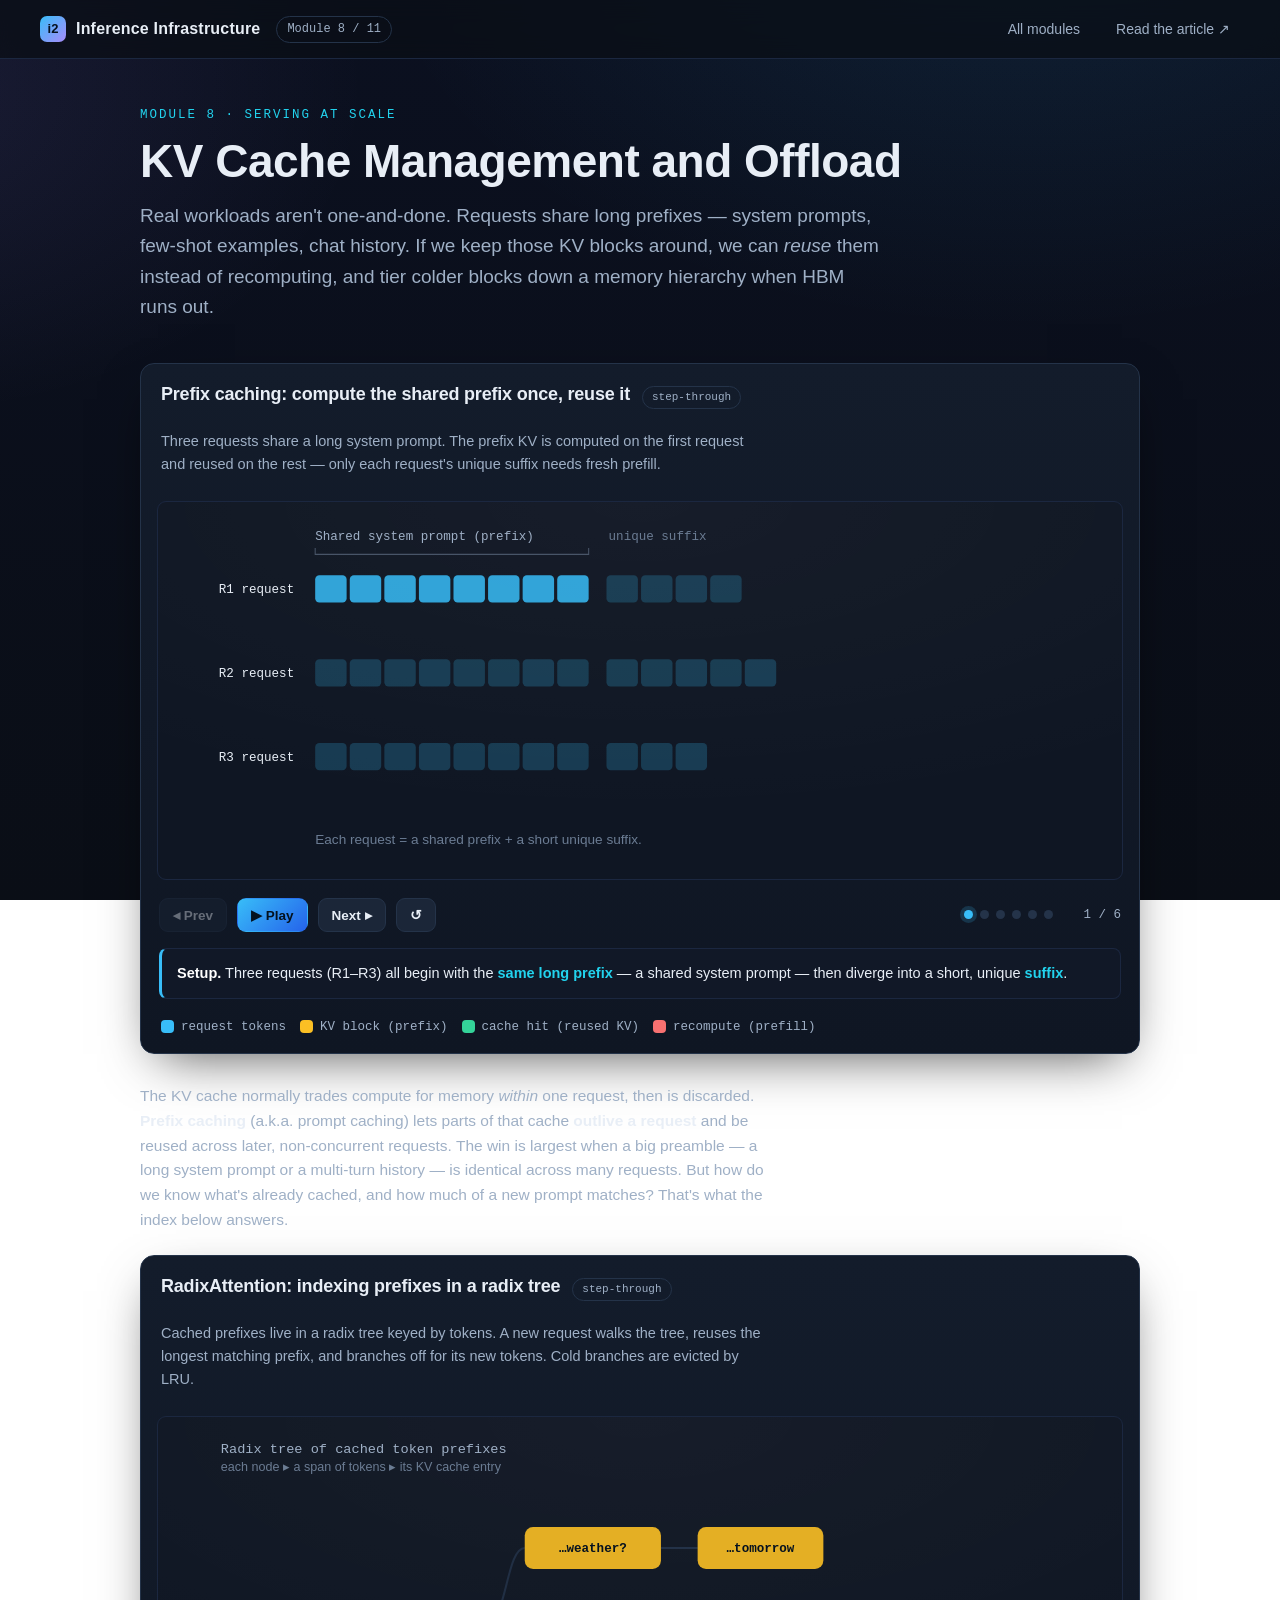
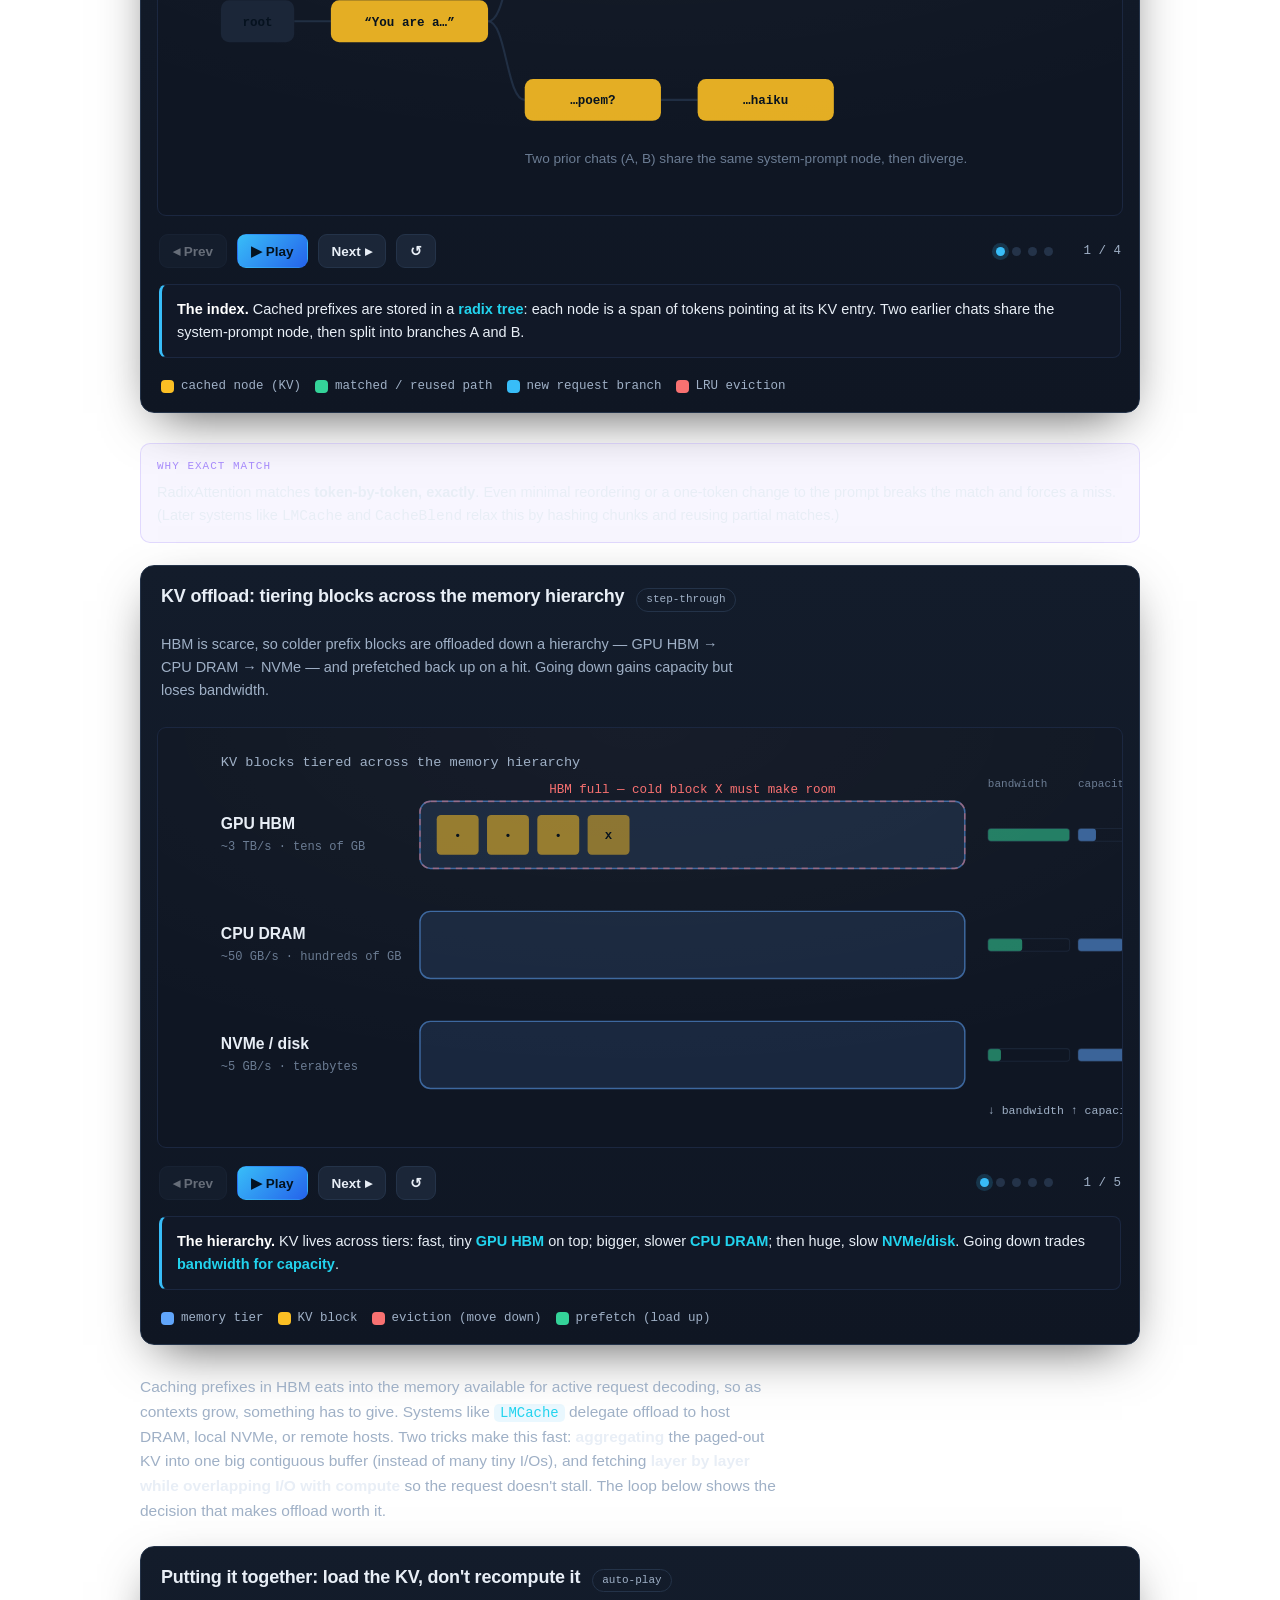
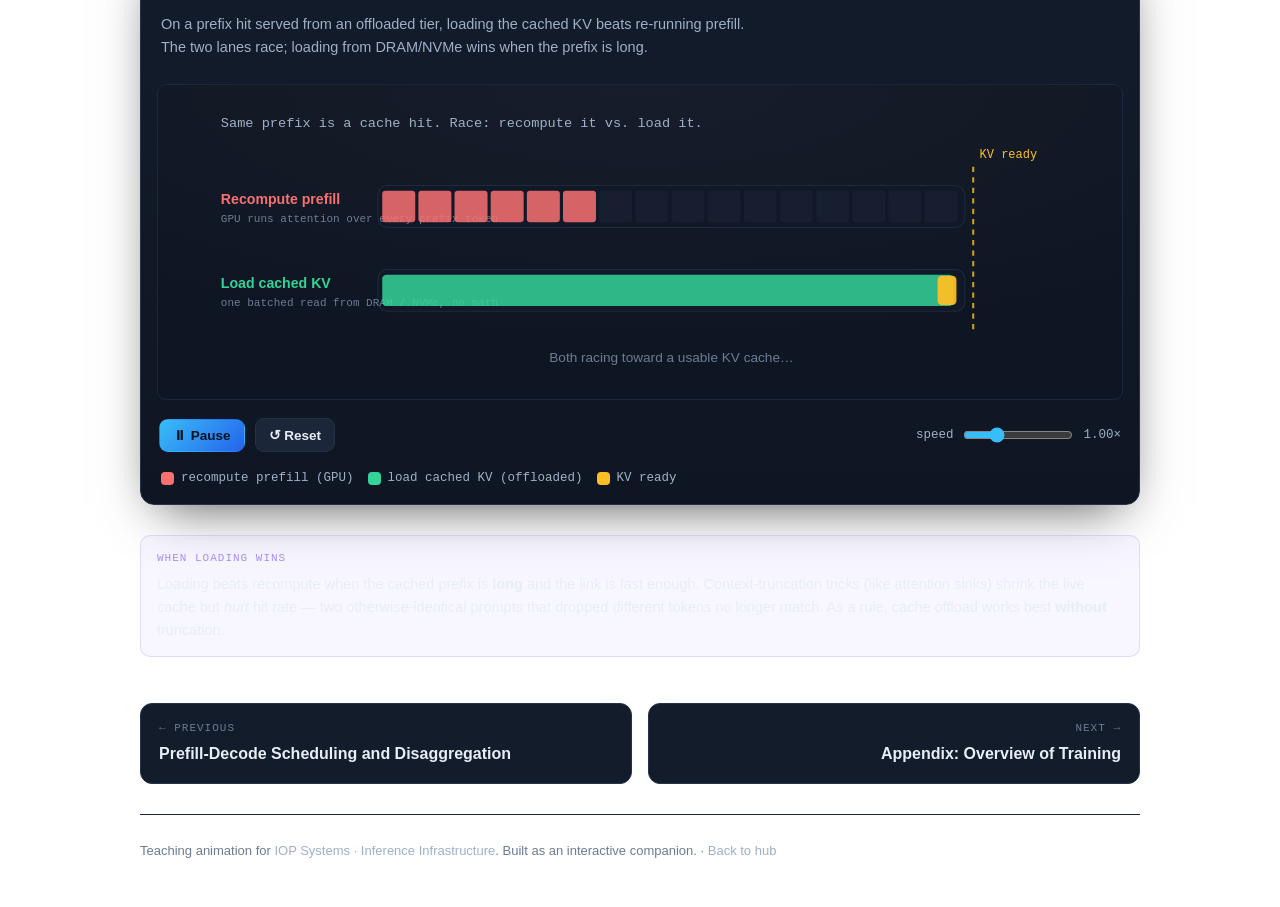
<file: m08-kvoffload.html>
<!doctype html>
<!-- =====================================================================
     MODULE 8 — KV Cache Management and Offload
     Prefix caching · RadixAttention tree · KV offload hierarchy.
     Uses shared.css + shared.js only. Offline / self-contained.
     ===================================================================== -->
<html lang="en">
<head>
  <meta charset="utf-8">
  <meta name="viewport" content="width=device-width, initial-scale=1">
  <title>KV Cache Management and Offload — IOP Inference</title>
  <link rel="stylesheet" href="shared.css">
</head>
<body>

  <!-- ----- top nav ----- -->
  <nav class="topnav">
    <a class="brand" href="index.html"><span class="logo">i2</span> Inference Infrastructure</a>
    <span class="chip">Module&nbsp;8 / 11</span>
    <span class="spacer"></span>
    <a class="navlink" href="index.html">All modules</a>
    <a class="navlink" href="https://iop.systems/blog/llm-inference/kvoffload/" target="_blank" rel="noopener">Read the article ↗</a>
  </nav>

  <main class="wrap">
    <header class="hero">
      <div class="eyebrow">Module 8 · Serving at scale</div>
      <h1>KV Cache Management and Offload</h1>
      <p class="lead">Real workloads aren't one-and-done. Requests share long prefixes — system prompts,
      few-shot examples, chat history. If we keep those KV blocks around, we can <em>reuse</em> them instead of
      recomputing, and tier colder blocks down a memory hierarchy when HBM runs out.</p>
    </header>

    <!-- ================= FIGURE 1 — Prefix caching (Stepper) ================= -->
    <section class="figure">
      <header>
        <h3>Prefix caching: compute the shared prefix once, reuse it</h3>
        <span class="tag">step-through</span>
      </header>
      <p class="blurb">Three requests share a long system prompt. The prefix KV is computed on the first request
      and reused on the rest — only each request's unique suffix needs fresh prefill.</p>

      <div class="stage">
        <svg id="svg1" viewBox="0 0 920 360" role="img" aria-label="Three requests sharing a cached KV prefix; only unique suffixes are recomputed"></svg>
      </div>

      <div id="ctrl1"></div>
      <div id="cap1" class="caption"></div>

      <div class="legend">
        <span class="item"><span class="sw" style="background:var(--token)"></span> request tokens</span>
        <span class="item"><span class="sw" style="background:var(--kv)"></span> KV block (prefix)</span>
        <span class="item"><span class="sw" style="background:var(--good)"></span> cache hit (reused KV)</span>
        <span class="item"><span class="sw" style="background:var(--warn)"></span> recompute (prefill)</span>
      </div>
    </section>

    <div class="prose">
      <p>The KV cache normally trades compute for memory <em>within</em> one request, then is discarded.
      <strong>Prefix caching</strong> (a.k.a. prompt caching) lets parts of that cache <strong>outlive a request</strong>
      and be reused across later, non-concurrent requests. The win is largest when a big preamble — a long
      system prompt or a multi-turn history — is identical across many requests. But how do we know what's
      already cached, and how much of a new prompt matches? That's what the index below answers.</p>
    </div>

    <!-- ================= FIGURE 2 — RadixAttention tree (Stepper) ================= -->
    <section class="figure">
      <header>
        <h3>RadixAttention: indexing prefixes in a radix tree</h3>
        <span class="tag">step-through</span>
      </header>
      <p class="blurb">Cached prefixes live in a radix tree keyed by tokens. A new request walks the tree, reuses
      the longest matching prefix, and branches off for its new tokens. Cold branches are evicted by LRU.</p>

      <div class="stage">
        <svg id="svg2" viewBox="0 0 920 380" role="img" aria-label="A radix tree of cached token prefixes; a new request matches the longest prefix then branches, and a cold branch is evicted by LRU"></svg>
      </div>

      <div id="ctrl2"></div>
      <div id="cap2" class="caption"></div>

      <div class="legend">
        <span class="item"><span class="sw" style="background:var(--kv)"></span> cached node (KV)</span>
        <span class="item"><span class="sw" style="background:var(--good)"></span> matched / reused path</span>
        <span class="item"><span class="sw" style="background:var(--token)"></span> new request branch</span>
        <span class="item"><span class="sw" style="background:var(--warn)"></span> LRU eviction</span>
      </div>
    </section>

    <div class="callout">
      <span class="lbl">Why exact match</span>
      RadixAttention matches <strong>token-by-token, exactly</strong>. Even minimal reordering or a one-token
      change to the prompt breaks the match and forces a miss. (Later systems like <code>LMCache</code> and
      <code>CacheBlend</code> relax this by hashing chunks and reusing partial matches.)
    </div>

    <!-- ================= FIGURE 3 — KV offload hierarchy (Stepper) ================= -->
    <section class="figure">
      <header>
        <h3>KV offload: tiering blocks across the memory hierarchy</h3>
        <span class="tag">step-through</span>
      </header>
      <p class="blurb">HBM is scarce, so colder prefix blocks are offloaded down a hierarchy — GPU&nbsp;HBM →
      CPU&nbsp;DRAM → NVMe — and prefetched back up on a hit. Going down gains capacity but loses bandwidth.</p>

      <div class="stage">
        <svg id="svg3" viewBox="0 0 920 400" role="img" aria-label="A KV block being evicted down from GPU HBM to CPU DRAM to NVMe and then prefetched back up to HBM on a cache hit"></svg>
      </div>

      <div id="ctrl3"></div>
      <div id="cap3" class="caption"></div>

      <div class="legend">
        <span class="item"><span class="sw" style="background:var(--mem)"></span> memory tier</span>
        <span class="item"><span class="sw" style="background:var(--kv)"></span> KV block</span>
        <span class="item"><span class="sw" style="background:var(--warn)"></span> eviction (move down)</span>
        <span class="item"><span class="sw" style="background:var(--good)"></span> prefetch (load up)</span>
      </div>
    </section>

    <div class="prose">
      <p>Caching prefixes in HBM eats into the memory available for active request decoding, so as contexts
      grow, something has to give. Systems like <code>LMCache</code> delegate offload to host DRAM, local NVMe,
      or remote hosts. Two tricks make this fast: <strong>aggregating</strong> the paged-out KV into one big
      contiguous buffer (instead of many tiny I/Os), and fetching <strong>layer by layer while overlapping I/O
      with compute</strong> so the request doesn't stall. The loop below shows the decision that makes offload
      worth it.</p>
    </div>

    <!-- ================= FIGURE 4 — Load vs recompute (Loop) ================= -->
    <section class="figure">
      <header>
        <h3>Putting it together: load the KV, don't recompute it</h3>
        <span class="tag">auto-play</span>
      </header>
      <p class="blurb">On a prefix hit served from an offloaded tier, loading the cached KV beats re-running
      prefill. The two lanes race; loading from DRAM/NVMe wins when the prefix is long.</p>
      <div class="stage">
        <svg id="svg4" viewBox="0 0 920 300" role="img" aria-label="Two lanes race: recomputing prefill versus loading cached KV from an offloaded tier; loading finishes first"></svg>
      </div>
      <div id="ctrl4"></div>
      <div class="legend">
        <span class="item"><span class="sw" style="background:var(--warn)"></span> recompute prefill (GPU)</span>
        <span class="item"><span class="sw" style="background:var(--good)"></span> load cached KV (offloaded)</span>
        <span class="item"><span class="sw" style="background:var(--kv)"></span> KV ready</span>
      </div>
    </section>

    <div class="callout">
      <span class="lbl">When loading wins</span>
      Loading beats recompute when the cached prefix is <strong>long</strong> and the link is fast enough.
      Context-truncation tricks (like attention sinks) shrink the live cache but <em>hurt</em> hit rate — two
      otherwise-identical prompts that dropped different tokens no longer match. As a rule, cache offload works
      best <strong>without</strong> truncation.
    </div>

    <!-- ----- prev / next module ----- -->
    <nav class="pager">
      <a class="prev" href="m07-disaggregation.html"><span class="dir">← Previous</span><span class="ttl">Prefill-Decode Scheduling and Disaggregation</span></a>
      <a class="next" href="m09-training.html"><span class="dir">Next →</span><span class="ttl">Appendix: Overview of Training</span></a>
    </nav>

    <footer class="foot">
      Teaching animation for <a href="https://iop.systems/blog/llm-inference/" target="_blank" rel="noopener">IOP Systems · Inference Infrastructure</a>.
      Built as an interactive companion. · <a href="index.html">Back to hub</a>
    </footer>
  </main>

  <script src="shared.js"></script>
  <script>
  // ===================== shared little helpers =====================
  const { S, C, clear, lerp, ease, easeOut, easeIn, rr, clamp } = IOP;

  // a token-block (small rounded rect with optional letter)
  function tokBlock(x, y, w, h, fill, op, label) {
    const g = S("g", {});
    g.appendChild(S("path", { d: rr(x, y, w, h, 4), fill: fill, opacity: op == null ? 1 : op }));
    if (label != null) g.appendChild(S("text", {
      x: x + w / 2, y: y + h / 2 + 4, "text-anchor": "middle",
      "font-family": "var(--mono)", "font-size": 11, fill: "#06121f", "font-weight": 700, text: label
    }));
    return g;
  }
  function txt(x, y, s, cls, anchor, size, fill) {
    return S("text", {
      x, y, "text-anchor": anchor || "start",
      "font-family": cls === "mono" ? "var(--mono)" : "var(--font)",
      "font-size": size || 12, fill: fill || C.muted, text: s
    });
  }

  // ============================================================================
  // FIGURE 1 — Prefix caching: shared prefix computed once, reused.
  // ============================================================================
  (function () {
    const svg = document.getElementById("svg1");
    const PREFIX = 8;                 // shared prefix length (blocks)
    const SUFFIX = [4, 5, 3];         // unique suffix length per request
    const BW = 30, BH = 26, GAP = 3;
    const rowY = [70, 150, 230];
    const x0 = 150;

    function reqLabel(i) { return ["R1", "R2", "R3"][i]; }

    function render(step, p) {
      clear(svg);

      // title strip
      svg.appendChild(txt(150, 36, "Shared system prompt  (prefix)", "mono", "start", 12, C.muted));
      svg.appendChild(txt(150 + PREFIX * (BW + GAP) + 16, 36, "unique suffix", "mono", "start", 12, C.faint));

      // bracket over prefix region
      const px1 = x0, px2 = x0 + PREFIX * (BW + GAP) - GAP;
      svg.appendChild(S("path", { d: `M${px1},44 v6 H${px2} v-6`, fill: "none", stroke: C.faint, "stroke-width": 1, opacity: .6 }));

      // Is the prefix cached yet? It becomes cached during step 1 (R1 prefill).
      const prefixCached = step >= 2;            // after R1 finished prefilling

      for (let r = 0; r < 3; r++) {
        const y = rowY[r];
        // row label
        svg.appendChild(txt(x0 - 92, y + BH / 2 + 4, reqLabel(r) + " request", "mono", "start", 12, C.text));

        // ---- prefix blocks ----
        for (let i = 0; i < PREFIX; i++) {
          const bx = x0 + i * (BW + GAP);
          let fill = C.kv, op = .28, lab = null;

          if (r === 0) {
            // R1 computes the prefix during step 1
            if (step === 0) { fill = C.token; op = .85; }
            else if (step === 1) {
              // prefill sweeping across prefix (warn = recompute), reveal up to p
              const reveal = Math.floor(p * PREFIX + 0.001);
              if (i < reveal) { fill = C.kv; op = .95; }
              else if (i === reveal) { fill = C.warn; op = .95; }
              else { fill = C.token; op = .85; }
            } else { fill = C.kv; op = .95; }   // cached
          } else {
            // R2 / R3
            if (!prefixCached) { fill = C.token; op = .22; }       // not yet active
            else {
              // these requests reuse the cached prefix -> green hit
              const myStep = r === 1 ? 3 : 4;
              if (step < myStep) { fill = C.kv; op = .35; }
              else if (step === myStep) {
                // hit sweep
                const reveal = Math.floor(p * PREFIX + 0.001);
                fill = i <= reveal ? C.good : C.kv;
                op = i <= reveal ? .95 : .45;
              } else { fill = C.good; op = .9; }
            }
          }
          svg.appendChild(tokBlock(bx, y, BW, BH, fill, op));
        }

        // ---- suffix blocks (unique, always need prefill = warn then cyan) ----
        const sx0 = x0 + PREFIX * (BW + GAP) + 14;
        for (let i = 0; i < SUFFIX[r]; i++) {
          const bx = sx0 + i * (BW + GAP);
          let fill = C.token, op = .22;
          const myStep = r === 0 ? 1 : (r === 1 ? 3 : 4);
          if (step === myStep) {
            const reveal = p * SUFFIX[r];
            if (i < reveal - 1) { fill = C.token; op = .9; }
            else if (i < reveal) { fill = C.warn; op = .95; }
            else { fill = C.token; op = .3; }
          } else if (step > myStep) { fill = C.token; op = .9; }
          else if ((r === 1 && step >= 2) || (r === 2 && step >= 3)) { fill = C.token; op = .3; }
          svg.appendChild(tokBlock(bx, y, BW, BH, fill, op));
        }
      }

      // ---- savings tally ----
      if (step >= 5) {
        const computed = PREFIX + SUFFIX[0] + SUFFIX[1] + SUFFIX[2];          // actually prefilled
        const naive = PREFIX * 3 + SUFFIX[0] + SUFFIX[1] + SUFFIX[2];         // if no caching
        const saved = naive - computed;
        svg.appendChild(S("path", { d: rr(150, 300, 620, 44, 8), fill: C.good, opacity: .12 }));
        svg.appendChild(S("path", { d: rr(150, 300, 620, 44, 8), fill: "none", stroke: C.good, opacity: .5 }));
        svg.appendChild(txt(168, 327, "Prefix computed once, reused twice  →  " + saved + " of " + naive + " token-prefills skipped  (" +
          Math.round(100 * saved / naive) + "% less prefill)", "font", "start", 14, C.text));
      } else {
        svg.appendChild(txt(150, 326, "Each request = a shared prefix + a short unique suffix.", "font", "start", 13, C.faint));
      }
    }

    IOP.Stepper({
      controls: document.getElementById("ctrl1"),
      caption: document.getElementById("cap1"),
      captions: [
        "<b>Setup.</b> Three requests (R1–R3) all begin with the <span class='k'>same long prefix</span> — a shared system prompt — then diverge into a short, unique <span class='k'>suffix</span>.",
        "<b>R1 — cold start.</b> Nothing is cached yet, so R1 runs <span class='k'>full prefill</span> over the whole prompt. As it sweeps, each prefix token's <span class='k'>KV block</span> is computed and stored.",
        "<b>Prefix now cached.</b> R1's prefix KV <span class='k'>outlives the request</span> and stays resident, ready for reuse by later, non-concurrent requests.",
        "<b>R2 — cache hit.</b> R2's prefix matches, so those KV blocks are <span class='k'>reused for free</span> (green). Only R2's unique suffix needs fresh prefill.",
        "<b>R3 — cache hit again.</b> Same story: the shared prefix is a <span class='k'>hit</span>, only the new suffix is recomputed. The expensive part is paid once for all three.",
        "<b>Payoff.</b> <span class='k'>Prefix caching</span> turned three full prefills into one prefix-prefill plus three tiny suffixes — a big drop in prefill work and response latency.",
      ],
      render, dwell: 2100, transition: 700, autoplay: false,
    });
  })();

  // ============================================================================
  // FIGURE 2 — RadixAttention: radix tree of cached prefixes.
  // Layout: root -> shared system-prompt node -> two branches (chat A / chat B).
  // New request matches A's prefix then branches; cold branch B is LRU-evicted.
  // ============================================================================
  (function () {
    const svg = document.getElementById("svg2");

    // node positions (id -> {x,y,w,label})
    const N = {
      root: { x: 60,  y: 175, w: 70,  label: "root" },
      sys:  { x: 165, y: 175, w: 150, label: "“You are a…”" },
      a:    { x: 350, y: 105, w: 130, label: "…weather?" },
      a2:   { x: 515, y: 105, w: 120, label: "…tomorrow" },
      b:    { x: 350, y: 250, w: 130, label: "…poem?" },
      b2:   { x: 515, y: 250, w: 130, label: "…haiku" },
      nu:   { x: 515, y: 175, w: 150, label: "…and Friday?" },  // new request branch
    };
    const EDGES = [
      ["root", "sys"], ["sys", "a"], ["a", "a2"],
      ["sys", "b"], ["b", "b2"],
    ];
    const H = 40;
    const cy = (n) => n.y + H / 2;

    function nodeRect(n, fill, op, strokeC, dashed) {
      const g = S("g", {});
      g.appendChild(S("path", {
        d: rr(n.x, n.y, n.w, H, 8), fill: fill, opacity: op,
        stroke: strokeC || "none", "stroke-width": strokeC ? 1.6 : 0,
        "stroke-dasharray": dashed ? "5 4" : null
      }));
      g.appendChild(S("text", {
        x: n.x + n.w / 2, y: n.y + H / 2 + 4, "text-anchor": "middle",
        "font-family": "var(--mono)", "font-size": 12,
        fill: op > .5 ? "#06121f" : C.muted, "font-weight": 600, text: n.label
      }));
      return g;
    }
    function edge(p, q, col, w, op, dash) {
      const x1 = p.x + p.w, y1 = cy(p), x2 = q.x, y2 = cy(q);
      const mx = (x1 + x2) / 2;
      return S("path", {
        d: `M${x1},${y1} C${mx},${y1} ${mx},${y2} ${x2},${y2}`,
        fill: "none", stroke: col || C.border, "stroke-width": w || 2,
        opacity: op == null ? 1 : op, "stroke-dasharray": dash || null
      });
    }

    function render(step, p) {
      clear(svg);
      svg.appendChild(txt(60, 34, "Radix tree of cached token prefixes", "mono", "start", 13, C.muted));
      svg.appendChild(txt(60, 52, "each node ▸ a span of tokens ▸ its KV cache entry", "font", "start", 12, C.faint));

      // which path is "matched" (green) — root→sys→a is the longest match for the new request
      const matchPath = step >= 1;
      const branchShown = step >= 2;
      const evictB = step >= 3;

      // ---- base edges ----
      EDGES.forEach(([u, v]) => {
        const onMatch = matchPath && ((u === "root" && v === "sys") || (u === "sys" && v === "a"));
        let col = C.border, w = 2, op = .85;
        if (evictB && (v === "b" || v === "b2")) { col = C.warn; op = .25; }
        if (onMatch) { col = C.good; w = 3; }
        svg.appendChild(edge(N[u], N[v], col, w, op));
      });
      // a2 edge (part of cached tree, not on the new match beyond 'a')
      svg.appendChild(edge(N.a, N.a2, C.border, 2, evictB && false ? .3 : .85));

      // ---- new-request branch edge (sys -> nu) appears at step 2 ----
      if (branchShown) {
        const pp = step === 2 ? ease(p) : 1;
        // draw partial cubic by interpolating endpoint
        const u = N.a, q = N.nu;            // branch hangs off the matched node 'a'
        const x1 = u.x + u.w, y1 = cy(u), x2 = q.x, y2 = cy(q);
        const ex = lerp(x1, x2, pp), ey = lerp(y1, y2, pp);
        const mx = (x1 + ex) / 2;
        svg.appendChild(S("path", {
          d: `M${x1},${y1} C${mx},${y1} ${mx},${ey} ${ex},${ey}`,
          fill: "none", stroke: C.token, "stroke-width": 3, opacity: .95, "stroke-dasharray": "6 4"
        }));
      }

      // ---- nodes ----
      // cached nodes (amber)
      const cached = ["root", "sys", "a", "a2", "b", "b2"];
      cached.forEach(id => {
        const n = N[id];
        let fill = C.kv, op = .9, stroke = null, dash = false;
        if (id === "root") { fill = C.raised; op = 1; }
        if (matchPath && (id === "sys" || id === "a")) { fill = C.good; op = .95; }
        if (matchPath && id === "root") { /* root stays neutral */ }
        if (evictB && (id === "b" || id === "b2")) {
          fill = C.warn;
          op = step === 3 ? lerp(.9, .15, ease(p)) : .15;
          stroke = C.warn; dash = true;
        }
        svg.appendChild(nodeRect(n, fill, op, stroke, dash));
      });

      // new-request node (cyan) — fades in at step 2
      if (branchShown) {
        const n = N.nu;
        const op = step === 2 ? ease(p) : 1;
        svg.appendChild(nodeRect(n, C.token, .92 * op, null, false));
      }

      // ---- annotations ----
      if (step === 0) {
        svg.appendChild(txt(350, 330, "Two prior chats (A, B) share the same system-prompt node, then diverge.", "font", "start", 13, C.faint));
      }
      if (matchPath) {
        // marker on matched span
        svg.appendChild(S("path", { d: rr(165, 145, 320, 4, 2), fill: C.good, opacity: 0 }));
        svg.appendChild(txt(165, 92, "longest matched prefix →", "mono", "start", 12, C.good));
      }
      if (branchShown && step === 2) {
        svg.appendChild(txt(515, 162, "new tokens branch off", "mono", "start", 11.5, C.token));
      }
      if (evictB) {
        svg.appendChild(txt(350, 318, "Branch B is the least-recently-used → evicted to free memory.", "font", "start", 13, C.warn));
        svg.appendChild(S("line", { x1: 343, y1: 270, x2: 657, y2: 270, stroke: C.warn, "stroke-width": 1, opacity: .35, "stroke-dasharray": "4 4" }));
      }
    }

    IOP.Stepper({
      controls: document.getElementById("ctrl2"),
      caption: document.getElementById("cap2"),
      captions: [
        "<b>The index.</b> Cached prefixes are stored in a <span class='k'>radix tree</span>: each node is a span of tokens pointing at its KV entry. Two earlier chats share the system-prompt node, then split into branches A and B.",
        "<b>Walk &amp; match.</b> A new request walks the tree token-by-token and finds the <span class='k'>longest matching prefix</span> — here root → system prompt → branch A. Those KV blocks are a <span class='k'>hit</span> (green) and reused.",
        "<b>Branch off.</b> Where the new request's tokens diverge from anything cached, it <span class='k'>branches</span> and only those new tokens (cyan) are prefilled and added to the tree.",
        "<b>LRU eviction.</b> HBM is finite. The coldest branch — least-recently-used B — is <span class='k'>evicted</span> to reclaim space, while hot, recently-matched paths stay resident.",
      ],
      render, dwell: 2200, transition: 700, autoplay: false,
    });
  })();

  // ============================================================================
  // FIGURE 3 — KV offload across the memory hierarchy.
  // Three tiers (HBM / DRAM / NVMe). A cold block is evicted downward, then
  // prefetched back up on a hit. Shows capacity vs bandwidth tradeoff.
  // ============================================================================
  (function () {
    const svg = document.getElementById("svg3");

    const TIERS = [
      { key: "hbm",  name: "GPU HBM",   sub: "~3 TB/s · tens of GB",  y: 70,  cap: 4 },
      { key: "dram", name: "CPU DRAM",  sub: "~50 GB/s · hundreds of GB", y: 175, cap: 7 },
      { key: "nvme", name: "NVMe / disk", sub: "~5 GB/s · terabytes", y: 280, cap: 10 },
    ];
    const TX = 250, TW = 520, TH = 64;     // tier rack geometry
    const SLOT = 40, SLOTH = 38, SGAP = 8;

    // moving block start (in HBM, slot index 3) ; we animate it.
    function slotX(idx) { return TX + 16 + idx * (SLOT + SGAP); }

    function tierRow(t, dim) {
      const g = S("g", {});
      g.appendChild(S("path", { d: rr(TX, t.y, TW, TH, 10), fill: C.mem, opacity: dim ? .07 : .12 }));
      g.appendChild(S("path", { d: rr(TX, t.y, TW, TH, 10), fill: "none", stroke: C.mem, opacity: dim ? .25 : .55, "stroke-width": 1.4 }));
      // label block on the left
      g.appendChild(S("text", { x: 60, y: t.y + 26, "font-family": "var(--font)", "font-size": 15, "font-weight": 700, fill: C.text, text: t.name }));
      g.appendChild(S("text", { x: 60, y: t.y + 46, "font-family": "var(--mono)", "font-size": 11.5, fill: C.faint, text: t.sub }));
      return g;
    }

    // bandwidth / capacity gauges on the right side
    function gauges() {
      const g = S("g", {});
      const gx = TX + TW + 22;
      g.appendChild(txt(gx, 56, "bandwidth", "mono", "start", 10.5, C.faint));
      g.appendChild(txt(gx + 86, 56, "capacity", "mono", "start", 10.5, C.faint));
      TIERS.forEach((t, i) => {
        const cy = t.y + TH / 2;
        const bw = [1.0, 0.42, 0.16][i];     // relative bandwidth bar
        const cap = [0.22, 0.55, 1.0][i];    // relative capacity bar
        // bandwidth (good→down) decreasing
        g.appendChild(S("path", { d: rr(gx, cy - 6, 78 * bw, 12, 3), fill: C.good, opacity: .55 }));
        g.appendChild(S("path", { d: rr(gx, cy - 6, 78, 12, 3), fill: "none", stroke: C.border, opacity: .5 }));
        // capacity increasing
        g.appendChild(S("path", { d: rr(gx + 86, cy - 6, 78 * cap, 12, 3), fill: C.mem, opacity: .55 }));
        g.appendChild(S("path", { d: rr(gx + 86, cy - 6, 78, 12, 3), fill: "none", stroke: C.border, opacity: .5 }));
      });
      // arrows summarizing the tradeoff
      g.appendChild(txt(gx, t3bottom() + 24, "↓ bandwidth   ↑ capacity", "mono", "start", 11, C.muted));
      return g;
    }
    function t3bottom() { return TIERS[2].y + TH; }

    function arrow(x, y1, y2, col, op) {
      const dir = y2 > y1 ? 1 : -1;
      const g = S("g", {});
      g.appendChild(S("line", { x1: x, y1: y1, x2: x, y2: y2 - dir * 9, stroke: col, "stroke-width": 2.4, opacity: op }));
      g.appendChild(S("path", { d: `M${x - 6},${y2 - dir * 10} L${x + 6},${y2 - dir * 10} L${x},${y2} Z`, fill: col, opacity: op }));
      return g;
    }

    function render(step, p) {
      clear(svg);
      svg.appendChild(txt(60, 36, "KV blocks tiered across the memory hierarchy", "mono", "start", 13, C.muted));

      // dim tiers not currently involved? keep all lit, just emphasize movement.
      TIERS.forEach(t => svg.appendChild(tierRow(t, false)));
      svg.appendChild(gauges());

      // resident blocks in HBM (3 static, amber) + 1 that we animate
      const hbmY = TIERS[0].y + (TH - SLOTH) / 2;
      const dramY = TIERS[1].y + (TH - SLOTH) / 2;
      const nvmeY = TIERS[2].y + (TH - SLOTH) / 2;

      for (let i = 0; i < 3; i++) {
        svg.appendChild(tokBlock(slotX(i), hbmY, SLOT, SLOTH, C.kv, .55, "•"));
      }

      // The travelling block 'X'
      // Phases by step:
      // 0: X resident in HBM (cold, dim) ; HBM full warning
      // 1: evict X downward HBM -> DRAM (warn arrow), X moves to DRAM
      // 2: X colder still -> DRAM -> NVMe (offloaded to disk)
      // 3: HIT! prefetch X back NVMe -> HBM (good arrow), overlap note
      // 4: X resident & hot in HBM again, served
      const startX = slotX(3);
      let bx = startX, by = hbmY, fill = C.kv, op = .9, lab = "X";

      if (step === 0) {
        by = hbmY; fill = C.kv; op = .5; lab = "X";
        // HBM pressure marker
        svg.appendChild(S("path", { d: rr(TX, TIERS[0].y, TW, TH, 10), fill: "none", stroke: C.warn, opacity: .45, "stroke-width": 1.6, "stroke-dasharray": "6 5" }));
        svg.appendChild(txt(TX + TW / 2, TIERS[0].y - 8, "HBM full — cold block X must make room", "mono", "middle", 12, C.warn));
      } else if (step === 1) {
        const e = ease(p);
        bx = startX; by = lerp(hbmY, dramY, e);
        fill = C.warn; op = .95;
        svg.appendChild(arrow(startX + SLOT / 2, hbmY + SLOTH, dramY - 4, C.warn, .9));
        svg.appendChild(txt(TX + TW / 2, (TIERS[0].y + TIERS[1].y) / 2 + 14, "evict ↓ HBM → DRAM", "mono", "middle", 12, C.warn));
      } else if (step === 2) {
        const e = ease(p);
        bx = startX; by = lerp(dramY, nvmeY, e);
        fill = C.warn; op = .9;
        svg.appendChild(arrow(startX + SLOT / 2, dramY + SLOTH, nvmeY - 4, C.warn, .9));
        svg.appendChild(txt(TX + TW / 2, (TIERS[1].y + TIERS[2].y) / 2 + 14, "still cold → offload to NVMe (cheap, slow)", "mono", "middle", 12, C.warn));
      } else if (step === 3) {
        const e = easeOut(p);
        // hit: prefetch all the way back to HBM
        by = lerp(nvmeY, hbmY, e);
        bx = startX;
        fill = C.good; op = .95;
        svg.appendChild(arrow(startX + SLOT / 2 + 28, nvmeY, hbmY + SLOTH + 4, C.good, .9));
        svg.appendChild(txt(TX + TW / 2, TIERS[2].y - 8, "cache hit — prefetch ↑ NVMe → HBM (overlap I/O with compute)", "mono", "middle", 12, C.good));
      } else {
        by = hbmY; bx = startX; fill = C.good; op = .95;
        svg.appendChild(txt(TX + TW / 2, TIERS[0].y - 8, "X resident & hot — served from HBM, no recompute", "mono", "middle", 12, C.good));
      }

      svg.appendChild(tokBlock(bx, by, SLOT, SLOTH, fill, op, lab));
    }

    IOP.Stepper({
      controls: document.getElementById("ctrl3"),
      caption: document.getElementById("cap3"),
      captions: [
        "<b>The hierarchy.</b> KV lives across tiers: fast, tiny <span class='k'>GPU HBM</span> on top; bigger, slower <span class='k'>CPU DRAM</span>; then huge, slow <span class='k'>NVMe/disk</span>. Going down trades <span class='k'>bandwidth for capacity</span>.",
        "<b>Eviction.</b> HBM is full and block <span class='k'>X is cold</span>, so it's <span class='k'>offloaded down</span> to CPU DRAM — freeing HBM for active request decoding.",
        "<b>Deeper offload.</b> If X stays unused, it's pushed further to <span class='k'>NVMe</span>: lots of capacity, low cost, but the slowest link.",
        "<b>Hit → prefetch.</b> A later request needs X's prefix. Instead of recomputing, X is <span class='k'>prefetched back up</span> to HBM — fetched layer-by-layer with <span class='k'>I/O overlapped against compute</span> so the request doesn't stall.",
        "<b>Served.</b> X is hot in HBM again and reused directly — we <span class='k'>loaded the KV instead of recomputing</span> it.",
      ],
      render, dwell: 2100, transition: 750, autoplay: false,
    });
  })();

  // ============================================================================
  // FIGURE 4 — Loop: load cached KV vs recompute prefill (a race).
  // Two lanes fill toward "KV ready". Loading (green) finishes first.
  // ============================================================================
  (function () {
    const svg = document.getElementById("svg4");
    const laneX = 210, laneW = 560, laneH = 40;
    const yA = 96, yB = 176;            // recompute, load
    const goalX = laneX + laneW;

    // Relative durations: recompute is slow (GPU does work per token),
    // load is fast (one big batched read). Cycle ~ 4.2s.
    const CYCLE = 4.4;
    const tRecomp = 3.6;               // recompute reaches goal at t=3.6
    const tLoad = 2.0;                 // load reaches goal at t=2.0

    function laneBg(y, label, sub, col) {
      const g = S("g", {});
      g.appendChild(S("path", { d: rr(laneX, y, laneW, laneH, 9), fill: C.panel, opacity: 1 }));
      g.appendChild(S("path", { d: rr(laneX, y, laneW, laneH, 9), fill: "none", stroke: C.border, opacity: .7 }));
      g.appendChild(S("text", { x: 60, y: y + 18, "font-family": "var(--font)", "font-size": 13.5, "font-weight": 700, fill: col, text: label }));
      g.appendChild(S("text", { x: 60, y: y + 35, "font-family": "var(--mono)", "font-size": 10.5, fill: C.faint, text: sub }));
      return g;
    }

    function render(time) {
      clear(svg);
      const t = (time % CYCLE);

      svg.appendChild(txt(60, 40, "Same prefix is a cache hit. Race: recompute it vs. load it.", "mono", "start", 13, C.muted));

      // goal line
      svg.appendChild(S("line", { x1: goalX + 8, y1: 78, x2: goalX + 8, y2: 234, stroke: C.kv, "stroke-width": 2, "stroke-dasharray": "5 5", opacity: .8 }));
      svg.appendChild(txt(goalX + 14, 70, "KV ready", "mono", "start", 11.5, C.kv));

      // ---- lane A: recompute (warn) ----
      svg.appendChild(laneBg(yA, "Recompute prefill", "GPU runs attention over every prefix token", C.warn));
      const pA = clamp(t / tRecomp, 0, 1);
      // chunky token-by-token fill to suggest compute
      const nTok = 16, tokW = (laneW - 8) / nTok;
      const litA = Math.floor(pA * nTok);
      for (let i = 0; i < nTok; i++) {
        const on = i < litA;
        svg.appendChild(S("path", { d: rr(laneX + 4 + i * tokW, yA + 5, tokW - 3, laneH - 10, 3),
          fill: on ? C.warn : C.border, opacity: on ? .85 : .25 }));
      }
      const doneA = t >= tRecomp;
      if (doneA) svg.appendChild(txt(goalX - 4, yA - 8, "done @ slow", "mono", "end", 11, C.warn));

      // ---- lane B: load cached KV (good) ----
      svg.appendChild(laneBg(yB, "Load cached KV", "one batched read from DRAM / NVMe, no math", C.good));
      const pB = clamp(t / tLoad, 0, 1);
      svg.appendChild(S("path", { d: rr(laneX + 4, yB + 5, (laneW - 8) * easeOut(pB), laneH - 10, 4), fill: C.good, opacity: .85 }));
      // a small KV block riding the leading edge
      const headX = laneX + 4 + (laneW - 8) * easeOut(pB);
      svg.appendChild(tokBlock(Math.min(headX, goalX - 18) - 8, yB + 6, 18, laneH - 12, C.kv, .95));
      const doneB = t >= tLoad;
      if (doneB) {
        svg.appendChild(txt(goalX - 4, yB - 8, "done first ✓", "mono", "end", 11, C.good));
      }

      // ---- verdict banner once load is done & before recompute ----
      if (doneB && !doneA) {
        svg.appendChild(S("path", { d: rr(laneX, 244, laneW, 34, 8), fill: C.good, opacity: .12 }));
        svg.appendChild(txt(laneX + laneW / 2, 266, "Long prefix + fast link → loading beats recompute. Skip the prefill.", "font", "middle", 13.5, C.good));
      } else if (doneA) {
        svg.appendChild(txt(laneX + laneW / 2, 264, "Recompute finally catches up — but the GPU spent real work to get there.", "font", "middle", 13, C.faint));
      } else {
        svg.appendChild(txt(laneX + laneW / 2, 264, "Both racing toward a usable KV cache…", "font", "middle", 13, C.faint));
      }
    }

    IOP.Loop({ controls: document.getElementById("ctrl4"), render, autoplay: true, speed: 1 });
  })();
  </script>
</body>
</html>
</file>
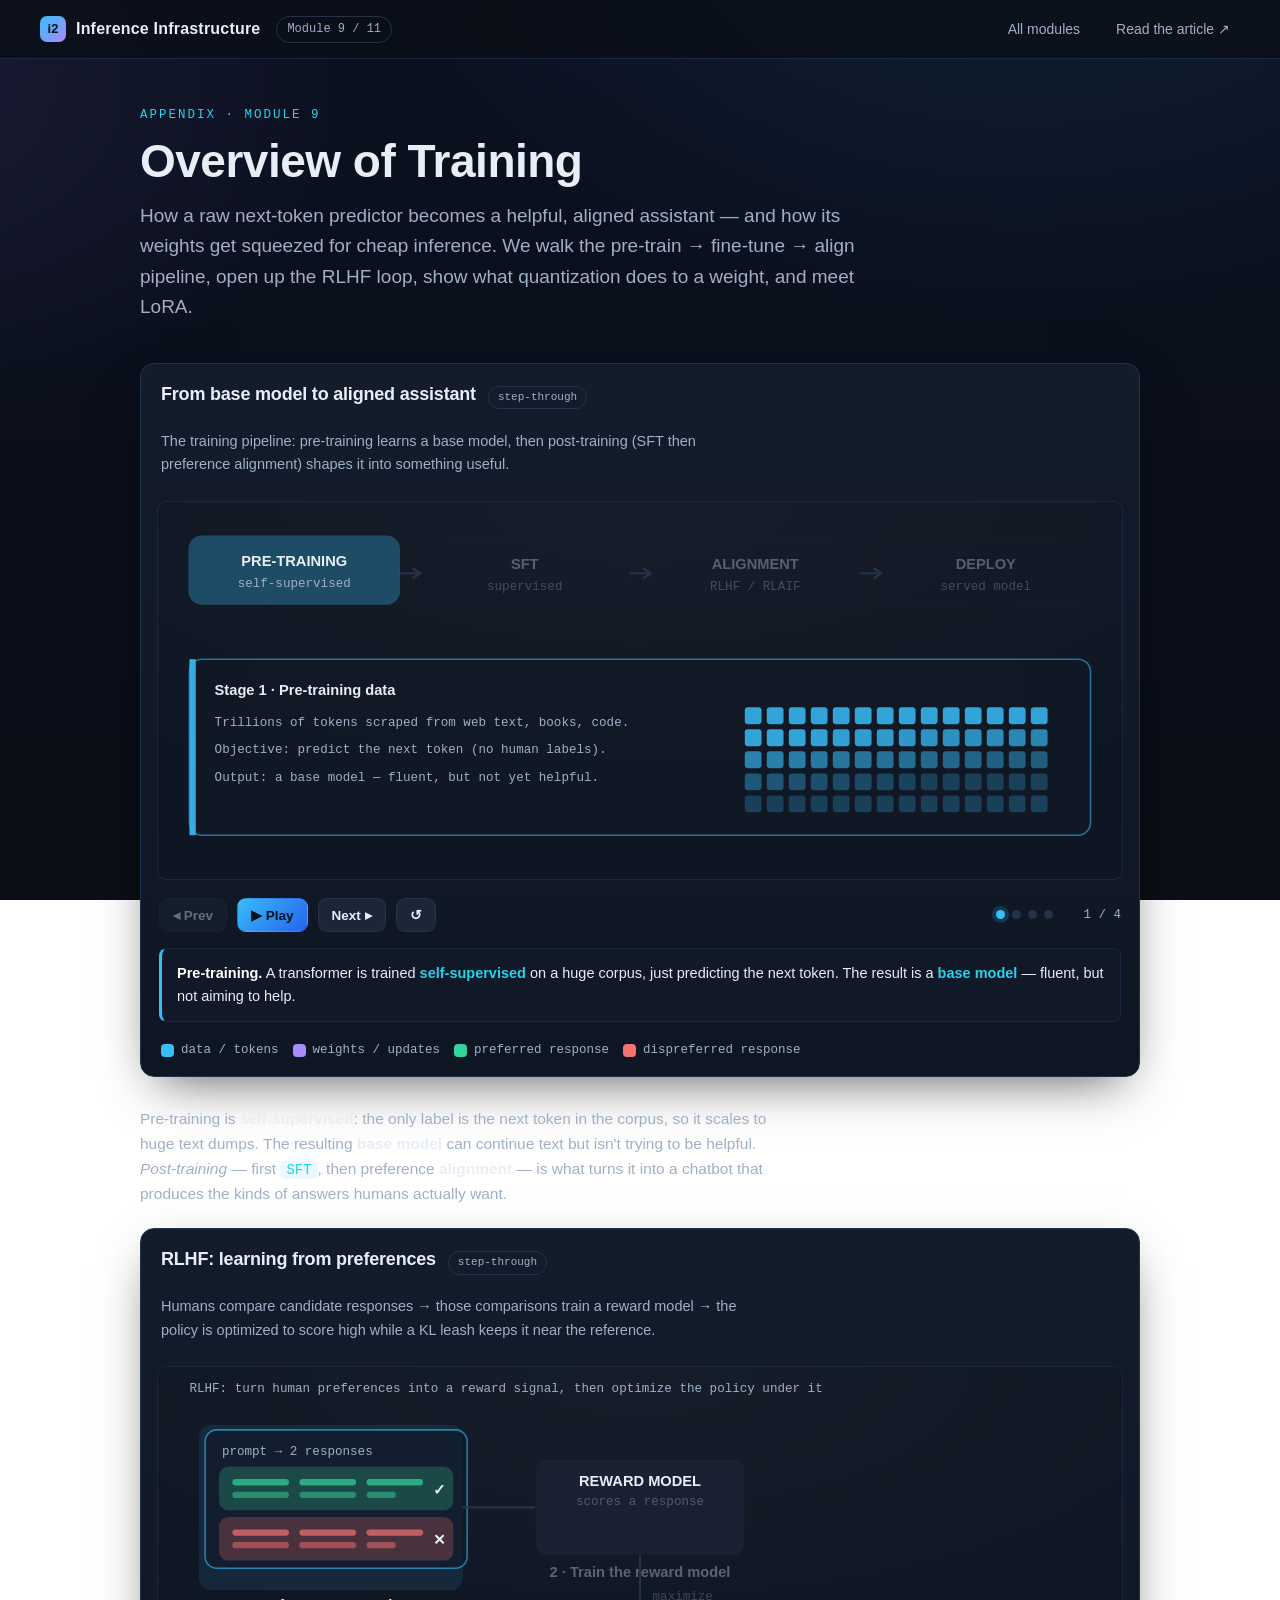
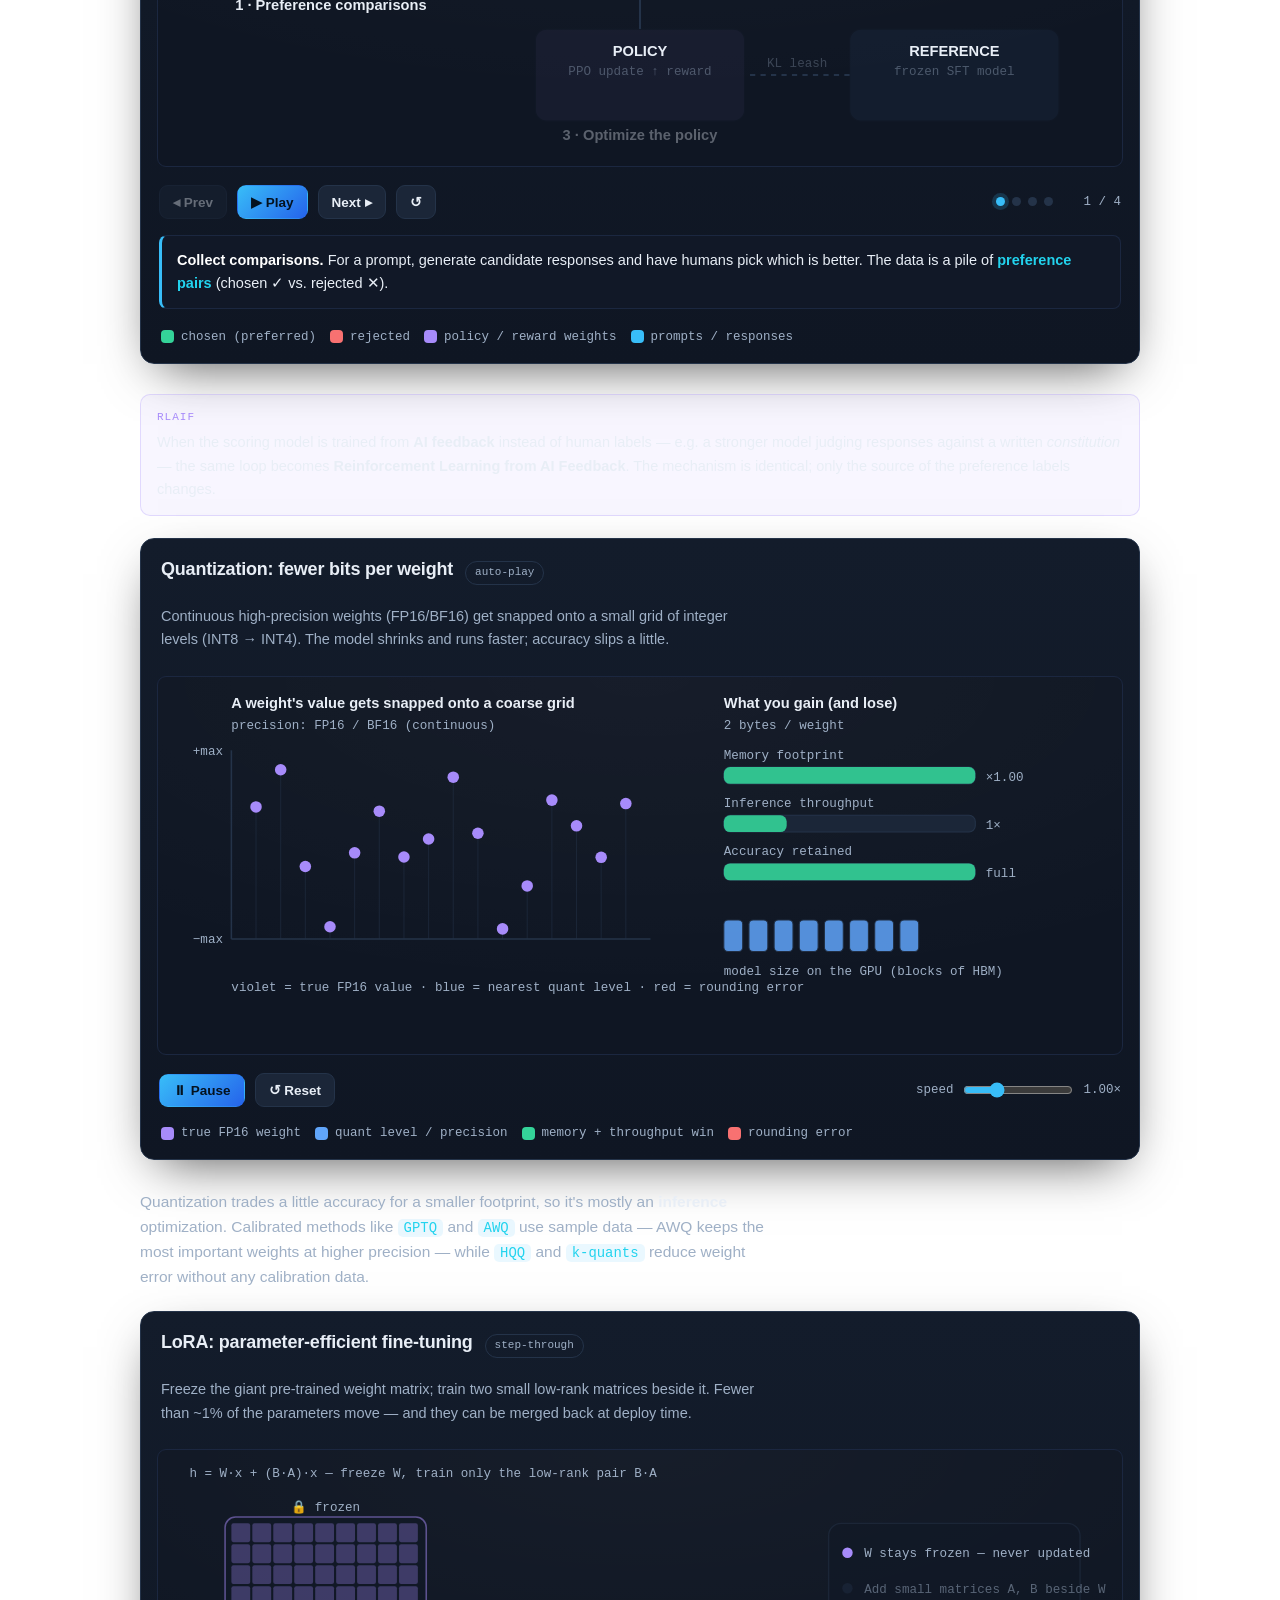
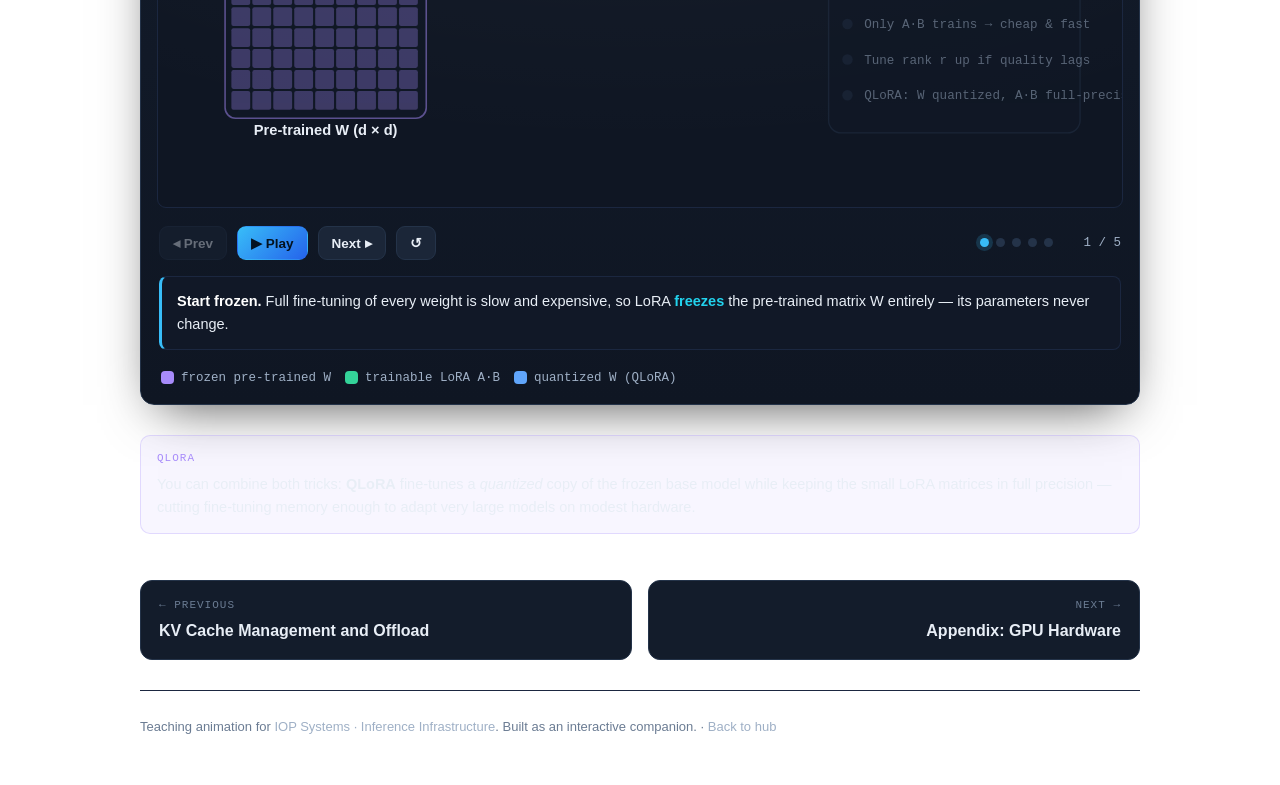
<file: m09-training.html>
<!doctype html>
<html lang="en">
<head>
  <meta charset="utf-8">
  <meta name="viewport" content="width=device-width, initial-scale=1">
  <title>Appendix: Overview of Training — IOP Inference</title>
  <link rel="stylesheet" href="shared.css">
</head>
<body>

  <!-- ----- top nav ----- -->
  <nav class="topnav">
    <a class="brand" href="index.html"><span class="logo">i2</span> Inference Infrastructure</a>
    <span class="chip">Module&nbsp;9 / 11</span>
    <span class="spacer"></span>
    <a class="navlink" href="index.html">All modules</a>
    <a class="navlink" href="https://iop.systems/blog/llm-inference/training/" target="_blank" rel="noopener">Read the article ↗</a>
  </nav>

  <main class="wrap">
    <header class="hero">
      <div class="eyebrow">Appendix · Module 9</div>
      <h1>Overview of Training</h1>
      <p class="lead">How a raw next-token predictor becomes a helpful, aligned assistant — and how its
      weights get squeezed for cheap inference. We walk the pre-train → fine-tune → align pipeline,
      open up the RLHF loop, show what quantization does to a weight, and meet LoRA.</p>
    </header>

    <!-- ================= FIGURE 1 — Stepper: pipeline ================= -->
    <section class="figure">
      <header>
        <h3>From base model to aligned assistant</h3>
        <span class="tag">step-through</span>
      </header>
      <p class="blurb">The training pipeline: pre-training learns a base model, then post-training
      (SFT then preference alignment) shapes it into something useful.</p>

      <div class="stage">
        <svg id="svg1" viewBox="0 0 920 360" role="img" aria-label="Training pipeline from pretraining through SFT and RLHF to a deployed model"></svg>
      </div>

      <div id="ctrl1"></div>
      <div id="cap1" class="caption"></div>

      <div class="legend">
        <span class="item"><span class="sw" style="background:var(--token)"></span> data / tokens</span>
        <span class="item"><span class="sw" style="background:var(--weight)"></span> weights / updates</span>
        <span class="item"><span class="sw" style="background:var(--good)"></span> preferred response</span>
        <span class="item"><span class="sw" style="background:var(--warn)"></span> dispreferred response</span>
      </div>
    </section>

    <div class="prose">
      <p>Pre-training is <strong>self-supervised</strong>: the only label is the next token in the corpus,
      so it scales to huge text dumps. The resulting <strong>base model</strong> can continue text but isn't
      trying to be helpful. <em>Post-training</em> — first <code>SFT</code>, then preference
      <strong>alignment</strong> — is what turns it into a chatbot that produces the kinds of answers
      humans actually want.</p>
    </div>

    <!-- ================= FIGURE 2 — Stepper: RLHF loop ================= -->
    <section class="figure">
      <header>
        <h3>RLHF: learning from preferences</h3>
        <span class="tag">step-through</span>
      </header>
      <p class="blurb">Humans compare candidate responses → those comparisons train a reward model →
      the policy is optimized to score high while a KL leash keeps it near the reference.</p>

      <div class="stage">
        <svg id="svg2" viewBox="0 0 920 380" role="img" aria-label="RLHF pipeline: preference comparisons train a reward model that guides reinforcement learning of the policy with a KL penalty"></svg>
      </div>

      <div id="ctrl2"></div>
      <div id="cap2" class="caption"></div>

      <div class="legend">
        <span class="item"><span class="sw" style="background:var(--good)"></span> chosen (preferred)</span>
        <span class="item"><span class="sw" style="background:var(--warn)"></span> rejected</span>
        <span class="item"><span class="sw" style="background:var(--weight)"></span> policy / reward weights</span>
        <span class="item"><span class="sw" style="background:var(--token)"></span> prompts / responses</span>
      </div>
    </section>

    <div class="callout">
      <span class="lbl">RLAIF</span>
      When the scoring model is trained from <strong>AI feedback</strong> instead of human labels — e.g. a
      stronger model judging responses against a written <em>constitution</em> — the same loop becomes
      <strong>Reinforcement Learning from AI Feedback</strong>. The mechanism is identical; only the source
      of the preference labels changes.
    </div>

    <!-- ================= FIGURE 3 — Loop: quantization ================= -->
    <section class="figure">
      <header>
        <h3>Quantization: fewer bits per weight</h3>
        <span class="tag">auto-play</span>
      </header>
      <p class="blurb">Continuous high-precision weights (FP16/BF16) get snapped onto a small grid of
      integer levels (INT8 → INT4). The model shrinks and runs faster; accuracy slips a little.</p>

      <div class="stage">
        <svg id="svg3" viewBox="0 0 920 360" role="img" aria-label="Continuous FP16 weights being bucketed onto coarse INT8 and INT4 levels, with memory and throughput meters"></svg>
      </div>

      <div id="ctrl3"></div>

      <div class="legend">
        <span class="item"><span class="sw" style="background:var(--weight)"></span> true FP16 weight</span>
        <span class="item"><span class="sw" style="background:var(--mem)"></span> quant level / precision</span>
        <span class="item"><span class="sw" style="background:var(--good)"></span> memory + throughput win</span>
        <span class="item"><span class="sw" style="background:var(--warn)"></span> rounding error</span>
      </div>
    </section>

    <div class="prose">
      <p>Quantization trades a little accuracy for a smaller footprint, so it's mostly an
      <strong>inference</strong> optimization. Calibrated methods like <code>GPTQ</code> and <code>AWQ</code>
      use sample data — AWQ keeps the most important weights at higher precision — while
      <code>HQQ</code> and <code>k-quants</code> reduce weight error without any calibration data.</p>
    </div>

    <!-- ================= FIGURE 4 — Stepper: LoRA ================= -->
    <section class="figure">
      <header>
        <h3>LoRA: parameter-efficient fine-tuning</h3>
        <span class="tag">step-through</span>
      </header>
      <p class="blurb">Freeze the giant pre-trained weight matrix; train two small low-rank matrices
      beside it. Fewer than ~1% of the parameters move — and they can be merged back at deploy time.</p>

      <div class="stage">
        <svg id="svg4" viewBox="0 0 920 340" role="img" aria-label="LoRA adds two small low-rank matrices A and B beside a frozen weight matrix; only A and B are trained, then optionally merged"></svg>
      </div>

      <div id="ctrl4"></div>
      <div id="cap4" class="caption"></div>

      <div class="legend">
        <span class="item"><span class="sw" style="background:var(--weight)"></span> frozen pre-trained W</span>
        <span class="item"><span class="sw" style="background:var(--good)"></span> trainable LoRA A·B</span>
        <span class="item"><span class="sw" style="background:var(--mem)"></span> quantized W (QLoRA)</span>
      </div>
    </section>

    <div class="callout">
      <span class="lbl">QLoRA</span>
      You can combine both tricks: <strong>QLoRA</strong> fine-tunes a <em>quantized</em> copy of the frozen
      base model while keeping the small LoRA matrices in full precision — cutting fine-tuning memory enough
      to adapt very large models on modest hardware.
    </div>

    <!-- ----- prev / next ----- -->
    <nav class="pager">
      <a class="prev" href="m08-kvoffload.html"><span class="dir">← Previous</span><span class="ttl">KV Cache Management and Offload</span></a>
      <a class="next" href="m10-hardware.html"><span class="dir">Next →</span><span class="ttl">Appendix: GPU Hardware</span></a>
    </nav>

    <footer class="foot">
      Teaching animation for <a href="https://iop.systems/blog/llm-inference/" target="_blank" rel="noopener">IOP Systems · Inference Infrastructure</a>.
      Built as an interactive companion. · <a href="index.html">Back to hub</a>
    </footer>
  </main>

  <script src="shared.js"></script>
  <script>
  // ===================================================================
  // FIGURE 1 — Stepper: pre-train -> SFT -> RLHF -> deploy
  // ===================================================================
  (function () {
    const svg = document.getElementById("svg1");
    const { S, C, clear, lerp, ease, rr } = IOP;

    // four stage boxes along the top
    const stages = [
      { x: 30,  label: "PRE-TRAINING",  sub: "self-supervised", col: C.token  },
      { x: 250, label: "SFT",           sub: "supervised",      col: C.weight },
      { x: 470, label: "ALIGNMENT",     sub: "RLHF / RLAIF",    col: C.good   },
      { x: 690, label: "DEPLOY",        sub: "served model",    col: C.accent2},
    ];
    const BW = 200, BH = 64, BY = 36;

    function stageBox(s, active, done, p) {
      const g = S("g", {});
      const lift = active ? -3 * p : 0;
      const op = (active || done) ? 1 : 0.32;
      g.appendChild(S("path", {
        d: rr(s.x, BY + lift, BW, BH, 12),
        fill: active ? s.col : C.raised,
        opacity: active ? (0.18 + 0.12 * p) : (done ? 0.14 : 0.06),
        stroke: (active || done) ? s.col : C.border,
        "stroke-width": active ? 2 : 1.5,
      }));
      g.appendChild(S("text", { x: s.x + BW/2, y: BY + 28 + lift, "text-anchor": "middle",
        class: "svg-title", text: s.label, fill: (active||done) ? "#fff" : C.muted, opacity: op }));
      g.appendChild(S("text", { x: s.x + BW/2, y: BY + 48 + lift, "text-anchor": "middle",
        class: "svg-label", text: s.sub, opacity: op }));
      if (done) g.appendChild(S("text", { x: s.x + BW - 16, y: BY + 20, "text-anchor": "middle",
        class: "svg-label", text: "✓", fill: C.good, "font-size": 14 }));
      return g;
    }

    function arrow(x0, x1, y, on, p) {
      const g = S("g", {});
      const xe = on ? lerp(x0, x1, ease(IOP.clamp(p,0,1))) : x0;
      g.appendChild(S("line", { x1: x0, y1: y, x2: x1, y2: y, stroke: C.border, "stroke-width": 2 }));
      g.appendChild(S("line", { x1: x0, y1: y, x2: xe, y2: y, stroke: on ? C.token : C.border,
        "stroke-width": 3, opacity: on ? 0.95 : 0.3 }));
      g.appendChild(S("path", { d: `M${x1-7},${y-5} L${x1},${y} L${x1-7},${y+5}`,
        fill: "none", stroke: on ? C.token : C.border, "stroke-width": 2.5 }));
      return g;
    }

    // a "data" chip describing what feeds each stage
    function dataPanel(title, lines, col, p) {
      const g = S("g", {});
      const x = 30, y = 150, w = 860, h = 168;
      g.appendChild(S("path", { d: rr(x, y, w, h, 12), fill: C.panel, opacity: 0.55,
        stroke: col, "stroke-width": 1.5 }));
      g.appendChild(S("rect", { x: x, y: y, width: 6, height: h, fill: col, opacity: 0.9 }));
      g.appendChild(S("text", { x: x + 24, y: y + 34, class: "svg-title", text: title, fill: col }));
      lines.forEach((ln, i) => {
        g.appendChild(S("text", { x: x + 24, y: y + 64 + i * 26, class: "svg-label",
          text: ln, fill: C.text, opacity: 0.55 + 0.45 * IOP.clamp(p*1.2 - i*0.1, 0, 1) }));
      });
      return g;
    }

    // little token grid to illustrate "huge corpus" / "curated pairs"
    function chips(cx, cy, n, cols, col, p, rejected) {
      const g = S("g", {});
      const s = 16, gap = 5;
      for (let i = 0; i < n; i++) {
        const r = Math.floor(i / cols), c = i % cols;
        const appear = IOP.clamp(p * 1.5 - i * 0.03, 0, 1);
        const fill = rejected && i % 3 === 2 ? C.warn : col;
        g.appendChild(S("rect", { x: cx + c*(s+gap), y: cy + r*(s+gap), width: s, height: s, rx: 3,
          fill: fill, opacity: 0.25 + 0.6 * appear }));
      }
      return g;
    }

    const panels = [
      { t: "Stage 1 · Pre-training data", col: C.token, lines: [
        "Trillions of tokens scraped from web text, books, code.",
        "Objective: predict the next token (no human labels).",
        "Output: a base model — fluent, but not yet helpful." ] },
      { t: "Stage 2 · Supervised Fine-Tuning (SFT)", col: C.weight, lines: [
        "Human-curated (prompt, good-response) example pairs.",
        "Updates weights to imitate a helpful assistant style.",
        "Turns next-token prediction into an instruct/chat model." ] },
      { t: "Stage 3 · Preference alignment (RLHF / RLAIF)", col: C.good, lines: [
        "Humans (or an AI judge) rank candidate responses.",
        "A reward model learns those preferences; RL optimizes the policy.",
        "Aligns the model with what people prefer + improves safety." ] },
      { t: "Stage 4 · Deployed model", col: C.accent2, lines: [
        "The aligned weights are served for inference.",
        "Often quantized and/or augmented with LoRA adapters.",
        "Ready to answer users — the subject of this whole series." ] },
    ];

    function render(step, p) {
      clear(svg);
      // arrows between boxes (the arrow leading INTO the active stage animates)
      svg.appendChild(arrow(230, 250, BY + BH/2, step >= 1, step === 1 ? p : 1));
      svg.appendChild(arrow(450, 470, BY + BH/2, step >= 2, step === 2 ? p : 1));
      svg.appendChild(arrow(670, 690, BY + BH/2, step >= 3, step === 3 ? p : 1));
      // boxes
      stages.forEach((s, i) => svg.appendChild(stageBox(s, i === step, i < step, p)));
      // detail panel for the active stage
      const pn = panels[step];
      svg.appendChild(dataPanel(pn.t, pn.lines, pn.col, p));
      // illustrative chips per stage
      if (step === 0) svg.appendChild(chips(560, 196, 70, 14, C.token, p, false));
      if (step === 1) svg.appendChild(chips(560, 196, 50, 10, C.weight, p, false));
      if (step === 2) svg.appendChild(chips(560, 196, 60, 12, C.good, p, true));
      if (step === 3) svg.appendChild(chips(560, 196, 40, 10, C.accent2, p, false));
    }

    IOP.Stepper({
      controls: document.getElementById("ctrl1"),
      caption:  document.getElementById("cap1"),
      captions: [
        "<b>Pre-training.</b> A transformer is trained <span class='k'>self-supervised</span> on a huge corpus, just predicting the next token. The result is a <span class='k'>base model</span> — fluent, but not aiming to help.",
        "<b>Supervised Fine-Tuning (SFT).</b> The base model's weights are updated on human-curated <span class='k'>(prompt, good-response)</span> pairs, converting next-token prediction into a helpful instruct/chat model.",
        "<b>Preference alignment.</b> Humans (or an AI) rank candidate answers; a reward model learns those preferences and an RL loop optimizes the policy — this is <span class='k'>RLHF / RLAIF</span>.",
        "<b>Deploy.</b> The aligned weights are served for inference, usually after <span class='k'>quantization</span> and/or with <span class='k'>LoRA</span> adapters attached.",
      ],
      render,
      dwell: 2200,
      autoplay: false,
    });
  })();

  // ===================================================================
  // FIGURE 2 — Stepper: RLHF in detail
  // ===================================================================
  (function () {
    const svg = document.getElementById("svg2");
    const { S, C, clear, lerp, ease, rr } = IOP;

    function box(x, y, w, h, col, fillOp, label, sub, on) {
      const g = S("g", {});
      g.appendChild(S("path", { d: rr(x, y, w, h, 11), fill: col, opacity: on ? fillOp : 0.05,
        stroke: on ? col : C.border, "stroke-width": on ? 2 : 1.3 }));
      g.appendChild(S("text", { x: x + w/2, y: y + (sub ? 26 : 28), "text-anchor": "middle",
        class: "svg-title", text: label, fill: on ? "#fff" : C.muted, "font-size": 14 }));
      if (sub) g.appendChild(S("text", { x: x + w/2, y: y + 44, "text-anchor": "middle",
        class: "svg-label", text: sub, opacity: on ? 0.95 : 0.4 }));
      return g;
    }

    function conn(x0, y0, x1, y1, col, on, p, dashed) {
      const g = S("g", {});
      g.appendChild(S("line", { x1: x0, y1: y0, x2: x1, y2: y1, stroke: C.border, "stroke-width": 2,
        "stroke-dasharray": dashed ? "5 5" : null }));
      if (on) {
        const xe = lerp(x0, x1, ease(IOP.clamp(p,0,1))), ye = lerp(y0, y1, ease(IOP.clamp(p,0,1)));
        g.appendChild(S("line", { x1: x0, y1: y0, x2: xe, y2: ye, stroke: col, "stroke-width": 3,
          opacity: 0.95, "stroke-dasharray": dashed ? "5 5" : null }));
      }
      return g;
    }

    // a comparison card: prompt + two responses, one chosen one rejected
    function comparison(x, y, p, chosenTop) {
      const g = S("g", {});
      g.appendChild(S("path", { d: rr(x, y, 250, 132, 11), fill: C.panel, opacity: 0.6,
        stroke: C.token, "stroke-width": 1.5 }));
      g.appendChild(S("text", { x: x + 16, y: y + 24, class: "svg-label", text: "prompt → 2 responses", fill: C.token }));
      const rowH = 40, gap = 8, ry = y + 36;
      const rows = [0, 1];
      rows.forEach((i) => {
        const chosen = (i === 0) === chosenTop;
        const col = chosen ? C.good : C.warn;
        const reveal = IOP.clamp(p * 1.4 - 0.2, 0, 1);
        g.appendChild(S("path", { d: rr(x + 14, ry + i*(rowH+gap), 222, rowH, 8),
          fill: col, opacity: 0.12 + 0.12*reveal, stroke: col, "stroke-width": 1.5, "stroke-opacity": reveal }));
        // bars to suggest text
        for (let b = 0; b < 3; b++) {
          g.appendChild(S("rect", { x: x + 26 + b*64, y: ry + 11 + i*(rowH+gap), width: 54, height: 6, rx: 3,
            fill: col, opacity: 0.4 + 0.3*reveal }));
          g.appendChild(S("rect", { x: x + 26 + b*64, y: ry + 23 + i*(rowH+gap), width: b===2?28:54, height: 6, rx: 3,
            fill: col, opacity: 0.25 + 0.25*reveal }));
        }
        g.appendChild(S("text", { x: x + 224, y: ry + 26 + i*(rowH+gap), "text-anchor": "middle",
          class: "svg-title", text: chosen ? "✓" : "✕", fill: col, "font-size": 15, opacity: reveal }));
      });
      return g;
    }

    // reward dial
    function rewardDial(cx, cy, val, p) {
      const g = S("g", {});
      g.appendChild(S("circle", { cx, cy, r: 30, fill: "none", stroke: C.border, "stroke-width": 6 }));
      const a0 = Math.PI*0.75, a1 = Math.PI*2.25;
      const v = IOP.clamp(val, 0, 1) * IOP.clamp(p*1.3,0,1);
      const a = lerp(a0, a1, v);
      const lg = [];
      const steps = 24;
      for (let i = 0; i <= steps*v; i++) {
        const aa = lerp(a0, a1, i/steps);
        lg.push(`${cx + 30*Math.cos(aa)},${cy + 30*Math.sin(aa)}`);
      }
      if (lg.length > 1) g.appendChild(S("polyline", { points: lg.join(" "), fill: "none",
        stroke: C.good, "stroke-width": 6, "stroke-linecap": "round" }));
      g.appendChild(S("line", { x1: cx, y1: cy, x2: cx + 22*Math.cos(a), y2: cy + 22*Math.sin(a),
        stroke: C.text, "stroke-width": 2.5 }));
      g.appendChild(S("text", { x: cx, y: cy + 50, "text-anchor": "middle", class: "svg-label",
        text: "reward", fill: C.good }));
      return g;
    }

    function render(step, p) {
      clear(svg);
      // persistent labels
      svg.appendChild(S("text", { x: 30, y: 24, class: "svg-label",
        text: "RLHF: turn human preferences into a reward signal, then optimize the policy under it" }));

      // STEP 0 — collect comparisons
      svg.appendChild(box(40, 56, 250, 156, C.token, 0.10, "", "", step >= 0));
      svg.appendChild(comparison(45, 60, step === 0 ? p : 1, true));
      svg.appendChild(S("text", { x: 165, y: 232, "text-anchor": "middle", class: "svg-title",
        text: "1 · Preference comparisons", fill: step===0?"#fff":C.muted, "font-size": 13, opacity: step>=0?1:0.4 }));

      // STEP 1 — reward model
      const rmOn = step >= 1;
      svg.appendChild(conn(290, 134, 360, 134, C.token, step >= 1, step===1?p:1));
      svg.appendChild(box(360, 88, 200, 92, C.weight, 0.16, "REWARD MODEL", "scores a response", rmOn));
      if (rmOn) svg.appendChild(rewardDial(560, 134, 0.78, step===1?p:1));
      svg.appendChild(S("text", { x: 460, y: 200, "text-anchor": "middle", class: "svg-title",
        text: "2 · Train the reward model", fill: step===1?"#fff":C.muted, "font-size": 13, opacity: rmOn?1:0.35 }));

      // STEP 2 — policy optimization (PPO) under reward + KL leash to reference
      const polOn = step >= 2;
      // policy box
      svg.appendChild(box(360, 250, 200, 88, C.weight, 0.18, "POLICY", "PPO update ↑ reward", polOn));
      // reward feeds DOWN into policy
      svg.appendChild(conn(460, 180, 460, 250, C.good, step >= 2, step===2?p:1));
      svg.appendChild(S("text", { x: 472, y: 222, class: "svg-label", text: "maximize", fill: C.good, opacity: polOn?1:0.3 }));
      // reference model + KL leash
      const klOn = step >= 3;
      svg.appendChild(box(660, 250, 200, 88, C.mem, 0.14, "REFERENCE", "frozen SFT model", klOn));
      svg.appendChild(conn(660, 294, 560, 294, C.warn, step >= 3, step===3?p:1, true));
      svg.appendChild(S("text", { x: 610, y: 286, "text-anchor": "middle", class: "svg-label",
        text: "KL leash", fill: C.warn, opacity: klOn?1:0.3 }));
      // generation loop: policy -> new responses -> back to reward
      if (klOn) {
        svg.appendChild(conn(360, 294, 250, 294, C.token, true, p, false));
        svg.appendChild(conn(250, 294, 250, 134, C.token, true, IOP.clamp(p*1.3-0.3,0,1), false));
        svg.appendChild(conn(250, 134, 290, 134, C.token, true, IOP.clamp(p*1.3-0.3,0,1), false));
        svg.appendChild(S("text", { x: 300, y: 312, class: "svg-label", text: "sample new responses", fill: C.token }));
      }
      svg.appendChild(S("text", { x: 460, y: 356, "text-anchor": "middle", class: "svg-title",
        text: step>=3 ? "3 · Optimize policy under reward + KL" : "3 · Optimize the policy",
        fill: (step>=2)?"#fff":C.muted, "font-size": 13, opacity: polOn?1:0.35 }));
    }

    IOP.Stepper({
      controls: document.getElementById("ctrl2"),
      caption:  document.getElementById("cap2"),
      captions: [
        "<b>Collect comparisons.</b> For a prompt, generate candidate responses and have humans pick which is better. The data is a pile of <span class='k'>preference pairs</span> (chosen ✓ vs. rejected ✕).",
        "<b>Train a reward model.</b> A separate model learns to <span class='k'>score</span> any response so that preferred answers get higher reward — distilling messy human judgments into one number.",
        "<b>Optimize the policy.</b> Reinforcement learning (e.g. <span class='k'>PPO</span>) nudges the model's weights to generate responses the reward model scores highly.",
        "<b>Stay close to the reference.</b> A <span class='k'>KL penalty</span> against the frozen SFT model keeps the policy from drifting or <span class='k'>reward-hacking</span>; new samples are scored and the loop repeats.",
      ],
      render,
      dwell: 2300,
      autoplay: false,
    });
  })();

  // ===================================================================
  // FIGURE 3 — Loop: quantization (continuous -> bucketed levels)
  // ===================================================================
  (function () {
    const svg = document.getElementById("svg3");
    const { S, C, clear, lerp } = IOP;

    // axis geometry
    const X0 = 70, X1 = 470, AXY = 250, AXTOP = 70;
    const VMIN = -1, VMAX = 1;
    const yOf = (v) => lerp(AXY, AXTOP, (v - VMIN) / (VMAX - VMIN));

    // fixed sample of "true" FP16 weights spread across the range
    const N = 16;
    const weights = [];
    for (let i = 0; i < N; i++) {
      // deterministic pseudo-spread in [-1,1]
      const v = Math.sin(i * 1.7) * 0.55 + Math.cos(i * 0.9) * 0.4;
      weights.push(IOP.clamp(v, -0.96, 0.96));
    }

    // cycle: FP16 (cont) -> INT8 (256 lvls, drawn coarser) -> INT4 (16 lvls)
    const phases = [
      { name: "FP16 / BF16", bits: 16, levels: 0,  bytes: "2 bytes / weight", col: C.weight },
      { name: "INT8",        bits: 8,  levels: 8,  bytes: "1 byte / weight",  col: C.mem },
      { name: "INT4",        bits: 4,  levels: 4,  bytes: "0.5 byte / weight",col: C.mem },
    ];

    function quantize(v, levels) {
      if (levels <= 0) return v;
      // map [-1,1] to integer grid of `levels` steps, then back
      const t = (v - VMIN) / (VMAX - VMIN);          // 0..1
      const q = Math.round(t * (levels - 1)) / (levels - 1);
      return VMIN + q * (VMAX - VMIN);
    }

    function meter(x, y, w, label, frac, col, suffix) {
      const g = S("g", {});
      g.appendChild(S("text", { x, y: y - 8, class: "svg-label", text: label, fill: C.muted }));
      g.appendChild(S("rect", { x, y, width: w, height: 16, rx: 6, fill: C.raised, stroke: C.border, "stroke-width": 1 }));
      g.appendChild(S("rect", { x, y, width: Math.max(4, w * IOP.clamp(frac,0,1)), height: 16, rx: 6, fill: col, opacity: 0.9 }));
      g.appendChild(S("text", { x: x + w + 10, y: y + 13, class: "svg-label", text: suffix, fill: col }));
      return g;
    }

    function render(t) {
      clear(svg);
      // which phase: cycle every ~2.6s, with a blend window
      const period = 2.6;
      const idxF = (t / period) % phases.length;
      const idx = Math.floor(idxF);
      const frac = idxF - idx;                  // 0..1 within phase
      const ph = phases[idx];

      // smooth "snap" progress: hold continuous early, snap mid-phase
      const snap = IOP.clamp((frac - 0.12) / 0.5, 0, 1);
      const ease = IOP.ease(snap);

      // title
      svg.appendChild(S("text", { x: 70, y: 30, class: "svg-title",
        text: "A weight's value gets snapped onto a coarse grid", fill: C.text }));
      svg.appendChild(S("text", { x: 70, y: 50, class: "svg-label",
        text: "precision: " + ph.name + "  (" + (ph.levels ? ph.levels + " levels shown" : "continuous") + ")", fill: ph.col }));

      // axis
      svg.appendChild(S("line", { x1: X0, y1: AXTOP, x2: X0, y2: AXY, stroke: C.border, "stroke-width": 1.5 }));
      svg.appendChild(S("line", { x1: X0, y1: AXY, x2: X1, y2: AXY, stroke: C.border, "stroke-width": 1.5 }));
      svg.appendChild(S("text", { x: X0 - 8, y: AXTOP + 4, "text-anchor": "end", class: "svg-label", text: "+max" }));
      svg.appendChild(S("text", { x: X0 - 8, y: AXY + 4, "text-anchor": "end", class: "svg-label", text: "−max" }));

      // draw quant level guide lines
      if (ph.levels > 0) {
        for (let l = 0; l < ph.levels; l++) {
          const v = VMIN + (l / (ph.levels - 1)) * (VMAX - VMIN);
          const y = yOf(v);
          svg.appendChild(S("line", { x1: X0, y1: y, x2: X1, y2: y, stroke: C.mem, "stroke-width": 1,
            "stroke-dasharray": "3 6", opacity: 0.35 + 0.25 * ease }));
        }
      }

      // each weight: true value (violet) and its quantized target (blue), with error
      const colW = (X1 - X0) / (N + 1);
      for (let i = 0; i < N; i++) {
        const x = X0 + colW * (i + 1);
        const vTrue = weights[i];
        const vQ = quantize(vTrue, ph.levels);
        const yTrue = yOf(vTrue);
        const yQ = yOf(vQ);
        const yNow = lerp(yTrue, yQ, ease);
        // error stub
        if (ph.levels > 0 && Math.abs(yTrue - yQ) > 1) {
          svg.appendChild(S("line", { x1: x, y1: yTrue, x2: x, y2: yNow, stroke: C.warn, "stroke-width": 2, opacity: 0.55 * ease }));
        }
        // baseline tick to axis
        svg.appendChild(S("line", { x1: x, y1: AXY, x2: x, y2: yNow, stroke: C.border, "stroke-width": 1, opacity: 0.5 }));
        // the dot
        const col = ph.levels > 0 ? lerpColor(C.weight, C.mem, ease) : C.weight;
        svg.appendChild(S("circle", { cx: x, cy: yNow, r: 5.5, fill: col }));
      }

      // ghost of original positions (faint) when quantized, to show the move
      if (ph.levels > 0) {
        for (let i = 0; i < N; i++) {
          const x = X0 + colW * (i + 1);
          svg.appendChild(S("circle", { cx: x, cy: yOf(weights[i]), r: 3, fill: C.weight, opacity: 0.2 }));
        }
      }

      // ---- right side: the payoffs ----
      const PX = 540;
      svg.appendChild(S("text", { x: PX, y: 30, class: "svg-title", text: "What you gain (and lose)", fill: C.text }));
      svg.appendChild(S("text", { x: PX, y: 50, class: "svg-label", text: ph.bytes, fill: ph.col }));

      const memFrac = ph.bits / 16;             // 1.0, 0.5, 0.25
      const tputFrac = 16 / ph.bits / 4;        // throughput proxy (more = better, scaled)
      const accDrop = ph.levels === 0 ? 0 : (ph.bits === 8 ? 0.06 : 0.22);

      svg.appendChild(meter(PX, 86,  240, "Memory footprint", memFrac, C.good, "×" + memFrac.toFixed(2)));
      svg.appendChild(meter(PX, 132, 240, "Inference throughput", IOP.clamp(tputFrac,0,1), C.good,
        ph.bits === 16 ? "1×" : (ph.bits === 8 ? "~1.7×" : "~2.5×")));
      svg.appendChild(meter(PX, 178, 240, "Accuracy retained", 1 - accDrop, accDrop > 0 ? C.warn : C.good,
        accDrop === 0 ? "full" : (accDrop < 0.1 ? "≈ near-full" : "slight drop")));

      // memory blocks shrinking
      const by = 232, bw = 18, bh = 30;
      const blocks = Math.round(memFrac * 8);
      for (let i = 0; i < 8; i++) {
        const on = i < blocks;
        svg.appendChild(S("rect", { x: PX + i*(bw+6), y: by, width: bw, height: bh, rx: 4,
          fill: on ? C.mem : C.raised, opacity: on ? 0.85 : 0.25, stroke: C.border, "stroke-width": 1 }));
      }
      svg.appendChild(S("text", { x: PX, y: by + bh + 22, class: "svg-label",
        text: "model size on the GPU (blocks of HBM)", fill: C.muted }));

      svg.appendChild(S("text", { x: 70, y: 300, class: "svg-label",
        text: "violet = true FP16 value · blue = nearest quant level · red = rounding error", fill: C.faint }));
    }

    // crude hex color lerp
    function lerpColor(a, b, t) {
      const pa = [parseInt(a.slice(1,3),16), parseInt(a.slice(3,5),16), parseInt(a.slice(5,7),16)];
      const pb = [parseInt(b.slice(1,3),16), parseInt(b.slice(3,5),16), parseInt(b.slice(5,7),16)];
      const c = pa.map((v,i)=>Math.round(lerp(v, pb[i], t)));
      return "#" + c.map(v=>v.toString(16).padStart(2,"0")).join("");
    }

    IOP.Loop({ controls: document.getElementById("ctrl3"), render, autoplay: true, speed: 1 });
  })();

  // ===================================================================
  // FIGURE 4 — Stepper: LoRA
  // ===================================================================
  (function () {
    const svg = document.getElementById("svg4");
    const { S, C, clear, lerp, ease, rr } = IOP;

    // grid of cells representing a matrix
    function matrix(x, y, cols, rows, cell, col, fillFrac, label, frozen, train, p) {
      const g = S("g", {});
      const w = cols*cell, h = rows*cell;
      g.appendChild(S("path", { d: rr(x-6, y-6, w+12, h+12, 10), fill: C.panel, opacity: 0.5,
        stroke: col, "stroke-width": 1.5 }));
      for (let r = 0; r < rows; r++) for (let c = 0; c < cols; c++) {
        const flicker = train ? (0.35 + 0.5 * (0.5 + 0.5*Math.sin((r+c)*1.3 + p*10))) : 0.7;
        g.appendChild(S("rect", { x: x + c*cell, y: y + r*cell, width: cell-2, height: cell-2, rx: 2,
          fill: col, opacity: frozen ? 0.30 : flicker }));
      }
      if (frozen) {
        // lock glyph
        g.appendChild(S("text", { x: x + w/2, y: y - 12, "text-anchor": "middle", class: "svg-label",
          text: "🔒 frozen", fill: col }));
      }
      g.appendChild(S("text", { x: x + w/2, y: y + h + 22, "text-anchor": "middle", class: "svg-title",
        text: label, fill: col, "font-size": 13 }));
      return g;
    }

    function render(step, p) {
      clear(svg);
      svg.appendChild(S("text", { x: 30, y: 26, class: "svg-label",
        text: "h = W·x  +  (B·A)·x    — freeze W, train only the low-rank pair B·A" }));

      // The big frozen weight matrix W (always present)
      const showQ = step === 4;
      svg.appendChild(matrix(70, 70, 9, 9, 20, showQ ? C.mem : C.weight, 1,
        showQ ? "Quantized W (QLoRA)" : "Pre-trained W  (d × d)", true, false, p));

      // "+" sign
      if (step >= 1) {
        svg.appendChild(S("text", { x: 290, y: 168, "text-anchor": "middle", class: "svg-title",
          text: "+", fill: C.text, "font-size": 30, opacity: IOP.clamp(p*1.5,0,1) }));
      }

      // LoRA matrices A (d×r) and B (r×d) — small, trainable
      if (step >= 1) {
        const t = step >= 2 ? p : (step === 1 ? p : 1);
        const trainNow = step >= 3;
        // A: tall-thin (d rows, r=2 cols)
        svg.appendChild(matrix(330, 70, 2, 9, 20, C.good, 1, "A  (d × r)", false, trainNow, p));
        // B: short-wide (r rows, d cols)
        svg.appendChild(matrix(420, 70, 9, 2, 20, C.good, 1, "B  (r × d)", false, trainNow, p));
        // rank annotation
        svg.appendChild(S("text", { x: 470, y: 150, "text-anchor": "middle", class: "svg-label",
          text: "rank r  (small)", fill: C.good, opacity: IOP.clamp(p,0,1) }));
        // param count callout
        svg.appendChild(S("text", { x: 470, y: 250, "text-anchor": "middle", class: "svg-title",
          text: step >= 2 ? "< 1% of params are trainable" : "", fill: C.good, "font-size": 13,
          opacity: step>=2 ? IOP.clamp(p,0,1) : 0 }));
      }

      // right column: status / outcome
      const RX = 640;
      svg.appendChild(S("path", { d: rr(RX, 70, 240, 200, 12), fill: C.panel, opacity: 0.5,
        stroke: C.border, "stroke-width": 1.3 }));
      const lines = [
        { on: step >= 0, c: C.weight, t: "W stays frozen — never updated" },
        { on: step >= 1, c: C.good,   t: "Add small matrices A, B beside W" },
        { on: step >= 2, c: C.good,   t: "Only A·B trains → cheap & fast" },
        { on: step >= 3, c: C.good,   t: "Tune rank r up if quality lags" },
        { on: step >= 4, c: C.mem,    t: "QLoRA: W quantized, A·B full-precision" },
      ];
      lines.forEach((ln, i) => {
        const yy = 102 + i * 34;
        svg.appendChild(S("circle", { cx: RX + 18, cy: yy - 4, r: 5, fill: ln.on ? ln.c : C.border, opacity: ln.on?1:0.4 }));
        svg.appendChild(S("text", { x: RX + 34, y: yy, class: "svg-label", text: ln.t,
          fill: ln.on ? C.text : C.faint, opacity: ln.on ? (i===step? IOP.clamp(0.4+p,0,1):1) : 0.5 }));
      });
    }

    IOP.Stepper({
      controls: document.getElementById("ctrl4"),
      caption:  document.getElementById("cap4"),
      captions: [
        "<b>Start frozen.</b> Full fine-tuning of every weight is slow and expensive, so LoRA <span class='k'>freezes</span> the pre-trained matrix W entirely — its parameters never change.",
        "<b>Add low-rank matrices.</b> Beside W we attach two small matrices, <span class='k'>A (d×r)</span> and <span class='k'>B (r×d)</span>. Their product B·A has the same shape as W but far fewer parameters.",
        "<b>Train only A and B.</b> Because the rank <span class='k'>r</span> is small, often <span class='k'>under 1%</span> of the parameters are trainable — dramatically cutting compute and memory.",
        "<b>Tune the rank.</b> If the adapted model isn't good enough, increase the <span class='k'>rank</span> and retrain. At deploy time A·B can be loaded alongside W, or <span class='k'>merged</span> in so there's no extra latency.",
        "<b>QLoRA.</b> Combine with quantization: fine-tune a <span class='k'>quantized</span> copy of frozen W while keeping A·B in full precision — adapting huge models on modest hardware.",
      ],
      render,
      dwell: 2200,
      autoplay: false,
    });
  })();
  </script>
</body>
</html>
</file>
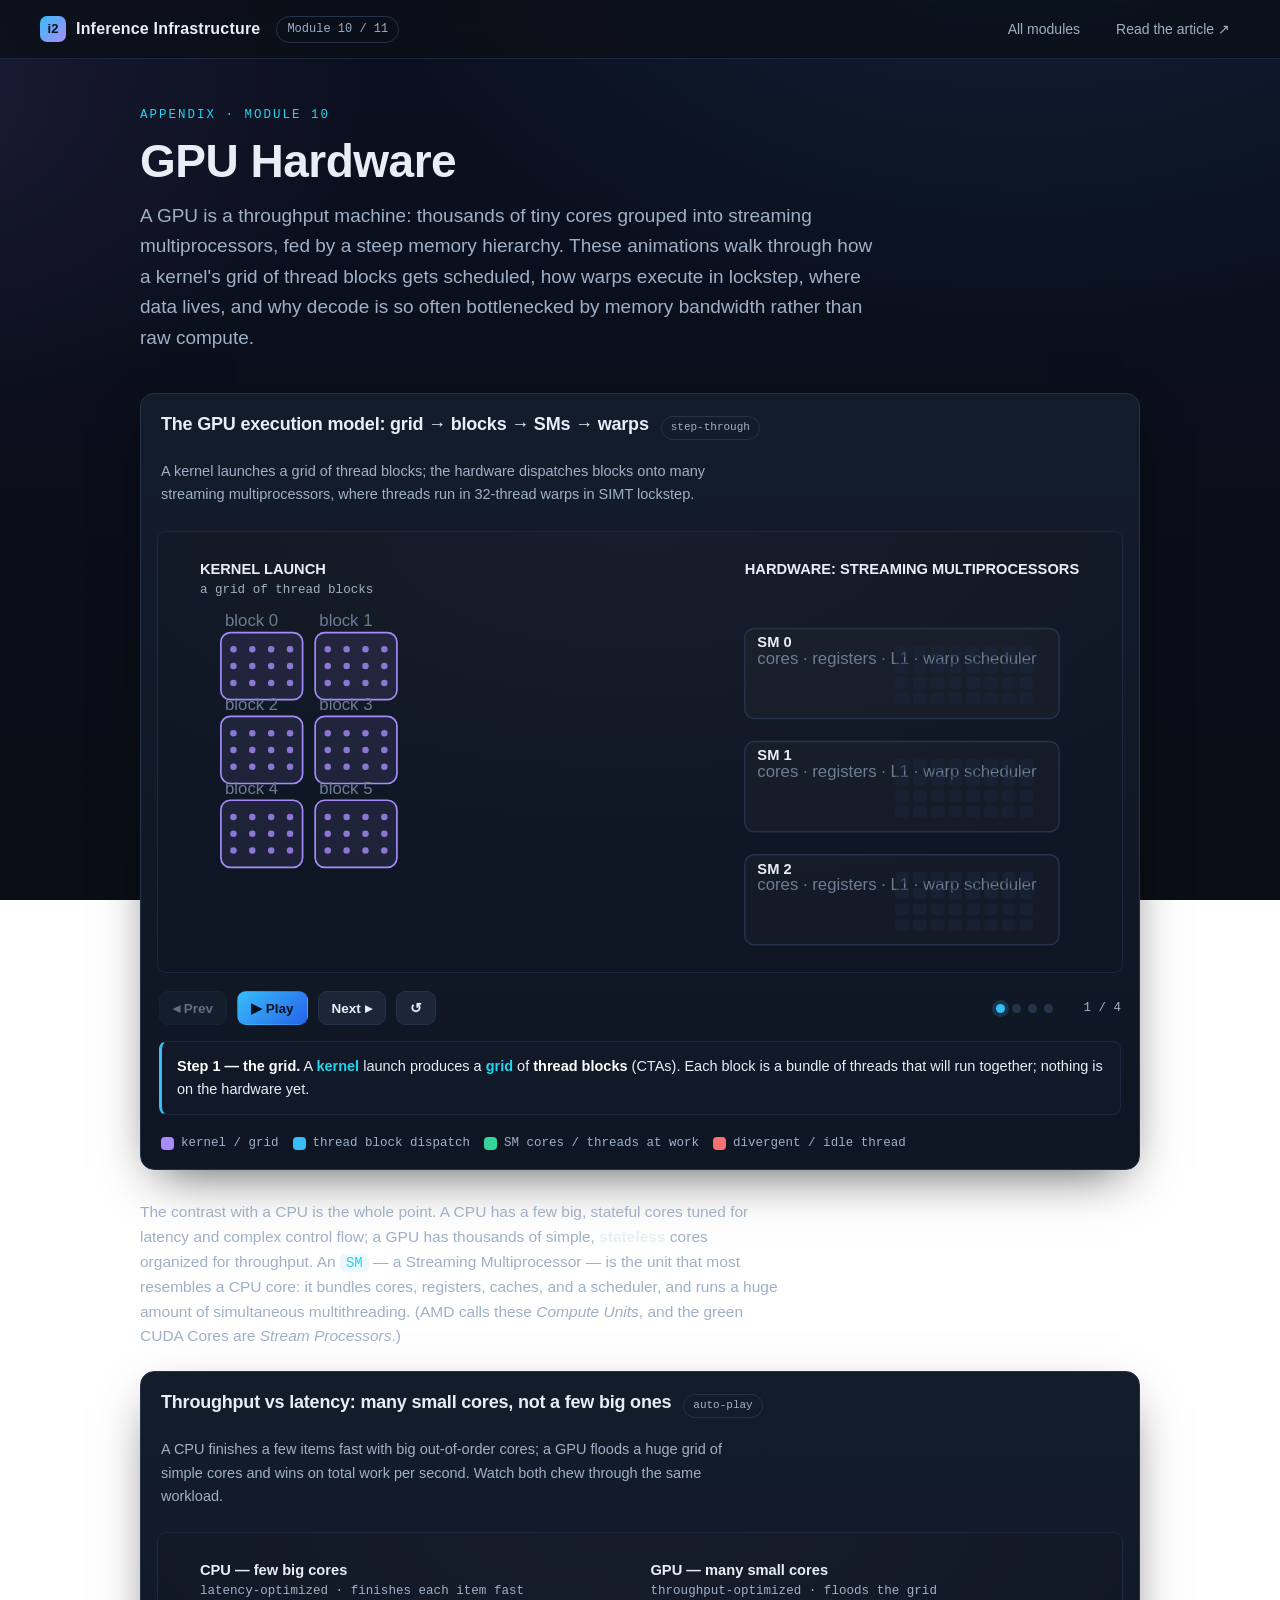
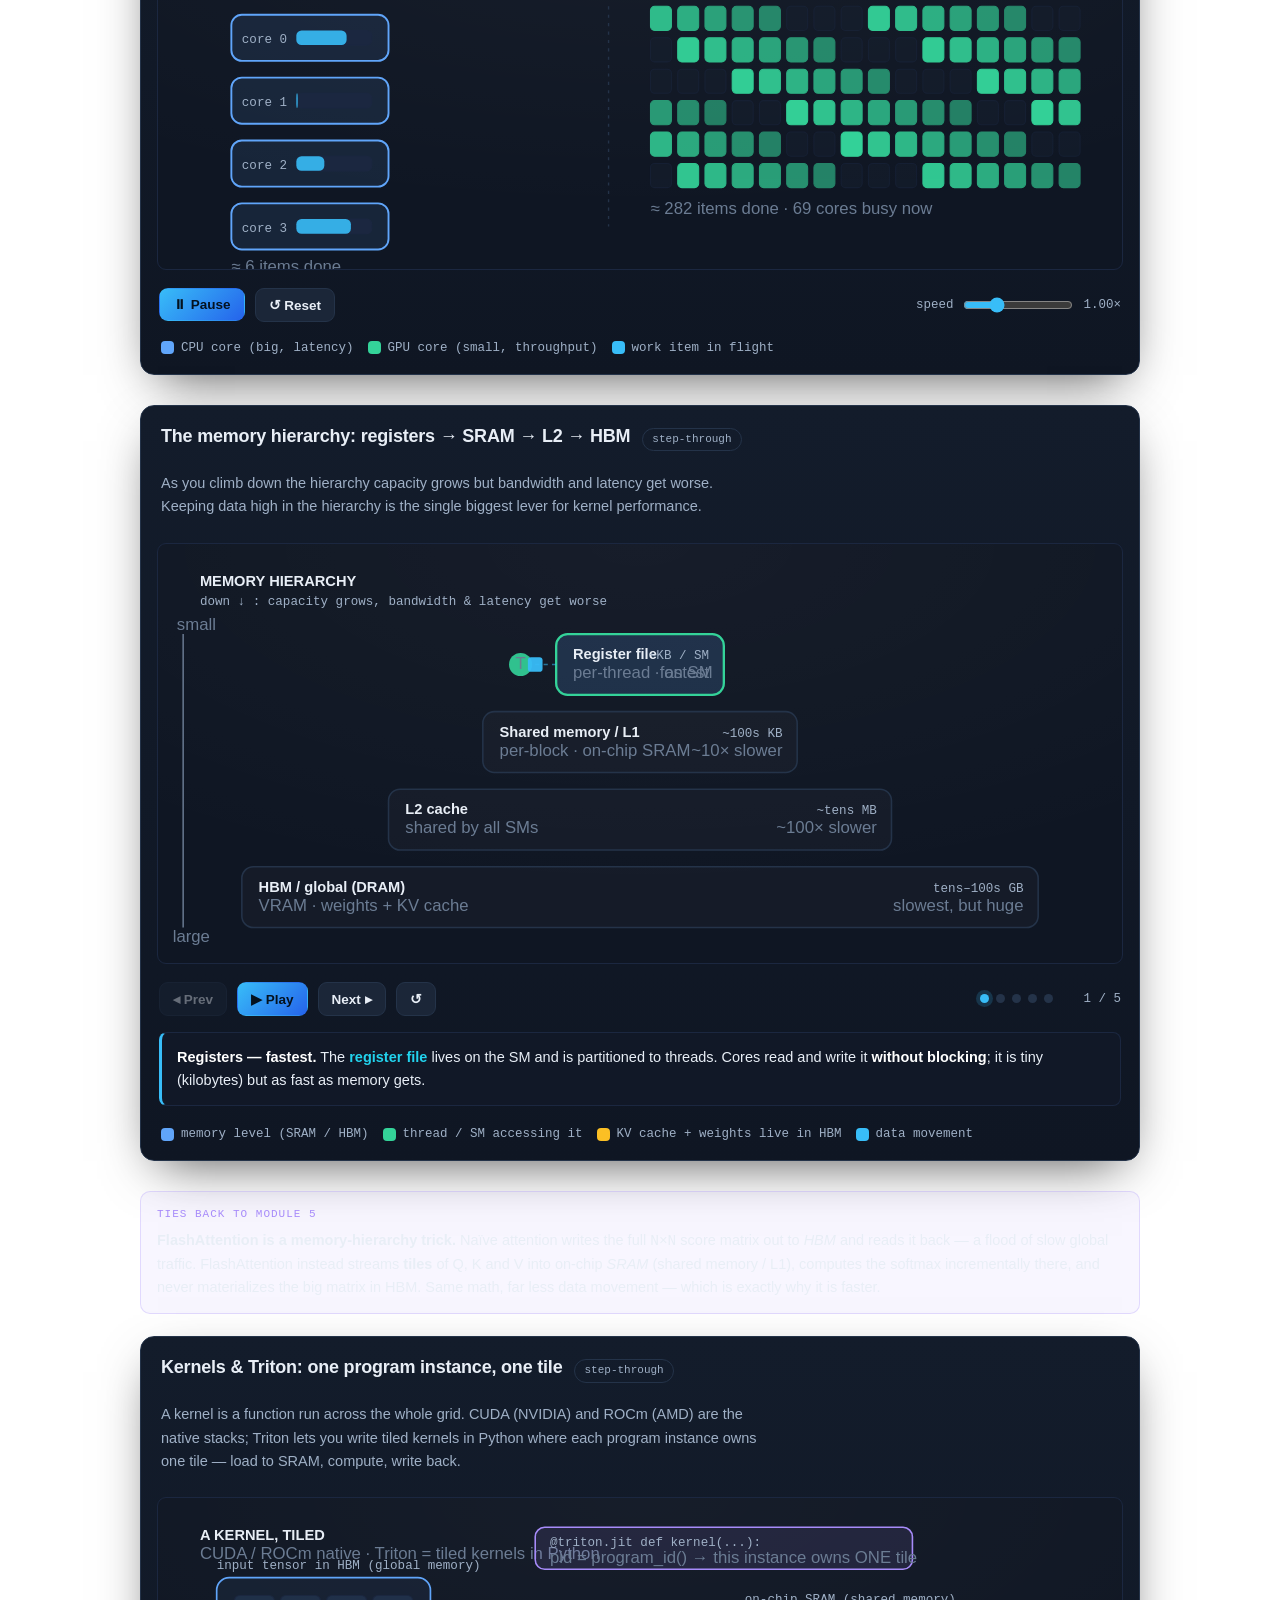
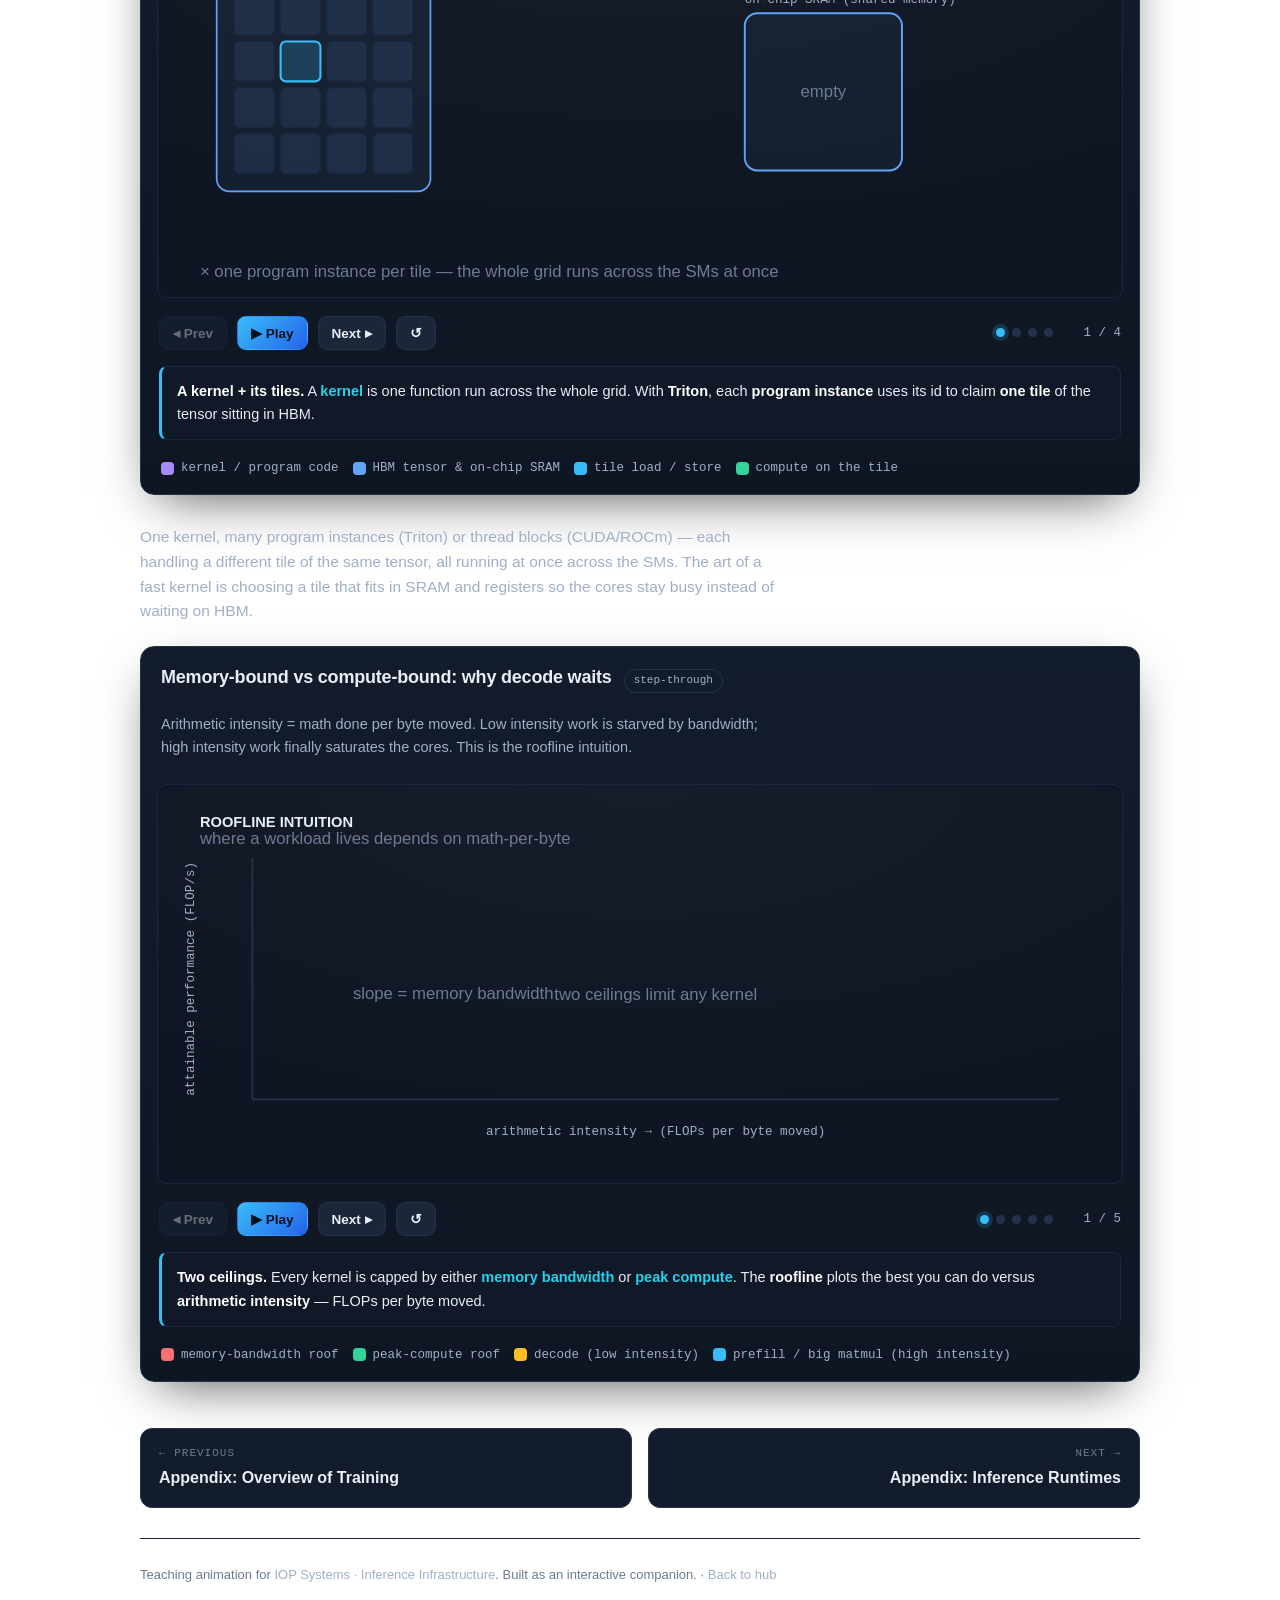
<file: m10-hardware.html>
<!doctype html>
<html lang="en">
<head>
  <meta charset="utf-8">
  <meta name="viewport" content="width=device-width, initial-scale=1">
  <title>Appendix: GPU Hardware — IOP Inference</title>
  <link rel="stylesheet" href="shared.css">
</head>
<body>

  <!-- ----------------------------- top nav ----------------------------- -->
  <nav class="topnav">
    <a class="brand" href="index.html"><span class="logo">i2</span> Inference Infrastructure</a>
    <span class="chip">Module&nbsp;10 / 11</span>
    <span class="spacer"></span>
    <a class="navlink" href="index.html">All modules</a>
    <a class="navlink" href="https://iop.systems/blog/llm-inference/hardware/" target="_blank" rel="noopener">Read the article ↗</a>
  </nav>

  <main class="wrap">
    <header class="hero">
      <div class="eyebrow">Appendix · Module 10</div>
      <h1>GPU Hardware</h1>
      <p class="lead">A GPU is a throughput machine: thousands of tiny cores grouped into streaming
      multiprocessors, fed by a steep memory hierarchy. These animations walk through how a kernel's
      grid of thread blocks gets scheduled, how warps execute in lockstep, where data lives, and why
      decode is so often bottlenecked by memory bandwidth rather than raw compute.</p>
    </header>

    <!-- ================= FIGURE 1 — Execution model (Stepper) ================= -->
    <section class="figure">
      <header>
        <h3>The GPU execution model: grid → blocks → SMs → warps</h3>
        <span class="tag">step-through</span>
      </header>
      <p class="blurb">A kernel launches a grid of thread blocks; the hardware dispatches blocks onto
      many streaming multiprocessors, where threads run in 32-thread warps in SIMT lockstep.</p>

      <div class="stage">
        <svg id="svg1" viewBox="0 0 920 420" role="img" aria-label="A kernel grid of thread blocks dispatched to streaming multiprocessors, with threads running in warps"></svg>
      </div>

      <div id="ctrl1"></div>
      <div id="cap1" class="caption"></div>

      <div class="legend">
        <span class="item"><span class="sw" style="background:var(--weight)"></span> kernel / grid</span>
        <span class="item"><span class="sw" style="background:var(--accent)"></span> thread block dispatch</span>
        <span class="item"><span class="sw" style="background:var(--compute)"></span> SM cores / threads at work</span>
        <span class="item"><span class="sw" style="background:var(--warn)"></span> divergent / idle thread</span>
      </div>
    </section>

    <div class="prose">
      <p>The contrast with a CPU is the whole point. A CPU has a few big, stateful cores tuned for
      latency and complex control flow; a GPU has thousands of simple, <strong>stateless</strong> cores
      organized for throughput. An <code>SM</code> — a Streaming Multiprocessor — is the unit that most
      resembles a CPU core: it bundles cores, registers, caches, and a scheduler, and runs a huge amount
      of simultaneous multithreading. (AMD calls these <em>Compute Units</em>, and the green CUDA Cores
      are <em>Stream Processors</em>.)</p>
    </div>

    <!-- ================= FIGURE 2 — Many small cores vs few big (Loop) ================= -->
    <section class="figure">
      <header>
        <h3>Throughput vs latency: many small cores, not a few big ones</h3>
        <span class="tag">auto-play</span>
      </header>
      <p class="blurb">A CPU finishes a few items fast with big out-of-order cores; a GPU floods a huge
      grid of simple cores and wins on total work per second. Watch both chew through the same workload.</p>
      <div class="stage">
        <svg id="svg2" viewBox="0 0 920 320" role="img" aria-label="A CPU with four large cores compared to a GPU with many small cores processing work in parallel"></svg>
      </div>
      <div id="ctrl2"></div>

      <div class="legend">
        <span class="item"><span class="sw" style="background:var(--mem)"></span> CPU core (big, latency)</span>
        <span class="item"><span class="sw" style="background:var(--compute)"></span> GPU core (small, throughput)</span>
        <span class="item"><span class="sw" style="background:var(--accent)"></span> work item in flight</span>
      </div>
    </section>

    <!-- ================= FIGURE 3 — Memory hierarchy (Stepper) ================= -->
    <section class="figure">
      <header>
        <h3>The memory hierarchy: registers → SRAM → L2 → HBM</h3>
        <span class="tag">step-through</span>
      </header>
      <p class="blurb">As you climb down the hierarchy capacity grows but bandwidth and latency get
      worse. Keeping data high in the hierarchy is the single biggest lever for kernel performance.</p>

      <div class="stage">
        <svg id="svg3" viewBox="0 0 920 400" role="img" aria-label="The GPU memory hierarchy from register file to shared memory L1 to L2 cache to HBM, with capacity and bandwidth changing down the levels"></svg>
      </div>

      <div id="ctrl3"></div>
      <div id="cap3" class="caption"></div>

      <div class="legend">
        <span class="item"><span class="sw" style="background:var(--mem)"></span> memory level (SRAM / HBM)</span>
        <span class="item"><span class="sw" style="background:var(--compute)"></span> thread / SM accessing it</span>
        <span class="item"><span class="sw" style="background:var(--kv)"></span> KV cache + weights live in HBM</span>
        <span class="item"><span class="sw" style="background:var(--accent)"></span> data movement</span>
      </div>
    </section>

    <div class="callout">
      <span class="lbl">Ties back to Module 5</span>
      <strong>FlashAttention is a memory-hierarchy trick.</strong> Naïve attention writes the full
      <code>N×N</code> score matrix out to <em>HBM</em> and reads it back — a flood of slow global traffic.
      FlashAttention instead streams <strong>tiles</strong> of Q, K and V into on-chip <em>SRAM</em>
      (shared memory / L1), computes the softmax incrementally there, and never materializes the big
      matrix in HBM. Same math, far less data movement — which is exactly why it is faster.
    </div>

    <!-- ================= FIGURE 4 — Kernels & Triton tiling (Stepper) ================= -->
    <section class="figure">
      <header>
        <h3>Kernels &amp; Triton: one program instance, one tile</h3>
        <span class="tag">step-through</span>
      </header>
      <p class="blurb">A kernel is a function run across the whole grid. CUDA (NVIDIA) and ROCm (AMD)
      are the native stacks; Triton lets you write tiled kernels in Python where each program instance
      owns one tile — load to SRAM, compute, write back.</p>

      <div class="stage">
        <svg id="svg4" viewBox="0 0 920 380" role="img" aria-label="A Triton program instance loading a tile of a matrix into SRAM, computing on it, and writing the result back to HBM"></svg>
      </div>

      <div id="ctrl4"></div>
      <div id="cap4" class="caption"></div>

      <div class="legend">
        <span class="item"><span class="sw" style="background:var(--weight)"></span> kernel / program code</span>
        <span class="item"><span class="sw" style="background:var(--mem)"></span> HBM tensor &amp; on-chip SRAM</span>
        <span class="item"><span class="sw" style="background:var(--accent)"></span> tile load / store</span>
        <span class="item"><span class="sw" style="background:var(--compute)"></span> compute on the tile</span>
      </div>
    </section>

    <div class="prose">
      <p>One kernel, many program instances (Triton) or thread blocks (CUDA/ROCm) — each handling a
      different tile of the same tensor, all running at once across the SMs. The art of a fast kernel is
      choosing a tile that fits in SRAM and registers so the cores stay busy instead of waiting on HBM.</p>
    </div>

    <!-- ================= FIGURE 5 — Roofline / arithmetic intensity (Stepper) ================= -->
    <section class="figure">
      <header>
        <h3>Memory-bound vs compute-bound: why decode waits</h3>
        <span class="tag">step-through</span>
      </header>
      <p class="blurb">Arithmetic intensity = math done per byte moved. Low intensity work is starved by
      bandwidth; high intensity work finally saturates the cores. This is the roofline intuition.</p>

      <div class="stage">
        <svg id="svg5" viewBox="0 0 920 380" role="img" aria-label="A roofline plot showing decode in the memory-bound region and prefill in the compute-bound region"></svg>
      </div>

      <div id="ctrl5"></div>
      <div id="cap5" class="caption"></div>

      <div class="legend">
        <span class="item"><span class="sw" style="background:var(--warn)"></span> memory-bandwidth roof</span>
        <span class="item"><span class="sw" style="background:var(--compute)"></span> peak-compute roof</span>
        <span class="item"><span class="sw" style="background:var(--kv)"></span> decode (low intensity)</span>
        <span class="item"><span class="sw" style="background:var(--accent)"></span> prefill / big matmul (high intensity)</span>
      </div>
    </section>

    <!-- ----- prev / next module ----- -->
    <nav class="pager">
      <a class="prev" href="m09-training.html"><span class="dir">← Previous</span><span class="ttl">Appendix: Overview of Training</span></a>
      <a class="next" href="m11-runtimes.html"><span class="dir">Next →</span><span class="ttl">Appendix: Inference Runtimes</span></a>
    </nav>

    <footer class="foot">
      Teaching animation for <a href="https://iop.systems/blog/llm-inference/" target="_blank" rel="noopener">IOP Systems · Inference Infrastructure</a>.
      Built as an interactive companion. · <a href="index.html">Back to hub</a>
    </footer>
  </main>

  <script src="shared.js"></script>
  <script>
  // ===================================================================
  // FIGURE 1 — GPU execution model: grid → blocks → SMs → warps (Stepper)
  // ===================================================================
  (function () {
    const svg = document.getElementById("svg1");
    const { S, C, clear, lerp, ease } = IOP;

    // Grid of 6 thread blocks (left); 3 SMs (right).
    const blocks = [
      {id:0, x:60,  y:96 }, {id:1, x:150, y:96 }, {id:2, x:60,  y:176},
      {id:3, x:150, y:176}, {id:4, x:60,  y:256}, {id:5, x:150, y:256},
    ];
    const bw = 78, bh = 64;
    const sms = [ {y:92}, {y:200}, {y:308} ];
    const smX = 560, smW = 300, smH = 86;
    // which block lands on which SM (round-robin over time)
    const dispatch = [0,1,2,3,4,5];          // block id order
    const smOf = [0,1,2,0,1,2];              // target SM per block

    function frame(x,y,w,h,opts){
      opts = opts||{};
      svg.appendChild(S("path",{d:IOP.rr(x,y,w,h,opts.r||9),
        fill:opts.fill||"none", stroke:opts.stroke||C.border,
        "stroke-width":opts.sw||1.5, opacity:opts.opacity??1}));
    }
    function label(x,y,t,cls){ svg.appendChild(S("text",{x,y,class:cls||"svg-label",text:t})); }

    function drawBlock(b, opts){
      opts = opts||{};
      frame(b.x,b.y,bw,bh,{fill:opts.fill||"rgba(167,139,250,.10)",
        stroke:opts.stroke||C.weight, sw:opts.sw||1.6, opacity:opts.opacity??1});
      // little thread dots inside (a block = several warps of threads)
      for(let i=0;i<12;i++){
        const cx = b.x+12+(i%4)*18, cy = b.y+16+Math.floor(i/4)*16;
        svg.appendChild(S("circle",{cx,cy,r:3.1,
          fill:opts.dotFill||C.weight, opacity:(opts.opacity??1)*0.8}));
      }
      label(b.x+4,b.y-6,"block "+b.id,"svg-faint");
    }

    function drawSM(i, active, warpP){
      const y = sms[i].y;
      frame(smX,y,smW,smH,{fill:active?"rgba(52,211,153,.07)":"rgba(255,255,255,.02)",
        stroke:active?C.compute:C.border, sw:active?2:1.4});
      label(smX+12,y+18,"SM "+i,"svg-title");
      label(smX+12,y+34,"cores · registers · L1 · warp scheduler","svg-faint");
      // a row of warp "lanes": 4 warps × 8 cores each, lit progressively
      const lanes = 4, perLane = 8;
      for(let w=0; w<lanes; w++){
        const lit = active && warpP*lanes > w;        // warps go SIMT one wave at a time
        for(let k=0;k<perLane;k++){
          const cx = smX+150+k*17, cy = y+22+w*15;
          const on = lit;
          svg.appendChild(S("rect",{x:cx-6,y:cy-5,width:12,height:10,rx:2.5,
            fill: on?C.compute:"#1b2740",
            stroke: on?C.compute:C.borderSoft, "stroke-width":1,
            opacity: on?(0.55+0.45*Math.min(1,(warpP*lanes-w))):0.5}));
        }
        if(active) label(smX+150-44,y+26+w*15,"warp "+w,"svg-faint");
      }
    }

    function render(step, p){
      clear(svg);
      label(40,40,"KERNEL LAUNCH","svg-title");
      label(40,58,"a grid of thread blocks","svg-label");
      label(smX,40,"HARDWARE: STREAMING MULTIPROCESSORS","svg-title");

      // Always draw the 3 SMs; activity depends on step.
      // Determine, for the current step, which blocks have been dispatched.
      let dispatchedUpTo = 0;        // count of blocks already on an SM
      let movingBlock = -1;          // a block currently flying
      let warpProg = 0;              // warp execution progress on active SMs
      const smActive = [false,false,false];

      if(step === 0){
        // grid sits, no dispatch yet
        dispatchedUpTo = 0;
      } else if(step === 1){
        // first wave: blocks 0,1,2 dispatch to SM 0,1,2 ; show one in flight
        dispatchedUpTo = Math.floor(lerp(0,3,p));
        movingBlock = (p<0.95)? Math.min(2, dispatchedUpTo) : -1;
        for(let i=0;i<dispatchedUpTo;i++) smActive[smOf[i]] = true;
      } else if(step === 2){
        // all SMs busy, warps executing in lockstep
        dispatchedUpTo = 3;
        smActive[0]=smActive[1]=smActive[2]=true;
        warpProg = ease(p);
      } else {
        // step 3: branch divergence on SM 1
        dispatchedUpTo = 3;
        smActive[0]=smActive[1]=smActive[2]=true;
        warpProg = 1;
      }

      // Draw remaining blocks in the grid (not yet dispatched)
      blocks.forEach((b,i)=>{
        const idx = dispatch.indexOf(b.id);
        const gone = idx < dispatchedUpTo && i!==movingBlock;
        if(!gone){
          const fade = (i===movingBlock)? 0.25 : 1;
          drawBlock(b,{opacity:fade});
        }
      });

      // Draw the SMs
      for(let i=0;i<3;i++) drawSM(i, smActive[i], warpProg);

      // Show resident blocks parked at their SM (a small violet tab)
      for(let i=0;i<dispatchedUpTo;i++){
        const ty = sms[smOf[i]].y;
        svg.appendChild(S("path",{d:IOP.rr(smX-2,ty+58,46,20,5),
          fill:"rgba(167,139,250,.18)",stroke:C.weight,"stroke-width":1.2}));
        svg.appendChild(S("text",{x:smX+4,y:ty+72,class:"svg-faint",text:"blk "+i}));
      }

      // The flying block (dispatch arrow + ghost)
      if(movingBlock>=0){
        const b = blocks[movingBlock];
        const tx = smX+10, ty = sms[smOf[movingBlock]].y+10;
        const cx = lerp(b.x+bw, tx, ease(p));
        const cy = lerp(b.y, ty, ease(p));
        svg.appendChild(S("path",{d:IOP.rr(cx,cy,bw,bh,9),
          fill:"rgba(56,189,248,.14)",stroke:C.accent,"stroke-width":1.8}));
        // dashed dispatch path
        svg.appendChild(S("line",{x1:b.x+bw,y1:b.y+bh/2,x2:tx,y2:ty+bh/2,
          stroke:C.accent,"stroke-width":1.6,"stroke-dasharray":"5 5",opacity:.6}));
        label(cx+8,cy-6,"dispatch →","svg-faint");
      }

      // Branch-divergence callout on step 3 (SM 1, warp 1)
      if(step === 3){
        const y = sms[1].y;
        // mark 3 of the 8 lanes in warp 1 as the "other path" (idle / red)
        for(let k=4;k<8;k++){
          const cx = smX+150+k*17, cy = y+22+1*15;
          svg.appendChild(S("rect",{x:cx-6,y:cy-5,width:12,height:10,rx:2.5,
            fill:"#241620",stroke:C.warn,"stroke-width":1.2,opacity:.9}));
        }
        svg.appendChild(S("path",{d:IOP.rr(smX+150+4*17-8,y+22+1*15-9,4*17+4,18,5),
          fill:"none",stroke:C.warn,"stroke-width":1.6,"stroke-dasharray":"4 3"}));
        label(smX+150,y+58,"branch divergence: paths serialize, lanes idle","svg-faint");
      }
    }

    IOP.Stepper({
      controls: document.getElementById("ctrl1"),
      caption:  document.getElementById("cap1"),
      captions: [
        "<b>Step 1 — the grid.</b> A <span class='k'>kernel</span> launch produces a <span class='k'>grid</span> of <b>thread blocks</b> (CTAs). Each block is a bundle of threads that will run together; nothing is on the hardware yet.",
        "<b>Step 2 — dispatch.</b> The hardware schedules whole <b>thread blocks</b> onto <span class='k'>Streaming Multiprocessors (SMs)</span>. All threads of a block are guaranteed to land on the <b>same SM</b> at the same time so they can share memory and synchronize.",
        "<b>Step 3 — warps in SIMT.</b> Inside each SM, threads are grouped into <span class='k'>warps</span> of <b>32 threads</b> that execute the same instruction in <b>lockstep</b> on different data. The SM's <b>warp scheduler</b> juggles many warps so it can hide memory stalls.",
        "<b>Step 4 — branch divergence.</b> If threads in a warp take <b>different branches</b>, the paths run <span class='k'>sequentially</span> with the off-path lanes idling. This <b>divergence</b> wastes lanes and is the main SIMT performance pitfall.",
      ],
      render,
      dwell: 2200,
      autoplay: false,
    });
  })();

  // ===================================================================
  // FIGURE 2 — Throughput vs latency: few big CPU cores vs many GPU cores (Loop)
  // ===================================================================
  (function () {
    const svg = document.getElementById("svg2");
    const { S, C, clear } = IOP;

    const cpuCores = 4, cpuX = 70, cpuW = 150, cpuGapY = 60, cpuY0 = 78, cpuItemMs = 1.05;
    // GPU grid of small cores
    const gCols = 16, gRows = 6, gX = 470, gY = 70, gCellW = 26, gCellH = 30;

    function render(t){
      clear(svg);

      // ---- titles ----
      svg.appendChild(S("text",{x:40,y:40,class:"svg-title",text:"CPU — few big cores"}));
      svg.appendChild(S("text",{x:40,y:58,class:"svg-label",text:"latency-optimized · finishes each item fast"}));
      svg.appendChild(S("text",{x:gX,y:40,class:"svg-title",text:"GPU — many small cores"}));
      svg.appendChild(S("text",{x:gX,y:58,class:"svg-label",text:"throughput-optimized · floods the grid"}));

      // ---- CPU side: 4 big cores, each cycling through items slowly ----
      for(let c=0;c<cpuCores;c++){
        const y = cpuY0 + c*cpuGapY;
        svg.appendChild(S("path",{d:IOP.rr(cpuX,y,cpuW,44,10),
          fill:"rgba(96,165,250,.10)",stroke:C.mem,"stroke-width":1.8}));
        svg.appendChild(S("text",{x:cpuX+10,y:y+27,class:"svg-label",text:"core "+c}));
        // progress bar of the current item
        const phase = ((t*1.0 + c*0.37) % cpuItemMs)/cpuItemMs;
        const bw = (cpuW-78)*phase;
        svg.appendChild(S("rect",{x:cpuX+62,y:y+15,width:cpuW-78,height:14,rx:5,
          fill:"#1b2740",stroke:C.borderSoft,"stroke-width":1}));
        svg.appendChild(S("rect",{x:cpuX+62,y:y+15,width:bw,height:14,rx:5,fill:C.accent,opacity:.9}));
      }
      // throughput tally for CPU (slow)
      const cpuDone = Math.floor(t*1.0*cpuCores);
      svg.appendChild(S("text",{x:cpuX,y:cpuY0+cpuCores*cpuGapY+6,class:"svg-faint",
        text:"≈ "+cpuDone+" items done"}));

      // ---- GPU side: grid of small cores, many lit at once, fast wave ----
      let lit = 0;
      for(let r=0;r<gRows;r++){
        for(let cc=0;cc<gCols;cc++){
          const x = gX + cc*gCellW, y = gY + r*gCellH;
          // each cell pulses on a fast staggered schedule
          const ph = (t*2.4 + (r*gCols+cc)*0.11) % 1;
          const on = ph < 0.7;
          if(on) lit++;
          svg.appendChild(S("rect",{x:x,y:y,width:gCellW-6,height:gCellH-7,rx:4,
            fill: on? C.compute : "#16202f",
            stroke: on? C.compute : C.borderSoft, "stroke-width":1,
            opacity: on? (0.55+0.45*(1-ph/0.7)) : 0.55}));
        }
      }
      // throughput tally for GPU (fast, big)
      const gpuDone = Math.floor(t*2.4*gCols*gRows*0.7);
      svg.appendChild(S("text",{x:gX,y:gY+gRows*gCellH+18,class:"svg-faint",
        text:"≈ "+gpuDone+" items done · "+lit+" cores busy now"}));

      // divider
      svg.appendChild(S("line",{x1:430,y1:70,x2:430,y2:280,stroke:C.border,"stroke-width":1.3,"stroke-dasharray":"3 5"}));
    }

    IOP.Loop({ controls: document.getElementById("ctrl2"), render, autoplay: true, speed: 1 });
  })();

  // ===================================================================
  // FIGURE 3 — Memory hierarchy (Stepper)
  // ===================================================================
  (function () {
    const svg = document.getElementById("svg3");
    const { S, C, clear, lerp, ease } = IOP;

    // levels: width encodes capacity (grows downward); label gives speed
    const levels = [
      {key:"reg",  name:"Register file",        sub:"per-thread · on SM",          cap:"~KB / SM",   speed:"fastest",      w:160, color:C.compute, scope:"thread"},
      {key:"l1",   name:"Shared memory / L1",   sub:"per-block · on-chip SRAM",    cap:"~100s KB",   speed:"~10× slower",  w:300, color:C.mem,     scope:"block"},
      {key:"l2",   name:"L2 cache",             sub:"shared by all SMs",           cap:"~tens MB",   speed:"~100× slower", w:480, color:C.mem,     scope:"chip"},
      {key:"hbm",  name:"HBM / global (DRAM)",  sub:"VRAM · weights + KV cache",   cap:"tens–100s GB", speed:"slowest, but huge", w:760, color:C.kv,   scope:"device"},
    ];
    const topY = 86, rowH = 58, gap = 16, cx = 460;

    function rowY(i){ return topY + i*(rowH+gap); }

    function drawLevel(i, hot, dim){
      const L = levels[i];
      const y = rowY(i);
      const x = cx - L.w/2;
      svg.appendChild(S("path",{d:IOP.rr(x,y,L.w,rowH,11),
        fill: hot? "rgba(96,165,250,.16)" : "rgba(255,255,255,.025)",
        stroke: hot? L.color : C.border, "stroke-width": hot?2.2:1.5,
        opacity: dim?0.4:1}));
      svg.appendChild(S("text",{x:x+16,y:y+24,class:"svg-title",text:L.name,opacity:dim?0.5:1}));
      svg.appendChild(S("text",{x:x+16,y:y+42,class:"svg-faint",text:L.sub,opacity:dim?0.5:1}));
      // capacity (right) + speed pill
      svg.appendChild(S("text",{x:x+L.w-14,y:y+24,class:"svg-label","text-anchor":"end",text:L.cap,opacity:dim?0.5:1}));
      svg.appendChild(S("text",{x:x+L.w-14,y:y+42,class:"svg-faint","text-anchor":"end",text:L.speed,opacity:dim?0.5:1}));
    }

    function render(step, p){
      clear(svg);
      // header arrows describing the two axes
      svg.appendChild(S("text",{x:40,y:40,class:"svg-title",text:"MEMORY HIERARCHY"}));
      svg.appendChild(S("text",{x:40,y:58,class:"svg-label",text:"down ↓ : capacity grows, bandwidth & latency get worse"}));

      // capacity arrow (left margin)
      svg.appendChild(S("line",{x1:24,y1:topY,x2:24,y2:rowY(3)+rowH,stroke:C.faint,"stroke-width":1.4,"marker":""}));
      svg.appendChild(S("text",{x:18,y:topY-4,class:"svg-faint",text:"small"}));
      svg.appendChild(S("text",{x:14,y:rowY(3)+rowH+14,class:"svg-faint",text:"large"}));

      // which level is highlighted this step (0..3 walk down; step 4 = whole hierarchy)
      const hotIdx = (step<=3)? step : -1;

      for(let i=0;i<4;i++){
        const hot = (i===hotIdx) || (step===4 && i===3);
        drawLevel(i, hot, false);
      }

      // a thread/SM marker on the left that "reaches" the active level
      if(step<=3){
        const y = rowY(step)+rowH/2;
        const mx = cx - levels[step].w/2 - 34;
        svg.appendChild(S("circle",{cx:mx, cy:y, r:11, fill:C.compute, opacity:0.9}));
        svg.appendChild(S("text",{x:mx, y:y+4, "text-anchor":"middle", class:"svg-faint", text:"T"}));
        // animated data packet traveling from the level to the thread
        const px = lerp(cx - levels[step].w/2, mx+14, ease(p));
        svg.appendChild(S("rect",{x:px-7,y:y-7,width:14,height:14,rx:3,fill:C.accent,opacity:0.95}));
        svg.appendChild(S("line",{x1:cx-levels[step].w/2,y1:y,x2:mx+12,y2:y,
          stroke:C.accent,"stroke-width":1.4,"stroke-dasharray":"4 4",opacity:.55}));
      }

      // step 4: highlight HBM holding weights+KV and the bandwidth-bound message
      if(step===4){
        const L = levels[3], y = rowY(3);
        const x = cx - L.w/2;
        // little chips for weights + KV inside HBM
        svg.appendChild(S("path",{d:IOP.rr(x+150,y+12,120,34,7),fill:"rgba(167,139,250,.18)",stroke:C.weight,"stroke-width":1.3}));
        svg.appendChild(S("text",{x:x+210,y:y+33,"text-anchor":"middle",class:"svg-faint",text:"model weights"}));
        svg.appendChild(S("path",{d:IOP.rr(x+290,y+12,120,34,7),fill:"rgba(251,191,36,.18)",stroke:C.kv,"stroke-width":1.3}));
        svg.appendChild(S("text",{x:x+350,y:y+33,"text-anchor":"middle",class:"svg-faint",text:"KV cache"}));
        // arrow up showing every token must stream these from HBM
        const ax = x+L.w/2;
        for(let k=0;k<5;k++){
          const yy = rowY(3) - (ease(IOP.clamp(p*1.3 - k*0.12,0,1)))*40 - 4;
          svg.appendChild(S("rect",{x:ax-5,y:yy-5,width:10,height:10,rx:2,fill:C.attn,opacity:0.85}));
        }
        svg.appendChild(S("text",{x:ax+14,y:rowY(3)-18,class:"svg-faint",text:"decode reads all of HBM per step → bandwidth-bound"}));
      }
    }

    IOP.Stepper({
      controls: document.getElementById("ctrl3"),
      caption:  document.getElementById("cap3"),
      captions: [
        "<b>Registers — fastest.</b> The <span class='k'>register file</span> lives on the SM and is partitioned to threads. Cores read and write it <b>without blocking</b>; it is tiny (kilobytes) but as fast as memory gets.",
        "<b>Shared memory / L1 — on-chip SRAM.</b> Built from low-latency <span class='k'>SRAM</span>, private to each SM, and about <b>10× slower</b> than registers. It is a hybrid: a software-managed scratchpad (<b>Shared Memory</b>) plus a hardware-managed cache.",
        "<b>L2 — shared cache.</b> A hardware-managed <span class='k'>L2 cache</span> shared by <b>all SMs</b>, roughly another order of magnitude slower and a few orders of magnitude larger than L1.",
        "<b>HBM / global — large but slow.</b> The GPU's main memory (<span class='k'>DRAM / VRAM</span>, usually <b>HBM</b>) is huge but the slowest tier. Its size sets the model size, concurrency, and context length you can run.",
        "<b>Why inference is bandwidth-bound.</b> Model <span class='k'>weights</span> and the <span class='k'>KV cache</span> live in HBM, and each decode step must stream them through. With little math per byte, the cores wait on memory — this is why <b>FlashAttention keeps tiles in SRAM</b> (Module 5).",
      ],
      render,
      dwell: 2300,
      autoplay: false,
    });
  })();

  // ===================================================================
  // FIGURE 4 — Kernels & Triton: one program instance, one tile (Stepper)
  // ===================================================================
  (function () {
    const svg = document.getElementById("svg4");
    const { S, C, clear, lerp, ease } = IOP;

    // HBM matrix (grid of tiles) on the left, SRAM scratchpad on the right.
    const cols=4, rows=4, tile=44, gx=70, gy=90;
    const sramX=560, sramY=110, sramW=150, sramH=150;
    const target = {r:1, c:1};   // the tile this program instance owns

    function matrix(highlight, loadedAway){
      // outer frame
      svg.appendChild(S("path",{d:IOP.rr(gx-14,gy-14,cols*tile+28,rows*tile+28,12),
        fill:"rgba(96,165,250,.06)",stroke:C.mem,"stroke-width":1.6}));
      svg.appendChild(S("text",{x:gx-14,y:gy-22,class:"svg-label",text:"input tensor in HBM (global memory)"}));
      for(let r=0;r<rows;r++)for(let c=0;c<cols;c++){
        const isT = (r===target.r&&c===target.c);
        const x=gx+c*tile, y=gy+r*tile;
        const hide = isT && loadedAway;
        svg.appendChild(S("rect",{x:x+3,y:y+3,width:tile-6,height:tile-6,rx:5,
          fill: isT? (hide?"#16202f":"rgba(56,189,248,.20)") : "rgba(96,165,250,.10)",
          stroke: isT? C.accent : C.borderSoft,
          "stroke-width": isT?2:1, opacity: hide?0.45:1}));
      }
    }

    function sram(state, p){
      // state: 'empty' | 'loading' | 'compute' | 'done'
      svg.appendChild(S("path",{d:IOP.rr(sramX,sramY,sramW,sramH,12),
        fill:"rgba(96,165,250,.05)",stroke:C.mem,"stroke-width":1.8}));
      svg.appendChild(S("text",{x:sramX,y:sramY-10,class:"svg-label",text:"on-chip SRAM (shared memory)"}));
      const cx=sramX+sramW/2, cy=sramY+sramH/2;
      if(state==='loading'){
        // tile flies in
        const sx=gx+target.c*tile+tile/2, sy=gy+target.r*tile+tile/2;
        const px=lerp(sx,cx,ease(p)), py=lerp(sy,cy,ease(p));
        svg.appendChild(S("line",{x1:sx,y1:sy,x2:cx,y2:cy,stroke:C.accent,"stroke-width":1.6,"stroke-dasharray":"5 5",opacity:.6}));
        svg.appendChild(S("rect",{x:px-19,y:py-19,width:38,height:38,rx:6,fill:"rgba(56,189,248,.25)",stroke:C.accent,"stroke-width":2}));
      } else if(state==='compute'){
        svg.appendChild(S("rect",{x:cx-19,y:cy-19,width:38,height:38,rx:6,fill:"rgba(52,211,153,.22)",stroke:C.compute,"stroke-width":2}));
        // pulsing "compute" ring
        const rr = 22 + 8*Math.abs(Math.sin(p*Math.PI*3));
        svg.appendChild(S("circle",{cx,cy,r:rr,fill:"none",stroke:C.compute,"stroke-width":1.6,opacity:.7}));
        svg.appendChild(S("text",{x:cx,y:cy+5,"text-anchor":"middle",class:"svg-faint",text:"compute"}));
      } else if(state==='done'){
        svg.appendChild(S("rect",{x:cx-19,y:cy-19,width:38,height:38,rx:6,fill:"rgba(52,211,153,.22)",stroke:C.compute,"stroke-width":2}));
        svg.appendChild(S("text",{x:cx,y:cy+5,"text-anchor":"middle",class:"svg-faint",text:"result"}));
      } else {
        svg.appendChild(S("text",{x:cx,y:cy+5,"text-anchor":"middle",class:"svg-faint",text:"empty"}));
      }
    }

    function codeCard(){
      // little kernel/program card at top
      svg.appendChild(S("path",{d:IOP.rr(360,28,360,40,9),fill:"rgba(167,139,250,.10)",stroke:C.weight,"stroke-width":1.5}));
      svg.appendChild(S("text",{x:374,y:46,class:"svg-label",text:"@triton.jit  def kernel(...):"}));
      svg.appendChild(S("text",{x:374,y:62,class:"svg-faint",text:"pid = program_id() → this instance owns ONE tile"}));
    }

    function render(step, p){
      clear(svg);
      svg.appendChild(S("text",{x:40,y:40,class:"svg-title",text:"A KERNEL, TILED"}));
      svg.appendChild(S("text",{x:40,y:58,class:"svg-faint",text:"CUDA / ROCm native · Triton = tiled kernels in Python"}));
      codeCard();

      if(step===0){
        matrix(true,false);
        sram('empty',p);
      } else if(step===1){
        matrix(true,true);
        sram('loading',p);
      } else if(step===2){
        matrix(true,true);
        sram('compute',p);
      } else {
        matrix(true,true);
        sram('done',1);
        // write result back to HBM (an output position)
        const sx=sramX+sramW/2, sy=sramY+sramH/2;
        const tx=gx+target.c*tile+tile/2, ty=gy+target.r*tile+tile/2;
        const px=lerp(sx,tx,ease(p)), py=lerp(sy,ty,ease(p));
        svg.appendChild(S("line",{x1:sx,y1:sy,x2:tx,y2:ty,stroke:C.accent,"stroke-width":1.6,"stroke-dasharray":"5 5",opacity:.6}));
        svg.appendChild(S("rect",{x:px-15,y:py-15,width:30,height:30,rx:5,fill:"rgba(52,211,153,.30)",stroke:C.compute,"stroke-width":2}));
        // overwrite the home tile with the result
        if(p>0.9){
          const x=gx+target.c*tile, y=gy+target.r*tile;
          svg.appendChild(S("rect",{x:x+3,y:y+3,width:tile-6,height:tile-6,rx:5,fill:"rgba(52,211,153,.22)",stroke:C.compute,"stroke-width":2}));
        }
      }

      // footer note: many instances cover the whole tensor
      svg.appendChild(S("text",{x:40,y:362,class:"svg-faint",
        text:"× one program instance per tile — the whole grid runs across the SMs at once"}));
    }

    IOP.Stepper({
      controls: document.getElementById("ctrl4"),
      caption:  document.getElementById("cap4"),
      captions: [
        "<b>A kernel + its tiles.</b> A <span class='k'>kernel</span> is one function run across the whole grid. With <b>Triton</b>, each <b>program instance</b> uses its id to claim <b>one tile</b> of the tensor sitting in HBM.",
        "<b>Load the tile to SRAM.</b> The instance explicitly streams its tile from slow <span class='k'>HBM</span> into fast on-chip <span class='k'>SRAM</span> (shared memory) — paying the global-memory cost <b>once</b>.",
        "<b>Compute on-chip.</b> All the math runs against the tile in <span class='k'>SRAM</span>, where the cores never stall on global memory. This is the tiling pattern at the heart of fast matmul and attention kernels.",
        "<b>Write back.</b> The instance stores its result tile back to <span class='k'>HBM</span>. Triton compiles this same Python down to <b>CUDA</b> (NVIDIA) or <b>ROCm</b> (AMD) — hardware-agnostic, one source.",
      ],
      render,
      dwell: 2200,
      autoplay: false,
    });
  })();

  // ===================================================================
  // FIGURE 5 — Roofline: memory-bound vs compute-bound (Stepper)
  // ===================================================================
  (function () {
    const svg = document.getElementById("svg5");
    const { S, C, clear, lerp, ease } = IOP;

    // plot area
    const px0=90, py0=300, px1=860, py1=70;     // x-axis bottom, y-axis top
    const knee = 360;                            // x of the roofline knee (ridge point)
    const roofY = 110;                           // y of the flat compute roof

    function axes(){
      // axes
      svg.appendChild(S("line",{x1:px0,y1:py0,x2:px1,y2:py0,stroke:C.border,"stroke-width":1.6}));
      svg.appendChild(S("line",{x1:px0,y1:py0,x2:px0,y2:py1,stroke:C.border,"stroke-width":1.6}));
      svg.appendChild(S("text",{x:(px0+px1)/2,y:py0+34,"text-anchor":"middle",class:"svg-label",text:"arithmetic intensity  →  (FLOPs per byte moved)"}));
      // rotated y label
      const yl = S("text",{x:0,y:0,class:"svg-label",text:"attainable performance (FLOP/s)","text-anchor":"middle"});
      yl.setAttribute("transform",`translate(34,${(py0+py1)/2}) rotate(-90)`);
      svg.appendChild(yl);
    }

    function roofline(reveal){
      // sloped memory-bandwidth roof from (px0,py0) up to the knee, then flat compute roof
      const kx = knee, ky = roofY;
      // memory-bound slope (reveal 0..1 draws left→knee)
      const sx = lerp(px0, kx, IOP.clamp(reveal*2,0,1));
      const sy = lerp(py0, ky, IOP.clamp(reveal*2,0,1));
      svg.appendChild(S("line",{x1:px0,y1:py0,x2:sx,y2:sy,stroke:C.warn,"stroke-width":3}));
      if(reveal>0.5){
        const fx = lerp(kx, px1, IOP.clamp((reveal-0.5)*2,0,1));
        svg.appendChild(S("line",{x1:kx,y1:ky,x2:fx,y2:ky,stroke:C.compute,"stroke-width":3}));
      }
      // labels for the two roofs
      svg.appendChild(S("text",{x:px0+96,y:py0-96,class:"svg-faint",text:"slope = memory bandwidth",fill:C.warn}));
      if(reveal>0.6) svg.appendChild(S("text",{x:kx+70,y:ky-10,class:"svg-faint",text:"flat = peak compute",fill:C.compute}));
      // ridge point marker
      if(reveal>0.5){
        svg.appendChild(S("circle",{cx:kx,cy:ky,r:4,fill:C.muted}));
        svg.appendChild(S("text",{x:kx-6,y:ky-12,"text-anchor":"end",class:"svg-faint",text:"ridge point"}));
      }
    }

    // a workload dot sits at its intensity x, capped by the roofline
    function roofAt(x){
      if(x<=knee){ return lerp(py0, roofY, (x-px0)/(knee-px0)); }
      return roofY;
    }
    function dot(x,label,color,sub){
      const y = roofAt(x);
      svg.appendChild(S("line",{x1:x,y1:py0,x2:x,y2:y,stroke:color,"stroke-width":1.2,"stroke-dasharray":"3 4",opacity:.5}));
      svg.appendChild(S("circle",{cx:x,cy:y,r:8,fill:color,opacity:.95}));
      svg.appendChild(S("text",{x:x,y:y-14,"text-anchor":"middle",class:"svg-title",text:label,fill:color}));
      if(sub) svg.appendChild(S("text",{x:x,y:py0+18,"text-anchor":"middle",class:"svg-faint",text:sub}));
    }

    const decodeX = px0 + 70;     // low intensity (left of knee → memory-bound)
    const prefillX = knee + 230;  // high intensity (right of knee → compute-bound)

    function render(step, p){
      clear(svg);
      svg.appendChild(S("text",{x:40,y:40,class:"svg-title",text:"ROOFLINE INTUITION"}));
      svg.appendChild(S("text",{x:40,y:56,class:"svg-faint",text:"where a workload lives depends on math-per-byte"}));
      axes();

      if(step===0){
        roofline(0.0);
        svg.appendChild(S("text",{x:(px0+px1)/2,y:(py0+roofY)/2,"text-anchor":"middle",class:"svg-faint",text:"two ceilings limit any kernel"}));
      } else if(step===1){
        roofline(ease(p));
      } else if(step===2){
        roofline(1);
        // shade memory-bound region
        svg.appendChild(S("path",{d:IOP.rr(px0,roofY,knee-px0,py0-roofY,0),fill:"rgba(248,113,113,.07)"}));
        dot(decodeX,"decode",C.kv,"low intensity · ~1 token, big weight read");
        svg.appendChild(S("text",{x:px0+18,y:py0-8,class:"svg-faint",text:"MEMORY-BOUND",fill:C.warn}));
      } else if(step===3){
        roofline(1);
        svg.appendChild(S("path",{d:IOP.rr(knee,roofY,px1-knee,py0-roofY,0),fill:"rgba(52,211,153,.06)"}));
        dot(prefillX,"prefill",C.accent,"high intensity · big batched matmul");
        svg.appendChild(S("text",{x:knee+200,y:py0-8,class:"svg-faint",text:"COMPUTE-BOUND",fill:C.compute}));
      } else {
        roofline(1);
        svg.appendChild(S("path",{d:IOP.rr(px0,roofY,knee-px0,py0-roofY,0),fill:"rgba(248,113,113,.07)"}));
        svg.appendChild(S("path",{d:IOP.rr(knee,roofY,px1-knee,py0-roofY,0),fill:"rgba(52,211,153,.06)"}));
        dot(decodeX,"decode",C.kv,"bandwidth-bound");
        dot(prefillX,"prefill",C.accent,"compute-bound");
        svg.appendChild(S("text",{x:px0+18,y:py0-8,class:"svg-faint",text:"MEMORY-BOUND",fill:C.warn}));
        svg.appendChild(S("text",{x:knee+200,y:py0-8,class:"svg-faint",text:"COMPUTE-BOUND",fill:C.compute}));
        // arrow nudging decode toward the ridge (batching raises intensity)
        const ax=decodeX+16, ay=roofAt(decodeX)+2;
        svg.appendChild(S("line",{x1:ax,y1:ay,x2:ax+70,y2:roofAt(decodeX+86),stroke:C.muted,"stroke-width":1.4,"stroke-dasharray":"4 4"}));
        svg.appendChild(S("text",{x:ax+8,y:ay+22,class:"svg-faint",text:"batching → more math per byte → toward the ridge"}));
      }
    }

    IOP.Stepper({
      controls: document.getElementById("ctrl5"),
      caption:  document.getElementById("cap5"),
      captions: [
        "<b>Two ceilings.</b> Every kernel is capped by either <span class='k'>memory bandwidth</span> or <span class='k'>peak compute</span>. The <b>roofline</b> plots the best you can do versus <b>arithmetic intensity</b> — FLOPs per byte moved.",
        "<b>The roof.</b> At low intensity the limit is a <span class='k'>bandwidth slope</span> (left); past the <b>ridge point</b> it flattens into the <span class='k'>compute roof</span> (right). Where the two meet is the break-even intensity.",
        "<b>Decode is memory-bound.</b> Generating one token does little math but must read all the <b>weights</b> (and KV) from HBM — very <span class='k'>low intensity</span>, pinned under the bandwidth slope. The cores idle waiting on memory.",
        "<b>Prefill is compute-bound.</b> Processing the prompt is one big batched <b>matmul</b> — lots of FLOPs reusing the same loaded bytes — so it lands in the <span class='k'>high-intensity</span> region and finally saturates the cores.",
        "<b>The lever.</b> Most inference work sits on the memory roof, which is why bandwidth dominates. <span class='k'>Batching</span> raises math-per-byte and pushes decode rightward toward the ridge — the recurring theme of this whole series.",
      ],
      render,
      dwell: 2400,
      autoplay: false,
    });
  })();
  </script>
</body>
</html>
</file>
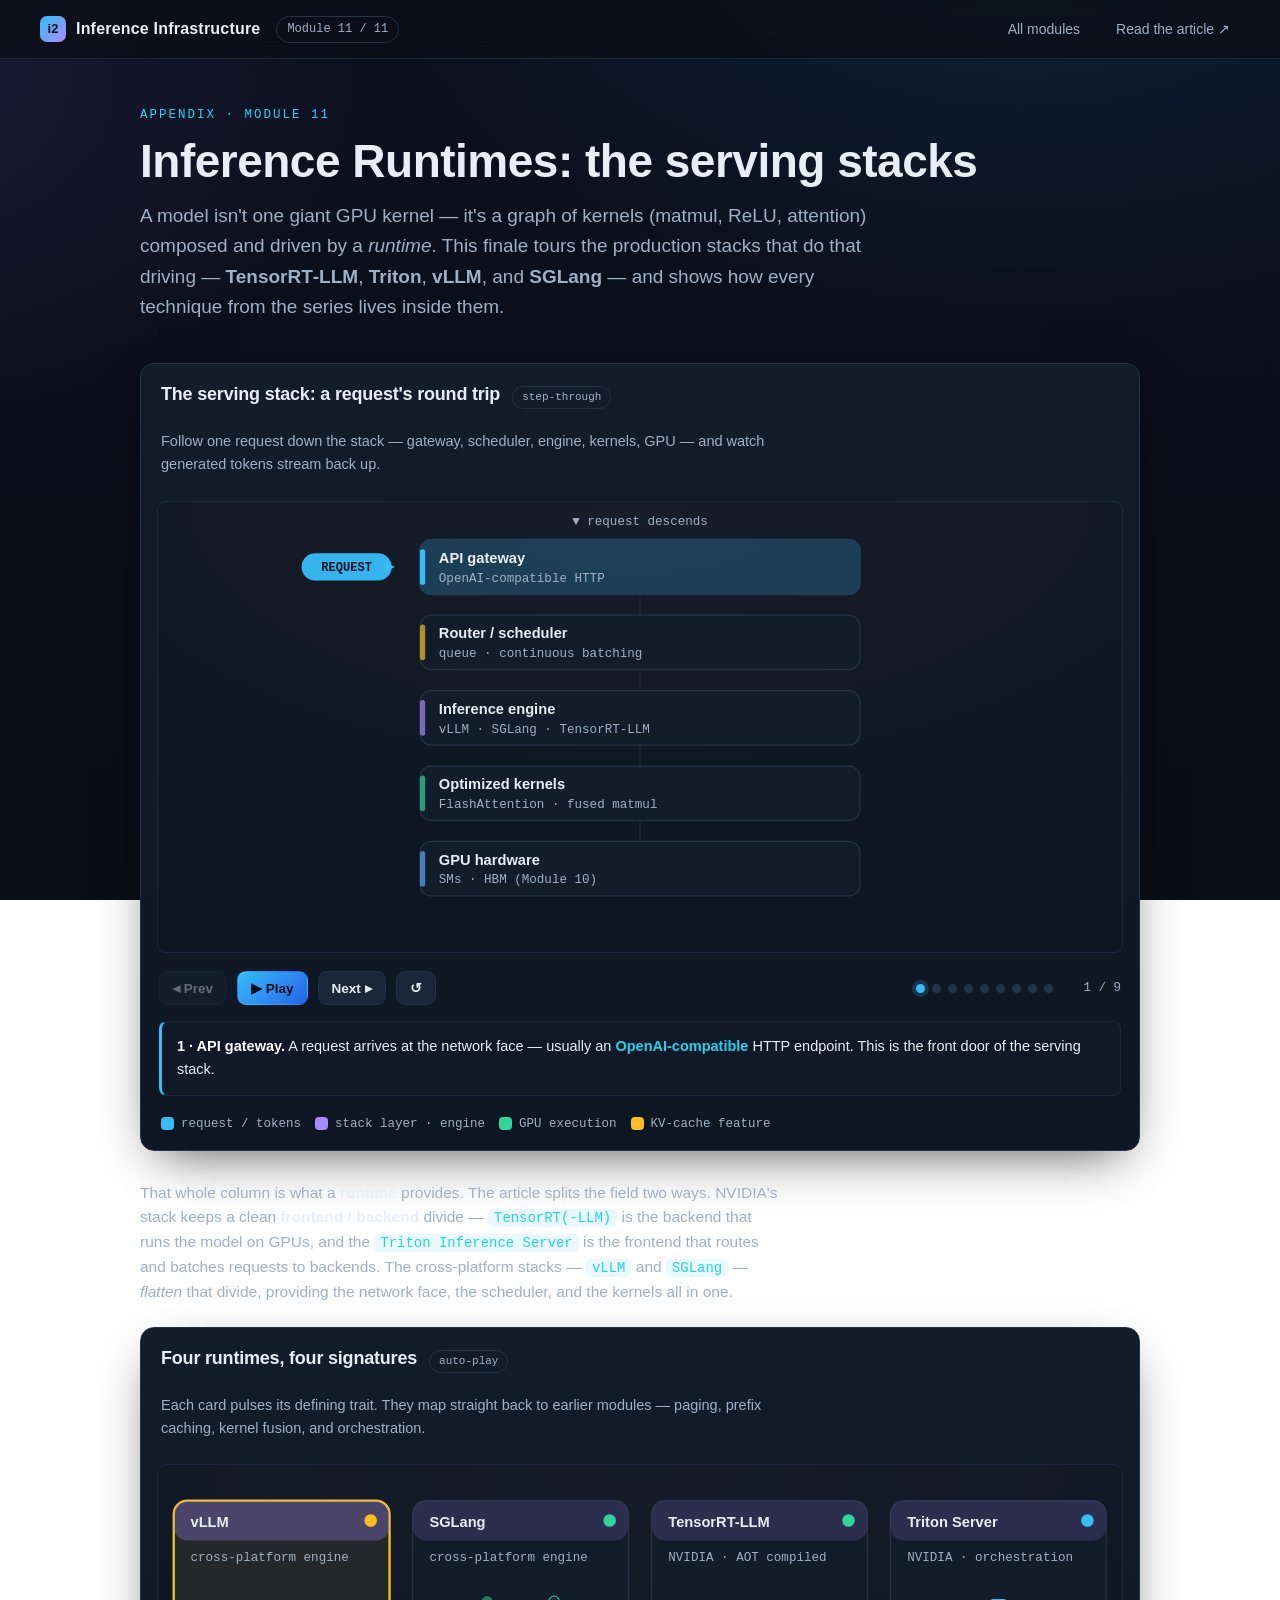
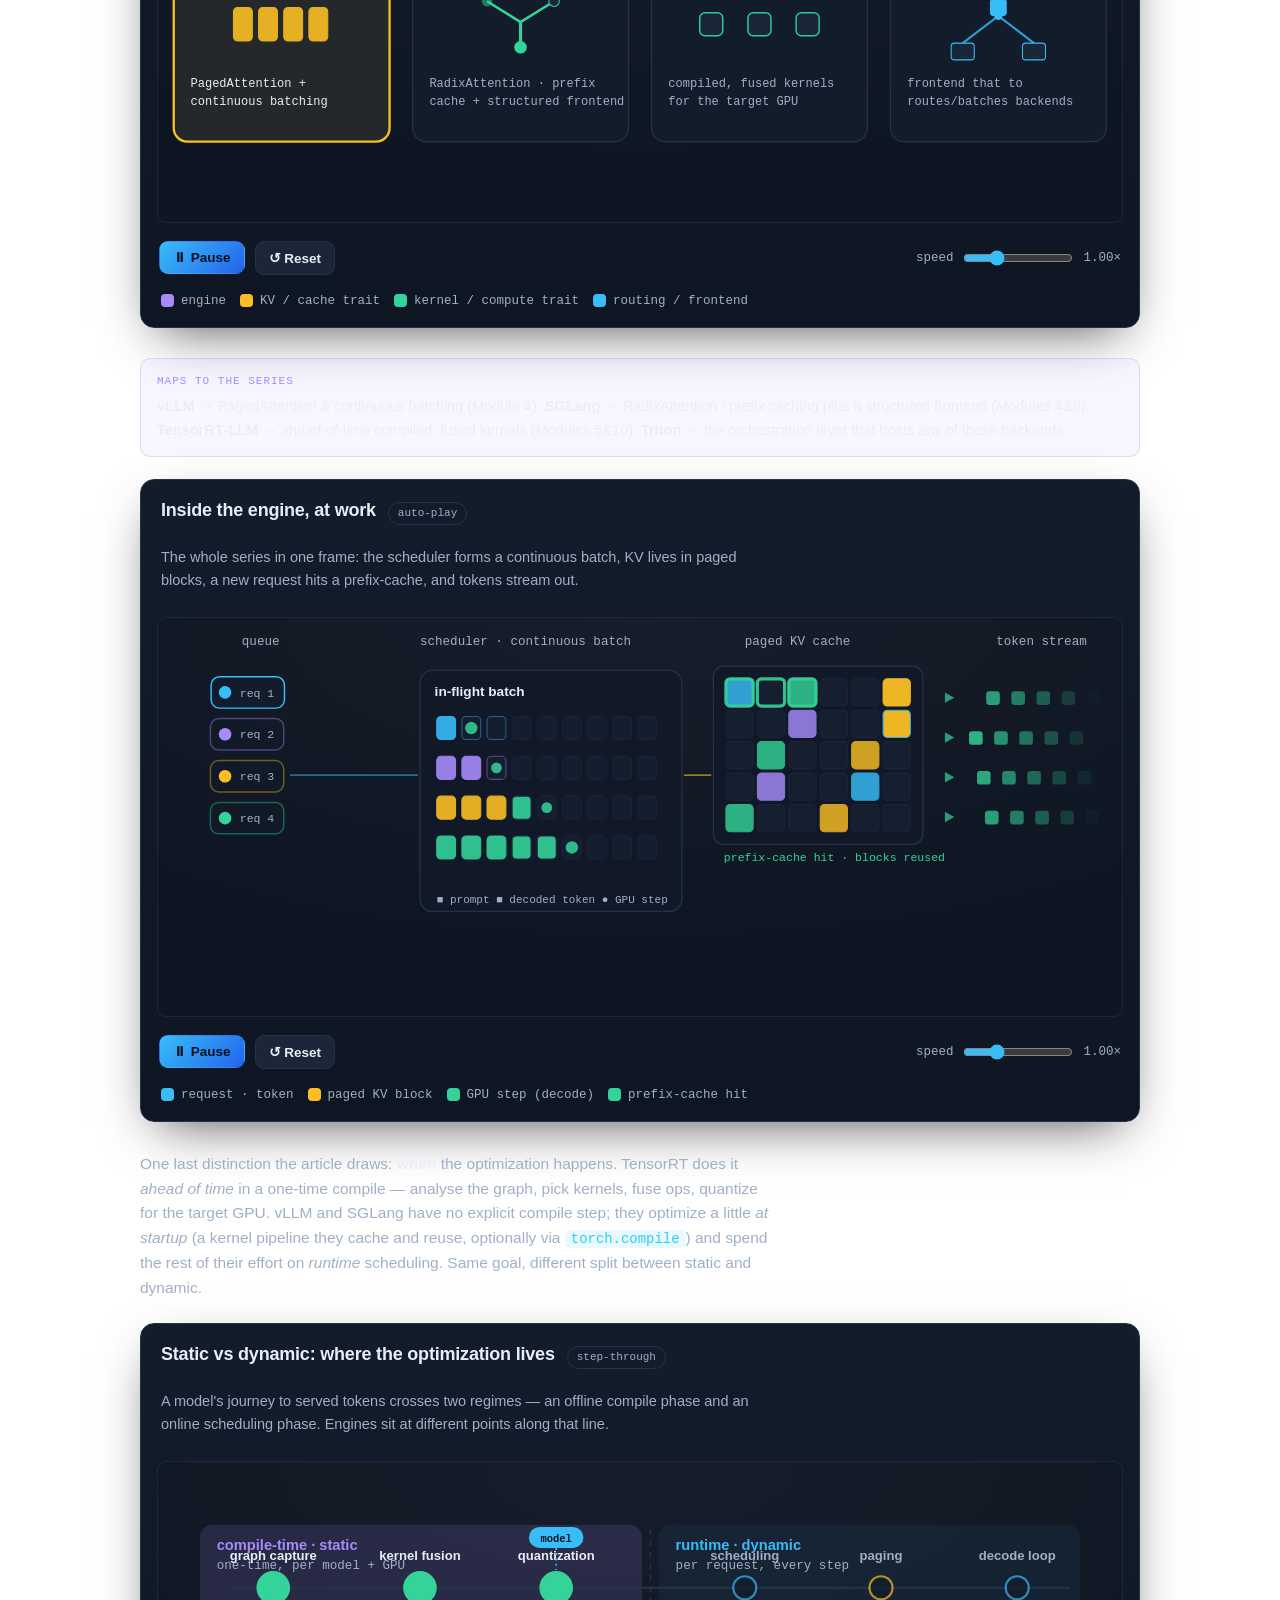
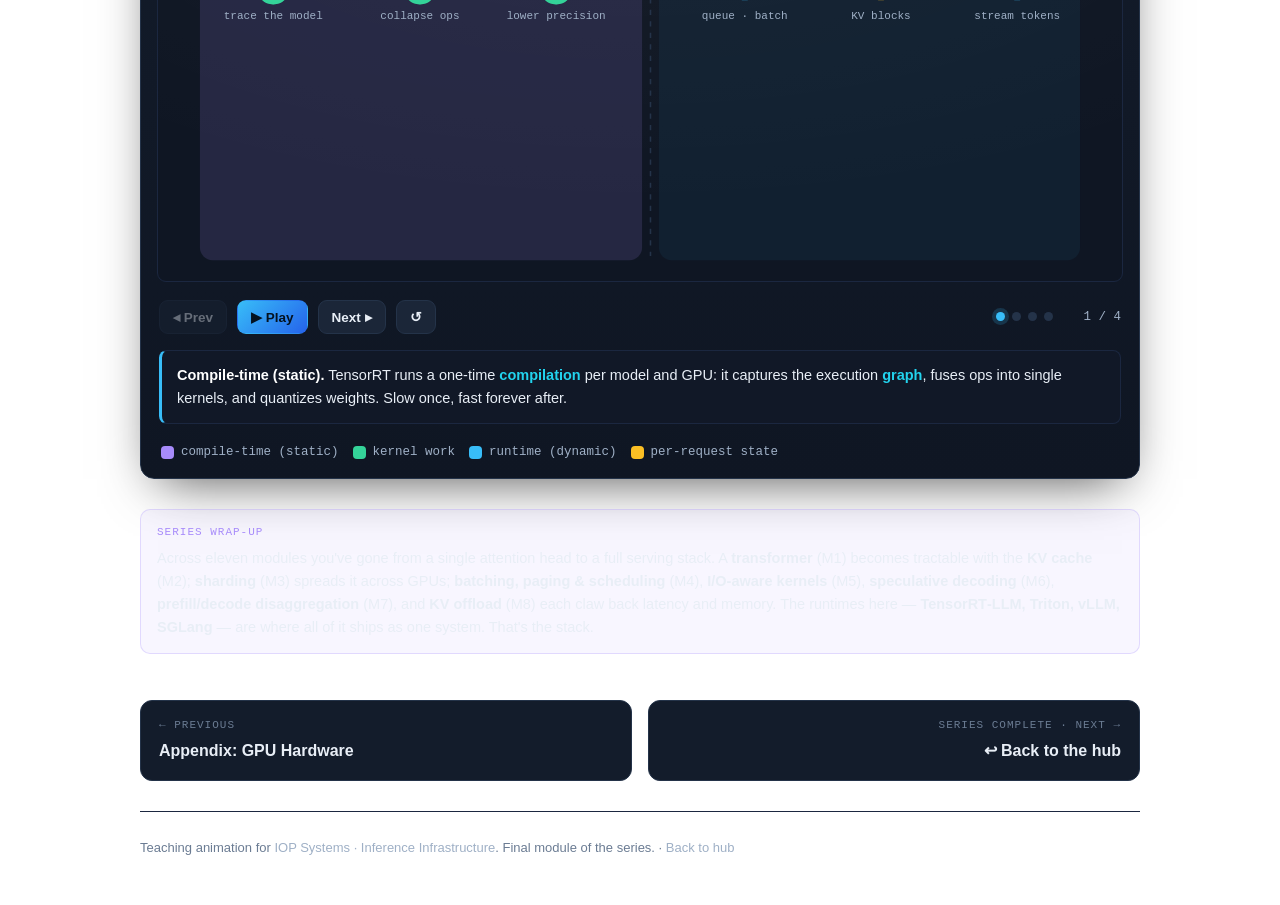
<file: m11-runtimes.html>
<!doctype html>
<!-- =====================================================================
     MODULE 11 / 11 — Appendix: Inference Runtimes (serving stacks)
     Faithful to https://iop.systems/blog/llm-inference/software/
     Self-contained: only shared.css + shared.js. Vanilla JS + inline SVG.
     ===================================================================== -->
<html lang="en">
<head>
  <meta charset="utf-8">
  <meta name="viewport" content="width=device-width, initial-scale=1">
  <title>Appendix: Inference Runtimes — IOP Inference</title>
  <link rel="stylesheet" href="shared.css">
</head>
<body>

  <!-- ----- top nav ----- -->
  <nav class="topnav">
    <a class="brand" href="index.html"><span class="logo">i2</span> Inference Infrastructure</a>
    <span class="chip">Module&nbsp;11 / 11</span>
    <span class="spacer"></span>
    <a class="navlink" href="index.html">All modules</a>
    <a class="navlink" href="https://iop.systems/blog/llm-inference/software/" target="_blank" rel="noopener">Read the article ↗</a>
  </nav>

  <main class="wrap">
    <header class="hero">
      <div class="eyebrow">Appendix · Module 11</div>
      <h1>Inference Runtimes: the serving stacks</h1>
      <p class="lead">A model isn't one giant GPU kernel — it's a graph of kernels (matmul, ReLU,
      attention) composed and driven by a <em>runtime</em>. This finale tours the production stacks that
      do that driving — <b>TensorRT&#8209;LLM</b>, <b>Triton</b>, <b>vLLM</b>, and <b>SGLang</b> — and shows how
      every technique from the series lives inside them.</p>
    </header>

    <!-- ================= FIGURE 1 — Stepper: the serving stack ================= -->
    <section class="figure">
      <header>
        <h3>The serving stack: a request's round trip</h3>
        <span class="tag">step-through</span>
      </header>
      <p class="blurb">Follow one request down the stack — gateway, scheduler, engine, kernels, GPU —
      and watch generated tokens stream back up.</p>

      <div class="stage">
        <svg id="svg1" viewBox="0 0 920 430" role="img" aria-label="A request descends through API gateway, router/scheduler, inference engine, optimized kernels, and GPU hardware, then tokens stream back up."></svg>
      </div>

      <div id="ctrl1"></div>
      <div id="cap1" class="caption"></div>

      <div class="legend">
        <span class="item"><span class="sw" style="background:var(--token)"></span> request / tokens</span>
        <span class="item"><span class="sw" style="background:var(--weight)"></span> stack layer · engine</span>
        <span class="item"><span class="sw" style="background:var(--compute)"></span> GPU execution</span>
        <span class="item"><span class="sw" style="background:var(--kv)"></span> KV-cache feature</span>
      </div>
    </section>

    <div class="prose">
      <p>That whole column is what a <strong>runtime</strong> provides. The article splits the field two ways.
      NVIDIA's stack keeps a clean <strong>frontend / backend</strong> divide — <code>TensorRT(-LLM)</code> is the
      backend that runs the model on GPUs, and the <code>Triton Inference Server</code> is the frontend that
      routes and batches requests to backends. The cross-platform stacks — <code>vLLM</code> and
      <code>SGLang</code> — <em>flatten</em> that divide, providing the network face, the scheduler, and the
      kernels all in one.</p>
    </div>

    <!-- ================= FIGURE 2 — Loop: engine comparison ================= -->
    <section class="figure">
      <header>
        <h3>Four runtimes, four signatures</h3>
        <span class="tag">auto-play</span>
      </header>
      <p class="blurb">Each card pulses its defining trait. They map straight back to earlier modules —
      paging, prefix caching, kernel fusion, and orchestration.</p>
      <div class="stage">
        <svg id="svg2" viewBox="0 0 920 340" role="img" aria-label="Cards for vLLM, SGLang, TensorRT-LLM, and Triton Inference Server, each highlighting its signature optimization in turn."></svg>
      </div>
      <div id="ctrl2"></div>

      <div class="legend">
        <span class="item"><span class="sw" style="background:var(--weight)"></span> engine</span>
        <span class="item"><span class="sw" style="background:var(--kv)"></span> KV / cache trait</span>
        <span class="item"><span class="sw" style="background:var(--compute)"></span> kernel / compute trait</span>
        <span class="item"><span class="sw" style="background:var(--token)"></span> routing / frontend</span>
      </div>
    </section>

    <div class="callout">
      <span class="lbl">Maps to the series</span>
      <b>vLLM</b> → PagedAttention &amp; continuous batching (Module&nbsp;4). <b>SGLang</b> → RadixAttention /
      prefix caching plus a structured frontend (Modules&nbsp;4&amp;8). <b>TensorRT&#8209;LLM</b> → ahead-of-time
      compiled, fused kernels (Modules&nbsp;5&amp;10). <b>Triton</b> → the orchestration layer that hosts any of
      these backends.
    </div>

    <!-- ================= FIGURE 3 — Loop: the engine at work ================= -->
    <section class="figure">
      <header>
        <h3>Inside the engine, at work</h3>
        <span class="tag">auto-play</span>
      </header>
      <p class="blurb">The whole series in one frame: the scheduler forms a continuous batch, KV lives in
      paged blocks, a new request hits a prefix-cache, and tokens stream out.</p>
      <div class="stage">
        <svg id="svg3" viewBox="0 0 920 380" role="img" aria-label="A scheduler forms a continuous batch from a queue, KV cache is stored in paged blocks, a prefix-cache hit reuses earlier blocks, and decoded tokens stream out."></svg>
      </div>
      <div id="ctrl3"></div>

      <div class="legend">
        <span class="item"><span class="sw" style="background:var(--token)"></span> request · token</span>
        <span class="item"><span class="sw" style="background:var(--kv)"></span> paged KV block</span>
        <span class="item"><span class="sw" style="background:var(--compute)"></span> GPU step (decode)</span>
        <span class="item"><span class="sw" style="background:var(--good)"></span> prefix-cache hit</span>
      </div>
    </section>

    <div class="prose">
      <p>One last distinction the article draws: <strong>when</strong> the optimization happens.
      TensorRT does it <em>ahead of time</em> in a one-time compile — analyse the graph, pick kernels, fuse
      ops, quantize for the target GPU. vLLM and SGLang have no explicit compile step; they optimize a
      little <em>at startup</em> (a kernel pipeline they cache and reuse, optionally via
      <code>torch.compile</code>) and spend the rest of their effort on <em>runtime</em> scheduling. Same goal,
      different split between static and dynamic.</p>
    </div>

    <!-- ================= FIGURE 4 — Stepper: compile-time vs runtime ================= -->
    <section class="figure">
      <header>
        <h3>Static vs dynamic: where the optimization lives</h3>
        <span class="tag">step-through</span>
      </header>
      <p class="blurb">A model's journey to served tokens crosses two regimes — an offline compile phase
      and an online scheduling phase. Engines sit at different points along that line.</p>

      <div class="stage">
        <svg id="svg4" viewBox="0 0 920 400" role="img" aria-label="A timeline split into a compile-time region (graph capture, kernel fusion, quantization) and a runtime region (scheduling, batching, paging), with engines placed along it."></svg>
      </div>

      <div id="ctrl4"></div>
      <div id="cap4" class="caption"></div>

      <div class="legend">
        <span class="item"><span class="sw" style="background:var(--weight)"></span> compile-time (static)</span>
        <span class="item"><span class="sw" style="background:var(--compute)"></span> kernel work</span>
        <span class="item"><span class="sw" style="background:var(--token)"></span> runtime (dynamic)</span>
        <span class="item"><span class="sw" style="background:var(--kv)"></span> per-request state</span>
      </div>
    </section>

    <div class="callout">
      <span class="lbl">Series wrap-up</span>
      Across eleven modules you've gone from a single attention head to a full serving stack. A
      <b>transformer</b> (M1) becomes tractable with the <b>KV cache</b> (M2); <b>sharding</b> (M3) spreads it
      across GPUs; <b>batching, paging &amp; scheduling</b> (M4), <b>I/O-aware kernels</b> (M5),
      <b>speculative decoding</b> (M6), <b>prefill/decode disaggregation</b> (M7), and <b>KV offload</b> (M8)
      each claw back latency and memory. The runtimes here — <b>TensorRT&#8209;LLM, Triton, vLLM, SGLang</b> —
      are where all of it ships as one system. That's the stack.
    </div>

    <!-- ----- prev / next ----- -->
    <nav class="pager">
      <a class="prev" href="m10-hardware.html"><span class="dir">← Previous</span><span class="ttl">Appendix: GPU Hardware</span></a>
      <a class="next" href="index.html"><span class="dir">Series complete · Next →</span><span class="ttl">↩ Back to the hub</span></a>
    </nav>

    <footer class="foot">
      Teaching animation for <a href="https://iop.systems/blog/llm-inference/" target="_blank" rel="noopener">IOP Systems · Inference Infrastructure</a>.
      Final module of the series. · <a href="index.html">Back to hub</a>
    </footer>
  </main>

  <script src="shared.js"></script>
  <script>
  /* ============================================================= *
   *  FIGURE 1 — Stepper: the serving stack round-trip            *
   * ============================================================= */
  (function () {
    const svg = document.getElementById("svg1");
    const { S, C, clear, lerp, ease, rr } = IOP;

    const W = 920;
    // Five stack layers, top (network) to bottom (silicon).
    const layers = [
      { name: "API gateway",        sub: "OpenAI-compatible HTTP",        color: C.token },
      { name: "Router / scheduler", sub: "queue · continuous batching",   color: C.kv },
      { name: "Inference engine",   sub: "vLLM · SGLang · TensorRT-LLM",  color: C.weight },
      { name: "Optimized kernels",  sub: "FlashAttention · fused matmul", color: C.compute },
      { name: "GPU hardware",       sub: "SMs · HBM (Module 10)",          color: C.mem },
    ];
    const N = layers.length;
    const boxX = 250, boxW = 420, boxH = 52, gap = 20;
    const top = 36;
    const rowY = (i) => top + i * (boxH + gap);

    function layerBox(i, hot) {
      const y = rowY(i), L = layers[i];
      const g = S("g", {});
      g.appendChild(S("path", {
        d: rr(boxX, y, boxW, boxH, 11),
        fill: hot ? L.color : C.card,
        opacity: hot ? 0.22 : 1,
        stroke: hot ? L.color : C.border,
        "stroke-width": hot ? 2 : 1.2,
      }));
      g.appendChild(S("rect", { x: boxX, y: y + 9, width: 5, height: boxH - 18, rx: 2.5, fill: L.color, opacity: hot ? 1 : 0.7 }));
      g.appendChild(S("text", { x: boxX + 18, y: y + 22, class: "svg-title", text: L.name }));
      g.appendChild(S("text", { x: boxX + 18, y: y + 40, class: "svg-label", text: L.sub }));
      return g;
    }

    // a moving pill carrying the request / tokens
    function pill(cx, cy, label, fill) {
      const w = 86, h = 26;
      const g = S("g", {});
      g.appendChild(S("path", { d: rr(cx - w / 2, cy - h / 2, w, h, 13), fill, opacity: 0.95 }));
      g.appendChild(S("text", { x: cx, y: cy + 4, "text-anchor": "middle",
        style: "font-family:var(--mono);font-size:11.5px;font-weight:700;fill:#06121f", text: label }));
      return g;
    }

    // descending steps 0..4 (enter each layer), then ascending 5..9 (tokens leave).
    function render(step, p) {
      clear(svg);
      svg.appendChild(S("text", { x: boxX + boxW / 2, y: 22, "text-anchor": "middle", class: "svg-label",
        text: step < N ? "▼  request descends" : "▲  tokens stream back" }));

      const descending = step < N;
      const activeLayer = descending ? step : (2 * N - 1 - step); // mirror on the way up
      for (let i = 0; i < N; i++) svg.appendChild(layerBox(i, i === activeLayer));

      // connector arrows between boxes
      for (let i = 0; i < N - 1; i++) {
        const y1 = rowY(i) + boxH, y2 = rowY(i + 1);
        const lit = descending ? (i < step) : (i >= activeLayer);
        svg.appendChild(S("line", { x1: boxX + boxW / 2, y1, x2: boxX + boxW / 2, y2,
          stroke: lit ? C.accent : C.border, "stroke-width": lit ? 2.5 : 1.5, opacity: lit ? 0.9 : 0.5 }));
      }

      // the travelling pill
      let py, label, fill;
      if (descending) {
        const fromY = step === 0 ? top - 26 : rowY(step - 1) + boxH / 2;
        const toY = rowY(step) + boxH / 2;
        py = lerp(fromY, toY, ease(p));
        label = "REQUEST"; fill = C.token;
      } else {
        const aFrom = (step === N) ? N - 1 : (2 * N - 1 - step) + 1;
        const fromY = rowY(aFrom) + boxH / 2;
        const toY = rowY(activeLayer) + boxH / 2;
        py = lerp(fromY, toY, ease(p));
        label = "tok"; fill = C.compute;
      }
      // For token ascent, draw a little stream of 3 pills
      if (descending) {
        svg.appendChild(pill(boxX - 70, py, label, fill));
        // arrow tip
        svg.appendChild(S("path", { d: `M${boxX-24},${py} l-10,-5 v10 z`, fill: C.token }));
      } else {
        for (let k = 0; k < 3; k++) {
          const off = k * 22;
          svg.appendChild(pill(boxX + boxW + 70, py + (k - 1) * 0, label, fill));
        }
        // little token glyphs trailing upward to the gateway
        for (let k = 0; k < 4; k++) {
          const yy = py + 40 + k * 26;
          svg.appendChild(S("rect", { x: boxX + boxW + 50 + k * 6, y: yy, width: 14, height: 14, rx: 3,
            fill: C.compute, opacity: 0.85 - k * 0.18 }));
        }
        svg.appendChild(S("path", { d: `M${boxX+boxW+24},${py} l10,-5 v10 z`, fill: C.compute }));
      }

      // GPU "execution" glow on the silicon layer when we hit bottom
      if (activeLayer === N - 1) {
        const gy = rowY(N - 1);
        for (let s = 0; s < 6; s++) {
          const t = (p + s / 6) % 1;
          svg.appendChild(S("rect", { x: boxX + 250 + s * 26, y: gy + 14, width: 16, height: 16, rx: 3,
            fill: C.compute, opacity: 0.35 + 0.45 * Math.abs(Math.sin((t) * Math.PI)) }));
        }
      }

      // side note: which engine label glows on the engine row
      if (activeLayer === 2) {
        svg.appendChild(S("text", { x: boxX + boxW + 26, y: rowY(2) + 30, class: "svg-label",
          style: "fill:" + C.weight, text: "← the runtime" }));
      }
    }

    IOP.Stepper({
      controls: document.getElementById("ctrl1"),
      caption:  document.getElementById("cap1"),
      captions: [
        "<b>1 · API gateway.</b> A request arrives at the network face — usually an <span class='k'>OpenAI-compatible</span> HTTP endpoint. This is the front door of the serving stack.",
        "<b>2 · Router / scheduler.</b> The request joins a <span class='k'>queue</span> and is folded into a <span class='k'>continuous batch</span> with other in-flight requests (Module&nbsp;4).",
        "<b>3 · Inference engine.</b> The <span class='k'>runtime</span> itself — vLLM, SGLang, or TensorRT-LLM — turns the model into a pipeline of kernels and drives execution.",
        "<b>4 · Optimized kernels.</b> The engine dispatches <span class='k'>hand-tuned kernels</span> — FlashAttention, FlashInfer, fused matmuls — instead of naive ops (Module&nbsp;5).",
        "<b>5 · GPU hardware.</b> Kernels run on the <span class='k'>SMs</span>, reading weights and KV from HBM (Module&nbsp;10). One forward pass produces the next-token logits.",
        "<b>6 · Back up: kernels.</b> The sampled token returns through the kernel layer; the engine appends it to the <span class='k'>KV cache</span> and prepares the next step.",
        "<b>7 · Engine loop.</b> The engine decides: keep decoding this request, or yield the slot. Decoding is a <span class='k'>tight loop</span> of steps 3–6, one token at a time.",
        "<b>8 · Scheduler.</b> Finished tokens are handed back to the scheduler, which interleaves them with every other request's stream.",
        "<b>9 · Gateway streams out.</b> Tokens flow back through the gateway to the client as a <span class='k'>token stream</span> — the user sees text appear word by word.",
      ],
      render,
      dwell: 1700,
      autoplay: false,
    });
  })();


  /* ============================================================= *
   *  FIGURE 2 — Loop: four runtimes, four signatures             *
   * ============================================================= */
  (function () {
    const svg = document.getElementById("svg2");
    const { S, C, clear, rr } = IOP;

    const cards = [
      { name: "vLLM",          tag: "cross-platform engine", trait: "PagedAttention + continuous batching",
        accent: C.kv,    glyph: "pages" },
      { name: "SGLang",        tag: "cross-platform engine", trait: "RadixAttention · prefix cache + structured frontend",
        accent: C.good,  glyph: "radix" },
      { name: "TensorRT-LLM",  tag: "NVIDIA · AOT compiled", trait: "compiled, fused kernels for the target GPU",
        accent: C.compute, glyph: "fuse" },
      { name: "Triton Server", tag: "NVIDIA · orchestration", trait: "frontend that routes/batches to backends",
        accent: C.token, glyph: "route" },
    ];
    const n = cards.length;
    const cardW = 206, cardH = 230, gap = 22;
    const totalW = n * cardW + (n - 1) * gap;
    const x0 = (920 - totalW) / 2;
    const y0 = 34;

    function drawGlyph(g, kind, cx, cy, accent, ph) {
      // ph in 0..1 pulse phase
      if (kind === "pages") {
        // four KV pages filling
        for (let i = 0; i < 4; i++) {
          const lit = ((ph * 4) | 0) >= i;
          g.appendChild(S("rect", { x: cx - 46 + i * 24, y: cy - 16, width: 18, height: 32, rx: 4,
            fill: lit ? accent : C.raised, stroke: accent, "stroke-width": 1, opacity: lit ? 0.9 : 0.5 }));
        }
      } else if (kind === "radix") {
        // a prefix tree: shared trunk, branching, hit pulse
        g.appendChild(S("line", { x1: cx, y1: cy + 22, x2: cx, y2: cy - 2, stroke: accent, "stroke-width": 3 }));
        g.appendChild(S("line", { x1: cx, y1: cy - 2, x2: cx - 32, y2: cy - 22, stroke: accent, "stroke-width": 2.4 }));
        g.appendChild(S("line", { x1: cx, y1: cy - 2, x2: cx + 32, y2: cy - 22, stroke: accent, "stroke-width": 2.4 }));
        g.appendChild(S("circle", { cx, cy: cy + 22, r: 6, fill: accent }));
        const hit = Math.abs(Math.sin(ph * Math.PI));
        g.appendChild(S("circle", { cx: cx - 32, cy: cy - 22, r: 5 + 3 * hit, fill: accent, opacity: 0.5 + 0.5 * hit }));
        g.appendChild(S("circle", { cx: cx + 32, cy: cy - 22, r: 5, fill: C.raised, stroke: accent }));
      } else if (kind === "fuse") {
        // three ops collapsing into one fused kernel
        const sep = (1 - ph) * 30;
        ["A", "B", "C"].forEach((lab, i) => {
          const xx = cx + (i - 1) * (16 + sep);
          g.appendChild(S("rect", { x: xx - 11, y: cy - 11, width: 22, height: 22, rx: 5,
            fill: ph > 0.85 ? accent : C.raised, stroke: accent, "stroke-width": 1.4, opacity: 0.95 }));
        });
        if (ph > 0.85)
          g.appendChild(S("text", { x: cx, y: cy + 4, "text-anchor": "middle",
            style: "font-family:var(--mono);font-size:10px;fill:#06121f;font-weight:700", text: "fused" }));
      } else if (kind === "route") {
        // one inbox splitting to two backends
        g.appendChild(S("rect", { x: cx - 8, y: cy - 24, width: 16, height: 16, rx: 3, fill: accent }));
        const m = ph;
        [-34, 34].forEach((dx) => {
          g.appendChild(S("line", { x1: cx, y1: cy - 8, x2: cx + dx, y2: cy + 18, stroke: accent, "stroke-width": 2, opacity: 0.8 }));
          g.appendChild(S("rect", { x: cx + dx - 11, y: cy + 18, width: 22, height: 16, rx: 3, fill: C.raised, stroke: accent }));
        });
        // travelling dot
        const dx = ph < 0.5 ? -34 : 34;
        const tt = ph < 0.5 ? ph * 2 : (ph - 0.5) * 2;
        g.appendChild(S("circle", { cx: cx + dx * tt, cy: cy - 8 + 26 * tt, r: 4, fill: accent }));
      }
    }

    function render(t) {
      clear(svg);
      // highlight cycles through cards
      const period = 1.6;
      const active = Math.floor((t / period) % n);
      const localPh = ((t / period) % 1);

      for (let i = 0; i < n; i++) {
        const cx = x0 + i * (cardW + gap);
        const hot = i === active;
        const c = cards[i];
        const g = S("g", {});
        g.appendChild(S("path", { d: rr(cx, y0, cardW, cardH, 13),
          fill: C.card, stroke: hot ? c.accent : C.border, "stroke-width": hot ? 2.2 : 1.2 }));
        if (hot) g.appendChild(S("path", { d: rr(cx, y0, cardW, cardH, 13), fill: c.accent, opacity: 0.07 }));

        // engine name (violet header band per spec: engines = weight)
        g.appendChild(S("path", { d: rr(cx, y0, cardW, 38, 13), fill: C.weight, opacity: hot ? 0.30 : 0.16 }));
        g.appendChild(S("rect", { x: cx, y: y0 + 24, width: cardW, height: 14, fill: C.card, opacity: 0 }));
        g.appendChild(S("text", { x: cx + 16, y: y0 + 25, class: "svg-title", text: c.name }));
        g.appendChild(S("text", { x: cx + 16, y: y0 + 58, class: "svg-label", text: c.tag }));

        // signature glyph
        drawGlyph(g, c.glyph, cx + cardW / 2, y0 + 118, c.accent, hot ? localPh : 0.0);

        // trait text, wrapped to two lines
        const words = c.trait.split(" ");
        let line1 = "", line2 = "";
        for (const w of words) {
          if ((line1 + " " + w).trim().length <= 24) line1 = (line1 + " " + w).trim();
          else line2 = (line2 + " " + w).trim();
        }
        g.appendChild(S("text", { x: cx + 16, y: y0 + 178, class: "svg-label",
          style: "fill:" + (hot ? C.text : C.muted) + ";font-size:11.5px", text: line1 }));
        if (line2) g.appendChild(S("text", { x: cx + 16, y: y0 + 195, class: "svg-label",
          style: "fill:" + (hot ? C.text : C.muted) + ";font-size:11.5px", text: line2 }));

        // accent chip showing what kind of trait it is
        g.appendChild(S("circle", { cx: cx + cardW - 18, cy: y0 + 19, r: 6, fill: c.accent }));

        svg.appendChild(g);
      }
    }

    IOP.Loop({ controls: document.getElementById("ctrl2"), render, autoplay: true, speed: 1 });
  })();


  /* ============================================================= *
   *  FIGURE 3 — Loop: inside the engine, at work                 *
   * ============================================================= */
  (function () {
    const svg = document.getElementById("svg3");
    const { S, C, clear, rr, clamp } = IOP;

    // Layout zones
    //  [queue] -> [scheduler / continuous batch] -> [paged KV grid] -> [token stream]
    const reqColors = [C.token, C.weight, C.kv, C.good];

    function render(t) {
      clear(svg);

      // ---- Zone titles ----
      svg.appendChild(S("text", { x: 80,  y: 26, class: "svg-label", text: "queue" }));
      svg.appendChild(S("text", { x: 250, y: 26, class: "svg-label", text: "scheduler · continuous batch" }));
      svg.appendChild(S("text", { x: 560, y: 26, class: "svg-label", text: "paged KV cache" }));
      svg.appendChild(S("text", { x: 800, y: 26, class: "svg-label", text: "token stream" }));

      // ===== 1. QUEUE: requests waiting, sliding in =====
      const qx = 50, qy = 56;
      for (let i = 0; i < 4; i++) {
        const phase = (t * 0.6 + i * 0.9) % 4;          // each request cycles
        const inBatch = phase > 1;
        const yy = qy + i * 40;
        const slide = clamp(1 - (phase % 1), 0, 1);
        svg.appendChild(S("path", { d: rr(qx + (inBatch ? 0 : slide * 14), yy, 70, 30, 8),
          fill: C.card, stroke: reqColors[i], "stroke-width": 1.4, opacity: inBatch ? 0.4 : 1 }));
        svg.appendChild(S("circle", { cx: qx + 14, cy: yy + 15, r: 6, fill: reqColors[i] }));
        svg.appendChild(S("text", { x: qx + 28, y: yy + 19, class: "svg-label",
          style: "font-size:11px", text: "req " + (i + 1) }));
      }

      // ===== 2. SCHEDULER: a continuous batch (rows fill at different lengths) =====
      const sx = 250, sy = 50, sw = 250, sh = 230;
      svg.appendChild(S("path", { d: rr(sx, sy, sw, sh, 12), fill: C.panel, stroke: C.border, "stroke-width": 1.2 }));
      svg.appendChild(S("text", { x: sx + 14, y: sy + 24, class: "svg-title",
        style: "font-size:13px", text: "in-flight batch" }));

      // 4 lanes, each a request being decoded at its own length
      const lanes = 4, laneH = 38, laneTop = sy + 38;
      for (let i = 0; i < lanes; i++) {
        const ly = laneTop + i * laneH;
        // how many tokens generated so far (animated)
        const gen = ((t * (0.7 + i * 0.15) + i * 1.3) % 9);
        const filled = Math.floor(gen);
        const newReq = ((t * 0.6 + i * 0.9) % 4) > 1; // sync-ish with queue
        for (let k = 0; k < 9; k++) {
          const cellx = sx + 16 + k * 24;
          const isPrompt = k < 3;
          const lit = k < filled;
          svg.appendChild(S("rect", { x: cellx, y: ly + 6, width: 18, height: 22, rx: 4,
            fill: lit ? (isPrompt ? reqColors[i] : C.compute) : C.raised,
            stroke: isPrompt ? reqColors[i] : C.border, "stroke-width": 1,
            opacity: lit ? 0.9 : 0.45 }));
        }
        // the "decode cursor" — current GPU step on this lane
        const cur = sx + 16 + clamp(filled, 0, 8) * 24 + 9;
        const pulse = 0.5 + 0.5 * Math.sin(t * 6 + i);
        svg.appendChild(S("circle", { cx: cur, cy: ly + 17, r: 5 + 2 * pulse, fill: C.compute, opacity: 0.85 }));
      }
      svg.appendChild(S("text", { x: sx + 16, y: sy + sh - 8, class: "svg-label",
        style: "font-size:10.5px", text: "■ prompt   ■ decoded token   ● GPU step" }));

      // ===== 3. PAGED KV GRID: blocks allocated per request; a prefix-cache hit =====
      const gx = 540, gy = 56, cols = 6, rows = 5, cell = 30, pad = 4;
      // grid frame
      svg.appendChild(S("path", { d: rr(gx - 10, gy - 10, cols * cell + 20, rows * cell + 20, 10),
        fill: C.panel, stroke: C.border, "stroke-width": 1.2 }));
      for (let r = 0; r < rows; r++) {
        for (let c = 0; c < cols; c++) {
          const idx = r * cols + c;
          // assign some blocks to requests, leave some free
          let fill = C.raised, stroke = C.border, op = 0.5;
          const owner = (idx * 7) % 11;
          if (owner < 4) {                 // owned KV block
            fill = reqColors[owner]; stroke = reqColors[owner]; op = 0.82;
          }
          // animate a couple of blocks being newly written (amber pulse)
          const writePulse = Math.sin(t * 2 + idx) > 0.95;
          if (writePulse && owner < 4) { fill = C.kv; op = 0.95; }
          const bx = gx + c * cell, by = gy + r * cell;
          svg.appendChild(S("rect", { x: bx + pad / 2, y: by + pad / 2, width: cell - pad, height: cell - pad, rx: 4,
            fill, stroke, "stroke-width": 1, opacity: op }));
        }
      }
      // a prefix-cache HIT: two requests sharing the same first blocks -> green ring sweeps
      const hitOn = (Math.sin(t * 1.1) > 0);
      if (hitOn) {
        const ring = (t * 1.1) % 1;
        // highlight top-left 3 blocks as "shared prefix"
        for (let c = 0; c < 3; c++) {
          svg.appendChild(S("rect", { x: gx + c * cell + pad / 2, y: gy + pad / 2, width: cell - pad, height: cell - pad, rx: 4,
            fill: "none", stroke: C.good, "stroke-width": 2 + 1.5 * Math.abs(Math.sin(ring * Math.PI)),
            opacity: 0.9 }));
        }
        svg.appendChild(S("text", { x: gx, y: gy + rows * cell + 26, class: "svg-label",
          style: "fill:" + C.good + ";font-size:11px", text: "prefix-cache hit · blocks reused" }));
      } else {
        svg.appendChild(S("text", { x: gx, y: gy + rows * cell + 26, class: "svg-label",
          style: "font-size:11px", text: "16-token paged blocks" }));
      }

      // ===== 4. TOKEN STREAM: decoded tokens fly out to the right =====
      const stx = 770;
      for (let i = 0; i < 4; i++) {
        const ly = 70 + i * 38;
        // stream of tokens drifting right and fading
        for (let k = 0; k < 5; k++) {
          const prog = ((t * (0.9 + i * 0.1) + k * 0.5) % 2.5) / 2.5;
          const px = stx + prog * 120;
          const op = clamp(1 - prog, 0, 1);
          if (op <= 0.02) continue;
          svg.appendChild(S("rect", { x: px, y: ly, width: 13, height: 13, rx: 3,
            fill: C.compute, opacity: 0.85 * op }));
        }
        svg.appendChild(S("path", { d: `M${stx-10},${ly+6} l-9,-5 v10 z`, fill: C.compute, opacity: 0.7 }));
      }

      // connecting arrows between zones
      svg.appendChild(S("path", { d: `M126,150 H${248}`, stroke: C.accent, "stroke-width": 1.6, opacity: 0.5, fill: "none" }));
      svg.appendChild(S("path", { d: `M${502},150 H${528}`, stroke: C.kv, "stroke-width": 1.6, opacity: 0.6, fill: "none" }));
    }

    IOP.Loop({ controls: document.getElementById("ctrl3"), render, autoplay: true, speed: 1 });
  })();


  /* ============================================================= *
   *  FIGURE 4 — Stepper: static vs dynamic                       *
   * ============================================================= */
  (function () {
    const svg = document.getElementById("svg4");
    const { S, C, clear, lerp, ease, rr } = IOP;

    const W = 920;
    const splitX = 470;               // boundary between compile-time and runtime
    const trackY = 120;

    // stages on the timeline
    const compileStages = [
      { x: 110, label: "graph capture",   sub: "trace the model" },
      { x: 250, label: "kernel fusion",   sub: "collapse ops" },
      { x: 380, label: "quantization",    sub: "lower precision" },
    ];
    const runtimeStages = [
      { x: 560, label: "scheduling",  sub: "queue · batch" },
      { x: 690, label: "paging",      sub: "KV blocks" },
      { x: 820, label: "decode loop", sub: "stream tokens" },
    ];

    // where each engine sits along the static<->dynamic axis (0 left .. 1 right)
    const engines = [
      { name: "TensorRT-LLM", pos: 0.16, note: "heavy AOT compile, then run" },
      { name: "Triton",       pos: 0.55, note: "orchestrates compiled backends" },
      { name: "vLLM",         pos: 0.74, note: "light startup opt · runtime-heavy" },
      { name: "SGLang",       pos: 0.82, note: "startup opt + RadixAttention scheduling" },
    ];

    function backdrop(highlight) {
      const g = S("g", {});
      // two regions
      g.appendChild(S("path", { d: rr(40, 60, splitX - 40 - 8, 320, 12), fill: C.weight,
        opacity: highlight === "compile" ? 0.14 : 0.06 }));
      g.appendChild(S("path", { d: rr(splitX + 8, 60, W - 40 - (splitX + 8), 320, 12), fill: C.token,
        opacity: highlight === "runtime" ? 0.14 : 0.06 }));
      g.appendChild(S("text", { x: 56, y: 84, class: "svg-title",
        style: "fill:" + C.weight, text: "compile-time · static" }));
      g.appendChild(S("text", { x: splitX + 24, y: 84, class: "svg-title",
        style: "fill:" + C.token, text: "runtime · dynamic" }));
      g.appendChild(S("text", { x: 56, y: 102, class: "svg-label", text: "one-time, per model + GPU" }));
      g.appendChild(S("text", { x: splitX + 24, y: 102, class: "svg-label", text: "per request, every step" }));
      // dashed boundary
      g.appendChild(S("line", { x1: splitX, y1: 64, x2: splitX, y2: 376,
        stroke: C.border, "stroke-width": 1.5, "stroke-dasharray": "5 6" }));
      return g;
    }

    function stageNode(s, color, lit, p) {
      const g = S("g", {});
      const r = lit ? 15 : 11;
      g.appendChild(S("circle", { cx: s.x, cy: trackY, r: r + (lit ? 6 * (1 - p) : 0),
        fill: "none", stroke: color, "stroke-width": 1.5, opacity: lit ? 0.5 : 0 }));
      g.appendChild(S("circle", { cx: s.x, cy: trackY, r, fill: lit ? color : C.card,
        stroke: color, "stroke-width": 2, opacity: lit ? 1 : 0.7 }));
      g.appendChild(S("text", { x: s.x, y: trackY - 26, "text-anchor": "middle", class: "svg-title",
        style: "font-size:12.5px" + (lit ? "" : ";fill:" + C.muted), text: s.label }));
      g.appendChild(S("text", { x: s.x, y: trackY + 30, "text-anchor": "middle", class: "svg-label",
        style: "font-size:10.5px", text: s.sub }));
      return g;
    }

    function render(step, p) {
      clear(svg);
      const hl = step === 0 ? "compile" : step === 1 ? "runtime" : "both";
      svg.appendChild(backdrop(hl));

      // the timeline track
      svg.appendChild(S("line", { x1: 70, y1: trackY, x2: W - 50, y2: trackY,
        stroke: C.border, "stroke-width": 2 }));

      const showCompile = step >= 0;
      const showRuntime = step >= 1;

      compileStages.forEach((s, i) => {
        const lit = step === 0 || step >= 2;
        svg.appendChild(stageNode(s, C.compute, lit, step === 0 ? p : 1));
      });
      runtimeStages.forEach((s, i) => {
        const lit = step === 1 || step >= 2;
        const sNode = stageNode(s, i === 1 ? C.kv : C.token, lit, step === 1 ? p : 1);
        svg.appendChild(sNode);
      });

      // moving "model" token: in step 0 it walks the compile lane;
      // in step 1 it walks the runtime lane; in step 2 it walks the whole line.
      let mx;
      if (step === 0) mx = lerp(compileStages[0].x, compileStages[2].x, ease(p));
      else if (step === 1) mx = lerp(runtimeStages[0].x, runtimeStages[2].x, ease(p));
      else mx = lerp(compileStages[0].x, runtimeStages[2].x, ease(p));
      if (step <= 2) {
        svg.appendChild(S("path", { d: rr(mx - 26, trackY - 58, 52, 20, 10), fill: C.accent }));
        svg.appendChild(S("text", { x: mx, y: trackY - 44, "text-anchor": "middle",
          style: "font-family:var(--mono);font-size:10px;font-weight:700;fill:#06121f", text: "model" }));
        svg.appendChild(S("line", { x1: mx, y1: trackY - 38, x2: mx, y2: trackY - 17,
          stroke: C.accent, "stroke-width": 1.5, "stroke-dasharray": "2 3" }));
      }

      // engine placements (only revealed on step 3)
      if (step >= 3) {
        engines.forEach((e, i) => {
          const ex = lerp(70, W - 50, e.pos);
          const ey = 250 + i * 30;
          // tick down to the axis position
          svg.appendChild(S("line", { x1: ex, y1: trackY + 16, x2: ex, y2: ey,
            stroke: C.weight, "stroke-width": 1, opacity: 0.4, "stroke-dasharray": "3 4" }));
          svg.appendChild(S("circle", { cx: ex, cy: trackY + 16, r: 4, fill: C.weight }));
          svg.appendChild(S("path", { d: rr(ex - 4, ey - 12, 4, 0, 0), fill: "none" }));
          // label chip
          const chipW = 150;
          let cxp = ex - 8;
          if (cxp + chipW > W - 40) cxp = W - 40 - chipW;
          if (cxp < 44) cxp = 44;
          svg.appendChild(S("path", { d: rr(cxp, ey - 13, chipW, 24, 7), fill: C.card, stroke: C.weight, "stroke-width": 1.2,
            opacity: i < (p * 4 + 0.5) ? 1 : 0.15 }));
          svg.appendChild(S("circle", { cx: cxp + 13, cy: ey - 1, r: 5, fill: C.weight,
            opacity: i < (p * 4 + 0.5) ? 1 : 0.15 }));
          svg.appendChild(S("text", { x: cxp + 24, y: ey + 3, class: "svg-label",
            style: "font-size:11px;fill:" + C.text + (i < (p * 4 + 0.5) ? "" : ";opacity:0.2"),
            text: e.name }));
        });
        svg.appendChild(S("text", { x: 460, y: 376, "text-anchor": "middle", class: "svg-label",
          style: "font-size:10.5px", text: "← more is decided ahead of time      decided live, per request →" }));
      }
    }

    IOP.Stepper({
      controls: document.getElementById("ctrl4"),
      caption:  document.getElementById("cap4"),
      captions: [
        "<b>Compile-time (static).</b> TensorRT runs a one-time <span class='k'>compilation</span> per model and GPU: it captures the execution <span class='k'>graph</span>, fuses ops into single kernels, and quantizes weights. Slow once, fast forever after.",
        "<b>Runtime (dynamic).</b> No matter the engine, the live path is <span class='k'>per request</span>: schedule into a batch, page the KV cache, and run the decode loop. This is where vLLM and SGLang spend most of their cleverness.",
        "<b>The full path.</b> A deployed model crosses both regions — built once on the left, then executed millions of times on the right. The art is choosing what to fix early vs. decide live.",
        "<b>Engines on the axis.</b> <span class='k'>TensorRT-LLM</span> leans hard left (ahead-of-time compiled). <span class='k'>vLLM</span> and <span class='k'>SGLang</span> do only light startup optimization and lean right, runtime-heavy. <span class='k'>Triton</span> sits in the middle — it orchestrates compiled backends. Same goal, different static/dynamic split.",
      ],
      render,
      dwell: 2100,
      autoplay: false,
    });
  })();
  </script>
</body>
</html>
</file>
<file: shared.css>
/* =====================================================================
   IOP Inference Infrastructure — Shared Teaching Theme
   Self-contained, no external dependencies. Works offline (file://).
   Used by index.html and all m01..m11 module pages.
   ===================================================================== */

:root {
  /* Surfaces */
  --bg:        #0a0e16;
  --bg-grad-a: #0b1020;
  --bg-grad-b: #0a0e16;
  --panel:     #111827;
  --panel-2:   #0f1623;
  --card:      #131c2b;
  --raised:    #1b2638;
  --border:    #243349;
  --border-soft:#1b2740;

  /* Text */
  --text:      #e8eef6;
  --muted:     #9fb0c6;
  --faint:     #6b7c93;

  /* Brand accents (semantic — keep consistent across every module) */
  --accent:    #38bdf8;  /* primary cyan — tokens / flow */
  --accent-2:  #22d3ee;  /* cyan bright */
  --token:     #38bdf8;  /* a token */
  --weight:    #a78bfa;  /* model weights / parameters (violet) */
  --kv:        #fbbf24;  /* KV cache (amber) */
  --compute:   #34d399;  /* compute / GPU work (green) */
  --attn:      #fb7185;  /* attention scores / heat (rose) */
  --mem:       #60a5fa;  /* memory / HBM (blue) */
  --warn:      #f87171;  /* stalls / waste / bubbles */
  --good:      #34d399;

  /* Type */
  --font: -apple-system, BlinkMacSystemFont, "Segoe UI", Roboto, Helvetica, Arial, sans-serif;
  --mono: ui-monospace, "SF Mono", "JetBrains Mono", Menlo, Consolas, monospace;

  --radius: 14px;
  --radius-sm: 9px;
  --shadow: 0 18px 50px -18px rgba(0,0,0,.7);
  --maxw: 1080px;
}

* { box-sizing: border-box; }

html { scroll-behavior: smooth; }

body {
  margin: 0;
  font-family: var(--font);
  color: var(--text);
  background:
    radial-gradient(1100px 700px at 80% -10%, rgba(56,189,248,.10), transparent 60%),
    radial-gradient(900px 600px at -10% 10%, rgba(167,139,250,.10), transparent 55%),
    linear-gradient(180deg, var(--bg-grad-a), var(--bg-grad-b));
  background-attachment: fixed;
  line-height: 1.6;
  -webkit-font-smoothing: antialiased;
}

a { color: var(--accent); text-decoration: none; }
a:hover { text-decoration: underline; }

/* ----------------------------- Top nav ----------------------------- */
.topnav {
  position: sticky; top: 0; z-index: 50;
  display: flex; align-items: center; gap: 16px;
  padding: 12px clamp(16px, 4vw, 40px);
  background: rgba(10,14,22,.72);
  backdrop-filter: blur(12px);
  border-bottom: 1px solid var(--border-soft);
}
.topnav .brand {
  display: flex; align-items: center; gap: 10px;
  font-weight: 700; letter-spacing: .2px; color: var(--text);
}
.topnav .brand .logo {
  width: 26px; height: 26px; border-radius: 7px;
  background: linear-gradient(135deg, var(--accent), var(--weight));
  display: grid; place-items: center; color: #06121f; font-weight: 800; font-size: 13px;
}
.topnav .spacer { flex: 1; }
.topnav .navlink { color: var(--muted); font-size: 14px; padding: 6px 10px; border-radius: 8px; }
.topnav .navlink:hover { color: var(--text); background: var(--raised); text-decoration: none; }
.topnav .chip {
  font-family: var(--mono); font-size: 12px; color: var(--muted);
  border: 1px solid var(--border); border-radius: 999px; padding: 3px 10px;
}

/* ----------------------------- Layout ------------------------------ */
.wrap { max-width: var(--maxw); margin: 0 auto; padding: 0 clamp(16px, 4vw, 40px); }

.hero { padding: 46px 0 18px; }
.hero .eyebrow {
  font-family: var(--mono); font-size: 12.5px; letter-spacing: 2px;
  text-transform: uppercase; color: var(--accent-2); margin-bottom: 12px;
}
.hero h1 { font-size: clamp(28px, 5vw, 46px); line-height: 1.08; margin: 0 0 14px; letter-spacing: -.5px; }
.hero p.lead { font-size: clamp(16px, 2.2vw, 19px); color: var(--muted); max-width: 70ch; margin: 0; }

.section-title { font-size: 13px; font-family: var(--mono); letter-spacing: 1.5px; text-transform: uppercase; color: var(--faint); margin: 40px 0 14px; }

/* --------------------------- Figure card --------------------------- */
.figure {
  background: linear-gradient(180deg, var(--card), var(--panel-2));
  border: 1px solid var(--border);
  border-radius: var(--radius);
  box-shadow: var(--shadow);
  margin: 22px 0 30px;
  overflow: clip;
}
.figure > header {
  display: flex; align-items: baseline; gap: 12px; flex-wrap: wrap;
  padding: 16px 20px 4px;
}
.figure > header h3 { margin: 0; font-size: 18px; letter-spacing: -.2px; }
.figure > header .tag {
  font-family: var(--mono); font-size: 11px; color: var(--muted);
  border: 1px solid var(--border); border-radius: 999px; padding: 2px 9px;
}
.figure .blurb { color: var(--muted); font-size: 14.5px; padding: 2px 20px 10px; max-width: 80ch; }

/* Stage = where the SVG/canvas animation lives */
.stage {
  position: relative;
  margin: 6px 16px 0;
  border-radius: var(--radius-sm);
  background:
    radial-gradient(120% 120% at 50% 0%, rgba(255,255,255,.03), transparent 70%),
    var(--panel-2);
  border: 1px solid var(--border-soft);
  overflow: hidden;
}
.stage svg, .stage canvas { display: block; width: 100%; height: auto; }

/* --------------------------- Control bar --------------------------- */
.controls {
  display: flex; align-items: center; gap: 10px; flex-wrap: wrap;
  padding: 14px 18px 16px; margin: 4px 0 0;
}
.btn {
  appearance: none; cursor: pointer;
  display: inline-flex; align-items: center; gap: 7px;
  font-family: var(--font); font-size: 13.5px; font-weight: 600; color: var(--text);
  background: var(--raised); border: 1px solid var(--border); border-radius: 9px;
  padding: 8px 13px; transition: .15s ease;
}
.btn:hover { border-color: var(--accent); color: #fff; transform: translateY(-1px); }
.btn:active { transform: translateY(0); }
.btn.primary { background: linear-gradient(135deg, var(--accent), #2563eb); border-color: transparent; color: #04121f; }
.btn.primary:hover { color: #000; filter: brightness(1.07); }
.btn[disabled] { opacity: .4; cursor: not-allowed; transform: none; }
.btn .ic { width: 14px; height: 14px; display: inline-block; }

.ctrl-spacer { flex: 1 1 auto; }

.speed { display: inline-flex; align-items: center; gap: 8px; color: var(--muted); font-size: 12.5px; font-family: var(--mono); }
.speed input[type=range] { accent-color: var(--accent); width: 110px; }

.stepdots { display: inline-flex; gap: 7px; align-items: center; }
.stepdots .dot {
  width: 9px; height: 9px; border-radius: 50%;
  background: var(--border); cursor: pointer; transition: .2s; border: none; padding: 0;
}
.stepdots .dot.active { background: var(--accent); box-shadow: 0 0 0 4px rgba(56,189,248,.18); }
.stepdots .dot.done { background: var(--compute); }

.stepcount { font-family: var(--mono); font-size: 12.5px; color: var(--muted); min-width: 58px; text-align: right; }

/* Caption that narrates the current step */
.caption {
  margin: 0 18px 18px; padding: 13px 15px;
  background: var(--panel); border: 1px solid var(--border-soft);
  border-left: 3px solid var(--accent); border-radius: 8px;
  color: var(--text); font-size: 14.5px; min-height: 1.6em;
}
.caption .k { color: var(--accent-2); font-weight: 600; }
.caption b { color: #fff; }

/* legend */
.legend { display: flex; flex-wrap: wrap; gap: 14px; padding: 0 20px 16px; }
.legend .item { display: inline-flex; align-items: center; gap: 7px; font-size: 12.5px; color: var(--muted); font-family: var(--mono); }
.legend .sw { width: 13px; height: 13px; border-radius: 4px; display: inline-block; }

/* explanatory prose between figures */
.prose { color: var(--muted); font-size: 15.5px; max-width: 74ch; }
.prose p { margin: 12px 0; }
.prose strong, .prose b { color: var(--text); }
.prose code, code.inline {
  font-family: var(--mono); font-size: .9em; color: var(--accent-2);
  background: rgba(56,189,248,.10); padding: 1px 6px; border-radius: 5px;
}
.callout {
  margin: 18px 0; padding: 14px 16px; border-radius: 10px;
  background: rgba(167,139,250,.08); border: 1px solid rgba(167,139,250,.28);
  color: var(--text); font-size: 14.5px;
}
.callout .lbl { font-family: var(--mono); font-size: 11px; letter-spacing: 1px; text-transform: uppercase; color: var(--weight); display: block; margin-bottom: 5px; }

/* SVG helper text classes (use inside module SVGs) */
.svg-label { font-family: var(--mono); font-size: 12px; fill: var(--muted); }
.svg-title { font-family: var(--font); font-size: 14px; font-weight: 600; fill: var(--text); }
.svg-faint { fill: var(--faint); }

/* ------------------------- Prev / next nav ------------------------- */
.pager { display: flex; justify-content: space-between; gap: 16px; margin: 46px 0 30px; flex-wrap: wrap; }
.pager a {
  flex: 1 1 240px; padding: 16px 18px; border-radius: 12px;
  background: var(--card); border: 1px solid var(--border); color: var(--text);
}
.pager a:hover { border-color: var(--accent); text-decoration: none; transform: translateY(-2px); transition: .15s; }
.pager a.next { text-align: right; }
.pager .dir { font-family: var(--mono); font-size: 11px; letter-spacing: 1px; text-transform: uppercase; color: var(--faint); display: block; margin-bottom: 3px; }
.pager .ttl { font-weight: 600; }

footer.foot { border-top: 1px solid var(--border-soft); margin-top: 30px; padding: 26px 0 50px; color: var(--faint); font-size: 13px; }
footer.foot a { color: var(--muted); }

/* --------------------------- Hub / index --------------------------- */
.grid { display: grid; grid-template-columns: repeat(auto-fill, minmax(300px, 1fr)); gap: 18px; margin: 8px 0 20px; }
.modcard {
  display: flex; flex-direction: column;
  background: linear-gradient(180deg, var(--card), var(--panel-2));
  border: 1px solid var(--border); border-radius: var(--radius);
  overflow: clip; transition: .18s ease; color: var(--text);
}
.modcard:hover { transform: translateY(-3px); border-color: var(--accent); text-decoration: none; box-shadow: var(--shadow); }
.modcard .thumb { height: 132px; background: var(--panel-2); border-bottom: 1px solid var(--border-soft); }
.modcard .thumb svg { width: 100%; height: 100%; display: block; }
.modcard .body { padding: 14px 16px 18px; }
.modcard .num { font-family: var(--mono); font-size: 12px; color: var(--accent-2); }
.modcard h3 { margin: 4px 0 6px; font-size: 17px; }
.modcard p { margin: 0; color: var(--muted); font-size: 13.5px; }
.modcard .pill { display:inline-block; margin-top:10px; font-family:var(--mono); font-size:11px; color:var(--faint); border:1px solid var(--border); border-radius:999px; padding:2px 8px; }

.badge-appendix { color: var(--weight) !important; }

@media (max-width: 560px) {
  .controls { gap: 7px; }
  .speed input[type=range] { width: 78px; }
  .stepcount { display: none; }
}

/* reduced motion */
@media (prefers-reduced-motion: reduce) {
  * { animation-duration: .001ms !important; transition-duration: .05ms !important; }
}
</file>
